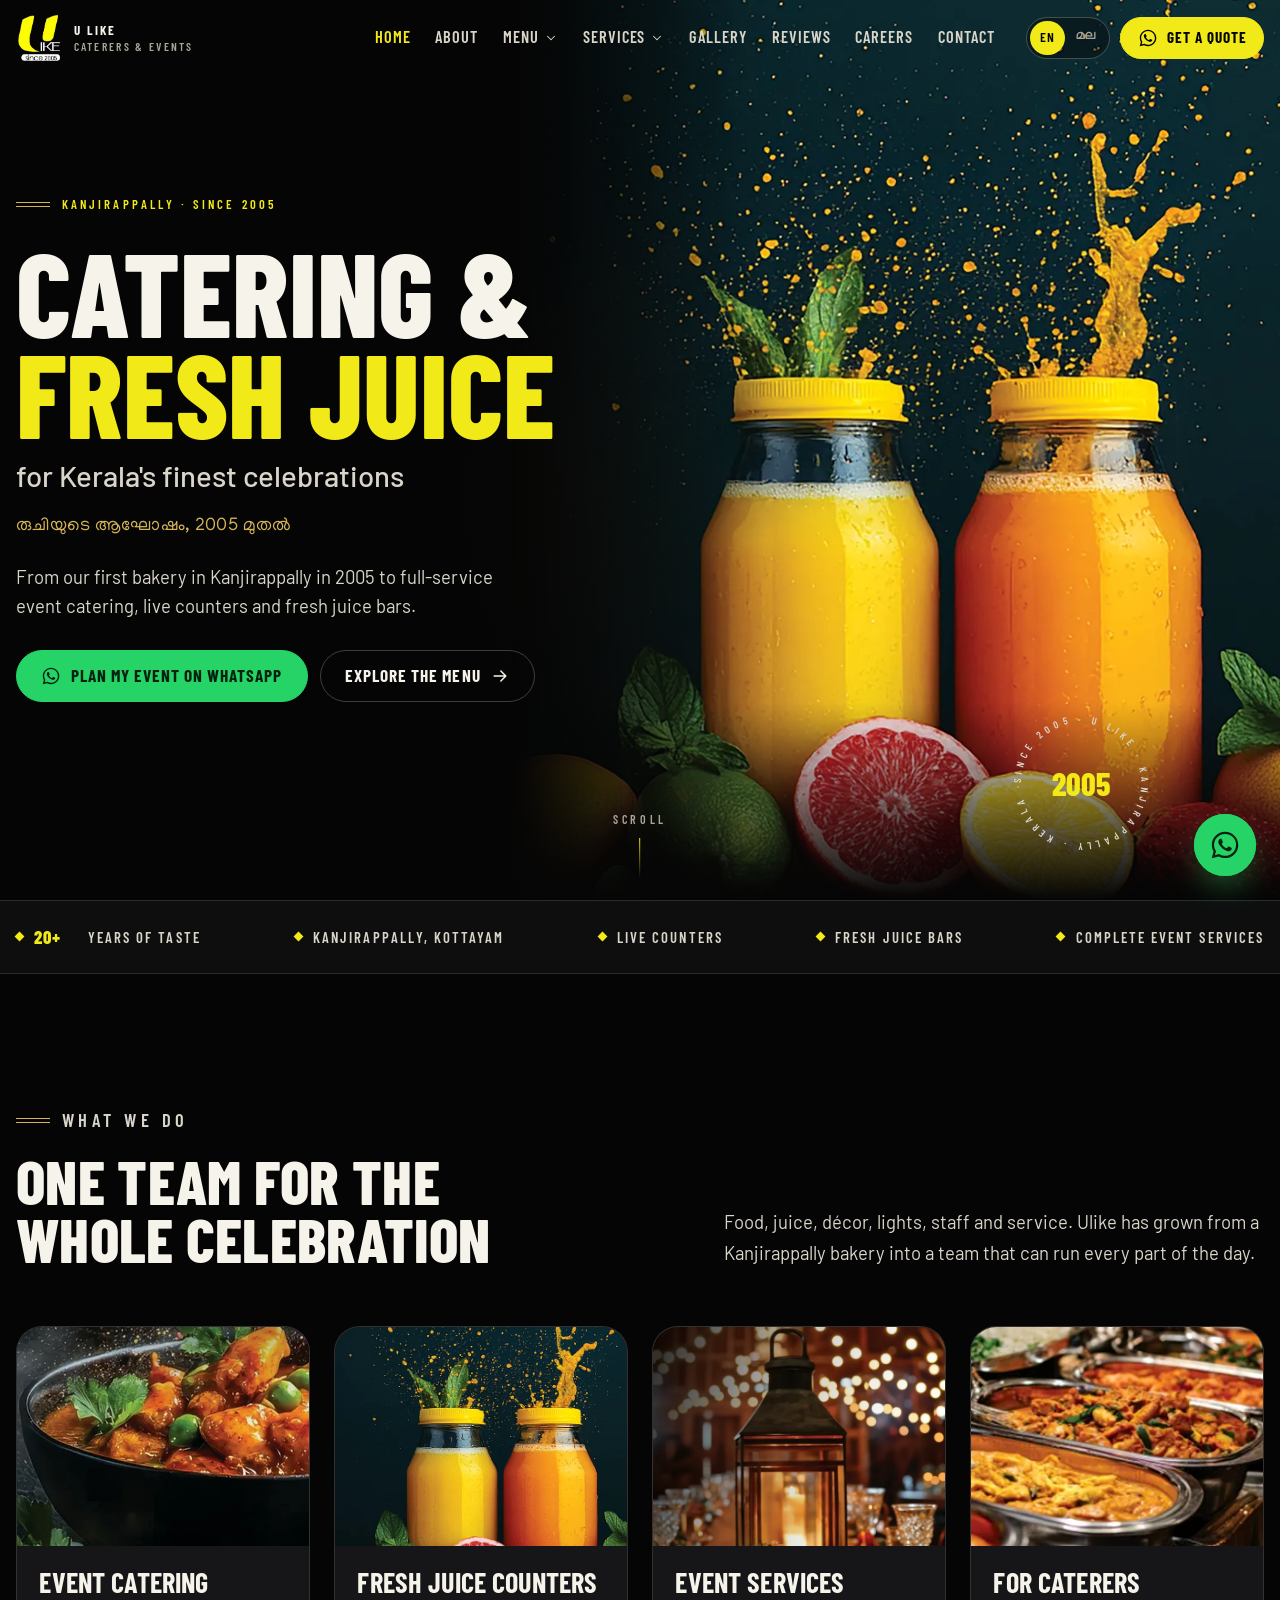
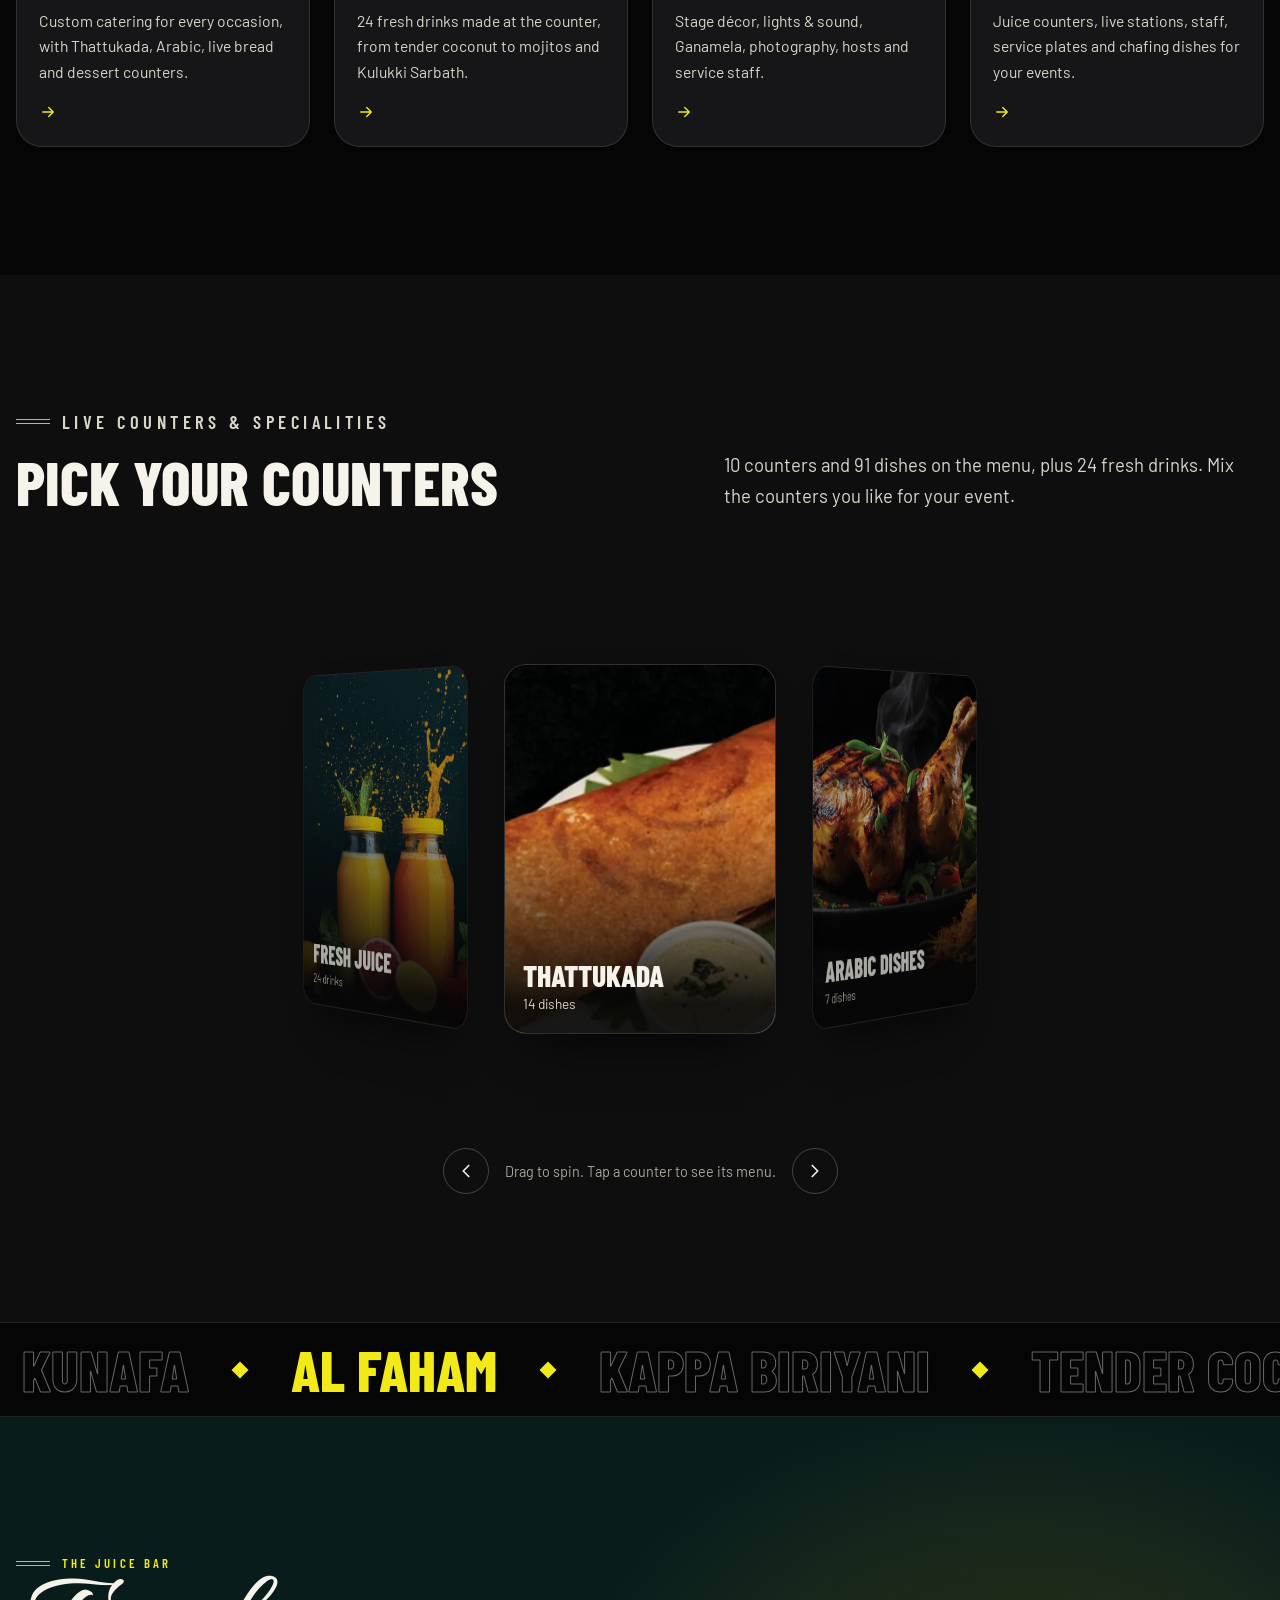
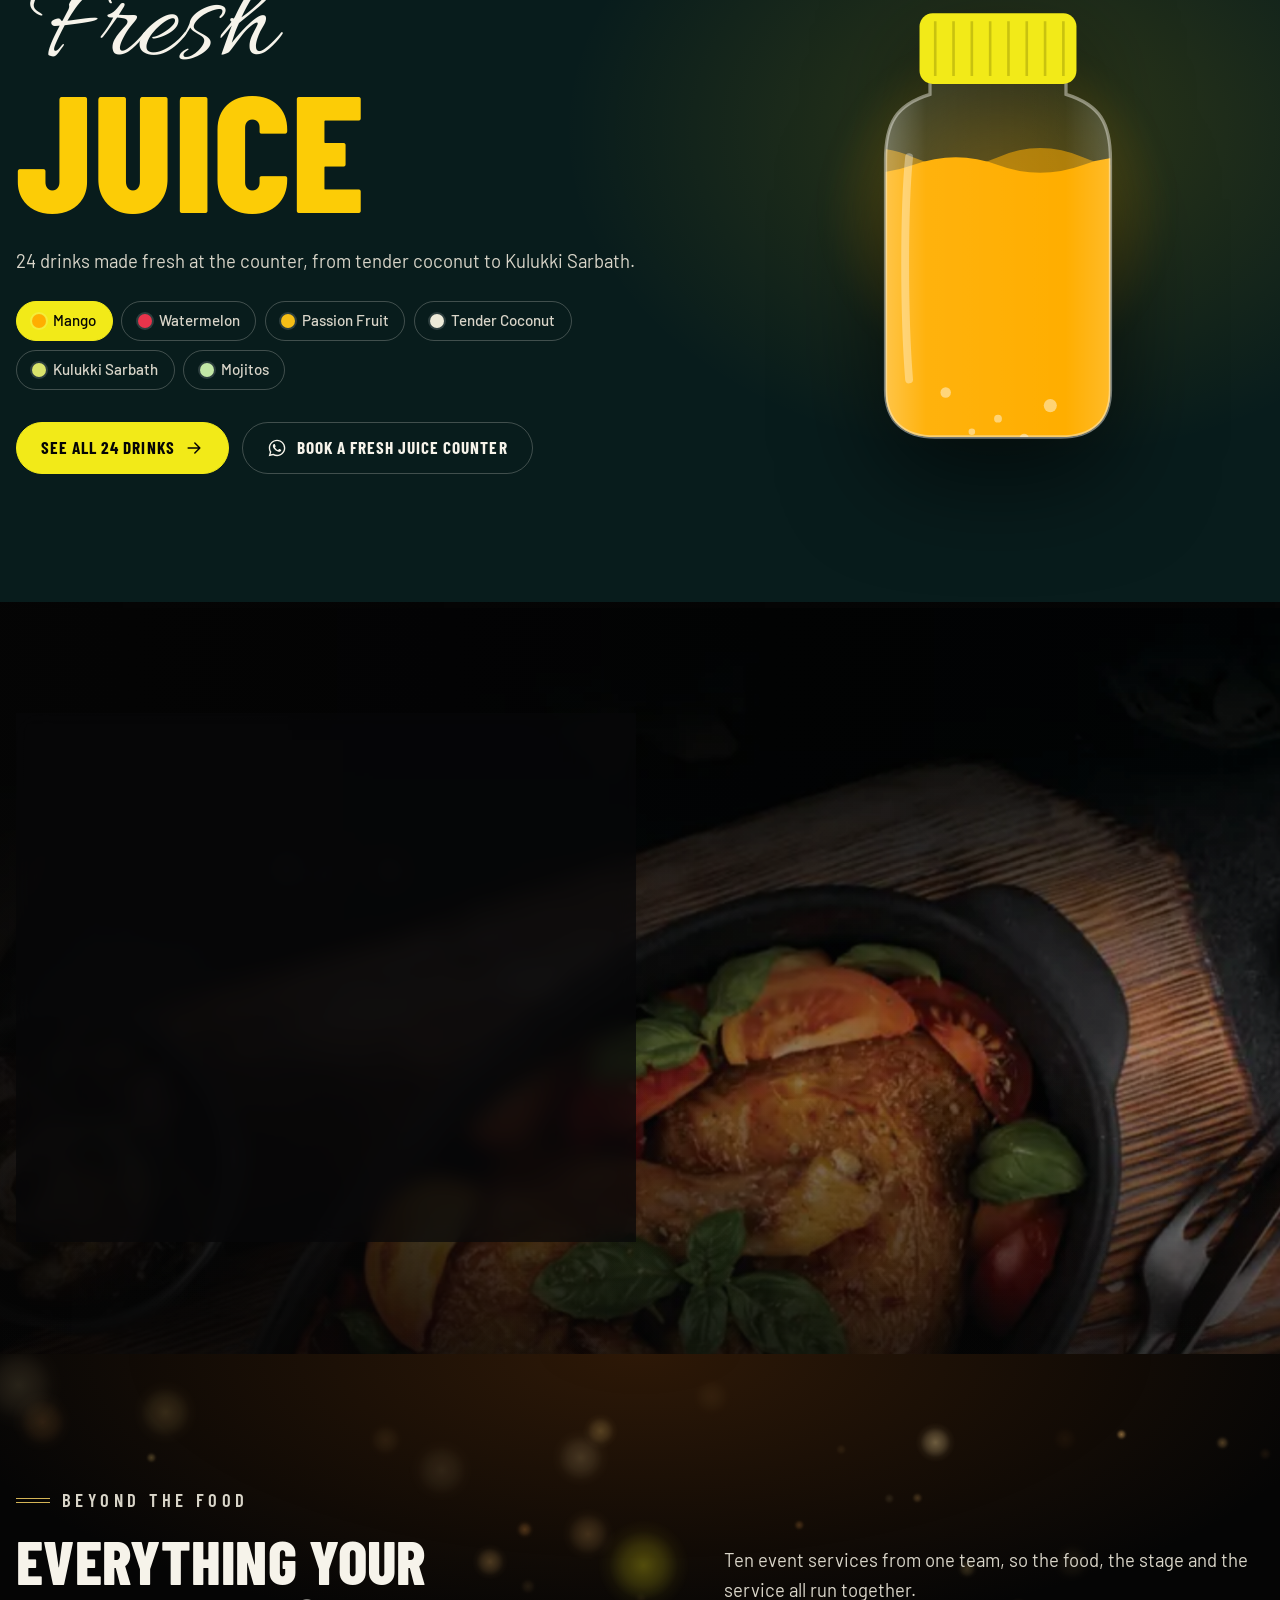
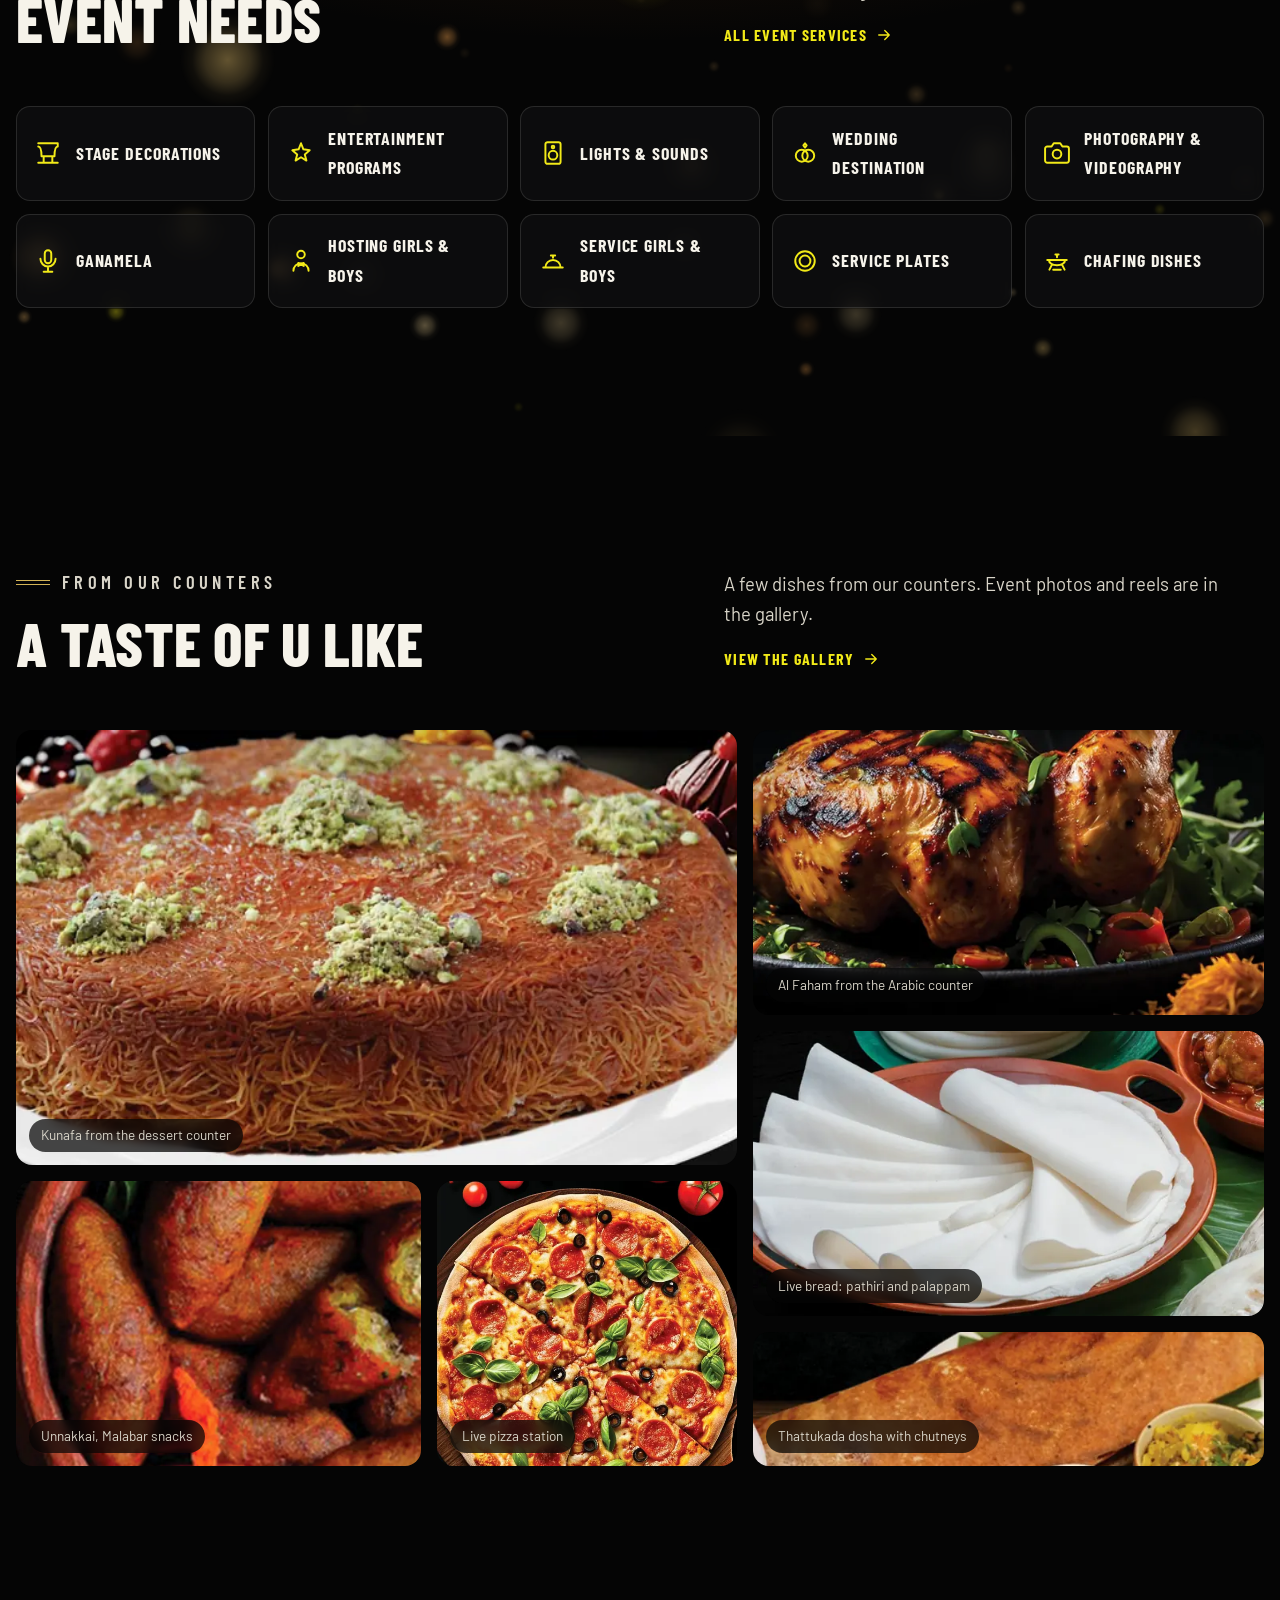
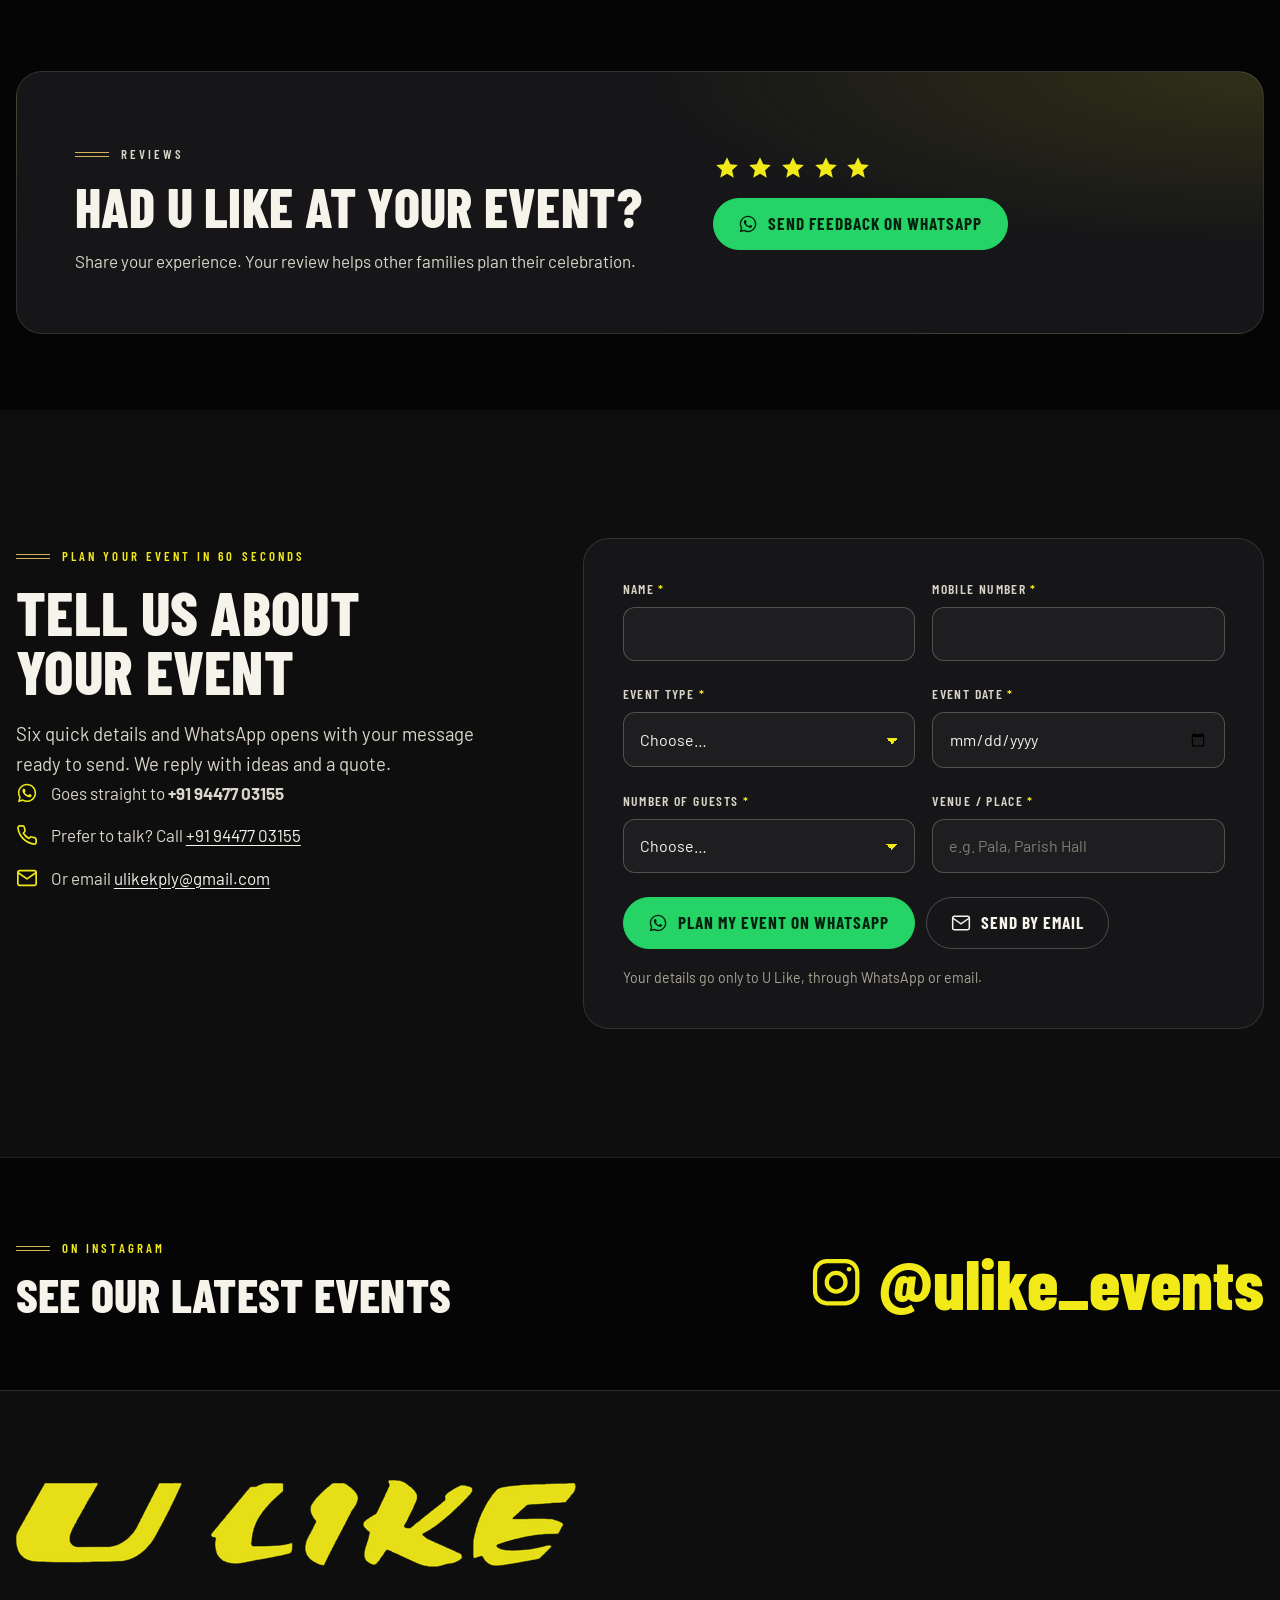
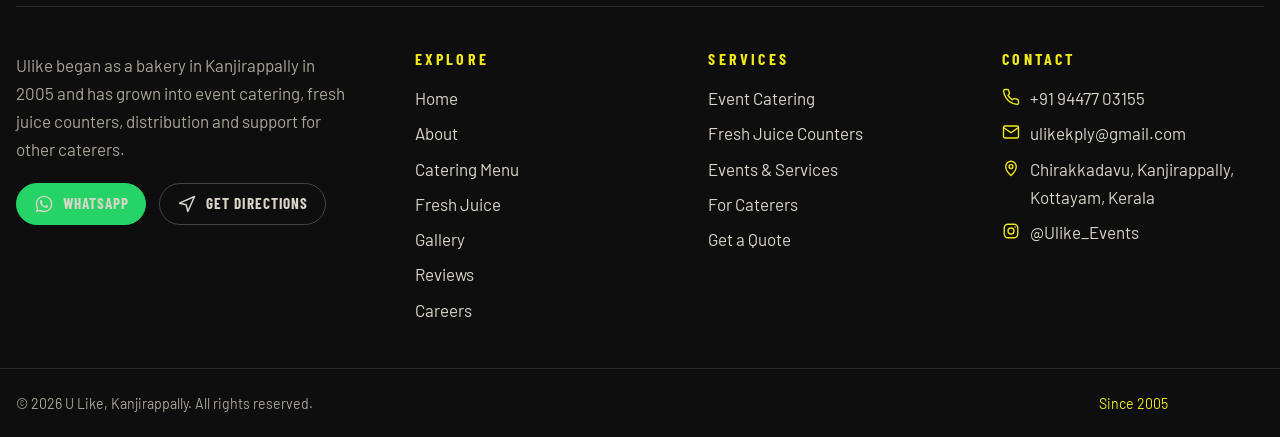
<file: index.html>
<!doctype html>
<html lang="en">
<head>
<meta charset="utf-8">
<meta name="viewport" content="width=device-width, initial-scale=1, viewport-fit=cover">
<title>U Like Caterers & Events | Catering & Fresh Juice in Kanjirappally, Kerala</title>
<meta name="claude:viewport-fit-sides" content="cover">
<meta name="description" content="Event catering, live food counters and fresh juice counters from Kanjirappally, Kerala, since 2005. Plan your wedding or function on WhatsApp.">
<meta name="theme-color" content="#050505">
<meta name="color-scheme" content="dark">

<meta property="og:type" content="website">
<meta property="og:site_name" content="U Like Caterers & Events">
<meta property="og:title" content="U Like Caterers & Events | Catering & Fresh Juice in Kanjirappally, Kerala">
<meta property="og:description" content="Event catering, live food counters and fresh juice counters from Kanjirappally, Kerala, since 2005. Plan your wedding or function on WhatsApp.">
<meta property="og:image" content="assets/img/og/ulike-og.jpg">
<meta property="og:image:width" content="1200"><meta property="og:image:height" content="630">
<meta property="og:locale" content="en_IN">
<meta name="twitter:card" content="summary_large_image">
<meta name="twitter:title" content="U Like Caterers & Events | Catering & Fresh Juice in Kanjirappally, Kerala">
<meta name="twitter:description" content="Event catering, live food counters and fresh juice counters from Kanjirappally, Kerala, since 2005. Plan your wedding or function on WhatsApp.">
<meta name="twitter:image" content="assets/img/og/ulike-og.jpg">
<link rel="icon" href="favicon.ico" sizes="any">
<link rel="icon" type="image/png" sizes="32x32" href="assets/img/icons/favicon-32.png">
<link rel="apple-touch-icon" href="assets/img/icons/apple-touch-icon.png">
<link rel="manifest" href="site.webmanifest">
<link rel="preconnect" href="https://fonts.googleapis.com">
<link rel="preconnect" href="https://fonts.gstatic.com" crossorigin>
<link rel="stylesheet" href="https://fonts.googleapis.com/css2?family=Allura&family=Barlow+Condensed:wght@500;600;700;800&family=Barlow:ital,wght@0,400;0,500;0,600;1,400&family=Kalam:wght@400;700&family=Manjari:wght@400;700&display=swap">
<link rel="stylesheet" href="assets/css/tokens.css">
<link rel="stylesheet" href="assets/css/base.css">
<link rel="stylesheet" href="assets/css/components.css">
<link rel="stylesheet" href="assets/css/pages.css">
<script>(function(){var d=document.documentElement;d.classList.add('js');try{if(localStorage.getItem('ulike-lang')==='ml'){d.lang='ml';}}catch(e){}var rm=window.matchMedia&&matchMedia('(prefers-reduced-motion: reduce)').matches;try{if(!rm&&!localStorage.getItem('ulike-visited')){d.classList.add('show-preloader');}}catch(e){}try{if(!rm&&sessionStorage.getItem('ulike-wipe')==='1'){d.classList.add('wipe-enter');sessionStorage.removeItem('ulike-wipe');}}catch(e){}})();</script>
<script type="importmap">{"imports":{"three":"https://cdn.jsdelivr.net/npm/three@0.160.0/build/three.module.js","three/addons/":"https://cdn.jsdelivr.net/npm/three@0.160.0/examples/jsm/"}}</script>
<script type="application/ld+json">{"@context": "https://schema.org", "@type": "FoodEstablishment", "name": "U Like Caterers & Events", "alternateName": ["U Like", "Ulike", "Ulike Caters and Events"], "description": "Event catering, live food counters and fresh juice counters in Kanjirappally, Kerala, since 2005.", "image": "assets/img/og/ulike-og.jpg", "logo": "assets/img/logo/ulike-logo.png", "telephone": "+919447703155", "email": "ulikekply@gmail.com", "foundingDate": "2005", "servesCuisine": ["Kerala", "Arabic", "Malabar", "Indian"], "address": {"@type": "PostalAddress", "streetAddress": "Chirakkadavu", "addressLocality": "Kanjirappally", "addressRegion": "Kerala", "addressCountry": "IN"}, "geo": {"@type": "GeoCoordinates", "latitude": 9.5262442, "longitude": 76.7750397}, "hasMap": "https://maps.app.goo.gl/ULbawqb2nt8uVe2U7", "sameAs": ["https://www.instagram.com/ulike_events/"]}</script>
</head>
<body class="has-hero" data-page="home">
<div class="preloader" aria-hidden="true"><div class="preloader-inner"><img src="assets/img/logo/ulike-logo.png" width="141" height="152" alt=""><div class="preloader-bar"></div></div></div>

<a class="skip-link" href="#main" data-i18n="nav.skip">Skip to content</a>
<header class="site-header" data-header>
  <div class="wrap wrap--wide header-inner">
    <a class="brand" href="index.html" aria-label="U Like home">
      <img src="assets/img/logo/ulike-logo.png" width="141" height="152" alt="U Like logo, since 2005">
      <span class="brand-text"><b>U Like</b>Caterers &amp; Events</span>
    </a>
    <nav class="main-nav" aria-label="Main"><ul class="nav-list"><li><a class="nav-link" href="index.html" aria-current="page" data-i18n="nav.home">Home</a></li><li><a class="nav-link" href="about.html" data-i18n="nav.about">About</a></li><li class="has-sub"><button class="nav-link" type="button" aria-expanded="false" aria-haspopup="true"><span data-i18n="nav.menu">Menu</span><svg viewBox="0 0 24 24" fill="none" stroke="currentColor" stroke-width="1.8" stroke-linecap="round" stroke-linejoin="round" aria-hidden="true" focusable="false"><path d="M6 9l6 6 6-6"/></svg></button><ul class="sub-menu"><li><a href="menu.html"><span data-i18n="nav.cateringMenu">Catering Menu</span><small data-i18n="nav.cateringMenuSub">All counters and dishes</small></a></li><li><a href="fresh-juice.html"><span data-i18n="nav.freshJuice">Fresh Juice</span><small data-i18n="nav.freshJuiceSub">24 drinks and juice counters</small></a></li></ul></li><li class="has-sub"><button class="nav-link" type="button" aria-expanded="false" aria-haspopup="true"><span data-i18n="nav.services">Services</span><svg viewBox="0 0 24 24" fill="none" stroke="currentColor" stroke-width="1.8" stroke-linecap="round" stroke-linejoin="round" aria-hidden="true" focusable="false"><path d="M6 9l6 6 6-6"/></svg></button><ul class="sub-menu"><li><a href="events.html"><span data-i18n="nav.events">Events & Services</span><small data-i18n="nav.eventsSub">Décor, lights, staff and more</small></a></li><li><a href="for-caterers.html"><span data-i18n="nav.caterers">For Caterers</span><small data-i18n="nav.caterersSub">Partner with Ulike</small></a></li></ul></li><li><a class="nav-link" href="gallery.html" data-i18n="nav.gallery">Gallery</a></li><li><a class="nav-link" href="reviews.html" data-i18n="nav.reviews">Reviews</a></li><li><a class="nav-link" href="careers.html" data-i18n="nav.careers">Careers</a></li><li><a class="nav-link" href="contact.html" data-i18n="nav.contact">Contact</a></li></ul></nav>
    <div class="header-actions">
      <div class="lang-toggle" role="group" aria-label="Language"><button type="button" data-lang="en" aria-pressed="true" lang="en">EN</button><button type="button" data-lang="ml" aria-pressed="false" lang="ml">മല</button></div>
      <a class="btn btn--sm btn-quote" href="https://wa.me/919447703155?text=Hello%20U%20Like%21%20I%27d%20like%20to%20know%20more%20about%20your%20catering%20services." target="_blank" rel="noopener" data-open-quote data-magnetic><svg viewBox="0 0 24 24" aria-hidden="true" focusable="false"><path fill="currentColor" stroke="none" d="M12.04 2C6.58 2 2.13 6.45 2.13 11.91c0 1.75.46 3.45 1.32 4.95L2.05 22l5.25-1.38a9.9 9.9 0 0 0 4.74 1.21h.01c5.46 0 9.91-4.45 9.91-9.91C21.96 6.45 17.5 2 12.04 2zm0 18.15h-.01a8.2 8.2 0 0 1-4.19-1.15l-.3-.18-3.12.82.83-3.04-.2-.31a8.2 8.2 0 0 1-1.26-4.38c0-4.54 3.7-8.24 8.25-8.24 2.2 0 4.27.86 5.83 2.42a8.18 8.18 0 0 1 2.41 5.83c0 4.54-3.7 8.23-8.24 8.23zm4.52-6.16c-.25-.12-1.47-.72-1.69-.81-.23-.08-.39-.12-.56.12-.16.25-.64.81-.78.97-.14.17-.29.19-.54.06-.25-.12-1.05-.39-1.99-1.23-.74-.66-1.23-1.47-1.38-1.72-.14-.25-.02-.38.11-.51.11-.11.25-.29.37-.43.13-.15.17-.25.25-.42.08-.17.04-.31-.02-.43-.06-.12-.56-1.34-.76-1.84-.2-.48-.41-.42-.56-.43h-.48c-.17 0-.43.06-.66.31-.23.25-.86.85-.86 2.07 0 1.22.89 2.4 1.01 2.56.12.17 1.75 2.67 4.23 3.74.59.26 1.05.41 1.41.52.59.19 1.13.16 1.56.1.48-.07 1.47-.6 1.67-1.18.21-.58.21-1.07.14-1.18-.06-.1-.22-.16-.47-.28z"/></svg><span data-i18n="cta.quote">Get a Quote</span></a>
      <button class="menu-toggle" type="button" aria-expanded="false" aria-controls="mobile-menu" data-menu-open><span></span><span class="visually-hidden" data-i18n="nav.open">Open menu</span></button>
    </div>
  </div>
</header>
<div class="mobile-menu" id="mobile-menu" aria-hidden="true" data-mobile-menu>
  <div class="mobile-menu-top">
    <img src="assets/img/logo/ulike-logo.png" width="141" height="152" alt="U Like">
    <button class="icon-btn" type="button" data-menu-close><svg viewBox="0 0 24 24" fill="none" stroke="currentColor" stroke-width="1.8" stroke-linecap="round" stroke-linejoin="round" aria-hidden="true" focusable="false"><path d="M6 6l12 12M18 6L6 18"/></svg><span class="visually-hidden" data-i18n="nav.close">Close menu</span></button>
  </div>
  <ul class="mobile-nav"><li><a href="index.html" aria-current="page"><span data-i18n="nav.home">Home</span></a></li><li><a href="about.html"><span data-i18n="nav.about">About</span></a></li><li><a href="menu.html"><span data-i18n="nav.cateringMenu">Catering Menu</span><small data-i18n="nav.cateringMenuSub">All counters and dishes</small></a></li><li><a href="fresh-juice.html"><span data-i18n="nav.freshJuice">Fresh Juice</span><small data-i18n="nav.freshJuiceSub">24 drinks and juice counters</small></a></li><li><a href="events.html"><span data-i18n="nav.events">Events & Services</span><small data-i18n="nav.eventsSub">Décor, lights, staff and more</small></a></li><li><a href="for-caterers.html"><span data-i18n="nav.caterers">For Caterers</span><small data-i18n="nav.caterersSub">Partner with Ulike</small></a></li><li><a href="gallery.html"><span data-i18n="nav.gallery">Gallery</span></a></li><li><a href="reviews.html"><span data-i18n="nav.reviews">Reviews</span></a></li><li><a href="careers.html"><span data-i18n="nav.careers">Careers</span></a></li><li><a href="contact.html"><span data-i18n="nav.contact">Contact</span></a></li></ul>
  <div class="mobile-menu-foot">
    <div class="lang-toggle" role="group" aria-label="Language"><button type="button" data-lang="en" aria-pressed="true" lang="en">EN</button><button type="button" data-lang="ml" aria-pressed="false" lang="ml">മല</button></div>
    <a class="btn btn--wa btn--block" href="https://wa.me/919447703155?text=Hello%20U%20Like%21%20I%27d%20like%20to%20know%20more%20about%20your%20catering%20services." target="_blank" rel="noopener" data-open-quote><svg viewBox="0 0 24 24" aria-hidden="true" focusable="false"><path fill="currentColor" stroke="none" d="M12.04 2C6.58 2 2.13 6.45 2.13 11.91c0 1.75.46 3.45 1.32 4.95L2.05 22l5.25-1.38a9.9 9.9 0 0 0 4.74 1.21h.01c5.46 0 9.91-4.45 9.91-9.91C21.96 6.45 17.5 2 12.04 2zm0 18.15h-.01a8.2 8.2 0 0 1-4.19-1.15l-.3-.18-3.12.82.83-3.04-.2-.31a8.2 8.2 0 0 1-1.26-4.38c0-4.54 3.7-8.24 8.25-8.24 2.2 0 4.27.86 5.83 2.42a8.18 8.18 0 0 1 2.41 5.83c0 4.54-3.7 8.23-8.24 8.23zm4.52-6.16c-.25-.12-1.47-.72-1.69-.81-.23-.08-.39-.12-.56.12-.16.25-.64.81-.78.97-.14.17-.29.19-.54.06-.25-.12-1.05-.39-1.99-1.23-.74-.66-1.23-1.47-1.38-1.72-.14-.25-.02-.38.11-.51.11-.11.25-.29.37-.43.13-.15.17-.25.25-.42.08-.17.04-.31-.02-.43-.06-.12-.56-1.34-.76-1.84-.2-.48-.41-.42-.56-.43h-.48c-.17 0-.43.06-.66.31-.23.25-.86.85-.86 2.07 0 1.22.89 2.4 1.01 2.56.12.17 1.75 2.67 4.23 3.74.59.26 1.05.41 1.41.52.59.19 1.13.16 1.56.1.48-.07 1.47-.6 1.67-1.18.21-.58.21-1.07.14-1.18-.06-.1-.22-.16-.47-.28z"/></svg><span data-i18n="cta.quote">Get a Quote</span></a>
    <p class="contact-lines"><a href="tel:+919447703155" data-cfg="phone1">+91 94477 03155</a><br><a href="mailto:ulikekply@gmail.com" data-cfg="email">ulikekply@gmail.com</a></p>
  </div>
</div>
<main id="main" tabindex="-1">

<section class="hero" data-hero>
  <div class="hero-poster"><img src="assets/img/juice/juice-bottles-1000.webp" srcset="assets/img/juice/juice-bottles-640.webp 640w, assets/img/juice/juice-bottles-1000.webp 1000w, assets/img/juice/juice-bottles-1320.webp 1320w" sizes="(max-width: 820px) 100vw, 55vw" width="1320" height="1660" alt="Two bottles of fresh mango and orange juice with citrus fruit" decoding="async" loading="eager" fetchpriority="high"></div>
  <div class="hero-gl"><canvas class="hero-canvas" data-hero-canvas aria-hidden="true"></canvas></div>
  <div class="hero-shade" aria-hidden="true"></div>
  <div class="wrap wrap--wide hero-inner">
    <div class="hero-copy">
      <p class="eyebrow" data-i18n="home.eyebrow">Kanjirappally · Since 2005</p>
      <h1 class="hero-title"><span class="l1" data-i18n="home.h1a">Catering &</span> <span class="l2" data-i18n="home.h1b">Fresh Juice</span> <span class="l3" data-i18n="home.h1c">for Kerala's finest celebrations</span></h1>
      <p class="hero-ml" lang="ml">രുചിയുടെ ആഘോഷം, 2005 മുതൽ</p>
      <p class="lead hero-lead" data-i18n="home.sub">From our first bakery in Kanjirappally in 2005 to full-service event catering, live counters and fresh juice bars.</p>
      <div class="btn-row">
        <a class="btn btn--wa" href="https://wa.me/919447703155?text=Hello%20U%20Like%21%20I%27d%20like%20to%20know%20more%20about%20your%20catering%20services." target="_blank" rel="noopener" data-open-quote data-magnetic ><svg viewBox="0 0 24 24" aria-hidden="true" focusable="false"><path fill="currentColor" stroke="none" d="M12.04 2C6.58 2 2.13 6.45 2.13 11.91c0 1.75.46 3.45 1.32 4.95L2.05 22l5.25-1.38a9.9 9.9 0 0 0 4.74 1.21h.01c5.46 0 9.91-4.45 9.91-9.91C21.96 6.45 17.5 2 12.04 2zm0 18.15h-.01a8.2 8.2 0 0 1-4.19-1.15l-.3-.18-3.12.82.83-3.04-.2-.31a8.2 8.2 0 0 1-1.26-4.38c0-4.54 3.7-8.24 8.25-8.24 2.2 0 4.27.86 5.83 2.42a8.18 8.18 0 0 1 2.41 5.83c0 4.54-3.7 8.23-8.24 8.23zm4.52-6.16c-.25-.12-1.47-.72-1.69-.81-.23-.08-.39-.12-.56.12-.16.25-.64.81-.78.97-.14.17-.29.19-.54.06-.25-.12-1.05-.39-1.99-1.23-.74-.66-1.23-1.47-1.38-1.72-.14-.25-.02-.38.11-.51.11-.11.25-.29.37-.43.13-.15.17-.25.25-.42.08-.17.04-.31-.02-.43-.06-.12-.56-1.34-.76-1.84-.2-.48-.41-.42-.56-.43h-.48c-.17 0-.43.06-.66.31-.23.25-.86.85-.86 2.07 0 1.22.89 2.4 1.01 2.56.12.17 1.75 2.67 4.23 3.74.59.26 1.05.41 1.41.52.59.19 1.13.16 1.56.1.48-.07 1.47-.6 1.67-1.18.21-.58.21-1.07.14-1.18-.06-.1-.22-.16-.47-.28z"/></svg><span data-i18n="cta.planWa">Plan My Event on WhatsApp</span></a>
        <a class="btn btn--ghost" href="menu.html" data-magnetic><span data-i18n="cta.exploreMenu">Explore the Menu</span><svg viewBox="0 0 24 24" fill="none" stroke="currentColor" stroke-width="1.8" stroke-linecap="round" stroke-linejoin="round" aria-hidden="true" focusable="false"><path d="M5 12h14M13 6l6 6-6 6"/></svg></a>
      </div>
    </div>
  </div>
  <div class="hero-badge" aria-hidden="true">
    <svg viewBox="0 0 200 200"><defs><path id="badge-circle" d="M100,100 m-80,0 a80,80 0 1,1 160,0 a80,80 0 1,1 -160,0"/></defs>
    <text><textPath href="#badge-circle" textLength="500">SINCE 2005 · U LIKE · KANJIRAPPALLY · KERALA ·</textPath></text></svg>
    <span>2005</span>
  </div>
  <a class="hero-scroll" href="#what"><span data-i18n="home.scroll">Scroll</span><i aria-hidden="true"></i></a>
</section>

<section class="trust" aria-label="At a glance">
  <ul class="wrap wrap--wide trust-list" data-trust>
    <li><b data-years>20+</b>&nbsp;<span data-i18n="trust.years">years of taste</span></li>
    <li data-i18n="trust.place">Kanjirappally, Kottayam</li>
    <li data-i18n="trust.live">Live Counters</li>
    <li data-i18n="trust.juice">Fresh Juice Bars</li>
    <li data-i18n="trust.events">Complete Event Services</li>
  </ul>
</section>

<section class="section" id="what">
  <div class="wrap wrap--wide">
    <div class="section-head section-head--split">
      <div><p class="eyebrow" data-i18n="home.what.eyebrow">What we do</p><h2 data-i18n="home.what.title" style="margin-top:1rem">One team for the whole celebration</h2></div>
      <p>Food, juice, décor, lights, staff and service. Ulike has grown from a Kanjirappally bakery into a team that can run every part of the day.</p>
    </div>
    <div class="grid grid-4">
      <a class="card rv" href="menu.html" data-tilt>
        <div class="card-media"><img src="assets/img/menu/curry-bowl-640.webp" srcset="assets/img/menu/curry-bowl-480.webp 480w, assets/img/menu/curry-bowl-640.webp 640w" sizes="(max-width: 600px) 100vw, (max-width: 1100px) 50vw, 25vw" width="640" height="748" alt="Chicken curry in a black bowl" decoding="async" loading="lazy"></div>
        <div class="card-body"><h3 data-i18n="card.catering">Event Catering</h3><p>Custom catering for every occasion, with Thattukada, Arabic, live bread and dessert counters.</p><span class="link-arrow" aria-hidden="true"><svg viewBox="0 0 24 24" fill="none" stroke="currentColor" stroke-width="1.8" stroke-linecap="round" stroke-linejoin="round" aria-hidden="true" focusable="false"><path d="M5 12h14M13 6l6 6-6 6"/></svg></span></div>
      </a>
      <a class="card rv" href="fresh-juice.html" data-tilt>
        <div class="card-media"><img src="assets/img/juice/juice-bottles-1000.webp" srcset="assets/img/juice/juice-bottles-640.webp 640w, assets/img/juice/juice-bottles-1000.webp 1000w, assets/img/juice/juice-bottles-1320.webp 1320w" sizes="(max-width: 600px) 100vw, (max-width: 1100px) 50vw, 25vw" width="1320" height="1660" alt="Fresh mango and orange juice bottles" decoding="async" loading="lazy"></div>
        <div class="card-body"><h3 data-i18n="card.juice">Fresh Juice Counters</h3><p>24 fresh drinks made at the counter, from tender coconut to mojitos and Kulukki Sarbath.</p><span class="link-arrow" aria-hidden="true"><svg viewBox="0 0 24 24" fill="none" stroke="currentColor" stroke-width="1.8" stroke-linecap="round" stroke-linejoin="round" aria-hidden="true" focusable="false"><path d="M5 12h14M13 6l6 6-6 6"/></svg></span></div>
      </a>
      <a class="card rv" href="events.html" data-tilt>
        <div class="card-media"><img src="assets/img/events/events-lantern-980.webp" srcset="assets/img/events/events-lantern-600.webp 600w, assets/img/events/events-lantern-980.webp 980w" sizes="(max-width: 600px) 100vw, (max-width: 1100px) 50vw, 25vw" width="980" height="1748" alt="Candle-lit event table under fairy lights" decoding="async" loading="lazy"></div>
        <div class="card-body"><h3 data-i18n="card.events">Event Services</h3><p>Stage décor, lights & sound, Ganamela, photography, hosts and service staff.</p><span class="link-arrow" aria-hidden="true"><svg viewBox="0 0 24 24" fill="none" stroke="currentColor" stroke-width="1.8" stroke-linecap="round" stroke-linejoin="round" aria-hidden="true" focusable="false"><path d="M5 12h14M13 6l6 6-6 6"/></svg></span></div>
      </a>
      <a class="card rv" href="for-caterers.html" data-tilt>
        <div class="card-media"><img src="assets/img/events/events-buffet-268.webp" srcset="assets/img/events/events-buffet-268.webp 268w" sizes="(max-width: 600px) 100vw, (max-width: 1100px) 50vw, 25vw" width="268" height="267" alt="Buffet chafing dishes filled with curries" decoding="async" loading="lazy"></div>
        <div class="card-body"><h3 data-i18n="card.caterers">For Caterers</h3><p>Juice counters, live stations, staff, service plates and chafing dishes for your events.</p><span class="link-arrow" aria-hidden="true"><svg viewBox="0 0 24 24" fill="none" stroke="currentColor" stroke-width="1.8" stroke-linecap="round" stroke-linejoin="round" aria-hidden="true" focusable="false"><path d="M5 12h14M13 6l6 6-6 6"/></svg></span></div>
      </a></div>
  </div>
</section>

<section class="section section--charcoal counters-section">
  <div class="wrap wrap--wide">
    <div class="section-head section-head--split">
      <div><p class="eyebrow" data-i18n="home.counters.eyebrow">Live counters & specialities</p><h2 data-i18n="home.counters.title" style="margin-top:1rem">Pick your counters</h2></div>
      <p>10 counters and 91 dishes on the menu, plus 24 fresh drinks. Mix the counters you like for your event.</p>
    </div>
  </div>
  <div class="ring-stage" data-ring aria-roledescription="carousel" aria-label="Live counters and specialities">
    <div class="ring"><a class="ring-card" href="menu.html#thattukada" draggable="false"><img src="assets/img/menu/thattukada-dosa-1240.webp" srcset="assets/img/menu/thattukada-dosa-640.webp 640w, assets/img/menu/thattukada-dosa-1240.webp 1240w" sizes="280px" width="1240" height="818" alt="Crispy dosha with chutneys" decoding="async" loading="lazy"><span class="ring-card-label"><strong>Thattukada</strong><span>14 dishes</span></span></a><a class="ring-card" href="menu.html#arabic" draggable="false"><img src="assets/img/menu/arabic-alfaham-1200.webp" srcset="assets/img/menu/arabic-alfaham-640.webp 640w, assets/img/menu/arabic-alfaham-1200.webp 1200w" sizes="280px" width="1200" height="1306" alt="Grilled Al Faham chicken" decoding="async" loading="lazy"><span class="ring-card-label"><strong>Arabic Dishes</strong><span>7 dishes</span></span></a><a class="ring-card" href="menu.html#live-bread" draggable="false"><img src="assets/img/menu/live-bread-1240.webp" srcset="assets/img/menu/live-bread-640.webp 640w, assets/img/menu/live-bread-1240.webp 1240w" sizes="280px" width="1240" height="1304" alt="Pathiri and palappam on a banana leaf" decoding="async" loading="lazy"><span class="ring-card-label"><strong>Live Bread</strong><span>18 dishes</span></span></a><a class="ring-card" href="menu.html#live-stations" draggable="false"><img src="assets/img/menu/pizza-1100.webp" srcset="assets/img/menu/pizza-560.webp 560w, assets/img/menu/pizza-1100.webp 1100w" sizes="280px" width="1100" height="1748" alt="Pizza from the live station" decoding="async" loading="lazy"><span class="ring-card-label"><strong>Live Food Stations</strong><span>9 dishes</span></span></a><a class="ring-card" href="menu.html#starters" draggable="false"><img src="assets/img/menu/starters-samosa-1340.webp" srcset="assets/img/menu/starters-samosa-640.webp 640w, assets/img/menu/starters-samosa-1340.webp 1340w" sizes="280px" width="1340" height="798" alt="Samosas on a plate" decoding="async" loading="lazy"><span class="ring-card-label"><strong>Starters</strong><span>10+ dishes</span></span></a><a class="ring-card" href="menu.html#malabar" draggable="false"><img src="assets/img/menu/malabar-unnakkai-860.webp" srcset="assets/img/menu/malabar-unnakkai-480.webp 480w, assets/img/menu/malabar-unnakkai-860.webp 860w" sizes="280px" width="860" height="1370" alt="Unnakkai in a clay bowl" decoding="async" loading="lazy"><span class="ring-card-label"><strong>Malabar Snacks</strong><span>8 dishes</span></span></a><a class="ring-card" href="menu.html#desserts" draggable="false"><img src="assets/img/menu/desserts-kunafa-1400.webp" srcset="assets/img/menu/desserts-kunafa-800.webp 800w, assets/img/menu/desserts-kunafa-1400.webp 1400w, assets/img/menu/desserts-kunafa-2000.webp 2000w" sizes="280px" width="2000" height="868" alt="Kunafa topped with pistachio" decoding="async" loading="lazy"><span class="ring-card-label"><strong>Desserts</strong><span>9 desserts + 5 cakes</span></span></a><a class="ring-card" href="menu.html#tea" draggable="false"><img src="assets/img/menu/tea-cup-920.webp" srcset="assets/img/menu/tea-cup-480.webp 480w, assets/img/menu/tea-cup-920.webp 920w" sizes="280px" width="920" height="1568" alt="A steaming cup of tea" decoding="async" loading="lazy"><span class="ring-card-label"><strong>Tea Counters</strong><span>3 teas</span></span></a><a class="ring-card" href="fresh-juice.html" draggable="false"><img src="assets/img/juice/juice-bottles-1000.webp" srcset="assets/img/juice/juice-bottles-640.webp 640w, assets/img/juice/juice-bottles-1000.webp 1000w, assets/img/juice/juice-bottles-1320.webp 1320w" sizes="280px" width="1320" height="1660" alt="Bottles of fresh juice" decoding="async" loading="lazy"><span class="ring-card-label"><strong>Fresh Juice</strong><span>24 drinks</span></span></a></div>
  </div>
  <div class="wrap ring-hint">
    <button class="icon-btn" type="button" data-ring-prev><svg viewBox="0 0 24 24" fill="none" stroke="currentColor" stroke-width="1.8" stroke-linecap="round" stroke-linejoin="round" aria-hidden="true" focusable="false"><path d="M15 18l-6-6 6-6"/></svg><span class="visually-hidden" data-i18n="home.counters.prev">Previous counter</span></button>
    <span data-i18n="home.counters.hint">Drag to spin. Tap a counter to see its menu.</span>
    <button class="icon-btn" type="button" data-ring-next><svg viewBox="0 0 24 24" fill="none" stroke="currentColor" stroke-width="1.8" stroke-linecap="round" stroke-linejoin="round" aria-hidden="true" focusable="false"><path d="M9 18l6-6-6-6"/></svg><span class="visually-hidden" data-i18n="home.counters.next">Next counter</span></button>
  </div>
</section>

<div class="marquee" aria-hidden="true"><div class="marquee-track"><span>Kunafa</span><span>Al Faham</span><span>Kappa Biriyani</span><span>Tender Coconut</span><span>Ghee Roast</span><span>Unnakkai</span><span>Kulukki Sarbath</span><span>Palappam</span><span>Shawarma</span><span>Falooda</span><span>Momos</span><span>Samavar Tea</span><span>Kunafa</span><span>Al Faham</span><span>Kappa Biriyani</span><span>Tender Coconut</span><span>Ghee Roast</span><span>Unnakkai</span><span>Kulukki Sarbath</span><span>Palappam</span><span>Shawarma</span><span>Falooda</span><span>Momos</span><span>Samavar Tea</span></div></div>

<section class="section juice-band">
  <div class="wrap wrap--wide juice-band-grid">
    <div class="juice-band-copy">
      <p class="eyebrow" data-i18n="home.juice.eyebrow">The juice bar</p>
      <h2 class="juice-word"><span class="script">Fresh</span><span class="display">Juice</span></h2>
      <p class="lead" data-i18n="home.juice.lead">24 drinks made fresh at the counter, from tender coconut to Kulukki Sarbath.</p>
      <div class="chip-row juice-picks" role="group" aria-label="Featured drinks" data-juice-picks><button class="chip" type="button" data-liquid="#FFAE00" aria-pressed="true"><i class="swatch" style="--c:#FFAE00"></i>Mango</button><button class="chip" type="button" data-liquid="#E8344B" aria-pressed="false"><i class="swatch" style="--c:#E8344B"></i>Watermelon</button><button class="chip" type="button" data-liquid="#F5BE16" aria-pressed="false"><i class="swatch" style="--c:#F5BE16"></i>Passion Fruit</button><button class="chip" type="button" data-liquid="#EDEAD8" aria-pressed="false"><i class="swatch" style="--c:#EDEAD8"></i>Tender Coconut</button><button class="chip" type="button" data-liquid="#D9E36B" aria-pressed="false"><i class="swatch" style="--c:#D9E36B"></i>Kulukki Sarbath</button><button class="chip" type="button" data-liquid="#C3E8A6" aria-pressed="false"><i class="swatch" style="--c:#C3E8A6"></i>Mojitos</button></div>
      <div class="btn-row">
        <a class="btn" href="fresh-juice.html" data-magnetic><span data-i18n="cta.seeAllJuice">See all 24 drinks</span><svg viewBox="0 0 24 24" fill="none" stroke="currentColor" stroke-width="1.8" stroke-linecap="round" stroke-linejoin="round" aria-hidden="true" focusable="false"><path d="M5 12h14M13 6l6 6-6 6"/></svg></a>
        <a class="btn btn--ghost" href="https://wa.me/919447703155?text=Hello%20U%20Like%21%20I%27d%20like%20to%20know%20more%20about%20your%20catering%20services." target="_blank" rel="noopener" data-open-quote data-services="Fresh juice counter" data-magnetic ><svg viewBox="0 0 24 24" aria-hidden="true" focusable="false"><path fill="currentColor" stroke="none" d="M12.04 2C6.58 2 2.13 6.45 2.13 11.91c0 1.75.46 3.45 1.32 4.95L2.05 22l5.25-1.38a9.9 9.9 0 0 0 4.74 1.21h.01c5.46 0 9.91-4.45 9.91-9.91C21.96 6.45 17.5 2 12.04 2zm0 18.15h-.01a8.2 8.2 0 0 1-4.19-1.15l-.3-.18-3.12.82.83-3.04-.2-.31a8.2 8.2 0 0 1-1.26-4.38c0-4.54 3.7-8.24 8.25-8.24 2.2 0 4.27.86 5.83 2.42a8.18 8.18 0 0 1 2.41 5.83c0 4.54-3.7 8.23-8.24 8.23zm4.52-6.16c-.25-.12-1.47-.72-1.69-.81-.23-.08-.39-.12-.56.12-.16.25-.64.81-.78.97-.14.17-.29.19-.54.06-.25-.12-1.05-.39-1.99-1.23-.74-.66-1.23-1.47-1.38-1.72-.14-.25-.02-.38.11-.51.11-.11.25-.29.37-.43.13-.15.17-.25.25-.42.08-.17.04-.31-.02-.43-.06-.12-.56-1.34-.76-1.84-.2-.48-.41-.42-.56-.43h-.48c-.17 0-.43.06-.66.31-.23.25-.86.85-.86 2.07 0 1.22.89 2.4 1.01 2.56.12.17 1.75 2.67 4.23 3.74.59.26 1.05.41 1.41.52.59.19 1.13.16 1.56.1.48-.07 1.47-.6 1.67-1.18.21-.58.21-1.07.14-1.18-.06-.1-.22-.16-.47-.28z"/></svg><span data-i18n="cta.bookJuice">Book a Fresh Juice Counter</span></a>
      </div>
    </div>
    <div class="juice-band-visual" data-juice-bottle style="--liquid:#FFAE00">
      <svg class="bottle-svg" viewBox="0 0 260 380" role="img" aria-label="Animated juice bottle">
  <defs>
    <clipPath id="bottle-clip"><path d="M78 92h104v10c26 8 34 22 34 50v176c0 24-14 36-38 36H82c-24 0-38-12-38-36V152c0-28 8-42 34-50z"/></clipPath>
    <linearGradient id="glass-shine" x1="0" x2="1"><stop offset="0" stop-color="#fff" stop-opacity=".28"/><stop offset=".18" stop-color="#fff" stop-opacity=".05"/><stop offset=".8" stop-color="#fff" stop-opacity="0"/><stop offset="1" stop-color="#fff" stop-opacity=".16"/></linearGradient>
  </defs>
  <g clip-path="url(#bottle-clip)">
    <rect x="30" y="80" width="200" height="300" fill="rgba(255,255,255,.04)"/>
    <g class="liquid">
      <path class="wave wave-back" d="M0 150 q32 -14 65 0 t65 0 t65 0 t65 0 t65 0 t65 0 t65 0 t65 0 V380 H0z"/>
      <path class="wave wave-front" d="M0 156 q32 12 65 0 t65 0 t65 0 t65 0 t65 0 t65 0 t65 0 t65 0 V380 H0z"/>
    </g>
    <g class="bubbles"><circle cx="90" cy="330" r="4"/><circle cx="130" cy="350" r="3"/><circle cx="170" cy="340" r="5"/><circle cx="110" cy="360" r="2.5"/><circle cx="150" cy="365" r="3.5"/></g>
  </g>
  <path d="M78 92h104v10c26 8 34 22 34 50v176c0 24-14 36-38 36H82c-24 0-38-12-38-36V152c0-28 8-42 34-50z" fill="url(#glass-shine)" stroke="rgba(246,243,234,.45)" stroke-width="2.5"/>
  <rect x="70" y="40" width="120" height="54" rx="10" fill="#F2EA18"/>
  <path d="M82 46v42M96 46v42M110 46v42M124 46v42M138 46v42M152 46v42M166 46v42M180 46v42" stroke="#C9C210" stroke-width="2"/>
  <path d="M62 150c-4 40-4 120 0 170" stroke="#fff" stroke-opacity=".35" stroke-width="6" stroke-linecap="round" fill="none"/>
</svg>
    </div>
  </div>
</section>

<section class="quality">
  <div class="quality-media" data-parallax><img src="assets/img/menu/chicken-platter-1400.webp" srcset="assets/img/menu/chicken-platter-800.webp 800w, assets/img/menu/chicken-platter-1400.webp 1400w, assets/img/menu/chicken-platter-2000.webp 2000w" sizes="100vw" width="2000" height="684" alt="Roast chicken, salad and sides on a dark table" decoding="async" loading="lazy"></div>
  <div class="wrap wrap--wide quality-inner">
    <div class="quality-card rv">
      <p class="eyebrow" data-i18n="home.quality.eyebrow">Our promise</p>
      <h2 data-i18n="home.quality.title">Quality is never an accident</h2>
      <p>At Ulike, we believe that true quality is the result of careful planning, dedicated effort, and unwavering commitment. It’s not something we leave to chance; rather, it’s a deliberate choice we make every day. Our extensive experience in the bakery and catering industry allows us to refine our processes and ensure that every product and service we offer meets the highest standards. From selecting the finest ingredients to meticulous attention to detail in our catering services, our commitment to quality is the cornerstone of everything we do.</p>
      <a class="link-arrow" href="about.html"><span data-i18n="cta.ourStory">Our story</span><svg viewBox="0 0 24 24" fill="none" stroke="currentColor" stroke-width="1.8" stroke-linecap="round" stroke-linejoin="round" aria-hidden="true" focusable="false"><path d="M5 12h14M13 6l6 6-6 6"/></svg></a>
    </div>
  </div>
</section>

<section class="section events-teaser">
  <canvas class="bokeh" data-bokeh aria-hidden="true"></canvas>
  <div class="wrap wrap--wide">
    <div class="section-head section-head--split">
      <div><p class="eyebrow" data-i18n="home.events.eyebrow">Beyond the food</p><h2 data-i18n="home.events.title" style="margin-top:1rem">Everything your event needs</h2></div>
      <div style="display:grid;gap:1rem;justify-items:start"><p>Ten event services from one team, so the food, the stage and the service all run together.</p>
      <a class="link-arrow" href="events.html"><span data-i18n="cta.allServices">All event services</span><svg viewBox="0 0 24 24" fill="none" stroke="currentColor" stroke-width="1.8" stroke-linecap="round" stroke-linejoin="round" aria-hidden="true" focusable="false"><path d="M5 12h14M13 6l6 6-6 6"/></svg></a></div>
    </div>
    <ul class="svc-mini" role="list"><li class="rv"><svg viewBox="0 0 24 24" fill="none" stroke="currentColor" stroke-width="1.8" stroke-linecap="round" stroke-linejoin="round" aria-hidden="true" focusable="false"><path d="M3 21h18M3 3h18v3M3 6c2.5 0 3 5 3 9M21 6c-2.5 0-3 5-3 9M6 15h12M8 21v-6M16 21v-6"/></svg><span>Stage Decorations</span></li><li class="rv"><svg viewBox="0 0 24 24" fill="none" stroke="currentColor" stroke-width="1.8" stroke-linecap="round" stroke-linejoin="round" aria-hidden="true" focusable="false"><path d="M12 3l2.2 5.6 5.8.9-4.5 3.8L17 19l-5-3.1L7 19l1.5-5.7L4 9.5l5.8-.9z"/></svg><span>Entertainment Programs</span></li><li class="rv"><svg viewBox="0 0 24 24" fill="none" stroke="currentColor" stroke-width="1.8" stroke-linecap="round" stroke-linejoin="round" aria-hidden="true" focusable="false"><rect x="5" y="2" width="14" height="20" rx="2"/><circle cx="12" cy="14" r="4"/><circle cx="12" cy="6.5" r="1.2"/></svg><span>Lights & Sounds</span></li><li class="rv"><svg viewBox="0 0 24 24" fill="none" stroke="currentColor" stroke-width="1.8" stroke-linecap="round" stroke-linejoin="round" aria-hidden="true" focusable="false"><circle cx="9" cy="14.5" r="5.5"/><circle cx="15" cy="14.5" r="5.5"/><path d="M10.5 5L12 3l1.5 2L12 7z"/></svg><span>Wedding Destination</span></li><li class="rv"><svg viewBox="0 0 24 24" fill="none" stroke="currentColor" stroke-width="1.8" stroke-linecap="round" stroke-linejoin="round" aria-hidden="true" focusable="false"><path d="M23 19a2 2 0 0 1-2 2H3a2 2 0 0 1-2-2V8a2 2 0 0 1 2-2h4l2-3h6l2 3h4a2 2 0 0 1 2 2z"/><circle cx="12" cy="13" r="4"/></svg><span>Photography & Videography</span></li><li class="rv"><svg viewBox="0 0 24 24" fill="none" stroke="currentColor" stroke-width="1.8" stroke-linecap="round" stroke-linejoin="round" aria-hidden="true" focusable="false"><rect x="9" y="2" width="6" height="12" rx="3"/><path d="M5 10a7 7 0 0 0 14 0M12 17v5M8 22h8"/></svg><span>Ganamela</span></li><li class="rv"><svg viewBox="0 0 24 24" fill="none" stroke="currentColor" stroke-width="1.8" stroke-linecap="round" stroke-linejoin="round" aria-hidden="true" focusable="false"><circle cx="12" cy="6" r="3.5"/><path d="M5 21a7 7 0 0 1 14 0"/><path d="M9.5 13.8l2.5 1.4 2.5-1.4v2.8l-2.5-1.4-2.5 1.4z"/></svg><span>Hosting Girls & Boys</span></li><li class="rv"><svg viewBox="0 0 24 24" fill="none" stroke="currentColor" stroke-width="1.8" stroke-linecap="round" stroke-linejoin="round" aria-hidden="true" focusable="false"><path d="M3 18h18M5 18a7 7 0 0 1 14 0M12 9V7M10 7h4"/></svg><span>Service Girls & Boys</span></li><li class="rv"><svg viewBox="0 0 24 24" fill="none" stroke="currentColor" stroke-width="1.8" stroke-linecap="round" stroke-linejoin="round" aria-hidden="true" focusable="false"><circle cx="12" cy="12" r="9"/><circle cx="12" cy="12" r="5"/></svg><span>Service Plates</span></li><li class="rv"><svg viewBox="0 0 24 24" fill="none" stroke="currentColor" stroke-width="1.8" stroke-linecap="round" stroke-linejoin="round" aria-hidden="true" focusable="false"><path d="M3 11h18M4.5 11a7.5 5 0 0 0 15 0M12 6v2.5M10.5 6h3M7 16l-2 4M17 16l2 4M8.5 20h7"/></svg><span>Chafing Dishes</span></li></ul>
  </div>
</section>

<section class="section">
  <div class="wrap wrap--wide">
    <div class="section-head section-head--split">
      <div><p class="eyebrow" data-i18n="home.gallery.eyebrow">From our counters</p><h2 data-i18n="home.gallery.title" style="margin-top:1rem">A taste of U Like</h2></div>
      <div style="display:grid;gap:1rem;justify-items:start"><p>A few dishes from our counters. Event photos and reels are in the gallery.</p>
      <a class="link-arrow" href="gallery.html"><span data-i18n="cta.viewGallery">View the gallery</span><svg viewBox="0 0 24 24" fill="none" stroke="currentColor" stroke-width="1.8" stroke-linecap="round" stroke-linejoin="round" aria-hidden="true" focusable="false"><path d="M5 12h14M13 6l6 6-6 6"/></svg></a></div>
    </div>
    <div class="mosaic"><figure class="mosaic-item m-a rv"><img src="assets/img/menu/desserts-kunafa-1400.webp" srcset="assets/img/menu/desserts-kunafa-800.webp 800w, assets/img/menu/desserts-kunafa-1400.webp 1400w, assets/img/menu/desserts-kunafa-2000.webp 2000w" sizes="(max-width: 700px) 100vw, 40vw" width="2000" height="868" alt="Kunafa from the dessert counter" decoding="async" loading="lazy"><figcaption>Kunafa from the dessert counter</figcaption></figure><figure class="mosaic-item m-b rv"><img src="assets/img/menu/arabic-alfaham-1200.webp" srcset="assets/img/menu/arabic-alfaham-640.webp 640w, assets/img/menu/arabic-alfaham-1200.webp 1200w" sizes="(max-width: 700px) 100vw, 40vw" width="1200" height="1306" alt="Al Faham from the Arabic counter" decoding="async" loading="lazy"><figcaption>Al Faham from the Arabic counter</figcaption></figure><figure class="mosaic-item m-c rv"><img src="assets/img/menu/live-bread-1240.webp" srcset="assets/img/menu/live-bread-640.webp 640w, assets/img/menu/live-bread-1240.webp 1240w" sizes="(max-width: 700px) 100vw, 40vw" width="1240" height="1304" alt="Live bread: pathiri and palappam" decoding="async" loading="lazy"><figcaption>Live bread: pathiri and palappam</figcaption></figure><figure class="mosaic-item m-d rv"><img src="assets/img/menu/malabar-unnakkai-860.webp" srcset="assets/img/menu/malabar-unnakkai-480.webp 480w, assets/img/menu/malabar-unnakkai-860.webp 860w" sizes="(max-width: 700px) 100vw, 40vw" width="860" height="1370" alt="Unnakkai, Malabar snacks" decoding="async" loading="lazy"><figcaption>Unnakkai, Malabar snacks</figcaption></figure><figure class="mosaic-item m-e rv"><img src="assets/img/menu/pizza-1100.webp" srcset="assets/img/menu/pizza-560.webp 560w, assets/img/menu/pizza-1100.webp 1100w" sizes="(max-width: 700px) 100vw, 40vw" width="1100" height="1748" alt="Live pizza station" decoding="async" loading="lazy"><figcaption>Live pizza station</figcaption></figure><figure class="mosaic-item m-f rv"><img src="assets/img/menu/thattukada-dosa-1240.webp" srcset="assets/img/menu/thattukada-dosa-640.webp 640w, assets/img/menu/thattukada-dosa-1240.webp 1240w" sizes="(max-width: 700px) 100vw, 40vw" width="1240" height="818" alt="Thattukada dosha with chutneys" decoding="async" loading="lazy"><figcaption>Thattukada dosha with chutneys</figcaption></figure></div>
  </div>
</section>

<section class="section section--tight" data-reviews-preview>
  <div class="wrap wrap--wide"><div class="share-block rv">
  <div>
    <p class="eyebrow" data-i18n="share.eyebrow">Reviews</p>
    <h2 data-i18n="share.title" style="margin-top:1rem">Had U Like at your event?</h2>
    <p data-i18n="share.text">Share your experience. Your review helps other families plan their celebration.</p>
  </div>
  <div style="display:grid;gap:1rem;justify-items:start">
    <div class="stars" aria-hidden="true"><svg viewBox="0 0 24 24" fill="none" stroke="currentColor" stroke-width="1.8" stroke-linecap="round" stroke-linejoin="round" aria-hidden="true" focusable="false"><path d="M12 2.8l2.8 6 6.5.7-4.9 4.4 1.4 6.4L12 17l-5.8 3.3 1.4-6.4-4.9-4.4 6.5-.7z" fill="currentColor" stroke="none"/></svg><svg viewBox="0 0 24 24" fill="none" stroke="currentColor" stroke-width="1.8" stroke-linecap="round" stroke-linejoin="round" aria-hidden="true" focusable="false"><path d="M12 2.8l2.8 6 6.5.7-4.9 4.4 1.4 6.4L12 17l-5.8 3.3 1.4-6.4-4.9-4.4 6.5-.7z" fill="currentColor" stroke="none"/></svg><svg viewBox="0 0 24 24" fill="none" stroke="currentColor" stroke-width="1.8" stroke-linecap="round" stroke-linejoin="round" aria-hidden="true" focusable="false"><path d="M12 2.8l2.8 6 6.5.7-4.9 4.4 1.4 6.4L12 17l-5.8 3.3 1.4-6.4-4.9-4.4 6.5-.7z" fill="currentColor" stroke="none"/></svg><svg viewBox="0 0 24 24" fill="none" stroke="currentColor" stroke-width="1.8" stroke-linecap="round" stroke-linejoin="round" aria-hidden="true" focusable="false"><path d="M12 2.8l2.8 6 6.5.7-4.9 4.4 1.4 6.4L12 17l-5.8 3.3 1.4-6.4-4.9-4.4 6.5-.7z" fill="currentColor" stroke="none"/></svg><svg viewBox="0 0 24 24" fill="none" stroke="currentColor" stroke-width="1.8" stroke-linecap="round" stroke-linejoin="round" aria-hidden="true" focusable="false"><path d="M12 2.8l2.8 6 6.5.7-4.9 4.4 1.4 6.4L12 17l-5.8 3.3 1.4-6.4-4.9-4.4 6.5-.7z" fill="currentColor" stroke="none"/></svg></div>
    <div class="btn-row"><a class="btn" href="#" target="_blank" rel="noopener" data-cfg-href="review" hidden><svg viewBox="0 0 24 24" fill="none" stroke="currentColor" stroke-width="1.8" stroke-linecap="round" stroke-linejoin="round" aria-hidden="true" focusable="false"><path d="M12 2.8l2.8 6 6.5.7-4.9 4.4 1.4 6.4L12 17l-5.8 3.3 1.4-6.4-4.9-4.4 6.5-.7z" fill="currentColor" stroke="none"/></svg><span data-i18n="cta.reviewGoogle">Review us on Google</span></a>
      <a class="btn btn--wa" href="https://wa.me/919447703155?text=Hello%20U%20Like%21%20Here%20is%20my%20feedback%20about%20your%20service%20at%20our%20event%3A%0A" target="_blank" rel="noopener" data-track="feedback"><svg viewBox="0 0 24 24" aria-hidden="true" focusable="false"><path fill="currentColor" stroke="none" d="M12.04 2C6.58 2 2.13 6.45 2.13 11.91c0 1.75.46 3.45 1.32 4.95L2.05 22l5.25-1.38a9.9 9.9 0 0 0 4.74 1.21h.01c5.46 0 9.91-4.45 9.91-9.91C21.96 6.45 17.5 2 12.04 2zm0 18.15h-.01a8.2 8.2 0 0 1-4.19-1.15l-.3-.18-3.12.82.83-3.04-.2-.31a8.2 8.2 0 0 1-1.26-4.38c0-4.54 3.7-8.24 8.25-8.24 2.2 0 4.27.86 5.83 2.42a8.18 8.18 0 0 1 2.41 5.83c0 4.54-3.7 8.23-8.24 8.23zm4.52-6.16c-.25-.12-1.47-.72-1.69-.81-.23-.08-.39-.12-.56.12-.16.25-.64.81-.78.97-.14.17-.29.19-.54.06-.25-.12-1.05-.39-1.99-1.23-.74-.66-1.23-1.47-1.38-1.72-.14-.25-.02-.38.11-.51.11-.11.25-.29.37-.43.13-.15.17-.25.25-.42.08-.17.04-.31-.02-.43-.06-.12-.56-1.34-.76-1.84-.2-.48-.41-.42-.56-.43h-.48c-.17 0-.43.06-.66.31-.23.25-.86.85-.86 2.07 0 1.22.89 2.4 1.01 2.56.12.17 1.75 2.67 4.23 3.74.59.26 1.05.41 1.41.52.59.19 1.13.16 1.56.1.48-.07 1.47-.6 1.67-1.18.21-.58.21-1.07.14-1.18-.06-.1-.22-.16-.47-.28z"/></svg><span data-i18n="cta.feedbackWa">Send feedback on WhatsApp</span></a>
    </div>
  </div>
</div></div>
</section>

<section class="section section--charcoal" id="plan">
  <div class="wrap wrap--wide quick-grid">
    <div class="quick-copy">
      <p class="eyebrow" data-i18n="home.quick.eyebrow">Plan your event in 60 seconds</p>
      <h2 data-i18n="home.quick.title" style="margin-top:1rem">Tell us about your event</h2>
      <p class="lead" style="margin-top:1.2rem">Six quick details and WhatsApp opens with your message ready to send. We reply with ideas and a quote.</p>
      <ul class="quick-points" role="list">
        <li><svg viewBox="0 0 24 24" aria-hidden="true" focusable="false"><path fill="currentColor" stroke="none" d="M12.04 2C6.58 2 2.13 6.45 2.13 11.91c0 1.75.46 3.45 1.32 4.95L2.05 22l5.25-1.38a9.9 9.9 0 0 0 4.74 1.21h.01c5.46 0 9.91-4.45 9.91-9.91C21.96 6.45 17.5 2 12.04 2zm0 18.15h-.01a8.2 8.2 0 0 1-4.19-1.15l-.3-.18-3.12.82.83-3.04-.2-.31a8.2 8.2 0 0 1-1.26-4.38c0-4.54 3.7-8.24 8.25-8.24 2.2 0 4.27.86 5.83 2.42a8.18 8.18 0 0 1 2.41 5.83c0 4.54-3.7 8.23-8.24 8.23zm4.52-6.16c-.25-.12-1.47-.72-1.69-.81-.23-.08-.39-.12-.56.12-.16.25-.64.81-.78.97-.14.17-.29.19-.54.06-.25-.12-1.05-.39-1.99-1.23-.74-.66-1.23-1.47-1.38-1.72-.14-.25-.02-.38.11-.51.11-.11.25-.29.37-.43.13-.15.17-.25.25-.42.08-.17.04-.31-.02-.43-.06-.12-.56-1.34-.76-1.84-.2-.48-.41-.42-.56-.43h-.48c-.17 0-.43.06-.66.31-.23.25-.86.85-.86 2.07 0 1.22.89 2.4 1.01 2.56.12.17 1.75 2.67 4.23 3.74.59.26 1.05.41 1.41.52.59.19 1.13.16 1.56.1.48-.07 1.47-.6 1.67-1.18.21-.58.21-1.07.14-1.18-.06-.1-.22-.16-.47-.28z"/></svg><span>Goes straight to <b data-cfg="whatsappDisplay">+91 94477 03155</b></span></li>
        <li><svg viewBox="0 0 24 24" fill="none" stroke="currentColor" stroke-width="1.8" stroke-linecap="round" stroke-linejoin="round" aria-hidden="true" focusable="false"><path d="M22 16.9v3a2 2 0 0 1-2.2 2 19.8 19.8 0 0 1-8.6-3.1 19.5 19.5 0 0 1-6-6A19.8 19.8 0 0 1 2.1 4.2 2 2 0 0 1 4.1 2h3a2 2 0 0 1 2 1.7c.1.9.4 1.8.7 2.7a2 2 0 0 1-.5 2.1L8 9.8a16 16 0 0 0 6 6l1.3-1.3a2 2 0 0 1 2.1-.4c.9.3 1.8.6 2.7.7a2 2 0 0 1 1.7 2z"/></svg><span>Prefer to talk? Call <a href="tel:+919447703155" data-cfg="phone1" data-cfg-href="tel1">+91 94477 03155</a></span></li>
        <li><svg viewBox="0 0 24 24" fill="none" stroke="currentColor" stroke-width="1.8" stroke-linecap="round" stroke-linejoin="round" aria-hidden="true" focusable="false"><rect x="2" y="4" width="20" height="16" rx="2"/><path d="M22 6l-10 7L2 6"/></svg><span>Or email <a href="mailto:ulikekply@gmail.com" data-cfg="email" data-cfg-href="mailto">ulikekply@gmail.com</a></span></li>
      </ul>
    </div>
    <div class="form-panel" data-form="quick" data-form-id="home"></div>
  </div>
</section>

<section class="ig-band">
  <div class="wrap wrap--wide ig-inner">
    <div><p class="eyebrow" data-i18n="home.ig.eyebrow">On Instagram</p><h2 data-i18n="home.ig.title" style="margin-top:.8rem">See our latest events</h2></div>
    <a class="ig-handle" href="https://www.instagram.com/ulike_events/" target="_blank" rel="noopener"><svg viewBox="0 0 24 24" fill="none" stroke="currentColor" stroke-width="1.8" stroke-linecap="round" stroke-linejoin="round" aria-hidden="true" focusable="false"><rect x="3" y="3" width="18" height="18" rx="5"/><circle cx="12" cy="12" r="4"/><circle cx="17.5" cy="6.5" r="1" fill="currentColor" stroke="none"/></svg><span>@ulike_events</span></a>
  </div>
</section>
</main>

<footer class="site-footer">
  <div class="wrap wrap--wide">
    <img class="footer-mark" src="assets/img/logo/ulike-wordmark-560.png" width="560" height="87" alt="U Like" loading="lazy">
    <div class="footer-grid">
      <div class="footer-about">
        <p data-i18n="footer.about">Ulike began as a bakery in Kanjirappally in 2005 and has grown into event catering, fresh juice counters, distribution and support for other caterers.</p>
        <div class="btn-row" style="margin-top:1.2rem">
          <a class="btn btn--wa btn--sm" href="https://wa.me/919447703155?text=Hello%20U%20Like%21%20I%27d%20like%20to%20know%20more%20about%20your%20catering%20services." target="_blank" rel="noopener" data-cfg-href="wa"><svg viewBox="0 0 24 24" aria-hidden="true" focusable="false"><path fill="currentColor" stroke="none" d="M12.04 2C6.58 2 2.13 6.45 2.13 11.91c0 1.75.46 3.45 1.32 4.95L2.05 22l5.25-1.38a9.9 9.9 0 0 0 4.74 1.21h.01c5.46 0 9.91-4.45 9.91-9.91C21.96 6.45 17.5 2 12.04 2zm0 18.15h-.01a8.2 8.2 0 0 1-4.19-1.15l-.3-.18-3.12.82.83-3.04-.2-.31a8.2 8.2 0 0 1-1.26-4.38c0-4.54 3.7-8.24 8.25-8.24 2.2 0 4.27.86 5.83 2.42a8.18 8.18 0 0 1 2.41 5.83c0 4.54-3.7 8.23-8.24 8.23zm4.52-6.16c-.25-.12-1.47-.72-1.69-.81-.23-.08-.39-.12-.56.12-.16.25-.64.81-.78.97-.14.17-.29.19-.54.06-.25-.12-1.05-.39-1.99-1.23-.74-.66-1.23-1.47-1.38-1.72-.14-.25-.02-.38.11-.51.11-.11.25-.29.37-.43.13-.15.17-.25.25-.42.08-.17.04-.31-.02-.43-.06-.12-.56-1.34-.76-1.84-.2-.48-.41-.42-.56-.43h-.48c-.17 0-.43.06-.66.31-.23.25-.86.85-.86 2.07 0 1.22.89 2.4 1.01 2.56.12.17 1.75 2.67 4.23 3.74.59.26 1.05.41 1.41.52.59.19 1.13.16 1.56.1.48-.07 1.47-.6 1.67-1.18.21-.58.21-1.07.14-1.18-.06-.1-.22-.16-.47-.28z"/></svg><span data-i18n="cta.whatsapp">WhatsApp</span></a>
          <a class="btn btn--ghost btn--sm" href="https://www.google.com/maps/dir/?api=1&destination=9.5262442%2C76.7750397" target="_blank" rel="noopener" data-cfg-href="directions"><svg viewBox="0 0 24 24" fill="none" stroke="currentColor" stroke-width="1.8" stroke-linecap="round" stroke-linejoin="round" aria-hidden="true" focusable="false"><path d="M3 11l18-8-8 18-2-8z"/></svg><span data-i18n="cta.directionsLong">Get Directions</span></a>
        </div>
      </div>
      <div>
        <h3 data-i18n="footer.explore">Explore</h3>
        <ul>
          <li><a href="index.html" data-i18n="nav.home">Home</a></li>
          <li><a href="about.html" data-i18n="nav.about">About</a></li>
          <li><a href="menu.html" data-i18n="nav.cateringMenu">Catering Menu</a></li>
          <li><a href="fresh-juice.html" data-i18n="nav.freshJuice">Fresh Juice</a></li>
          <li><a href="gallery.html" data-i18n="nav.gallery">Gallery</a></li>
          <li><a href="reviews.html" data-i18n="nav.reviews">Reviews</a></li>
          <li><a href="careers.html" data-i18n="nav.careers">Careers</a></li>
        </ul>
      </div>
      <div>
        <h3 data-i18n="footer.services">Services</h3>
        <ul>
          <li><a href="menu.html" data-i18n="card.catering">Event Catering</a></li>
          <li><a href="fresh-juice.html" data-i18n="card.juice">Fresh Juice Counters</a></li>
          <li><a href="events.html" data-i18n="nav.events">Events & Services</a></li>
          <li><a href="for-caterers.html" data-i18n="nav.caterers">For Caterers</a></li>
          <li><a href="contact.html" data-i18n="cta.quote">Get a Quote</a></li>
        </ul>
      </div>
      <div>
        <h3 data-i18n="footer.contact">Contact</h3>
        <ul class="footer-contact">
          <li><svg viewBox="0 0 24 24" fill="none" stroke="currentColor" stroke-width="1.8" stroke-linecap="round" stroke-linejoin="round" aria-hidden="true" focusable="false"><path d="M22 16.9v3a2 2 0 0 1-2.2 2 19.8 19.8 0 0 1-8.6-3.1 19.5 19.5 0 0 1-6-6A19.8 19.8 0 0 1 2.1 4.2 2 2 0 0 1 4.1 2h3a2 2 0 0 1 2 1.7c.1.9.4 1.8.7 2.7a2 2 0 0 1-.5 2.1L8 9.8a16 16 0 0 0 6 6l1.3-1.3a2 2 0 0 1 2.1-.4c.9.3 1.8.6 2.7.7a2 2 0 0 1 1.7 2z"/></svg><span><a href="tel:+919447703155" data-cfg="phone1" data-cfg-href="tel1">+91 94477 03155</a></span></li>
          <li><svg viewBox="0 0 24 24" fill="none" stroke="currentColor" stroke-width="1.8" stroke-linecap="round" stroke-linejoin="round" aria-hidden="true" focusable="false"><rect x="2" y="4" width="20" height="16" rx="2"/><path d="M22 6l-10 7L2 6"/></svg><a href="mailto:ulikekply@gmail.com" data-cfg="email" data-cfg-href="mailto">ulikekply@gmail.com</a></li>
          <li><svg viewBox="0 0 24 24" fill="none" stroke="currentColor" stroke-width="1.8" stroke-linecap="round" stroke-linejoin="round" aria-hidden="true" focusable="false"><path d="M12 22s-7-6.2-7-12a7 7 0 0 1 14 0c0 5.8-7 12-7 12z"/><circle cx="12" cy="10" r="2.6"/></svg><a href="https://maps.app.goo.gl/ULbawqb2nt8uVe2U7" target="_blank" rel="noopener" data-cfg="address" data-cfg-href="maps">Chirakkadavu, Kanjirappally, Kottayam, Kerala</a></li>
          <li data-cfg-wrap="hours" hidden><svg viewBox="0 0 24 24" fill="none" stroke="currentColor" stroke-width="1.8" stroke-linecap="round" stroke-linejoin="round" aria-hidden="true" focusable="false"><circle cx="12" cy="12" r="9"/><path d="M12 7v5l3 2"/></svg><span data-cfg="hours"></span></li>
          <li><svg viewBox="0 0 24 24" fill="none" stroke="currentColor" stroke-width="1.8" stroke-linecap="round" stroke-linejoin="round" aria-hidden="true" focusable="false"><rect x="3" y="3" width="18" height="18" rx="5"/><circle cx="12" cy="12" r="4"/><circle cx="17.5" cy="6.5" r="1" fill="currentColor" stroke="none"/></svg><ul style="gap:.2rem"><li data-ig="0"><a href="https://www.instagram.com/ulike_events/" target="_blank" rel="noopener">@Ulike_Events</a></li><li hidden data-ig="1"><a href="#" target="_blank" rel="noopener">U Like Catering Solutions</a></li></ul></li>
        </ul>
      </div>
    </div>
  </div>
  <div class="wrap wrap--wide footer-bottom">
    <span>© <span data-year>2026</span> U Like, Kanjirappally. <span data-i18n="footer.rights">All rights reserved.</span></span>
    <span data-cfg="footerCredit" hidden></span>
    <span class="yellow" data-i18n="trust.since">Since 2005</span>
  </div>
</footer>

<nav class="action-bar" aria-label="Quick contact">
  <a href="tel:+919447703155" data-cfg-href="tel1" data-track="call"><svg viewBox="0 0 24 24" fill="none" stroke="currentColor" stroke-width="1.8" stroke-linecap="round" stroke-linejoin="round" aria-hidden="true" focusable="false"><path d="M22 16.9v3a2 2 0 0 1-2.2 2 19.8 19.8 0 0 1-8.6-3.1 19.5 19.5 0 0 1-6-6A19.8 19.8 0 0 1 2.1 4.2 2 2 0 0 1 4.1 2h3a2 2 0 0 1 2 1.7c.1.9.4 1.8.7 2.7a2 2 0 0 1-.5 2.1L8 9.8a16 16 0 0 0 6 6l1.3-1.3a2 2 0 0 1 2.1-.4c.9.3 1.8.6 2.7.7a2 2 0 0 1 1.7 2z"/></svg><span data-i18n="cta.call">Call</span></a>
  <a class="is-wa" href="https://wa.me/919447703155?text=Hello%20U%20Like%21%20I%27d%20like%20to%20know%20more%20about%20your%20catering%20services." target="_blank" rel="noopener" data-cfg-href="wa" data-track="whatsapp"><svg viewBox="0 0 24 24" aria-hidden="true" focusable="false"><path fill="currentColor" stroke="none" d="M12.04 2C6.58 2 2.13 6.45 2.13 11.91c0 1.75.46 3.45 1.32 4.95L2.05 22l5.25-1.38a9.9 9.9 0 0 0 4.74 1.21h.01c5.46 0 9.91-4.45 9.91-9.91C21.96 6.45 17.5 2 12.04 2zm0 18.15h-.01a8.2 8.2 0 0 1-4.19-1.15l-.3-.18-3.12.82.83-3.04-.2-.31a8.2 8.2 0 0 1-1.26-4.38c0-4.54 3.7-8.24 8.25-8.24 2.2 0 4.27.86 5.83 2.42a8.18 8.18 0 0 1 2.41 5.83c0 4.54-3.7 8.23-8.24 8.23zm4.52-6.16c-.25-.12-1.47-.72-1.69-.81-.23-.08-.39-.12-.56.12-.16.25-.64.81-.78.97-.14.17-.29.19-.54.06-.25-.12-1.05-.39-1.99-1.23-.74-.66-1.23-1.47-1.38-1.72-.14-.25-.02-.38.11-.51.11-.11.25-.29.37-.43.13-.15.17-.25.25-.42.08-.17.04-.31-.02-.43-.06-.12-.56-1.34-.76-1.84-.2-.48-.41-.42-.56-.43h-.48c-.17 0-.43.06-.66.31-.23.25-.86.85-.86 2.07 0 1.22.89 2.4 1.01 2.56.12.17 1.75 2.67 4.23 3.74.59.26 1.05.41 1.41.52.59.19 1.13.16 1.56.1.48-.07 1.47-.6 1.67-1.18.21-.58.21-1.07.14-1.18-.06-.1-.22-.16-.47-.28z"/></svg><span data-i18n="cta.whatsapp">WhatsApp</span></a>
  <a href="https://www.google.com/maps/dir/?api=1&destination=9.5262442%2C76.7750397" target="_blank" rel="noopener" data-cfg-href="directions" data-track="directions"><svg viewBox="0 0 24 24" fill="none" stroke="currentColor" stroke-width="1.8" stroke-linecap="round" stroke-linejoin="round" aria-hidden="true" focusable="false"><path d="M3 11l18-8-8 18-2-8z"/></svg><span data-i18n="cta.directions">Directions</span></a>
</nav>
<a class="wa-float" href="https://wa.me/919447703155?text=Hello%20U%20Like%21%20I%27d%20like%20to%20know%20more%20about%20your%20catering%20services." target="_blank" rel="noopener" data-cfg-href="wa" data-track="whatsapp" aria-label="Chat with U Like on WhatsApp"><svg viewBox="0 0 24 24" aria-hidden="true" focusable="false"><path fill="currentColor" stroke="none" d="M12.04 2C6.58 2 2.13 6.45 2.13 11.91c0 1.75.46 3.45 1.32 4.95L2.05 22l5.25-1.38a9.9 9.9 0 0 0 4.74 1.21h.01c5.46 0 9.91-4.45 9.91-9.91C21.96 6.45 17.5 2 12.04 2zm0 18.15h-.01a8.2 8.2 0 0 1-4.19-1.15l-.3-.18-3.12.82.83-3.04-.2-.31a8.2 8.2 0 0 1-1.26-4.38c0-4.54 3.7-8.24 8.25-8.24 2.2 0 4.27.86 5.83 2.42a8.18 8.18 0 0 1 2.41 5.83c0 4.54-3.7 8.23-8.24 8.23zm4.52-6.16c-.25-.12-1.47-.72-1.69-.81-.23-.08-.39-.12-.56.12-.16.25-.64.81-.78.97-.14.17-.29.19-.54.06-.25-.12-1.05-.39-1.99-1.23-.74-.66-1.23-1.47-1.38-1.72-.14-.25-.02-.38.11-.51.11-.11.25-.29.37-.43.13-.15.17-.25.25-.42.08-.17.04-.31-.02-.43-.06-.12-.56-1.34-.76-1.84-.2-.48-.41-.42-.56-.43h-.48c-.17 0-.43.06-.66.31-.23.25-.86.85-.86 2.07 0 1.22.89 2.4 1.01 2.56.12.17 1.75 2.67 4.23 3.74.59.26 1.05.41 1.41.52.59.19 1.13.16 1.56.1.48-.07 1.47-.6 1.67-1.18.21-.58.21-1.07.14-1.18-.06-.1-.22-.16-.47-.28z"/></svg><span class="wa-tip" data-i18n="cta.chat">Chat with U Like</span></a>
<dialog class="dialog" id="quote-dialog" aria-labelledby="quote-dialog-title">
  <div class="dialog-head">
    <h2 id="quote-dialog-title" data-i18n="quote.title">Get a Quote</h2>
    <button class="icon-btn" type="button" data-dialog-close><svg viewBox="0 0 24 24" fill="none" stroke="currentColor" stroke-width="1.8" stroke-linecap="round" stroke-linejoin="round" aria-hidden="true" focusable="false"><path d="M6 6l12 12M18 6L6 18"/></svg><span class="visually-hidden" data-i18n="quote.close">Close</span></button>
  </div>
  <div class="dialog-body">
    <p class="muted" style="margin-bottom:1.2rem" data-i18n="quote.intro">Share your event details and we'll reply on WhatsApp.</p>
    <div data-form="quote" data-form-id="dlg"></div>
  </div>
</dialog>
<div class="page-wipe" aria-hidden="true"><div class="wipe-badge"><img src="assets/img/logo/ulike-logo.png" width="141" height="152" alt=""></div></div>
<script src="assets/js/site-config.js" defer></script>
<script src="assets/js/i18n.js" defer></script>
<script src="assets/js/menu-data.js" defer></script>
<script src="assets/js/reviews-data.js" defer></script>
<script src="assets/js/main.js" defer></script>
<script src="assets/js/whatsapp.js" defer></script>
<script src="assets/js/carousel3d.js" defer></script>
<script src="assets/js/bokeh.js" defer></script>
<script src="assets/js/three-kit.js" defer></script>
<script src="assets/js/three-hero.js" defer></script>
<script src="assets/js/pages.js" defer></script>
</body>
</html>
</file>
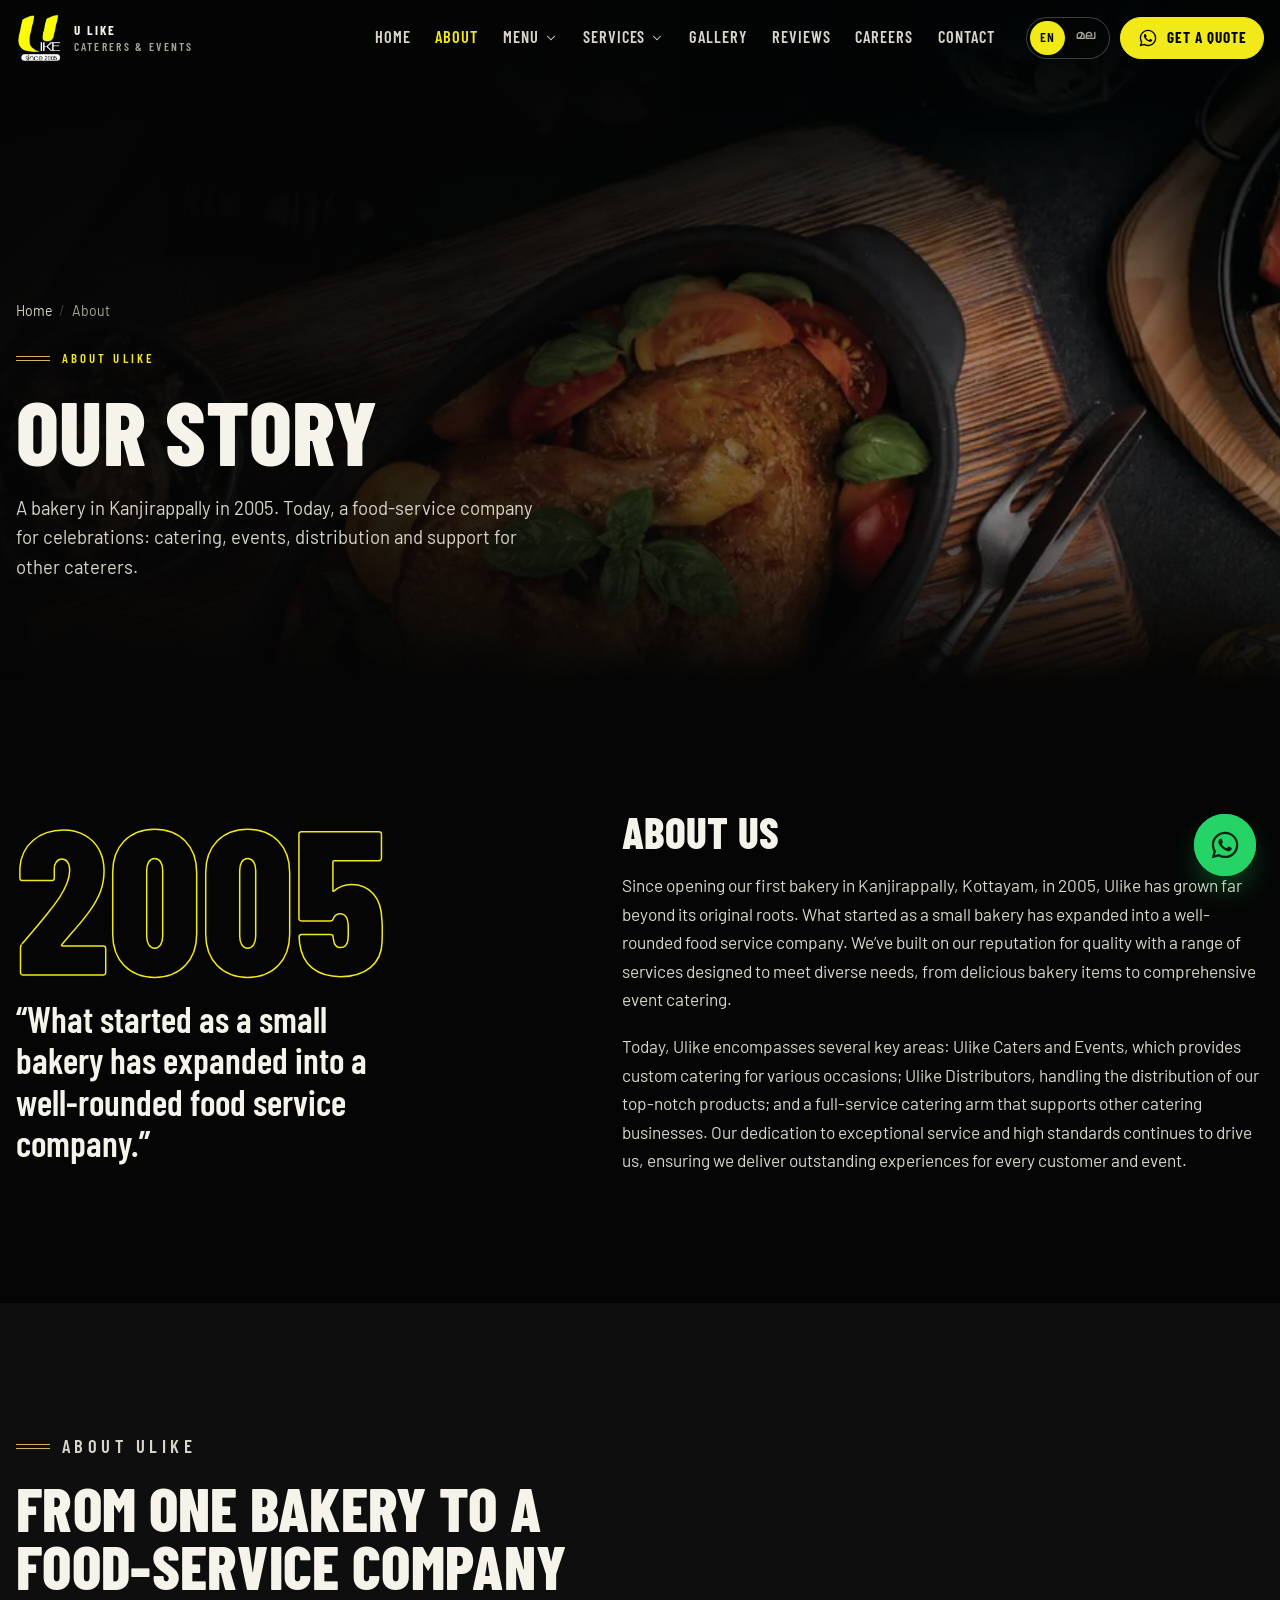
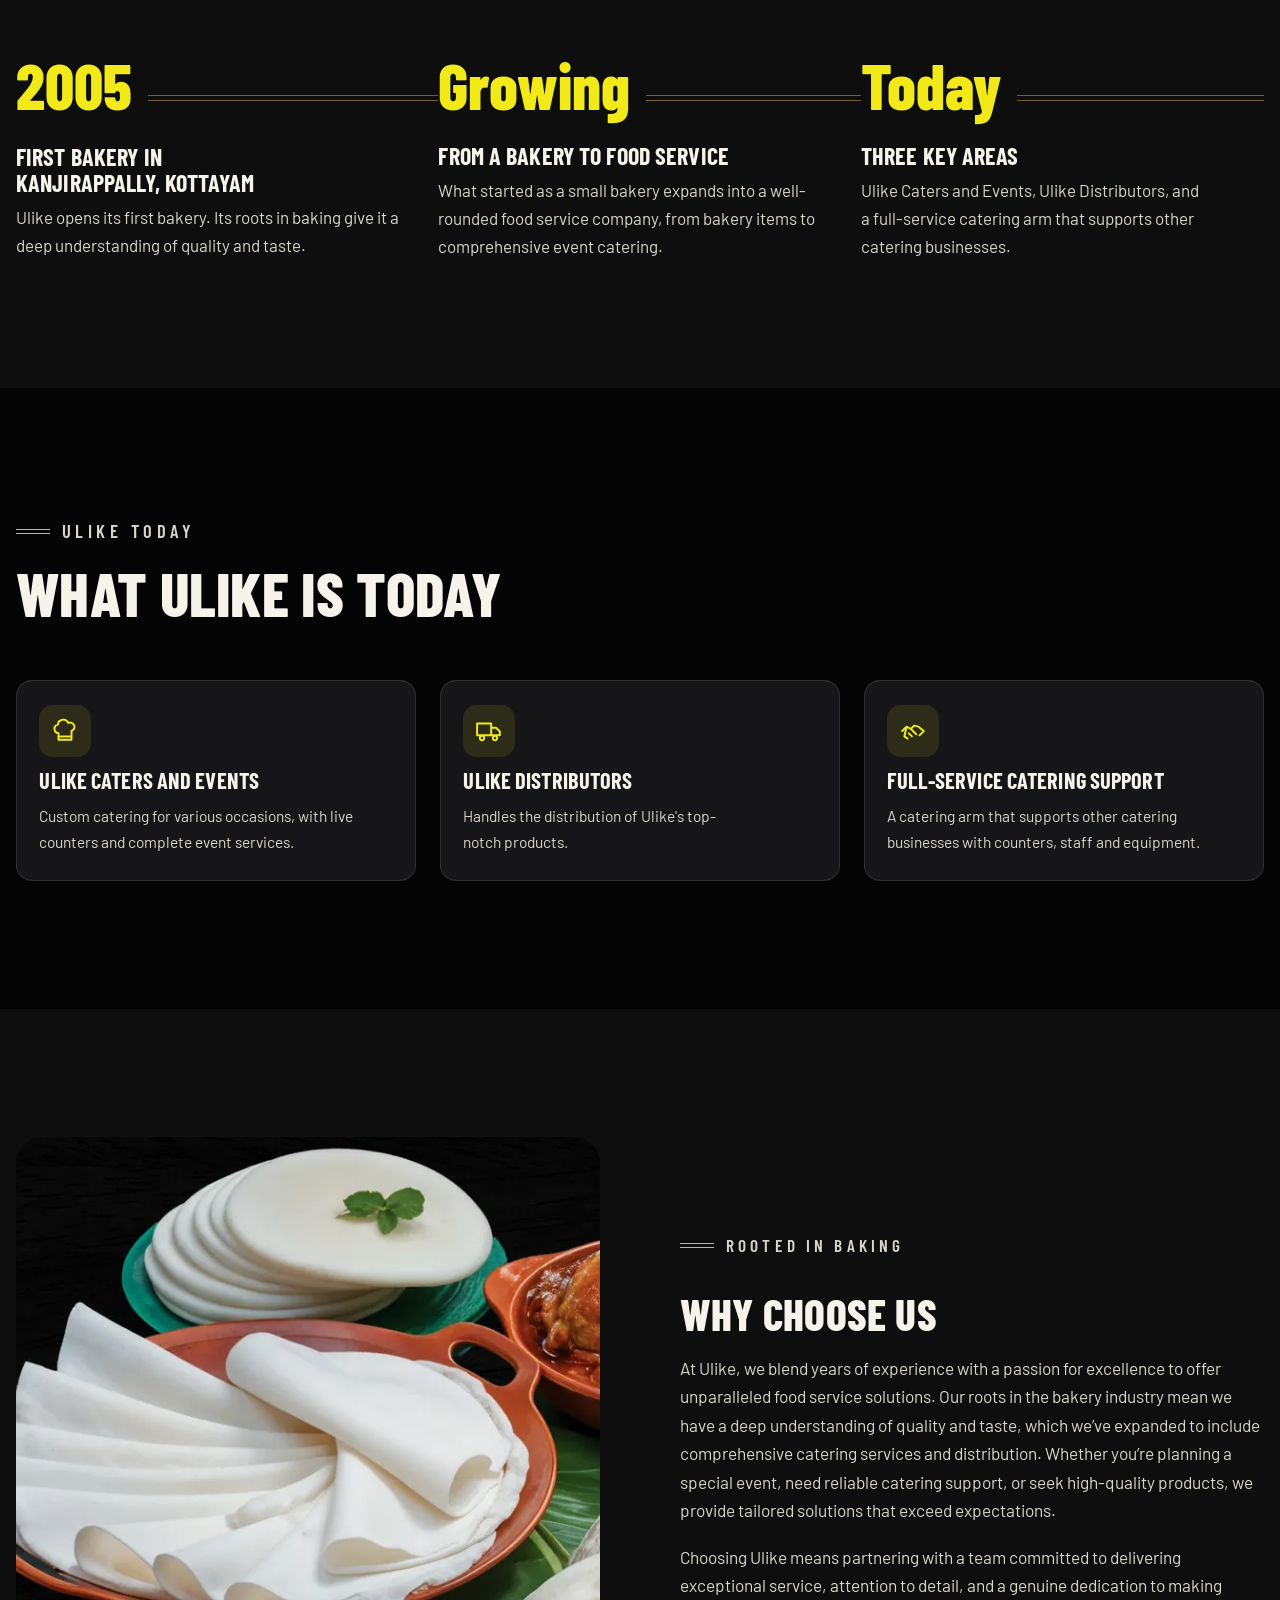
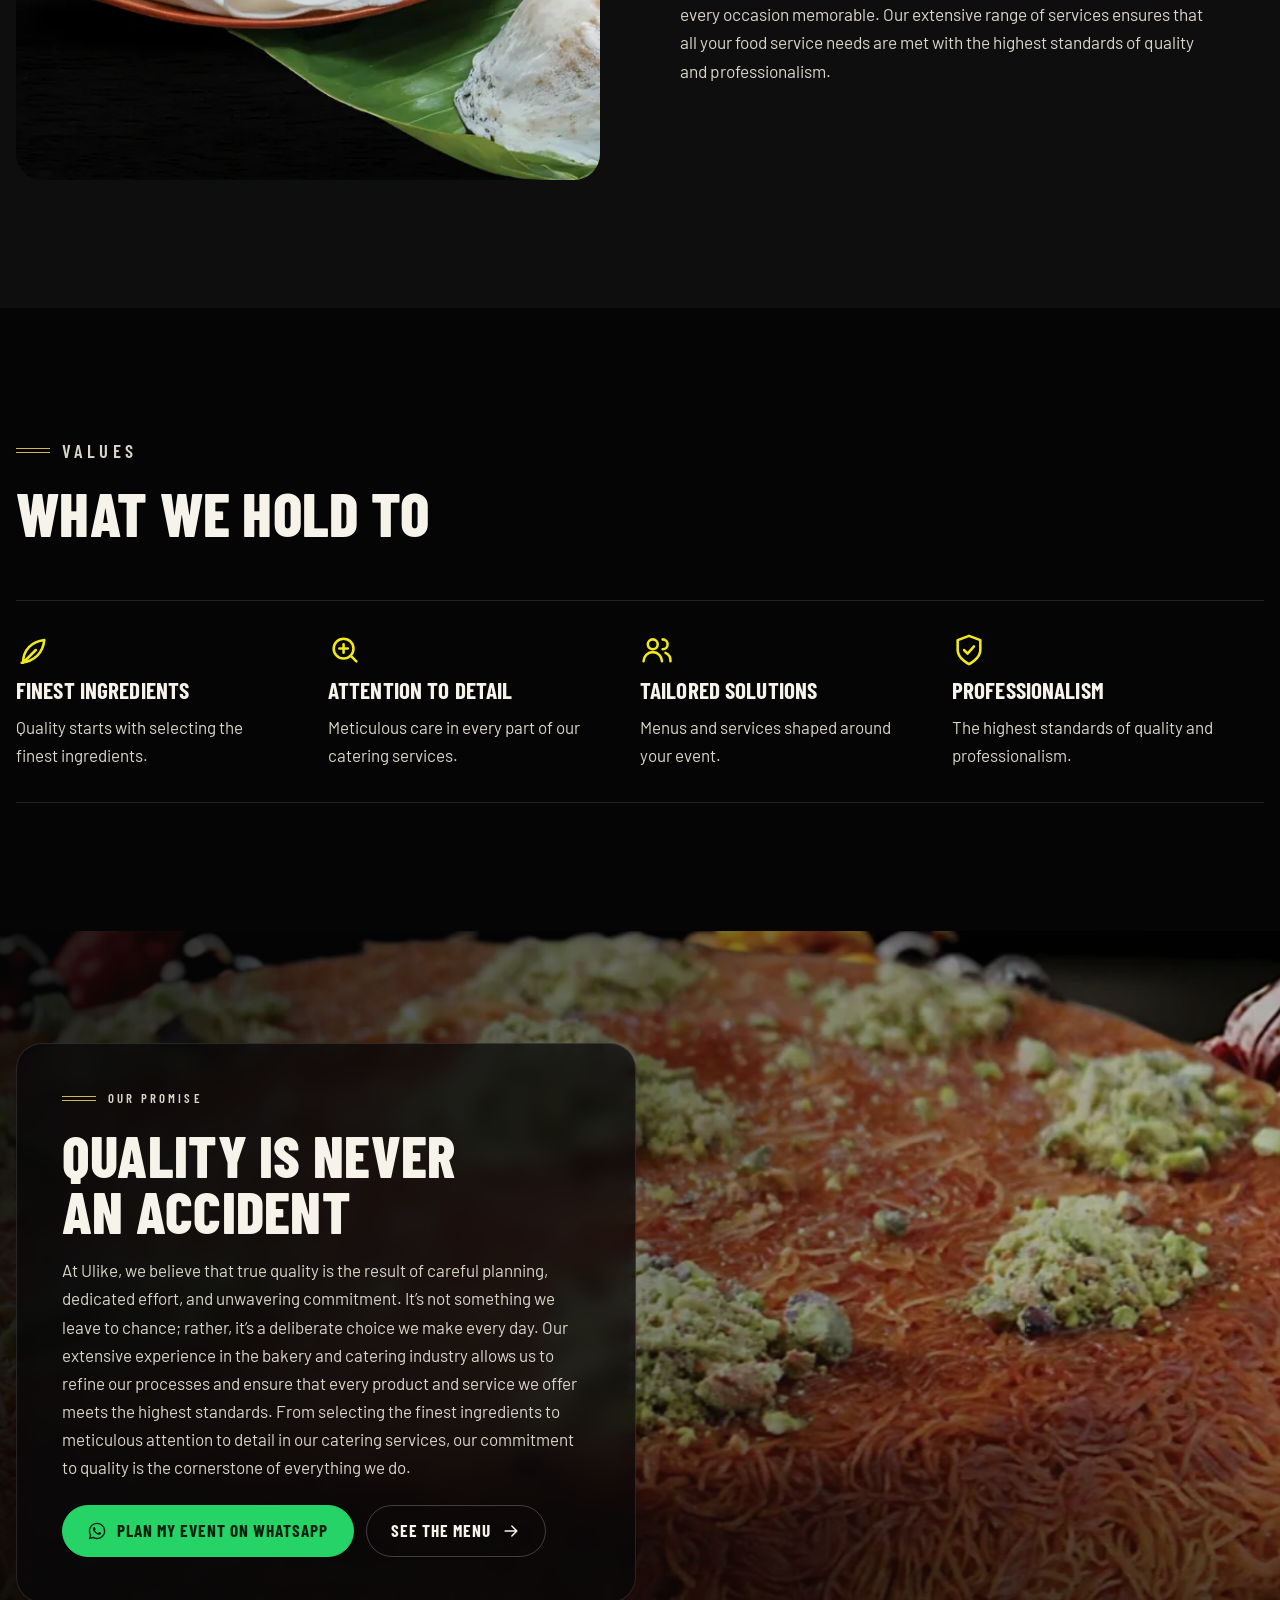
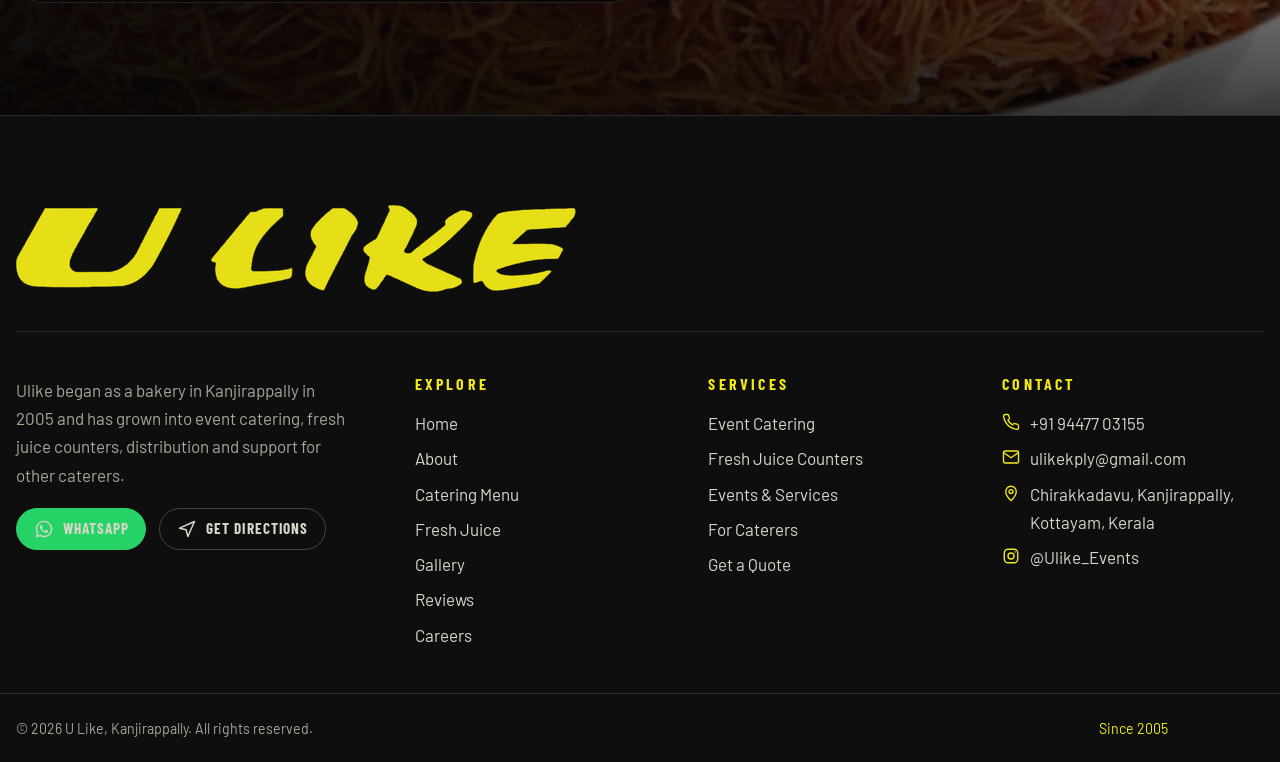
<file: about.html>
<!doctype html>
<html lang="en">
<head>
<meta charset="utf-8">
<meta name="viewport" content="width=device-width, initial-scale=1, viewport-fit=cover">
<title>About Ulike | Bakery to Catering Since 2005, Kanjirappally</title>
<meta name="claude:viewport-fit-sides" content="cover">
<meta name="description" content="Ulike began as a bakery in Kanjirappally, Kottayam in 2005 and grew into Ulike Caters and Events, Ulike Distributors and catering support for other caterers.">
<meta name="theme-color" content="#050505">
<meta name="color-scheme" content="dark">

<meta property="og:type" content="website">
<meta property="og:site_name" content="U Like Caterers & Events">
<meta property="og:title" content="About Ulike | Bakery to Catering Since 2005, Kanjirappally">
<meta property="og:description" content="Ulike began as a bakery in Kanjirappally, Kottayam in 2005 and grew into Ulike Caters and Events, Ulike Distributors and catering support for other caterers.">
<meta property="og:image" content="assets/img/og/ulike-og.jpg">
<meta property="og:image:width" content="1200"><meta property="og:image:height" content="630">
<meta property="og:locale" content="en_IN">
<meta name="twitter:card" content="summary_large_image">
<meta name="twitter:title" content="About Ulike | Bakery to Catering Since 2005, Kanjirappally">
<meta name="twitter:description" content="Ulike began as a bakery in Kanjirappally, Kottayam in 2005 and grew into Ulike Caters and Events, Ulike Distributors and catering support for other caterers.">
<meta name="twitter:image" content="assets/img/og/ulike-og.jpg">
<link rel="icon" href="favicon.ico" sizes="any">
<link rel="icon" type="image/png" sizes="32x32" href="assets/img/icons/favicon-32.png">
<link rel="apple-touch-icon" href="assets/img/icons/apple-touch-icon.png">
<link rel="manifest" href="site.webmanifest">
<link rel="preconnect" href="https://fonts.googleapis.com">
<link rel="preconnect" href="https://fonts.gstatic.com" crossorigin>
<link rel="stylesheet" href="https://fonts.googleapis.com/css2?family=Allura&family=Barlow+Condensed:wght@500;600;700;800&family=Barlow:ital,wght@0,400;0,500;0,600;1,400&family=Kalam:wght@400;700&family=Manjari:wght@400;700&display=swap">
<link rel="stylesheet" href="assets/css/tokens.css">
<link rel="stylesheet" href="assets/css/base.css">
<link rel="stylesheet" href="assets/css/components.css">
<link rel="stylesheet" href="assets/css/pages.css">
<script>(function(){var d=document.documentElement;d.classList.add('js');try{if(localStorage.getItem('ulike-lang')==='ml'){d.lang='ml';}}catch(e){}var rm=window.matchMedia&&matchMedia('(prefers-reduced-motion: reduce)').matches;try{if(!rm&&!localStorage.getItem('ulike-visited')){d.classList.add('show-preloader');}}catch(e){}try{if(!rm&&sessionStorage.getItem('ulike-wipe')==='1'){d.classList.add('wipe-enter');sessionStorage.removeItem('ulike-wipe');}}catch(e){}})();</script>

<script type="application/ld+json">{"@context": "https://schema.org", "@type": "FoodEstablishment", "name": "U Like Caterers & Events", "alternateName": ["U Like", "Ulike", "Ulike Caters and Events"], "description": "Event catering, live food counters and fresh juice counters in Kanjirappally, Kerala, since 2005.", "image": "assets/img/og/ulike-og.jpg", "logo": "assets/img/logo/ulike-logo.png", "telephone": "+919447703155", "email": "ulikekply@gmail.com", "foundingDate": "2005", "servesCuisine": ["Kerala", "Arabic", "Malabar", "Indian"], "address": {"@type": "PostalAddress", "streetAddress": "Chirakkadavu", "addressLocality": "Kanjirappally", "addressRegion": "Kerala", "addressCountry": "IN"}, "geo": {"@type": "GeoCoordinates", "latitude": 9.5262442, "longitude": 76.7750397}, "hasMap": "https://maps.app.goo.gl/ULbawqb2nt8uVe2U7", "sameAs": ["https://www.instagram.com/ulike_events/"]}</script><script type="application/ld+json">{"@context": "https://schema.org", "@type": "BreadcrumbList", "itemListElement": [{"@type": "ListItem", "position": 1, "name": "Home", "item": "/"}, {"@type": "ListItem", "position": 2, "name": "About"}]}</script>
</head>
<body class="has-hero" data-page="about">
<div class="preloader" aria-hidden="true"><div class="preloader-inner"><img src="assets/img/logo/ulike-logo.png" width="141" height="152" alt=""><div class="preloader-bar"></div></div></div>

<a class="skip-link" href="#main" data-i18n="nav.skip">Skip to content</a>
<header class="site-header" data-header>
  <div class="wrap wrap--wide header-inner">
    <a class="brand" href="index.html" aria-label="U Like home">
      <img src="assets/img/logo/ulike-logo.png" width="141" height="152" alt="U Like logo, since 2005">
      <span class="brand-text"><b>U Like</b>Caterers &amp; Events</span>
    </a>
    <nav class="main-nav" aria-label="Main"><ul class="nav-list"><li><a class="nav-link" href="index.html" data-i18n="nav.home">Home</a></li><li><a class="nav-link" href="about.html" aria-current="page" data-i18n="nav.about">About</a></li><li class="has-sub"><button class="nav-link" type="button" aria-expanded="false" aria-haspopup="true"><span data-i18n="nav.menu">Menu</span><svg viewBox="0 0 24 24" fill="none" stroke="currentColor" stroke-width="1.8" stroke-linecap="round" stroke-linejoin="round" aria-hidden="true" focusable="false"><path d="M6 9l6 6 6-6"/></svg></button><ul class="sub-menu"><li><a href="menu.html"><span data-i18n="nav.cateringMenu">Catering Menu</span><small data-i18n="nav.cateringMenuSub">All counters and dishes</small></a></li><li><a href="fresh-juice.html"><span data-i18n="nav.freshJuice">Fresh Juice</span><small data-i18n="nav.freshJuiceSub">24 drinks and juice counters</small></a></li></ul></li><li class="has-sub"><button class="nav-link" type="button" aria-expanded="false" aria-haspopup="true"><span data-i18n="nav.services">Services</span><svg viewBox="0 0 24 24" fill="none" stroke="currentColor" stroke-width="1.8" stroke-linecap="round" stroke-linejoin="round" aria-hidden="true" focusable="false"><path d="M6 9l6 6 6-6"/></svg></button><ul class="sub-menu"><li><a href="events.html"><span data-i18n="nav.events">Events & Services</span><small data-i18n="nav.eventsSub">Décor, lights, staff and more</small></a></li><li><a href="for-caterers.html"><span data-i18n="nav.caterers">For Caterers</span><small data-i18n="nav.caterersSub">Partner with Ulike</small></a></li></ul></li><li><a class="nav-link" href="gallery.html" data-i18n="nav.gallery">Gallery</a></li><li><a class="nav-link" href="reviews.html" data-i18n="nav.reviews">Reviews</a></li><li><a class="nav-link" href="careers.html" data-i18n="nav.careers">Careers</a></li><li><a class="nav-link" href="contact.html" data-i18n="nav.contact">Contact</a></li></ul></nav>
    <div class="header-actions">
      <div class="lang-toggle" role="group" aria-label="Language"><button type="button" data-lang="en" aria-pressed="true" lang="en">EN</button><button type="button" data-lang="ml" aria-pressed="false" lang="ml">മല</button></div>
      <a class="btn btn--sm btn-quote" href="https://wa.me/919447703155?text=Hello%20U%20Like%21%20I%27d%20like%20to%20know%20more%20about%20your%20catering%20services." target="_blank" rel="noopener" data-open-quote data-magnetic><svg viewBox="0 0 24 24" aria-hidden="true" focusable="false"><path fill="currentColor" stroke="none" d="M12.04 2C6.58 2 2.13 6.45 2.13 11.91c0 1.75.46 3.45 1.32 4.95L2.05 22l5.25-1.38a9.9 9.9 0 0 0 4.74 1.21h.01c5.46 0 9.91-4.45 9.91-9.91C21.96 6.45 17.5 2 12.04 2zm0 18.15h-.01a8.2 8.2 0 0 1-4.19-1.15l-.3-.18-3.12.82.83-3.04-.2-.31a8.2 8.2 0 0 1-1.26-4.38c0-4.54 3.7-8.24 8.25-8.24 2.2 0 4.27.86 5.83 2.42a8.18 8.18 0 0 1 2.41 5.83c0 4.54-3.7 8.23-8.24 8.23zm4.52-6.16c-.25-.12-1.47-.72-1.69-.81-.23-.08-.39-.12-.56.12-.16.25-.64.81-.78.97-.14.17-.29.19-.54.06-.25-.12-1.05-.39-1.99-1.23-.74-.66-1.23-1.47-1.38-1.72-.14-.25-.02-.38.11-.51.11-.11.25-.29.37-.43.13-.15.17-.25.25-.42.08-.17.04-.31-.02-.43-.06-.12-.56-1.34-.76-1.84-.2-.48-.41-.42-.56-.43h-.48c-.17 0-.43.06-.66.31-.23.25-.86.85-.86 2.07 0 1.22.89 2.4 1.01 2.56.12.17 1.75 2.67 4.23 3.74.59.26 1.05.41 1.41.52.59.19 1.13.16 1.56.1.48-.07 1.47-.6 1.67-1.18.21-.58.21-1.07.14-1.18-.06-.1-.22-.16-.47-.28z"/></svg><span data-i18n="cta.quote">Get a Quote</span></a>
      <button class="menu-toggle" type="button" aria-expanded="false" aria-controls="mobile-menu" data-menu-open><span></span><span class="visually-hidden" data-i18n="nav.open">Open menu</span></button>
    </div>
  </div>
</header>
<div class="mobile-menu" id="mobile-menu" aria-hidden="true" data-mobile-menu>
  <div class="mobile-menu-top">
    <img src="assets/img/logo/ulike-logo.png" width="141" height="152" alt="U Like">
    <button class="icon-btn" type="button" data-menu-close><svg viewBox="0 0 24 24" fill="none" stroke="currentColor" stroke-width="1.8" stroke-linecap="round" stroke-linejoin="round" aria-hidden="true" focusable="false"><path d="M6 6l12 12M18 6L6 18"/></svg><span class="visually-hidden" data-i18n="nav.close">Close menu</span></button>
  </div>
  <ul class="mobile-nav"><li><a href="index.html"><span data-i18n="nav.home">Home</span></a></li><li><a href="about.html" aria-current="page"><span data-i18n="nav.about">About</span></a></li><li><a href="menu.html"><span data-i18n="nav.cateringMenu">Catering Menu</span><small data-i18n="nav.cateringMenuSub">All counters and dishes</small></a></li><li><a href="fresh-juice.html"><span data-i18n="nav.freshJuice">Fresh Juice</span><small data-i18n="nav.freshJuiceSub">24 drinks and juice counters</small></a></li><li><a href="events.html"><span data-i18n="nav.events">Events & Services</span><small data-i18n="nav.eventsSub">Décor, lights, staff and more</small></a></li><li><a href="for-caterers.html"><span data-i18n="nav.caterers">For Caterers</span><small data-i18n="nav.caterersSub">Partner with Ulike</small></a></li><li><a href="gallery.html"><span data-i18n="nav.gallery">Gallery</span></a></li><li><a href="reviews.html"><span data-i18n="nav.reviews">Reviews</span></a></li><li><a href="careers.html"><span data-i18n="nav.careers">Careers</span></a></li><li><a href="contact.html"><span data-i18n="nav.contact">Contact</span></a></li></ul>
  <div class="mobile-menu-foot">
    <div class="lang-toggle" role="group" aria-label="Language"><button type="button" data-lang="en" aria-pressed="true" lang="en">EN</button><button type="button" data-lang="ml" aria-pressed="false" lang="ml">മല</button></div>
    <a class="btn btn--wa btn--block" href="https://wa.me/919447703155?text=Hello%20U%20Like%21%20I%27d%20like%20to%20know%20more%20about%20your%20catering%20services." target="_blank" rel="noopener" data-open-quote><svg viewBox="0 0 24 24" aria-hidden="true" focusable="false"><path fill="currentColor" stroke="none" d="M12.04 2C6.58 2 2.13 6.45 2.13 11.91c0 1.75.46 3.45 1.32 4.95L2.05 22l5.25-1.38a9.9 9.9 0 0 0 4.74 1.21h.01c5.46 0 9.91-4.45 9.91-9.91C21.96 6.45 17.5 2 12.04 2zm0 18.15h-.01a8.2 8.2 0 0 1-4.19-1.15l-.3-.18-3.12.82.83-3.04-.2-.31a8.2 8.2 0 0 1-1.26-4.38c0-4.54 3.7-8.24 8.25-8.24 2.2 0 4.27.86 5.83 2.42a8.18 8.18 0 0 1 2.41 5.83c0 4.54-3.7 8.23-8.24 8.23zm4.52-6.16c-.25-.12-1.47-.72-1.69-.81-.23-.08-.39-.12-.56.12-.16.25-.64.81-.78.97-.14.17-.29.19-.54.06-.25-.12-1.05-.39-1.99-1.23-.74-.66-1.23-1.47-1.38-1.72-.14-.25-.02-.38.11-.51.11-.11.25-.29.37-.43.13-.15.17-.25.25-.42.08-.17.04-.31-.02-.43-.06-.12-.56-1.34-.76-1.84-.2-.48-.41-.42-.56-.43h-.48c-.17 0-.43.06-.66.31-.23.25-.86.85-.86 2.07 0 1.22.89 2.4 1.01 2.56.12.17 1.75 2.67 4.23 3.74.59.26 1.05.41 1.41.52.59.19 1.13.16 1.56.1.48-.07 1.47-.6 1.67-1.18.21-.58.21-1.07.14-1.18-.06-.1-.22-.16-.47-.28z"/></svg><span data-i18n="cta.quote">Get a Quote</span></a>
    <p class="contact-lines"><a href="tel:+919447703155" data-cfg="phone1">+91 94477 03155</a><br><a href="mailto:ulikekply@gmail.com" data-cfg="email">ulikekply@gmail.com</a></p>
  </div>
</div>
<main id="main" tabindex="-1">

<section class="page-hero">
  <div class="page-hero-media" style="--pos:60% 70%"><img src="assets/img/menu/chicken-platter-1400.webp" srcset="assets/img/menu/chicken-platter-800.webp 800w, assets/img/menu/chicken-platter-1400.webp 1400w, assets/img/menu/chicken-platter-2000.webp 2000w" sizes="100vw" width="2000" height="684" alt="A table of roast chicken, salads and sides" decoding="async" loading="eager" fetchpriority="high"></div>
  <div class="wrap wrap--wide">
    <ol class="breadcrumb" aria-label="Breadcrumb"><li><a href="index.html" data-i18n="nav.home">Home</a></li><li aria-current="page">About</li></ol>
    <p class="eyebrow" data-i18n="about.eyebrow">About Ulike</p>
    <h1 data-i18n="about.h1">Our story</h1>
    <p class="lead">A bakery in Kanjirappally in 2005. Today, a food-service company for celebrations: catering, events, distribution and support for other caterers.</p>
    
  </div>
</section>

<section class="section">
  <div class="wrap wrap--wide about-intro">
    <div class="about-pull rv">
      <span class="since-big" aria-hidden="true">2005</span>
      <p class="pull">“What started as a small bakery has expanded into a well-rounded food service company.”</p>
    </div>
    <div class="prose rv">
      <h2 class="h-sm">About us</h2>
      <p>Since opening our first bakery in Kanjirappally, Kottayam, in 2005, Ulike has grown far beyond its original roots. What started as a small bakery has expanded into a well-rounded food service company. We’ve built on our reputation for quality with a range of services designed to meet diverse needs, from delicious bakery items to comprehensive event catering.</p><p>Today, Ulike encompasses several key areas: Ulike Caters and Events, which provides custom catering for various occasions; Ulike Distributors, handling the distribution of our top-notch products; and a full-service catering arm that supports other catering businesses. Our dedication to exceptional service and high standards continues to drive us, ensuring we deliver outstanding experiences for every customer and event.</p>
    </div>
  </div>
</section>

<section class="section section--charcoal">
  <div class="wrap wrap--wide">
    <div class="section-head"><p class="eyebrow" data-i18n="about.eyebrow">About Ulike</p><h2 data-i18n="about.timeline">From one bakery to a food-service company</h2></div>
    <ol class="timeline" role="list"><li class="rv"><span class="tl-year">2005</span><div><h3>First bakery in Kanjirappally, Kottayam</h3><p>Ulike opens its first bakery. Its roots in baking give it a deep understanding of quality and taste.</p></div></li><li class="rv"><span class="tl-year">Growing</span><div><h3>From a bakery to food service</h3><p>What started as a small bakery expands into a well-rounded food service company, from bakery items to comprehensive event catering.</p></div></li><li class="rv"><span class="tl-year">Today</span><div><h3>Three key areas</h3><p>Ulike Caters and Events, Ulike Distributors, and a full-service catering arm that supports other catering businesses.</p></div></li></ol>
  </div>
</section>

<section class="section">
  <div class="wrap wrap--wide">
    <div class="section-head"><p class="eyebrow">Ulike today</p><h2 data-i18n="about.divisions">What Ulike is today</h2></div>
    <div class="grid grid-3"><div class="icon-card rv"><span class="ic"><svg viewBox="0 0 24 24" fill="none" stroke="currentColor" stroke-width="1.8" stroke-linecap="round" stroke-linejoin="round" aria-hidden="true" focusable="false"><path d="M6 14a4 4 0 0 1-.6-7.9A5 5 0 0 1 15 4.6 4 4 0 1 1 18 12v8H6zM6 17h12"/></svg></span><h3>Ulike Caters and Events</h3><p>Custom catering for various occasions, with live counters and complete event services.</p></div><div class="icon-card rv"><span class="ic"><svg viewBox="0 0 24 24" fill="none" stroke="currentColor" stroke-width="1.8" stroke-linecap="round" stroke-linejoin="round" aria-hidden="true" focusable="false"><path d="M1 5h13v11H1zM14 9h4.5l3.5 3.5V16h-8z"/><circle cx="5.5" cy="18.5" r="2"/><circle cx="17.5" cy="18.5" r="2"/></svg></span><h3>Ulike Distributors</h3><p>Handles the distribution of Ulike's top-notch products.</p></div><div class="icon-card rv"><span class="ic"><svg viewBox="0 0 24 24" fill="none" stroke="currentColor" stroke-width="1.8" stroke-linecap="round" stroke-linejoin="round" aria-hidden="true" focusable="false"><path d="M2 12l4-4 4 2 3-3 4 1 5 4-4 4M6 8l-2 9 3 2M10 10l5 5M8 14l3 3M12 12l3 3"/></svg></span><h3>Full-service catering support</h3><p>A catering arm that supports other catering businesses with counters, staff and equipment.</p></div></div>
  </div>
</section>

<section class="section section--charcoal">
  <div class="wrap wrap--wide why-grid">
    <figure class="why-media rv"><img src="assets/img/menu/live-bread-1240.webp" srcset="assets/img/menu/live-bread-640.webp 640w, assets/img/menu/live-bread-1240.webp 1240w" sizes="(max-width: 900px) 100vw, 45vw" width="1240" height="1304" alt="Fresh pathiri and palappam on a banana leaf" decoding="async" loading="lazy"></figure>
    <div class="prose rv">
      <p class="eyebrow">Rooted in baking</p>
      <h2 class="h-sm" style="margin-top:1rem" data-i18n="about.why">Why choose us</h2>
      <p>At Ulike, we blend years of experience with a passion for excellence to offer unparalleled food service solutions. Our roots in the bakery industry mean we have a deep understanding of quality and taste, which we’ve expanded to include comprehensive catering services and distribution. Whether you’re planning a special event, need reliable catering support, or seek high-quality products, we provide tailored solutions that exceed expectations.</p><p>Choosing Ulike means partnering with a team committed to delivering exceptional service, attention to detail, and a genuine dedication to making every occasion memorable. Our extensive range of services ensures that all your food service needs are met with the highest standards of quality and professionalism.</p>
    </div>
  </div>
</section>

<section class="section">
  <div class="wrap wrap--wide">
    <div class="section-head"><p class="eyebrow">Values</p><h2 data-i18n="about.values">What we hold to</h2></div>
    <ul class="values" role="list"><li class="rv"><svg viewBox="0 0 24 24" fill="none" stroke="currentColor" stroke-width="1.8" stroke-linecap="round" stroke-linejoin="round" aria-hidden="true" focusable="false"><path d="M5 21c0-9 6-15 15-16-1 9-7 15-16 16zM5 21l9-9"/></svg><h3>Finest ingredients</h3><p>Quality starts with selecting the finest ingredients.</p></li><li class="rv"><svg viewBox="0 0 24 24" fill="none" stroke="currentColor" stroke-width="1.8" stroke-linecap="round" stroke-linejoin="round" aria-hidden="true" focusable="false"><circle cx="11" cy="11" r="7"/><path d="M20 20l-3.5-3.5M8 11h6M11 8v6"/></svg><h3>Attention to detail</h3><p>Meticulous care in every part of our catering services.</p></li><li class="rv"><svg viewBox="0 0 24 24" fill="none" stroke="currentColor" stroke-width="1.8" stroke-linecap="round" stroke-linejoin="round" aria-hidden="true" focusable="false"><circle cx="9" cy="8" r="3.5"/><path d="M2.5 20a6.5 6.5 0 0 1 13 0M16 4.5a3.5 3.5 0 0 1 0 7M18 14a6 6 0 0 1 3.5 6"/></svg><h3>Tailored solutions</h3><p>Menus and services shaped around your event.</p></li><li class="rv"><svg viewBox="0 0 24 24" fill="none" stroke="currentColor" stroke-width="1.8" stroke-linecap="round" stroke-linejoin="round" aria-hidden="true" focusable="false"><path d="M12 22s8-4 8-10V5l-8-3-8 3v7c0 6 8 10 8 10z"/><path d="M8.5 12l2.5 2.5 4.5-5"/></svg><h3>Professionalism</h3><p>The highest standards of quality and professionalism.</p></li></ul>
  </div>
</section>

<section class="quality quality--about">
  <div class="quality-media" data-parallax><img src="assets/img/menu/desserts-kunafa-1400.webp" srcset="assets/img/menu/desserts-kunafa-800.webp 800w, assets/img/menu/desserts-kunafa-1400.webp 1400w, assets/img/menu/desserts-kunafa-2000.webp 2000w" sizes="100vw" width="2000" height="868" alt="Kunafa topped with crushed pistachio" decoding="async" loading="lazy"></div>
  <div class="wrap wrap--wide quality-inner">
    <div class="quality-card rv">
      <p class="eyebrow" data-i18n="home.quality.eyebrow">Our promise</p>
      <h2 data-i18n="home.quality.title">Quality is never an accident</h2>
      <p>At Ulike, we believe that true quality is the result of careful planning, dedicated effort, and unwavering commitment. It’s not something we leave to chance; rather, it’s a deliberate choice we make every day. Our extensive experience in the bakery and catering industry allows us to refine our processes and ensure that every product and service we offer meets the highest standards. From selecting the finest ingredients to meticulous attention to detail in our catering services, our commitment to quality is the cornerstone of everything we do.</p>
      <div class="btn-row"><a class="btn btn--wa" href="https://wa.me/919447703155?text=Hello%20U%20Like%21%20I%27d%20like%20to%20know%20more%20about%20your%20catering%20services." target="_blank" rel="noopener" data-open-quote data-magnetic ><svg viewBox="0 0 24 24" aria-hidden="true" focusable="false"><path fill="currentColor" stroke="none" d="M12.04 2C6.58 2 2.13 6.45 2.13 11.91c0 1.75.46 3.45 1.32 4.95L2.05 22l5.25-1.38a9.9 9.9 0 0 0 4.74 1.21h.01c5.46 0 9.91-4.45 9.91-9.91C21.96 6.45 17.5 2 12.04 2zm0 18.15h-.01a8.2 8.2 0 0 1-4.19-1.15l-.3-.18-3.12.82.83-3.04-.2-.31a8.2 8.2 0 0 1-1.26-4.38c0-4.54 3.7-8.24 8.25-8.24 2.2 0 4.27.86 5.83 2.42a8.18 8.18 0 0 1 2.41 5.83c0 4.54-3.7 8.23-8.24 8.23zm4.52-6.16c-.25-.12-1.47-.72-1.69-.81-.23-.08-.39-.12-.56.12-.16.25-.64.81-.78.97-.14.17-.29.19-.54.06-.25-.12-1.05-.39-1.99-1.23-.74-.66-1.23-1.47-1.38-1.72-.14-.25-.02-.38.11-.51.11-.11.25-.29.37-.43.13-.15.17-.25.25-.42.08-.17.04-.31-.02-.43-.06-.12-.56-1.34-.76-1.84-.2-.48-.41-.42-.56-.43h-.48c-.17 0-.43.06-.66.31-.23.25-.86.85-.86 2.07 0 1.22.89 2.4 1.01 2.56.12.17 1.75 2.67 4.23 3.74.59.26 1.05.41 1.41.52.59.19 1.13.16 1.56.1.48-.07 1.47-.6 1.67-1.18.21-.58.21-1.07.14-1.18-.06-.1-.22-.16-.47-.28z"/></svg><span data-i18n="cta.planWa">Plan My Event on WhatsApp</span></a><a class="btn btn--ghost" href="menu.html"><span data-i18n="cta.seeMenu">See the menu</span><svg viewBox="0 0 24 24" fill="none" stroke="currentColor" stroke-width="1.8" stroke-linecap="round" stroke-linejoin="round" aria-hidden="true" focusable="false"><path d="M5 12h14M13 6l6 6-6 6"/></svg></a></div>
    </div>
  </div>
</section>
</main>

<footer class="site-footer">
  <div class="wrap wrap--wide">
    <img class="footer-mark" src="assets/img/logo/ulike-wordmark-560.png" width="560" height="87" alt="U Like" loading="lazy">
    <div class="footer-grid">
      <div class="footer-about">
        <p data-i18n="footer.about">Ulike began as a bakery in Kanjirappally in 2005 and has grown into event catering, fresh juice counters, distribution and support for other caterers.</p>
        <div class="btn-row" style="margin-top:1.2rem">
          <a class="btn btn--wa btn--sm" href="https://wa.me/919447703155?text=Hello%20U%20Like%21%20I%27d%20like%20to%20know%20more%20about%20your%20catering%20services." target="_blank" rel="noopener" data-cfg-href="wa"><svg viewBox="0 0 24 24" aria-hidden="true" focusable="false"><path fill="currentColor" stroke="none" d="M12.04 2C6.58 2 2.13 6.45 2.13 11.91c0 1.75.46 3.45 1.32 4.95L2.05 22l5.25-1.38a9.9 9.9 0 0 0 4.74 1.21h.01c5.46 0 9.91-4.45 9.91-9.91C21.96 6.45 17.5 2 12.04 2zm0 18.15h-.01a8.2 8.2 0 0 1-4.19-1.15l-.3-.18-3.12.82.83-3.04-.2-.31a8.2 8.2 0 0 1-1.26-4.38c0-4.54 3.7-8.24 8.25-8.24 2.2 0 4.27.86 5.83 2.42a8.18 8.18 0 0 1 2.41 5.83c0 4.54-3.7 8.23-8.24 8.23zm4.52-6.16c-.25-.12-1.47-.72-1.69-.81-.23-.08-.39-.12-.56.12-.16.25-.64.81-.78.97-.14.17-.29.19-.54.06-.25-.12-1.05-.39-1.99-1.23-.74-.66-1.23-1.47-1.38-1.72-.14-.25-.02-.38.11-.51.11-.11.25-.29.37-.43.13-.15.17-.25.25-.42.08-.17.04-.31-.02-.43-.06-.12-.56-1.34-.76-1.84-.2-.48-.41-.42-.56-.43h-.48c-.17 0-.43.06-.66.31-.23.25-.86.85-.86 2.07 0 1.22.89 2.4 1.01 2.56.12.17 1.75 2.67 4.23 3.74.59.26 1.05.41 1.41.52.59.19 1.13.16 1.56.1.48-.07 1.47-.6 1.67-1.18.21-.58.21-1.07.14-1.18-.06-.1-.22-.16-.47-.28z"/></svg><span data-i18n="cta.whatsapp">WhatsApp</span></a>
          <a class="btn btn--ghost btn--sm" href="https://www.google.com/maps/dir/?api=1&destination=9.5262442%2C76.7750397" target="_blank" rel="noopener" data-cfg-href="directions"><svg viewBox="0 0 24 24" fill="none" stroke="currentColor" stroke-width="1.8" stroke-linecap="round" stroke-linejoin="round" aria-hidden="true" focusable="false"><path d="M3 11l18-8-8 18-2-8z"/></svg><span data-i18n="cta.directionsLong">Get Directions</span></a>
        </div>
      </div>
      <div>
        <h3 data-i18n="footer.explore">Explore</h3>
        <ul>
          <li><a href="index.html" data-i18n="nav.home">Home</a></li>
          <li><a href="about.html" data-i18n="nav.about">About</a></li>
          <li><a href="menu.html" data-i18n="nav.cateringMenu">Catering Menu</a></li>
          <li><a href="fresh-juice.html" data-i18n="nav.freshJuice">Fresh Juice</a></li>
          <li><a href="gallery.html" data-i18n="nav.gallery">Gallery</a></li>
          <li><a href="reviews.html" data-i18n="nav.reviews">Reviews</a></li>
          <li><a href="careers.html" data-i18n="nav.careers">Careers</a></li>
        </ul>
      </div>
      <div>
        <h3 data-i18n="footer.services">Services</h3>
        <ul>
          <li><a href="menu.html" data-i18n="card.catering">Event Catering</a></li>
          <li><a href="fresh-juice.html" data-i18n="card.juice">Fresh Juice Counters</a></li>
          <li><a href="events.html" data-i18n="nav.events">Events & Services</a></li>
          <li><a href="for-caterers.html" data-i18n="nav.caterers">For Caterers</a></li>
          <li><a href="contact.html" data-i18n="cta.quote">Get a Quote</a></li>
        </ul>
      </div>
      <div>
        <h3 data-i18n="footer.contact">Contact</h3>
        <ul class="footer-contact">
          <li><svg viewBox="0 0 24 24" fill="none" stroke="currentColor" stroke-width="1.8" stroke-linecap="round" stroke-linejoin="round" aria-hidden="true" focusable="false"><path d="M22 16.9v3a2 2 0 0 1-2.2 2 19.8 19.8 0 0 1-8.6-3.1 19.5 19.5 0 0 1-6-6A19.8 19.8 0 0 1 2.1 4.2 2 2 0 0 1 4.1 2h3a2 2 0 0 1 2 1.7c.1.9.4 1.8.7 2.7a2 2 0 0 1-.5 2.1L8 9.8a16 16 0 0 0 6 6l1.3-1.3a2 2 0 0 1 2.1-.4c.9.3 1.8.6 2.7.7a2 2 0 0 1 1.7 2z"/></svg><span><a href="tel:+919447703155" data-cfg="phone1" data-cfg-href="tel1">+91 94477 03155</a></span></li>
          <li><svg viewBox="0 0 24 24" fill="none" stroke="currentColor" stroke-width="1.8" stroke-linecap="round" stroke-linejoin="round" aria-hidden="true" focusable="false"><rect x="2" y="4" width="20" height="16" rx="2"/><path d="M22 6l-10 7L2 6"/></svg><a href="mailto:ulikekply@gmail.com" data-cfg="email" data-cfg-href="mailto">ulikekply@gmail.com</a></li>
          <li><svg viewBox="0 0 24 24" fill="none" stroke="currentColor" stroke-width="1.8" stroke-linecap="round" stroke-linejoin="round" aria-hidden="true" focusable="false"><path d="M12 22s-7-6.2-7-12a7 7 0 0 1 14 0c0 5.8-7 12-7 12z"/><circle cx="12" cy="10" r="2.6"/></svg><a href="https://maps.app.goo.gl/ULbawqb2nt8uVe2U7" target="_blank" rel="noopener" data-cfg="address" data-cfg-href="maps">Chirakkadavu, Kanjirappally, Kottayam, Kerala</a></li>
          <li data-cfg-wrap="hours" hidden><svg viewBox="0 0 24 24" fill="none" stroke="currentColor" stroke-width="1.8" stroke-linecap="round" stroke-linejoin="round" aria-hidden="true" focusable="false"><circle cx="12" cy="12" r="9"/><path d="M12 7v5l3 2"/></svg><span data-cfg="hours"></span></li>
          <li><svg viewBox="0 0 24 24" fill="none" stroke="currentColor" stroke-width="1.8" stroke-linecap="round" stroke-linejoin="round" aria-hidden="true" focusable="false"><rect x="3" y="3" width="18" height="18" rx="5"/><circle cx="12" cy="12" r="4"/><circle cx="17.5" cy="6.5" r="1" fill="currentColor" stroke="none"/></svg><ul style="gap:.2rem"><li data-ig="0"><a href="https://www.instagram.com/ulike_events/" target="_blank" rel="noopener">@Ulike_Events</a></li><li hidden data-ig="1"><a href="#" target="_blank" rel="noopener">U Like Catering Solutions</a></li></ul></li>
        </ul>
      </div>
    </div>
  </div>
  <div class="wrap wrap--wide footer-bottom">
    <span>© <span data-year>2026</span> U Like, Kanjirappally. <span data-i18n="footer.rights">All rights reserved.</span></span>
    <span data-cfg="footerCredit" hidden></span>
    <span class="yellow" data-i18n="trust.since">Since 2005</span>
  </div>
</footer>

<nav class="action-bar" aria-label="Quick contact">
  <a href="tel:+919447703155" data-cfg-href="tel1" data-track="call"><svg viewBox="0 0 24 24" fill="none" stroke="currentColor" stroke-width="1.8" stroke-linecap="round" stroke-linejoin="round" aria-hidden="true" focusable="false"><path d="M22 16.9v3a2 2 0 0 1-2.2 2 19.8 19.8 0 0 1-8.6-3.1 19.5 19.5 0 0 1-6-6A19.8 19.8 0 0 1 2.1 4.2 2 2 0 0 1 4.1 2h3a2 2 0 0 1 2 1.7c.1.9.4 1.8.7 2.7a2 2 0 0 1-.5 2.1L8 9.8a16 16 0 0 0 6 6l1.3-1.3a2 2 0 0 1 2.1-.4c.9.3 1.8.6 2.7.7a2 2 0 0 1 1.7 2z"/></svg><span data-i18n="cta.call">Call</span></a>
  <a class="is-wa" href="https://wa.me/919447703155?text=Hello%20U%20Like%21%20I%27d%20like%20to%20know%20more%20about%20your%20catering%20services." target="_blank" rel="noopener" data-cfg-href="wa" data-track="whatsapp"><svg viewBox="0 0 24 24" aria-hidden="true" focusable="false"><path fill="currentColor" stroke="none" d="M12.04 2C6.58 2 2.13 6.45 2.13 11.91c0 1.75.46 3.45 1.32 4.95L2.05 22l5.25-1.38a9.9 9.9 0 0 0 4.74 1.21h.01c5.46 0 9.91-4.45 9.91-9.91C21.96 6.45 17.5 2 12.04 2zm0 18.15h-.01a8.2 8.2 0 0 1-4.19-1.15l-.3-.18-3.12.82.83-3.04-.2-.31a8.2 8.2 0 0 1-1.26-4.38c0-4.54 3.7-8.24 8.25-8.24 2.2 0 4.27.86 5.83 2.42a8.18 8.18 0 0 1 2.41 5.83c0 4.54-3.7 8.23-8.24 8.23zm4.52-6.16c-.25-.12-1.47-.72-1.69-.81-.23-.08-.39-.12-.56.12-.16.25-.64.81-.78.97-.14.17-.29.19-.54.06-.25-.12-1.05-.39-1.99-1.23-.74-.66-1.23-1.47-1.38-1.72-.14-.25-.02-.38.11-.51.11-.11.25-.29.37-.43.13-.15.17-.25.25-.42.08-.17.04-.31-.02-.43-.06-.12-.56-1.34-.76-1.84-.2-.48-.41-.42-.56-.43h-.48c-.17 0-.43.06-.66.31-.23.25-.86.85-.86 2.07 0 1.22.89 2.4 1.01 2.56.12.17 1.75 2.67 4.23 3.74.59.26 1.05.41 1.41.52.59.19 1.13.16 1.56.1.48-.07 1.47-.6 1.67-1.18.21-.58.21-1.07.14-1.18-.06-.1-.22-.16-.47-.28z"/></svg><span data-i18n="cta.whatsapp">WhatsApp</span></a>
  <a href="https://www.google.com/maps/dir/?api=1&destination=9.5262442%2C76.7750397" target="_blank" rel="noopener" data-cfg-href="directions" data-track="directions"><svg viewBox="0 0 24 24" fill="none" stroke="currentColor" stroke-width="1.8" stroke-linecap="round" stroke-linejoin="round" aria-hidden="true" focusable="false"><path d="M3 11l18-8-8 18-2-8z"/></svg><span data-i18n="cta.directions">Directions</span></a>
</nav>
<a class="wa-float" href="https://wa.me/919447703155?text=Hello%20U%20Like%21%20I%27d%20like%20to%20know%20more%20about%20your%20catering%20services." target="_blank" rel="noopener" data-cfg-href="wa" data-track="whatsapp" aria-label="Chat with U Like on WhatsApp"><svg viewBox="0 0 24 24" aria-hidden="true" focusable="false"><path fill="currentColor" stroke="none" d="M12.04 2C6.58 2 2.13 6.45 2.13 11.91c0 1.75.46 3.45 1.32 4.95L2.05 22l5.25-1.38a9.9 9.9 0 0 0 4.74 1.21h.01c5.46 0 9.91-4.45 9.91-9.91C21.96 6.45 17.5 2 12.04 2zm0 18.15h-.01a8.2 8.2 0 0 1-4.19-1.15l-.3-.18-3.12.82.83-3.04-.2-.31a8.2 8.2 0 0 1-1.26-4.38c0-4.54 3.7-8.24 8.25-8.24 2.2 0 4.27.86 5.83 2.42a8.18 8.18 0 0 1 2.41 5.83c0 4.54-3.7 8.23-8.24 8.23zm4.52-6.16c-.25-.12-1.47-.72-1.69-.81-.23-.08-.39-.12-.56.12-.16.25-.64.81-.78.97-.14.17-.29.19-.54.06-.25-.12-1.05-.39-1.99-1.23-.74-.66-1.23-1.47-1.38-1.72-.14-.25-.02-.38.11-.51.11-.11.25-.29.37-.43.13-.15.17-.25.25-.42.08-.17.04-.31-.02-.43-.06-.12-.56-1.34-.76-1.84-.2-.48-.41-.42-.56-.43h-.48c-.17 0-.43.06-.66.31-.23.25-.86.85-.86 2.07 0 1.22.89 2.4 1.01 2.56.12.17 1.75 2.67 4.23 3.74.59.26 1.05.41 1.41.52.59.19 1.13.16 1.56.1.48-.07 1.47-.6 1.67-1.18.21-.58.21-1.07.14-1.18-.06-.1-.22-.16-.47-.28z"/></svg><span class="wa-tip" data-i18n="cta.chat">Chat with U Like</span></a>
<dialog class="dialog" id="quote-dialog" aria-labelledby="quote-dialog-title">
  <div class="dialog-head">
    <h2 id="quote-dialog-title" data-i18n="quote.title">Get a Quote</h2>
    <button class="icon-btn" type="button" data-dialog-close><svg viewBox="0 0 24 24" fill="none" stroke="currentColor" stroke-width="1.8" stroke-linecap="round" stroke-linejoin="round" aria-hidden="true" focusable="false"><path d="M6 6l12 12M18 6L6 18"/></svg><span class="visually-hidden" data-i18n="quote.close">Close</span></button>
  </div>
  <div class="dialog-body">
    <p class="muted" style="margin-bottom:1.2rem" data-i18n="quote.intro">Share your event details and we'll reply on WhatsApp.</p>
    <div data-form="quote" data-form-id="dlg"></div>
  </div>
</dialog>
<div class="page-wipe" aria-hidden="true"><div class="wipe-badge"><img src="assets/img/logo/ulike-logo.png" width="141" height="152" alt=""></div></div>
<script src="assets/js/site-config.js" defer></script>
<script src="assets/js/i18n.js" defer></script>
<script src="assets/js/main.js" defer></script>
<script src="assets/js/whatsapp.js" defer></script>
</body>
</html>
</file>
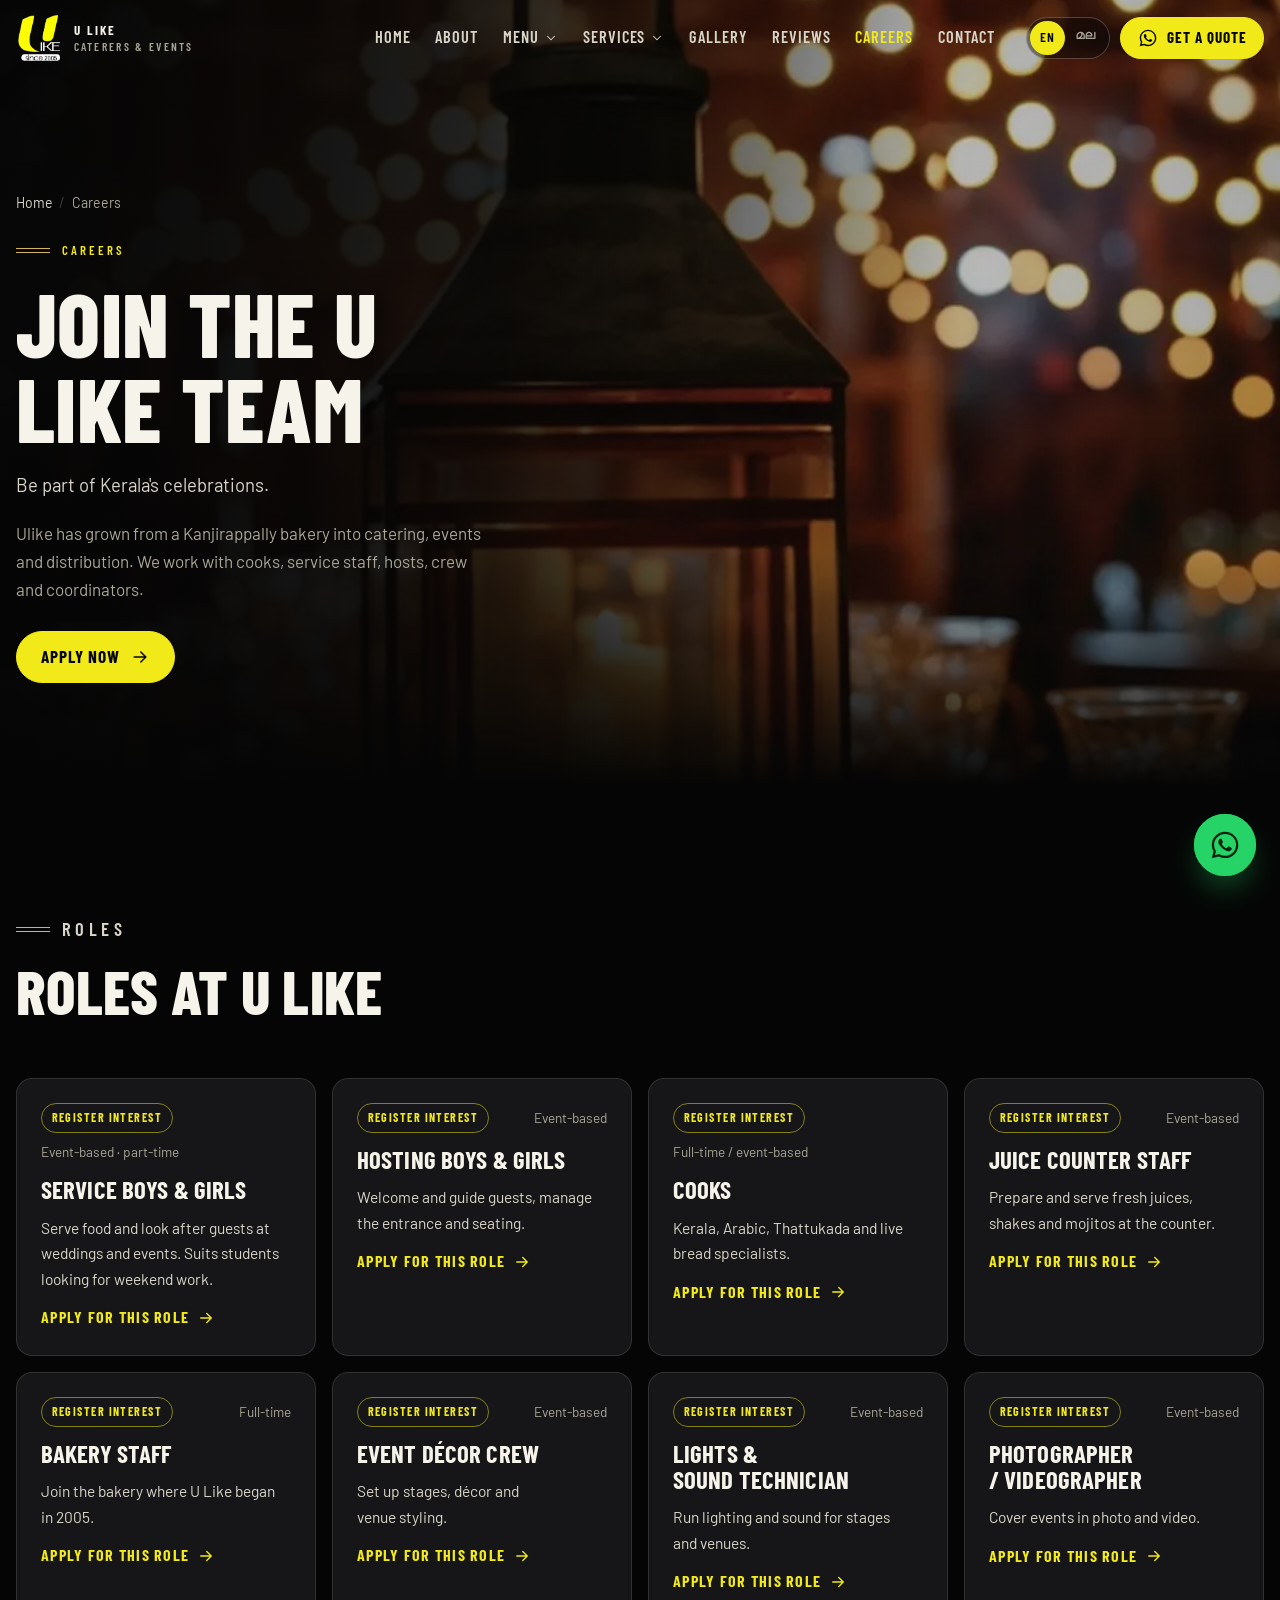
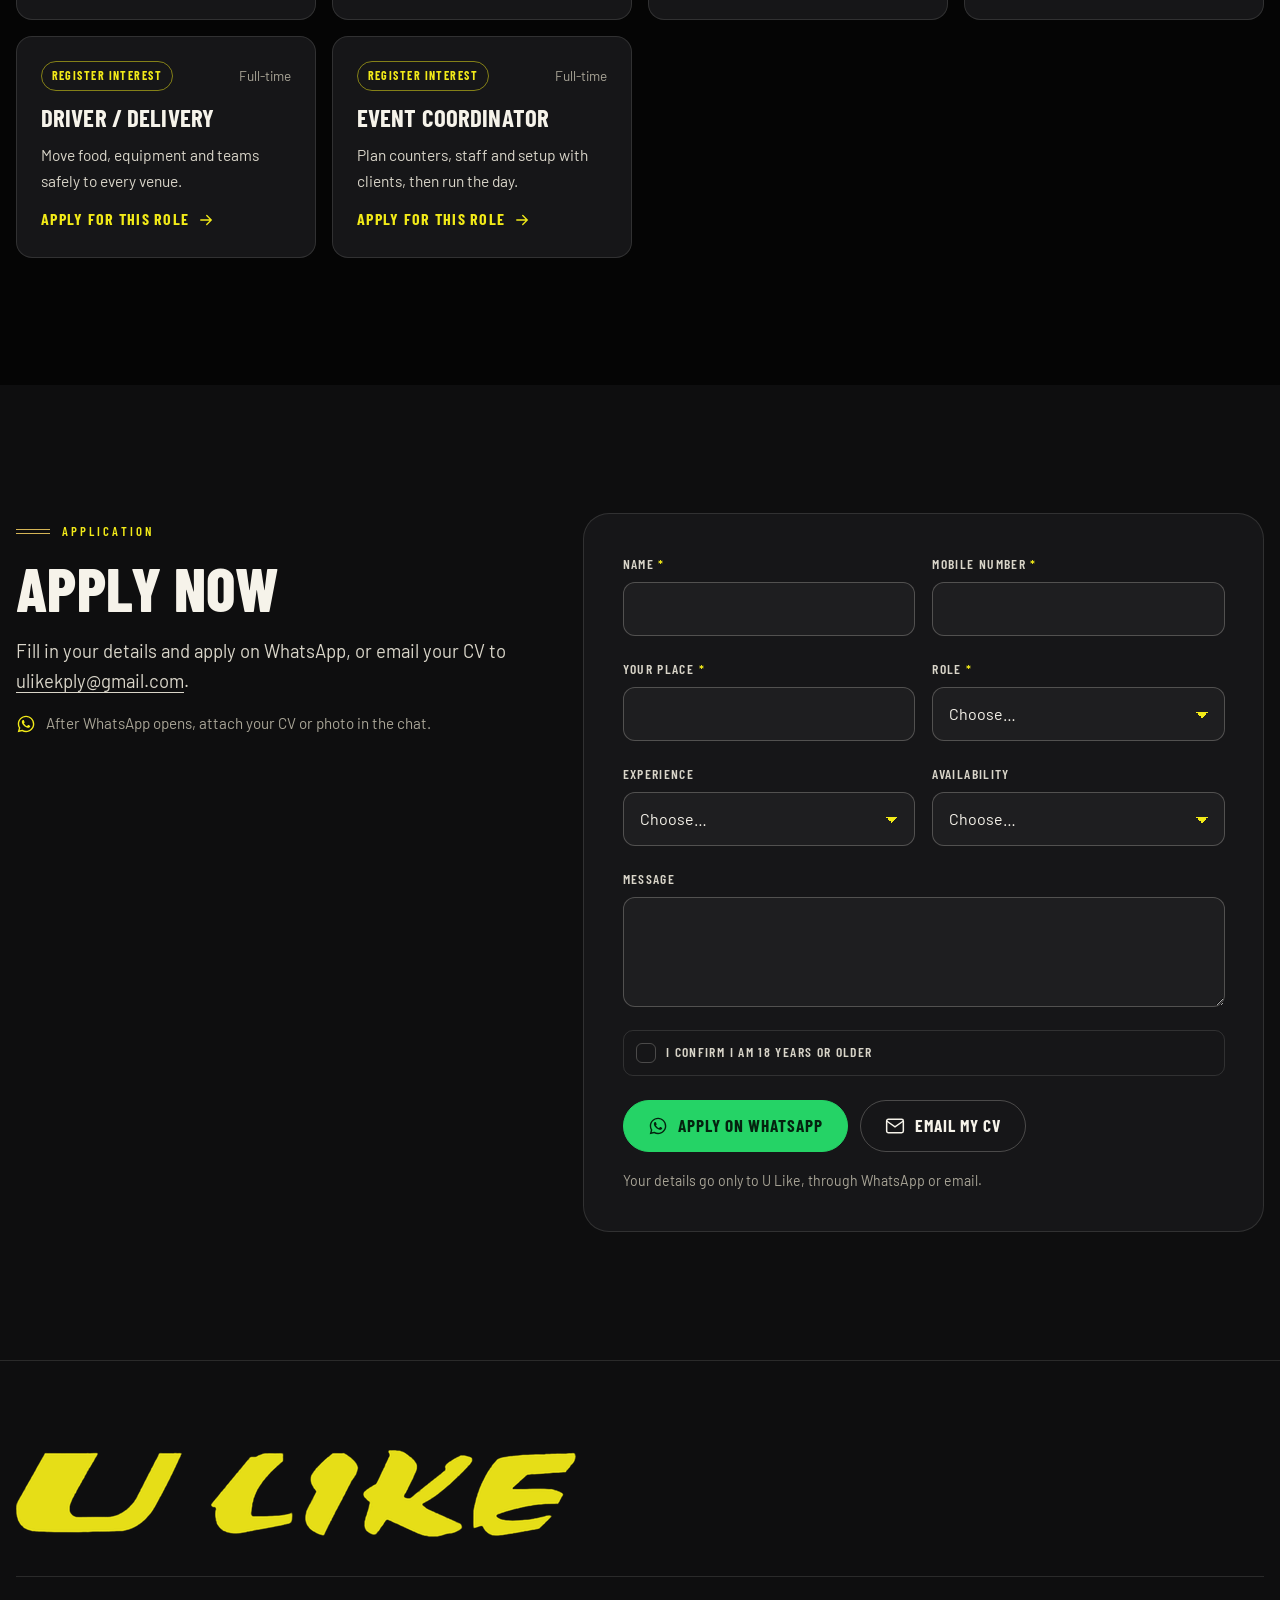
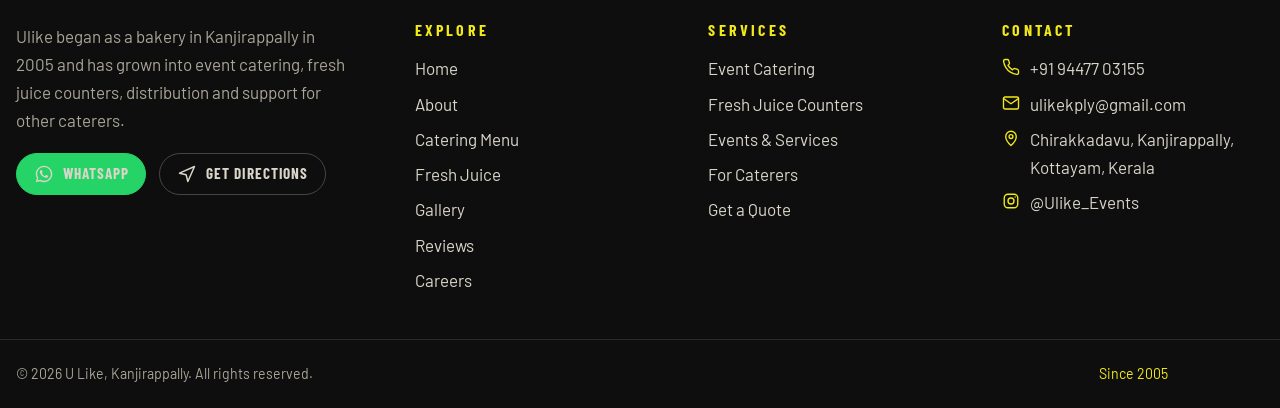
<file: careers.html>
<!doctype html>
<html lang="en">
<head>
<meta charset="utf-8">
<meta name="viewport" content="width=device-width, initial-scale=1, viewport-fit=cover">
<title>Careers: Catering & Event Jobs in Kanjirappally | U Like</title>
<meta name="claude:viewport-fit-sides" content="cover">
<meta name="description" content="Work with U Like: service and hosting staff, cooks, juice counter staff, décor crew, technicians, drivers and event coordinators. Apply on WhatsApp.">
<meta name="theme-color" content="#050505">
<meta name="color-scheme" content="dark">

<meta property="og:type" content="website">
<meta property="og:site_name" content="U Like Caterers & Events">
<meta property="og:title" content="Careers: Catering & Event Jobs in Kanjirappally | U Like">
<meta property="og:description" content="Work with U Like: service and hosting staff, cooks, juice counter staff, décor crew, technicians, drivers and event coordinators. Apply on WhatsApp.">
<meta property="og:image" content="assets/img/og/ulike-og.jpg">
<meta property="og:image:width" content="1200"><meta property="og:image:height" content="630">
<meta property="og:locale" content="en_IN">
<meta name="twitter:card" content="summary_large_image">
<meta name="twitter:title" content="Careers: Catering & Event Jobs in Kanjirappally | U Like">
<meta name="twitter:description" content="Work with U Like: service and hosting staff, cooks, juice counter staff, décor crew, technicians, drivers and event coordinators. Apply on WhatsApp.">
<meta name="twitter:image" content="assets/img/og/ulike-og.jpg">
<link rel="icon" href="favicon.ico" sizes="any">
<link rel="icon" type="image/png" sizes="32x32" href="assets/img/icons/favicon-32.png">
<link rel="apple-touch-icon" href="assets/img/icons/apple-touch-icon.png">
<link rel="manifest" href="site.webmanifest">
<link rel="preconnect" href="https://fonts.googleapis.com">
<link rel="preconnect" href="https://fonts.gstatic.com" crossorigin>
<link rel="stylesheet" href="https://fonts.googleapis.com/css2?family=Allura&family=Barlow+Condensed:wght@500;600;700;800&family=Barlow:ital,wght@0,400;0,500;0,600;1,400&family=Kalam:wght@400;700&family=Manjari:wght@400;700&display=swap">
<link rel="stylesheet" href="assets/css/tokens.css">
<link rel="stylesheet" href="assets/css/base.css">
<link rel="stylesheet" href="assets/css/components.css">
<link rel="stylesheet" href="assets/css/pages.css">
<script>(function(){var d=document.documentElement;d.classList.add('js');try{if(localStorage.getItem('ulike-lang')==='ml'){d.lang='ml';}}catch(e){}var rm=window.matchMedia&&matchMedia('(prefers-reduced-motion: reduce)').matches;try{if(!rm&&!localStorage.getItem('ulike-visited')){d.classList.add('show-preloader');}}catch(e){}try{if(!rm&&sessionStorage.getItem('ulike-wipe')==='1'){d.classList.add('wipe-enter');sessionStorage.removeItem('ulike-wipe');}}catch(e){}})();</script>

<script type="application/ld+json">{"@context": "https://schema.org", "@type": "FoodEstablishment", "name": "U Like Caterers & Events", "alternateName": ["U Like", "Ulike", "Ulike Caters and Events"], "description": "Event catering, live food counters and fresh juice counters in Kanjirappally, Kerala, since 2005.", "image": "assets/img/og/ulike-og.jpg", "logo": "assets/img/logo/ulike-logo.png", "telephone": "+919447703155", "email": "ulikekply@gmail.com", "foundingDate": "2005", "servesCuisine": ["Kerala", "Arabic", "Malabar", "Indian"], "address": {"@type": "PostalAddress", "streetAddress": "Chirakkadavu", "addressLocality": "Kanjirappally", "addressRegion": "Kerala", "addressCountry": "IN"}, "geo": {"@type": "GeoCoordinates", "latitude": 9.5262442, "longitude": 76.7750397}, "hasMap": "https://maps.app.goo.gl/ULbawqb2nt8uVe2U7", "sameAs": ["https://www.instagram.com/ulike_events/"]}</script><script type="application/ld+json">{"@context": "https://schema.org", "@type": "BreadcrumbList", "itemListElement": [{"@type": "ListItem", "position": 1, "name": "Home", "item": "/"}, {"@type": "ListItem", "position": 2, "name": "Careers"}]}</script>
</head>
<body class="has-hero" data-page="careers">
<div class="preloader" aria-hidden="true"><div class="preloader-inner"><img src="assets/img/logo/ulike-logo.png" width="141" height="152" alt=""><div class="preloader-bar"></div></div></div>

<a class="skip-link" href="#main" data-i18n="nav.skip">Skip to content</a>
<header class="site-header" data-header>
  <div class="wrap wrap--wide header-inner">
    <a class="brand" href="index.html" aria-label="U Like home">
      <img src="assets/img/logo/ulike-logo.png" width="141" height="152" alt="U Like logo, since 2005">
      <span class="brand-text"><b>U Like</b>Caterers &amp; Events</span>
    </a>
    <nav class="main-nav" aria-label="Main"><ul class="nav-list"><li><a class="nav-link" href="index.html" data-i18n="nav.home">Home</a></li><li><a class="nav-link" href="about.html" data-i18n="nav.about">About</a></li><li class="has-sub"><button class="nav-link" type="button" aria-expanded="false" aria-haspopup="true"><span data-i18n="nav.menu">Menu</span><svg viewBox="0 0 24 24" fill="none" stroke="currentColor" stroke-width="1.8" stroke-linecap="round" stroke-linejoin="round" aria-hidden="true" focusable="false"><path d="M6 9l6 6 6-6"/></svg></button><ul class="sub-menu"><li><a href="menu.html"><span data-i18n="nav.cateringMenu">Catering Menu</span><small data-i18n="nav.cateringMenuSub">All counters and dishes</small></a></li><li><a href="fresh-juice.html"><span data-i18n="nav.freshJuice">Fresh Juice</span><small data-i18n="nav.freshJuiceSub">24 drinks and juice counters</small></a></li></ul></li><li class="has-sub"><button class="nav-link" type="button" aria-expanded="false" aria-haspopup="true"><span data-i18n="nav.services">Services</span><svg viewBox="0 0 24 24" fill="none" stroke="currentColor" stroke-width="1.8" stroke-linecap="round" stroke-linejoin="round" aria-hidden="true" focusable="false"><path d="M6 9l6 6 6-6"/></svg></button><ul class="sub-menu"><li><a href="events.html"><span data-i18n="nav.events">Events & Services</span><small data-i18n="nav.eventsSub">Décor, lights, staff and more</small></a></li><li><a href="for-caterers.html"><span data-i18n="nav.caterers">For Caterers</span><small data-i18n="nav.caterersSub">Partner with Ulike</small></a></li></ul></li><li><a class="nav-link" href="gallery.html" data-i18n="nav.gallery">Gallery</a></li><li><a class="nav-link" href="reviews.html" data-i18n="nav.reviews">Reviews</a></li><li><a class="nav-link" href="careers.html" aria-current="page" data-i18n="nav.careers">Careers</a></li><li><a class="nav-link" href="contact.html" data-i18n="nav.contact">Contact</a></li></ul></nav>
    <div class="header-actions">
      <div class="lang-toggle" role="group" aria-label="Language"><button type="button" data-lang="en" aria-pressed="true" lang="en">EN</button><button type="button" data-lang="ml" aria-pressed="false" lang="ml">മല</button></div>
      <a class="btn btn--sm btn-quote" href="https://wa.me/919447703155?text=Hello%20U%20Like%21%20I%27d%20like%20to%20know%20more%20about%20your%20catering%20services." target="_blank" rel="noopener" data-open-quote data-magnetic><svg viewBox="0 0 24 24" aria-hidden="true" focusable="false"><path fill="currentColor" stroke="none" d="M12.04 2C6.58 2 2.13 6.45 2.13 11.91c0 1.75.46 3.45 1.32 4.95L2.05 22l5.25-1.38a9.9 9.9 0 0 0 4.74 1.21h.01c5.46 0 9.91-4.45 9.91-9.91C21.96 6.45 17.5 2 12.04 2zm0 18.15h-.01a8.2 8.2 0 0 1-4.19-1.15l-.3-.18-3.12.82.83-3.04-.2-.31a8.2 8.2 0 0 1-1.26-4.38c0-4.54 3.7-8.24 8.25-8.24 2.2 0 4.27.86 5.83 2.42a8.18 8.18 0 0 1 2.41 5.83c0 4.54-3.7 8.23-8.24 8.23zm4.52-6.16c-.25-.12-1.47-.72-1.69-.81-.23-.08-.39-.12-.56.12-.16.25-.64.81-.78.97-.14.17-.29.19-.54.06-.25-.12-1.05-.39-1.99-1.23-.74-.66-1.23-1.47-1.38-1.72-.14-.25-.02-.38.11-.51.11-.11.25-.29.37-.43.13-.15.17-.25.25-.42.08-.17.04-.31-.02-.43-.06-.12-.56-1.34-.76-1.84-.2-.48-.41-.42-.56-.43h-.48c-.17 0-.43.06-.66.31-.23.25-.86.85-.86 2.07 0 1.22.89 2.4 1.01 2.56.12.17 1.75 2.67 4.23 3.74.59.26 1.05.41 1.41.52.59.19 1.13.16 1.56.1.48-.07 1.47-.6 1.67-1.18.21-.58.21-1.07.14-1.18-.06-.1-.22-.16-.47-.28z"/></svg><span data-i18n="cta.quote">Get a Quote</span></a>
      <button class="menu-toggle" type="button" aria-expanded="false" aria-controls="mobile-menu" data-menu-open><span></span><span class="visually-hidden" data-i18n="nav.open">Open menu</span></button>
    </div>
  </div>
</header>
<div class="mobile-menu" id="mobile-menu" aria-hidden="true" data-mobile-menu>
  <div class="mobile-menu-top">
    <img src="assets/img/logo/ulike-logo.png" width="141" height="152" alt="U Like">
    <button class="icon-btn" type="button" data-menu-close><svg viewBox="0 0 24 24" fill="none" stroke="currentColor" stroke-width="1.8" stroke-linecap="round" stroke-linejoin="round" aria-hidden="true" focusable="false"><path d="M6 6l12 12M18 6L6 18"/></svg><span class="visually-hidden" data-i18n="nav.close">Close menu</span></button>
  </div>
  <ul class="mobile-nav"><li><a href="index.html"><span data-i18n="nav.home">Home</span></a></li><li><a href="about.html"><span data-i18n="nav.about">About</span></a></li><li><a href="menu.html"><span data-i18n="nav.cateringMenu">Catering Menu</span><small data-i18n="nav.cateringMenuSub">All counters and dishes</small></a></li><li><a href="fresh-juice.html"><span data-i18n="nav.freshJuice">Fresh Juice</span><small data-i18n="nav.freshJuiceSub">24 drinks and juice counters</small></a></li><li><a href="events.html"><span data-i18n="nav.events">Events & Services</span><small data-i18n="nav.eventsSub">Décor, lights, staff and more</small></a></li><li><a href="for-caterers.html"><span data-i18n="nav.caterers">For Caterers</span><small data-i18n="nav.caterersSub">Partner with Ulike</small></a></li><li><a href="gallery.html"><span data-i18n="nav.gallery">Gallery</span></a></li><li><a href="reviews.html"><span data-i18n="nav.reviews">Reviews</span></a></li><li><a href="careers.html" aria-current="page"><span data-i18n="nav.careers">Careers</span></a></li><li><a href="contact.html"><span data-i18n="nav.contact">Contact</span></a></li></ul>
  <div class="mobile-menu-foot">
    <div class="lang-toggle" role="group" aria-label="Language"><button type="button" data-lang="en" aria-pressed="true" lang="en">EN</button><button type="button" data-lang="ml" aria-pressed="false" lang="ml">മല</button></div>
    <a class="btn btn--wa btn--block" href="https://wa.me/919447703155?text=Hello%20U%20Like%21%20I%27d%20like%20to%20know%20more%20about%20your%20catering%20services." target="_blank" rel="noopener" data-open-quote><svg viewBox="0 0 24 24" aria-hidden="true" focusable="false"><path fill="currentColor" stroke="none" d="M12.04 2C6.58 2 2.13 6.45 2.13 11.91c0 1.75.46 3.45 1.32 4.95L2.05 22l5.25-1.38a9.9 9.9 0 0 0 4.74 1.21h.01c5.46 0 9.91-4.45 9.91-9.91C21.96 6.45 17.5 2 12.04 2zm0 18.15h-.01a8.2 8.2 0 0 1-4.19-1.15l-.3-.18-3.12.82.83-3.04-.2-.31a8.2 8.2 0 0 1-1.26-4.38c0-4.54 3.7-8.24 8.25-8.24 2.2 0 4.27.86 5.83 2.42a8.18 8.18 0 0 1 2.41 5.83c0 4.54-3.7 8.23-8.24 8.23zm4.52-6.16c-.25-.12-1.47-.72-1.69-.81-.23-.08-.39-.12-.56.12-.16.25-.64.81-.78.97-.14.17-.29.19-.54.06-.25-.12-1.05-.39-1.99-1.23-.74-.66-1.23-1.47-1.38-1.72-.14-.25-.02-.38.11-.51.11-.11.25-.29.37-.43.13-.15.17-.25.25-.42.08-.17.04-.31-.02-.43-.06-.12-.56-1.34-.76-1.84-.2-.48-.41-.42-.56-.43h-.48c-.17 0-.43.06-.66.31-.23.25-.86.85-.86 2.07 0 1.22.89 2.4 1.01 2.56.12.17 1.75 2.67 4.23 3.74.59.26 1.05.41 1.41.52.59.19 1.13.16 1.56.1.48-.07 1.47-.6 1.67-1.18.21-.58.21-1.07.14-1.18-.06-.1-.22-.16-.47-.28z"/></svg><span data-i18n="cta.quote">Get a Quote</span></a>
    <p class="contact-lines"><a href="tel:+919447703155" data-cfg="phone1">+91 94477 03155</a><br><a href="mailto:ulikekply@gmail.com" data-cfg="email">ulikekply@gmail.com</a></p>
  </div>
</div>
<main id="main" tabindex="-1">

<section class="page-hero">
  <div class="page-hero-media" style="--pos:50% 50%"><img src="assets/img/events/events-lantern-980.webp" srcset="assets/img/events/events-lantern-600.webp 600w, assets/img/events/events-lantern-980.webp 980w" sizes="100vw" width="980" height="1748" alt="Candle-lit event table" decoding="async" loading="eager" fetchpriority="high"></div>
  <div class="wrap wrap--wide">
    <ol class="breadcrumb" aria-label="Breadcrumb"><li><a href="index.html" data-i18n="nav.home">Home</a></li><li aria-current="page">Careers</li></ol>
    <p class="eyebrow" data-i18n="careers.eyebrow">Careers</p>
    <h1 data-i18n="careers.h1">Join the U Like team</h1>
    <p class="lead" data-i18n="careers.lead">Be part of Kerala's celebrations.</p><p class="muted" style="max-width:52ch">Ulike has grown from a Kanjirappally bakery into catering, events and distribution. We work with cooks, service staff, hosts, crew and coordinators.</p>
    <div class="btn-row"><a class="btn" href="#apply"><span data-i18n="careers.apply">Apply now</span><svg viewBox="0 0 24 24" fill="none" stroke="currentColor" stroke-width="1.8" stroke-linecap="round" stroke-linejoin="round" aria-hidden="true" focusable="false"><path d="M5 12h14M13 6l6 6-6 6"/></svg></a></div>
  </div>
</section>

<section class="section">
  <div class="wrap wrap--wide">
    <div class="section-head"><p class="eyebrow">Roles</p><h2 data-i18n="careers.roles">Roles at U Like</h2></div>
    <div class="roles" data-careers></div>
  </div>
</section>

<section class="section section--tight" data-perks-wrap hidden>
  <div class="wrap wrap--wide"><div class="section-head"><h2 data-i18n="careers.perks">Why work with us</h2></div><ul class="chip-row" data-perks role="list"></ul></div>
</section>

<section class="section section--charcoal" id="apply">
  <div class="wrap wrap--wide quick-grid">
    <div class="quick-copy">
      <p class="eyebrow">Application</p>
      <h2 data-i18n="careers.apply" style="margin-top:1rem">Apply now</h2>
      <p class="lead" style="margin-top:1.2rem">Fill in your details and apply on WhatsApp, or email your CV to <a href="mailto:ulikekply@gmail.com?subject=Job%20Application" data-cfg="email">ulikekply@gmail.com</a>.</p>
      <p class="note" style="margin-top:1rem"><svg viewBox="0 0 24 24" aria-hidden="true" focusable="false"><path fill="currentColor" stroke="none" d="M12.04 2C6.58 2 2.13 6.45 2.13 11.91c0 1.75.46 3.45 1.32 4.95L2.05 22l5.25-1.38a9.9 9.9 0 0 0 4.74 1.21h.01c5.46 0 9.91-4.45 9.91-9.91C21.96 6.45 17.5 2 12.04 2zm0 18.15h-.01a8.2 8.2 0 0 1-4.19-1.15l-.3-.18-3.12.82.83-3.04-.2-.31a8.2 8.2 0 0 1-1.26-4.38c0-4.54 3.7-8.24 8.25-8.24 2.2 0 4.27.86 5.83 2.42a8.18 8.18 0 0 1 2.41 5.83c0 4.54-3.7 8.23-8.24 8.23zm4.52-6.16c-.25-.12-1.47-.72-1.69-.81-.23-.08-.39-.12-.56.12-.16.25-.64.81-.78.97-.14.17-.29.19-.54.06-.25-.12-1.05-.39-1.99-1.23-.74-.66-1.23-1.47-1.38-1.72-.14-.25-.02-.38.11-.51.11-.11.25-.29.37-.43.13-.15.17-.25.25-.42.08-.17.04-.31-.02-.43-.06-.12-.56-1.34-.76-1.84-.2-.48-.41-.42-.56-.43h-.48c-.17 0-.43.06-.66.31-.23.25-.86.85-.86 2.07 0 1.22.89 2.4 1.01 2.56.12.17 1.75 2.67 4.23 3.74.59.26 1.05.41 1.41.52.59.19 1.13.16 1.56.1.48-.07 1.47-.6 1.67-1.18.21-.58.21-1.07.14-1.18-.06-.1-.22-.16-.47-.28z"/></svg><span data-i18n="f.cvNote">After WhatsApp opens, attach your CV or photo in the chat.</span></p>
    </div>
    <div class="form-panel" data-form="career" data-form-id="career"></div>
  </div>
</section>
</main>

<footer class="site-footer">
  <div class="wrap wrap--wide">
    <img class="footer-mark" src="assets/img/logo/ulike-wordmark-560.png" width="560" height="87" alt="U Like" loading="lazy">
    <div class="footer-grid">
      <div class="footer-about">
        <p data-i18n="footer.about">Ulike began as a bakery in Kanjirappally in 2005 and has grown into event catering, fresh juice counters, distribution and support for other caterers.</p>
        <div class="btn-row" style="margin-top:1.2rem">
          <a class="btn btn--wa btn--sm" href="https://wa.me/919447703155?text=Hello%20U%20Like%21%20I%27d%20like%20to%20know%20more%20about%20your%20catering%20services." target="_blank" rel="noopener" data-cfg-href="wa"><svg viewBox="0 0 24 24" aria-hidden="true" focusable="false"><path fill="currentColor" stroke="none" d="M12.04 2C6.58 2 2.13 6.45 2.13 11.91c0 1.75.46 3.45 1.32 4.95L2.05 22l5.25-1.38a9.9 9.9 0 0 0 4.74 1.21h.01c5.46 0 9.91-4.45 9.91-9.91C21.96 6.45 17.5 2 12.04 2zm0 18.15h-.01a8.2 8.2 0 0 1-4.19-1.15l-.3-.18-3.12.82.83-3.04-.2-.31a8.2 8.2 0 0 1-1.26-4.38c0-4.54 3.7-8.24 8.25-8.24 2.2 0 4.27.86 5.83 2.42a8.18 8.18 0 0 1 2.41 5.83c0 4.54-3.7 8.23-8.24 8.23zm4.52-6.16c-.25-.12-1.47-.72-1.69-.81-.23-.08-.39-.12-.56.12-.16.25-.64.81-.78.97-.14.17-.29.19-.54.06-.25-.12-1.05-.39-1.99-1.23-.74-.66-1.23-1.47-1.38-1.72-.14-.25-.02-.38.11-.51.11-.11.25-.29.37-.43.13-.15.17-.25.25-.42.08-.17.04-.31-.02-.43-.06-.12-.56-1.34-.76-1.84-.2-.48-.41-.42-.56-.43h-.48c-.17 0-.43.06-.66.31-.23.25-.86.85-.86 2.07 0 1.22.89 2.4 1.01 2.56.12.17 1.75 2.67 4.23 3.74.59.26 1.05.41 1.41.52.59.19 1.13.16 1.56.1.48-.07 1.47-.6 1.67-1.18.21-.58.21-1.07.14-1.18-.06-.1-.22-.16-.47-.28z"/></svg><span data-i18n="cta.whatsapp">WhatsApp</span></a>
          <a class="btn btn--ghost btn--sm" href="https://www.google.com/maps/dir/?api=1&destination=9.5262442%2C76.7750397" target="_blank" rel="noopener" data-cfg-href="directions"><svg viewBox="0 0 24 24" fill="none" stroke="currentColor" stroke-width="1.8" stroke-linecap="round" stroke-linejoin="round" aria-hidden="true" focusable="false"><path d="M3 11l18-8-8 18-2-8z"/></svg><span data-i18n="cta.directionsLong">Get Directions</span></a>
        </div>
      </div>
      <div>
        <h3 data-i18n="footer.explore">Explore</h3>
        <ul>
          <li><a href="index.html" data-i18n="nav.home">Home</a></li>
          <li><a href="about.html" data-i18n="nav.about">About</a></li>
          <li><a href="menu.html" data-i18n="nav.cateringMenu">Catering Menu</a></li>
          <li><a href="fresh-juice.html" data-i18n="nav.freshJuice">Fresh Juice</a></li>
          <li><a href="gallery.html" data-i18n="nav.gallery">Gallery</a></li>
          <li><a href="reviews.html" data-i18n="nav.reviews">Reviews</a></li>
          <li><a href="careers.html" data-i18n="nav.careers">Careers</a></li>
        </ul>
      </div>
      <div>
        <h3 data-i18n="footer.services">Services</h3>
        <ul>
          <li><a href="menu.html" data-i18n="card.catering">Event Catering</a></li>
          <li><a href="fresh-juice.html" data-i18n="card.juice">Fresh Juice Counters</a></li>
          <li><a href="events.html" data-i18n="nav.events">Events & Services</a></li>
          <li><a href="for-caterers.html" data-i18n="nav.caterers">For Caterers</a></li>
          <li><a href="contact.html" data-i18n="cta.quote">Get a Quote</a></li>
        </ul>
      </div>
      <div>
        <h3 data-i18n="footer.contact">Contact</h3>
        <ul class="footer-contact">
          <li><svg viewBox="0 0 24 24" fill="none" stroke="currentColor" stroke-width="1.8" stroke-linecap="round" stroke-linejoin="round" aria-hidden="true" focusable="false"><path d="M22 16.9v3a2 2 0 0 1-2.2 2 19.8 19.8 0 0 1-8.6-3.1 19.5 19.5 0 0 1-6-6A19.8 19.8 0 0 1 2.1 4.2 2 2 0 0 1 4.1 2h3a2 2 0 0 1 2 1.7c.1.9.4 1.8.7 2.7a2 2 0 0 1-.5 2.1L8 9.8a16 16 0 0 0 6 6l1.3-1.3a2 2 0 0 1 2.1-.4c.9.3 1.8.6 2.7.7a2 2 0 0 1 1.7 2z"/></svg><span><a href="tel:+919447703155" data-cfg="phone1" data-cfg-href="tel1">+91 94477 03155</a></span></li>
          <li><svg viewBox="0 0 24 24" fill="none" stroke="currentColor" stroke-width="1.8" stroke-linecap="round" stroke-linejoin="round" aria-hidden="true" focusable="false"><rect x="2" y="4" width="20" height="16" rx="2"/><path d="M22 6l-10 7L2 6"/></svg><a href="mailto:ulikekply@gmail.com" data-cfg="email" data-cfg-href="mailto">ulikekply@gmail.com</a></li>
          <li><svg viewBox="0 0 24 24" fill="none" stroke="currentColor" stroke-width="1.8" stroke-linecap="round" stroke-linejoin="round" aria-hidden="true" focusable="false"><path d="M12 22s-7-6.2-7-12a7 7 0 0 1 14 0c0 5.8-7 12-7 12z"/><circle cx="12" cy="10" r="2.6"/></svg><a href="https://maps.app.goo.gl/ULbawqb2nt8uVe2U7" target="_blank" rel="noopener" data-cfg="address" data-cfg-href="maps">Chirakkadavu, Kanjirappally, Kottayam, Kerala</a></li>
          <li data-cfg-wrap="hours" hidden><svg viewBox="0 0 24 24" fill="none" stroke="currentColor" stroke-width="1.8" stroke-linecap="round" stroke-linejoin="round" aria-hidden="true" focusable="false"><circle cx="12" cy="12" r="9"/><path d="M12 7v5l3 2"/></svg><span data-cfg="hours"></span></li>
          <li><svg viewBox="0 0 24 24" fill="none" stroke="currentColor" stroke-width="1.8" stroke-linecap="round" stroke-linejoin="round" aria-hidden="true" focusable="false"><rect x="3" y="3" width="18" height="18" rx="5"/><circle cx="12" cy="12" r="4"/><circle cx="17.5" cy="6.5" r="1" fill="currentColor" stroke="none"/></svg><ul style="gap:.2rem"><li data-ig="0"><a href="https://www.instagram.com/ulike_events/" target="_blank" rel="noopener">@Ulike_Events</a></li><li hidden data-ig="1"><a href="#" target="_blank" rel="noopener">U Like Catering Solutions</a></li></ul></li>
        </ul>
      </div>
    </div>
  </div>
  <div class="wrap wrap--wide footer-bottom">
    <span>© <span data-year>2026</span> U Like, Kanjirappally. <span data-i18n="footer.rights">All rights reserved.</span></span>
    <span data-cfg="footerCredit" hidden></span>
    <span class="yellow" data-i18n="trust.since">Since 2005</span>
  </div>
</footer>

<nav class="action-bar" aria-label="Quick contact">
  <a href="tel:+919447703155" data-cfg-href="tel1" data-track="call"><svg viewBox="0 0 24 24" fill="none" stroke="currentColor" stroke-width="1.8" stroke-linecap="round" stroke-linejoin="round" aria-hidden="true" focusable="false"><path d="M22 16.9v3a2 2 0 0 1-2.2 2 19.8 19.8 0 0 1-8.6-3.1 19.5 19.5 0 0 1-6-6A19.8 19.8 0 0 1 2.1 4.2 2 2 0 0 1 4.1 2h3a2 2 0 0 1 2 1.7c.1.9.4 1.8.7 2.7a2 2 0 0 1-.5 2.1L8 9.8a16 16 0 0 0 6 6l1.3-1.3a2 2 0 0 1 2.1-.4c.9.3 1.8.6 2.7.7a2 2 0 0 1 1.7 2z"/></svg><span data-i18n="cta.call">Call</span></a>
  <a class="is-wa" href="https://wa.me/919447703155?text=Hello%20U%20Like%21%20I%27d%20like%20to%20know%20more%20about%20your%20catering%20services." target="_blank" rel="noopener" data-cfg-href="wa" data-track="whatsapp"><svg viewBox="0 0 24 24" aria-hidden="true" focusable="false"><path fill="currentColor" stroke="none" d="M12.04 2C6.58 2 2.13 6.45 2.13 11.91c0 1.75.46 3.45 1.32 4.95L2.05 22l5.25-1.38a9.9 9.9 0 0 0 4.74 1.21h.01c5.46 0 9.91-4.45 9.91-9.91C21.96 6.45 17.5 2 12.04 2zm0 18.15h-.01a8.2 8.2 0 0 1-4.19-1.15l-.3-.18-3.12.82.83-3.04-.2-.31a8.2 8.2 0 0 1-1.26-4.38c0-4.54 3.7-8.24 8.25-8.24 2.2 0 4.27.86 5.83 2.42a8.18 8.18 0 0 1 2.41 5.83c0 4.54-3.7 8.23-8.24 8.23zm4.52-6.16c-.25-.12-1.47-.72-1.69-.81-.23-.08-.39-.12-.56.12-.16.25-.64.81-.78.97-.14.17-.29.19-.54.06-.25-.12-1.05-.39-1.99-1.23-.74-.66-1.23-1.47-1.38-1.72-.14-.25-.02-.38.11-.51.11-.11.25-.29.37-.43.13-.15.17-.25.25-.42.08-.17.04-.31-.02-.43-.06-.12-.56-1.34-.76-1.84-.2-.48-.41-.42-.56-.43h-.48c-.17 0-.43.06-.66.31-.23.25-.86.85-.86 2.07 0 1.22.89 2.4 1.01 2.56.12.17 1.75 2.67 4.23 3.74.59.26 1.05.41 1.41.52.59.19 1.13.16 1.56.1.48-.07 1.47-.6 1.67-1.18.21-.58.21-1.07.14-1.18-.06-.1-.22-.16-.47-.28z"/></svg><span data-i18n="cta.whatsapp">WhatsApp</span></a>
  <a href="https://www.google.com/maps/dir/?api=1&destination=9.5262442%2C76.7750397" target="_blank" rel="noopener" data-cfg-href="directions" data-track="directions"><svg viewBox="0 0 24 24" fill="none" stroke="currentColor" stroke-width="1.8" stroke-linecap="round" stroke-linejoin="round" aria-hidden="true" focusable="false"><path d="M3 11l18-8-8 18-2-8z"/></svg><span data-i18n="cta.directions">Directions</span></a>
</nav>
<a class="wa-float" href="https://wa.me/919447703155?text=Hello%20U%20Like%21%20I%27d%20like%20to%20know%20more%20about%20your%20catering%20services." target="_blank" rel="noopener" data-cfg-href="wa" data-track="whatsapp" aria-label="Chat with U Like on WhatsApp"><svg viewBox="0 0 24 24" aria-hidden="true" focusable="false"><path fill="currentColor" stroke="none" d="M12.04 2C6.58 2 2.13 6.45 2.13 11.91c0 1.75.46 3.45 1.32 4.95L2.05 22l5.25-1.38a9.9 9.9 0 0 0 4.74 1.21h.01c5.46 0 9.91-4.45 9.91-9.91C21.96 6.45 17.5 2 12.04 2zm0 18.15h-.01a8.2 8.2 0 0 1-4.19-1.15l-.3-.18-3.12.82.83-3.04-.2-.31a8.2 8.2 0 0 1-1.26-4.38c0-4.54 3.7-8.24 8.25-8.24 2.2 0 4.27.86 5.83 2.42a8.18 8.18 0 0 1 2.41 5.83c0 4.54-3.7 8.23-8.24 8.23zm4.52-6.16c-.25-.12-1.47-.72-1.69-.81-.23-.08-.39-.12-.56.12-.16.25-.64.81-.78.97-.14.17-.29.19-.54.06-.25-.12-1.05-.39-1.99-1.23-.74-.66-1.23-1.47-1.38-1.72-.14-.25-.02-.38.11-.51.11-.11.25-.29.37-.43.13-.15.17-.25.25-.42.08-.17.04-.31-.02-.43-.06-.12-.56-1.34-.76-1.84-.2-.48-.41-.42-.56-.43h-.48c-.17 0-.43.06-.66.31-.23.25-.86.85-.86 2.07 0 1.22.89 2.4 1.01 2.56.12.17 1.75 2.67 4.23 3.74.59.26 1.05.41 1.41.52.59.19 1.13.16 1.56.1.48-.07 1.47-.6 1.67-1.18.21-.58.21-1.07.14-1.18-.06-.1-.22-.16-.47-.28z"/></svg><span class="wa-tip" data-i18n="cta.chat">Chat with U Like</span></a>
<dialog class="dialog" id="quote-dialog" aria-labelledby="quote-dialog-title">
  <div class="dialog-head">
    <h2 id="quote-dialog-title" data-i18n="quote.title">Get a Quote</h2>
    <button class="icon-btn" type="button" data-dialog-close><svg viewBox="0 0 24 24" fill="none" stroke="currentColor" stroke-width="1.8" stroke-linecap="round" stroke-linejoin="round" aria-hidden="true" focusable="false"><path d="M6 6l12 12M18 6L6 18"/></svg><span class="visually-hidden" data-i18n="quote.close">Close</span></button>
  </div>
  <div class="dialog-body">
    <p class="muted" style="margin-bottom:1.2rem" data-i18n="quote.intro">Share your event details and we'll reply on WhatsApp.</p>
    <div data-form="quote" data-form-id="dlg"></div>
  </div>
</dialog>
<div class="page-wipe" aria-hidden="true"><div class="wipe-badge"><img src="assets/img/logo/ulike-logo.png" width="141" height="152" alt=""></div></div>
<script src="assets/js/site-config.js" defer></script>
<script src="assets/js/i18n.js" defer></script>
<script src="assets/js/careers-data.js" defer></script>
<script src="assets/js/main.js" defer></script>
<script src="assets/js/whatsapp.js" defer></script>
<script src="assets/js/pages.js" defer></script>
</body>
</html>
</file>
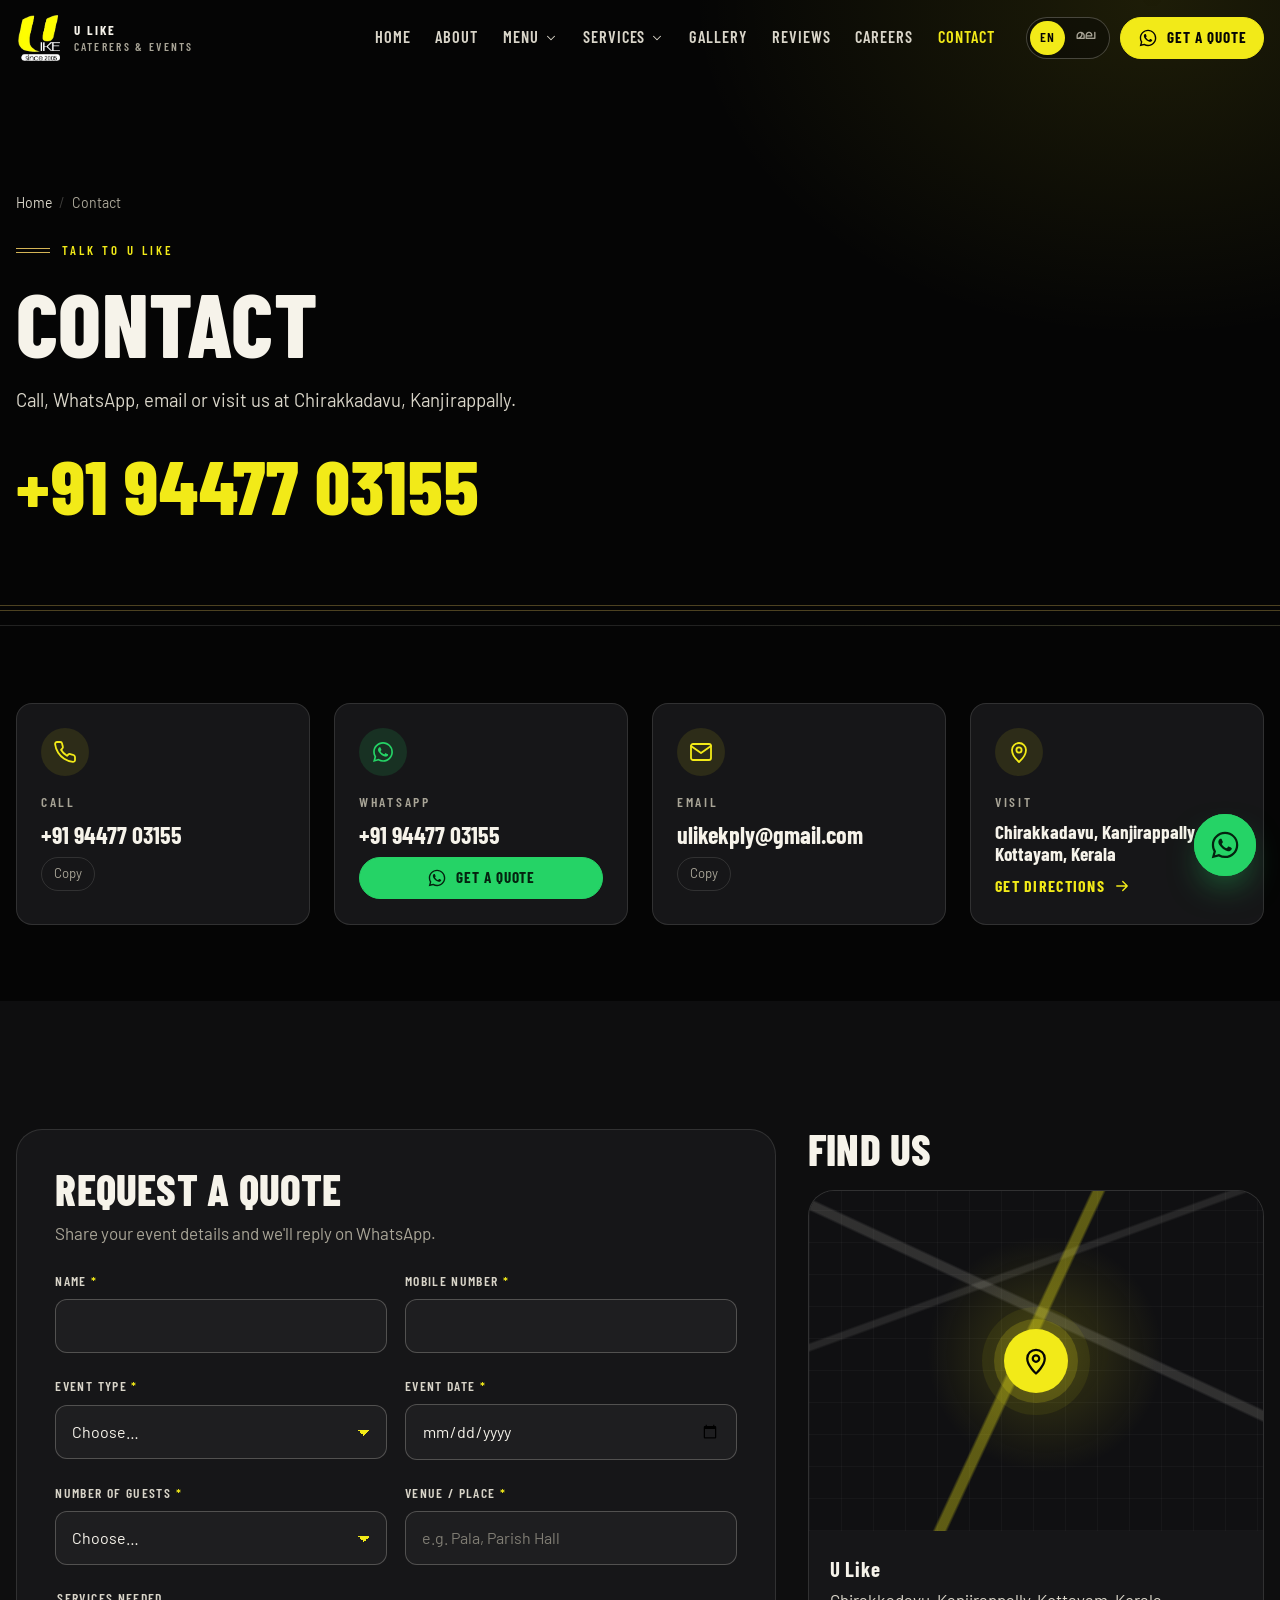
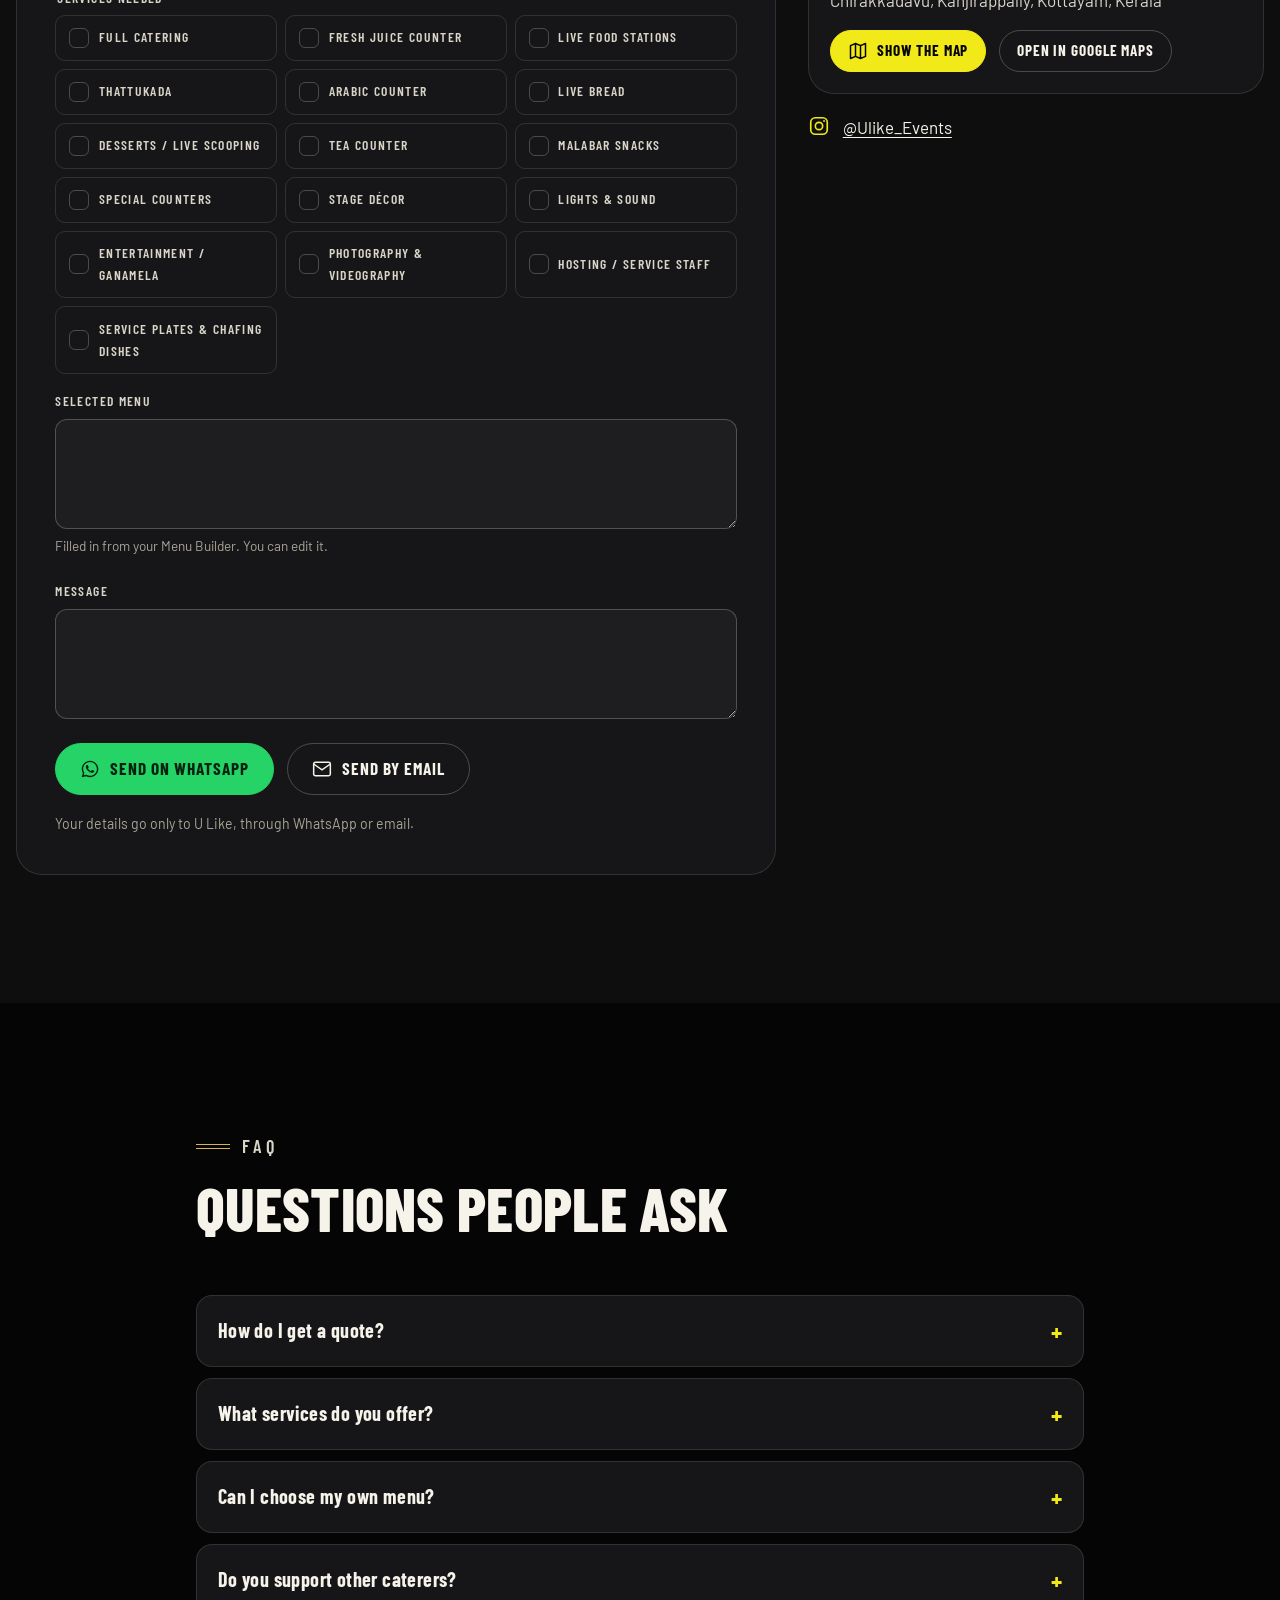
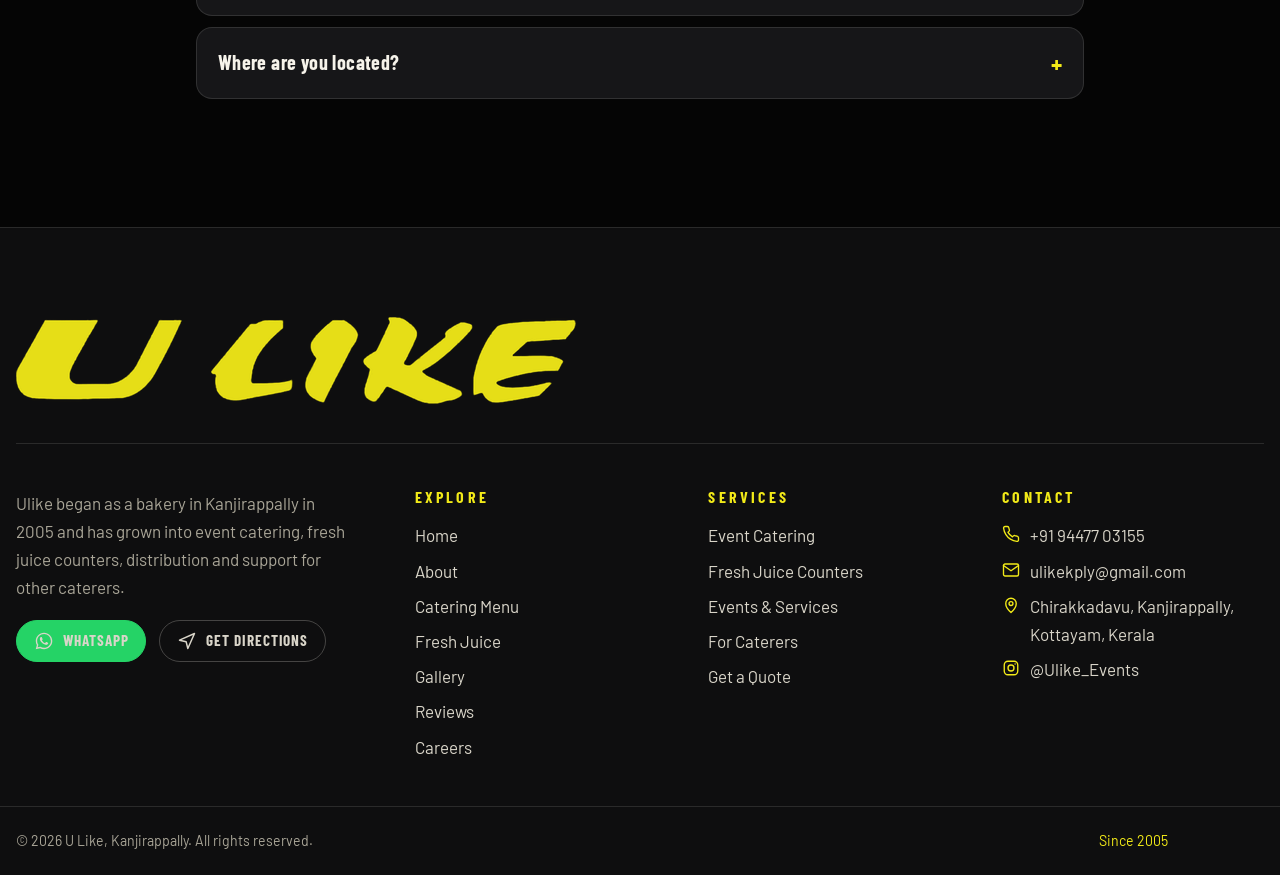
<file: contact.html>
<!doctype html>
<html lang="en">
<head>
<meta charset="utf-8">
<meta name="viewport" content="width=device-width, initial-scale=1, viewport-fit=cover">
<title>Contact U Like | Catering Services in Kanjirappally, Kottayam</title>
<meta name="claude:viewport-fit-sides" content="cover">
<meta name="description" content="Call or WhatsApp +91 94477 03155, email ulikekply@gmail.com, or visit us at Chirakkadavu, Kanjirappally, Kottayam, Kerala.">
<meta name="theme-color" content="#050505">
<meta name="color-scheme" content="dark">

<meta property="og:type" content="website">
<meta property="og:site_name" content="U Like Caterers & Events">
<meta property="og:title" content="Contact U Like | Catering Services in Kanjirappally, Kottayam">
<meta property="og:description" content="Call or WhatsApp +91 94477 03155, email ulikekply@gmail.com, or visit us at Chirakkadavu, Kanjirappally, Kottayam, Kerala.">
<meta property="og:image" content="assets/img/og/ulike-og.jpg">
<meta property="og:image:width" content="1200"><meta property="og:image:height" content="630">
<meta property="og:locale" content="en_IN">
<meta name="twitter:card" content="summary_large_image">
<meta name="twitter:title" content="Contact U Like | Catering Services in Kanjirappally, Kottayam">
<meta name="twitter:description" content="Call or WhatsApp +91 94477 03155, email ulikekply@gmail.com, or visit us at Chirakkadavu, Kanjirappally, Kottayam, Kerala.">
<meta name="twitter:image" content="assets/img/og/ulike-og.jpg">
<link rel="icon" href="favicon.ico" sizes="any">
<link rel="icon" type="image/png" sizes="32x32" href="assets/img/icons/favicon-32.png">
<link rel="apple-touch-icon" href="assets/img/icons/apple-touch-icon.png">
<link rel="manifest" href="site.webmanifest">
<link rel="preconnect" href="https://fonts.googleapis.com">
<link rel="preconnect" href="https://fonts.gstatic.com" crossorigin>
<link rel="stylesheet" href="https://fonts.googleapis.com/css2?family=Allura&family=Barlow+Condensed:wght@500;600;700;800&family=Barlow:ital,wght@0,400;0,500;0,600;1,400&family=Kalam:wght@400;700&family=Manjari:wght@400;700&display=swap">
<link rel="stylesheet" href="assets/css/tokens.css">
<link rel="stylesheet" href="assets/css/base.css">
<link rel="stylesheet" href="assets/css/components.css">
<link rel="stylesheet" href="assets/css/pages.css">
<script>(function(){var d=document.documentElement;d.classList.add('js');try{if(localStorage.getItem('ulike-lang')==='ml'){d.lang='ml';}}catch(e){}var rm=window.matchMedia&&matchMedia('(prefers-reduced-motion: reduce)').matches;try{if(!rm&&!localStorage.getItem('ulike-visited')){d.classList.add('show-preloader');}}catch(e){}try{if(!rm&&sessionStorage.getItem('ulike-wipe')==='1'){d.classList.add('wipe-enter');sessionStorage.removeItem('ulike-wipe');}}catch(e){}})();</script>

<script type="application/ld+json">{"@context": "https://schema.org", "@type": "FoodEstablishment", "name": "U Like Caterers & Events", "alternateName": ["U Like", "Ulike", "Ulike Caters and Events"], "description": "Event catering, live food counters and fresh juice counters in Kanjirappally, Kerala, since 2005.", "image": "assets/img/og/ulike-og.jpg", "logo": "assets/img/logo/ulike-logo.png", "telephone": "+919447703155", "email": "ulikekply@gmail.com", "foundingDate": "2005", "servesCuisine": ["Kerala", "Arabic", "Malabar", "Indian"], "address": {"@type": "PostalAddress", "streetAddress": "Chirakkadavu", "addressLocality": "Kanjirappally", "addressRegion": "Kerala", "addressCountry": "IN"}, "geo": {"@type": "GeoCoordinates", "latitude": 9.5262442, "longitude": 76.7750397}, "hasMap": "https://maps.app.goo.gl/ULbawqb2nt8uVe2U7", "sameAs": ["https://www.instagram.com/ulike_events/"]}</script><script type="application/ld+json">{"@context": "https://schema.org", "@type": "BreadcrumbList", "itemListElement": [{"@type": "ListItem", "position": 1, "name": "Home", "item": "/"}, {"@type": "ListItem", "position": 2, "name": "Contact"}]}</script><script type="application/ld+json">{"@context": "https://schema.org", "@type": "FAQPage", "mainEntity": [{"@type": "Question", "name": "How do I get a quote?", "acceptedAnswer": {"@type": "Answer", "text": "Send your event details on WhatsApp using the quote form, or call +91 94477 03155. Tell us the date, place, number of guests and the counters you like, and we will plan it with you."}}, {"@type": "Question", "name": "What services do you offer?", "acceptedAnswer": {"@type": "Answer", "text": "Event catering with live counters (Thattukada, Arabic dishes, live bread, live food stations, desserts with live scooping, tea and special counters), fresh juice counters, and event services: stage decorations, entertainment programs, lights & sounds, wedding destination, photography & videography, Ganamela, hosting and service staff, service plates and chafing dishes."}}, {"@type": "Question", "name": "Can I choose my own menu?", "acceptedAnswer": {"@type": "Answer", "text": "Yes. Ulike Caters and Events provides custom catering for every occasion. Pick dishes on the Menu page with the “+ Add” buttons and send your list to us on WhatsApp."}}, {"@type": "Question", "name": "Do you support other caterers?", "acceptedAnswer": {"@type": "Answer", "text": "Yes. Ulike has a full-service catering arm that supports other catering businesses: juice counters, live stations, staff, service plates and chafing dishes, and products through Ulike Distributors."}}, {"@type": "Question", "name": "Where are you located?", "acceptedAnswer": {"@type": "Answer", "text": "Chirakkadavu, Kanjirappally, Kottayam, Kerala. Ulike began in Kanjirappally in 2005 as a bakery."}}]}</script>
</head>
<body class="has-hero" data-page="contact">
<div class="preloader" aria-hidden="true"><div class="preloader-inner"><img src="assets/img/logo/ulike-logo.png" width="141" height="152" alt=""><div class="preloader-bar"></div></div></div>

<a class="skip-link" href="#main" data-i18n="nav.skip">Skip to content</a>
<header class="site-header" data-header>
  <div class="wrap wrap--wide header-inner">
    <a class="brand" href="index.html" aria-label="U Like home">
      <img src="assets/img/logo/ulike-logo.png" width="141" height="152" alt="U Like logo, since 2005">
      <span class="brand-text"><b>U Like</b>Caterers &amp; Events</span>
    </a>
    <nav class="main-nav" aria-label="Main"><ul class="nav-list"><li><a class="nav-link" href="index.html" data-i18n="nav.home">Home</a></li><li><a class="nav-link" href="about.html" data-i18n="nav.about">About</a></li><li class="has-sub"><button class="nav-link" type="button" aria-expanded="false" aria-haspopup="true"><span data-i18n="nav.menu">Menu</span><svg viewBox="0 0 24 24" fill="none" stroke="currentColor" stroke-width="1.8" stroke-linecap="round" stroke-linejoin="round" aria-hidden="true" focusable="false"><path d="M6 9l6 6 6-6"/></svg></button><ul class="sub-menu"><li><a href="menu.html"><span data-i18n="nav.cateringMenu">Catering Menu</span><small data-i18n="nav.cateringMenuSub">All counters and dishes</small></a></li><li><a href="fresh-juice.html"><span data-i18n="nav.freshJuice">Fresh Juice</span><small data-i18n="nav.freshJuiceSub">24 drinks and juice counters</small></a></li></ul></li><li class="has-sub"><button class="nav-link" type="button" aria-expanded="false" aria-haspopup="true"><span data-i18n="nav.services">Services</span><svg viewBox="0 0 24 24" fill="none" stroke="currentColor" stroke-width="1.8" stroke-linecap="round" stroke-linejoin="round" aria-hidden="true" focusable="false"><path d="M6 9l6 6 6-6"/></svg></button><ul class="sub-menu"><li><a href="events.html"><span data-i18n="nav.events">Events & Services</span><small data-i18n="nav.eventsSub">Décor, lights, staff and more</small></a></li><li><a href="for-caterers.html"><span data-i18n="nav.caterers">For Caterers</span><small data-i18n="nav.caterersSub">Partner with Ulike</small></a></li></ul></li><li><a class="nav-link" href="gallery.html" data-i18n="nav.gallery">Gallery</a></li><li><a class="nav-link" href="reviews.html" data-i18n="nav.reviews">Reviews</a></li><li><a class="nav-link" href="careers.html" data-i18n="nav.careers">Careers</a></li><li><a class="nav-link" href="contact.html" aria-current="page" data-i18n="nav.contact">Contact</a></li></ul></nav>
    <div class="header-actions">
      <div class="lang-toggle" role="group" aria-label="Language"><button type="button" data-lang="en" aria-pressed="true" lang="en">EN</button><button type="button" data-lang="ml" aria-pressed="false" lang="ml">മല</button></div>
      <a class="btn btn--sm btn-quote" href="https://wa.me/919447703155?text=Hello%20U%20Like%21%20I%27d%20like%20to%20know%20more%20about%20your%20catering%20services." target="_blank" rel="noopener" data-open-quote data-magnetic><svg viewBox="0 0 24 24" aria-hidden="true" focusable="false"><path fill="currentColor" stroke="none" d="M12.04 2C6.58 2 2.13 6.45 2.13 11.91c0 1.75.46 3.45 1.32 4.95L2.05 22l5.25-1.38a9.9 9.9 0 0 0 4.74 1.21h.01c5.46 0 9.91-4.45 9.91-9.91C21.96 6.45 17.5 2 12.04 2zm0 18.15h-.01a8.2 8.2 0 0 1-4.19-1.15l-.3-.18-3.12.82.83-3.04-.2-.31a8.2 8.2 0 0 1-1.26-4.38c0-4.54 3.7-8.24 8.25-8.24 2.2 0 4.27.86 5.83 2.42a8.18 8.18 0 0 1 2.41 5.83c0 4.54-3.7 8.23-8.24 8.23zm4.52-6.16c-.25-.12-1.47-.72-1.69-.81-.23-.08-.39-.12-.56.12-.16.25-.64.81-.78.97-.14.17-.29.19-.54.06-.25-.12-1.05-.39-1.99-1.23-.74-.66-1.23-1.47-1.38-1.72-.14-.25-.02-.38.11-.51.11-.11.25-.29.37-.43.13-.15.17-.25.25-.42.08-.17.04-.31-.02-.43-.06-.12-.56-1.34-.76-1.84-.2-.48-.41-.42-.56-.43h-.48c-.17 0-.43.06-.66.31-.23.25-.86.85-.86 2.07 0 1.22.89 2.4 1.01 2.56.12.17 1.75 2.67 4.23 3.74.59.26 1.05.41 1.41.52.59.19 1.13.16 1.56.1.48-.07 1.47-.6 1.67-1.18.21-.58.21-1.07.14-1.18-.06-.1-.22-.16-.47-.28z"/></svg><span data-i18n="cta.quote">Get a Quote</span></a>
      <button class="menu-toggle" type="button" aria-expanded="false" aria-controls="mobile-menu" data-menu-open><span></span><span class="visually-hidden" data-i18n="nav.open">Open menu</span></button>
    </div>
  </div>
</header>
<div class="mobile-menu" id="mobile-menu" aria-hidden="true" data-mobile-menu>
  <div class="mobile-menu-top">
    <img src="assets/img/logo/ulike-logo.png" width="141" height="152" alt="U Like">
    <button class="icon-btn" type="button" data-menu-close><svg viewBox="0 0 24 24" fill="none" stroke="currentColor" stroke-width="1.8" stroke-linecap="round" stroke-linejoin="round" aria-hidden="true" focusable="false"><path d="M6 6l12 12M18 6L6 18"/></svg><span class="visually-hidden" data-i18n="nav.close">Close menu</span></button>
  </div>
  <ul class="mobile-nav"><li><a href="index.html"><span data-i18n="nav.home">Home</span></a></li><li><a href="about.html"><span data-i18n="nav.about">About</span></a></li><li><a href="menu.html"><span data-i18n="nav.cateringMenu">Catering Menu</span><small data-i18n="nav.cateringMenuSub">All counters and dishes</small></a></li><li><a href="fresh-juice.html"><span data-i18n="nav.freshJuice">Fresh Juice</span><small data-i18n="nav.freshJuiceSub">24 drinks and juice counters</small></a></li><li><a href="events.html"><span data-i18n="nav.events">Events & Services</span><small data-i18n="nav.eventsSub">Décor, lights, staff and more</small></a></li><li><a href="for-caterers.html"><span data-i18n="nav.caterers">For Caterers</span><small data-i18n="nav.caterersSub">Partner with Ulike</small></a></li><li><a href="gallery.html"><span data-i18n="nav.gallery">Gallery</span></a></li><li><a href="reviews.html"><span data-i18n="nav.reviews">Reviews</span></a></li><li><a href="careers.html"><span data-i18n="nav.careers">Careers</span></a></li><li><a href="contact.html" aria-current="page"><span data-i18n="nav.contact">Contact</span></a></li></ul>
  <div class="mobile-menu-foot">
    <div class="lang-toggle" role="group" aria-label="Language"><button type="button" data-lang="en" aria-pressed="true" lang="en">EN</button><button type="button" data-lang="ml" aria-pressed="false" lang="ml">മല</button></div>
    <a class="btn btn--wa btn--block" href="https://wa.me/919447703155?text=Hello%20U%20Like%21%20I%27d%20like%20to%20know%20more%20about%20your%20catering%20services." target="_blank" rel="noopener" data-open-quote><svg viewBox="0 0 24 24" aria-hidden="true" focusable="false"><path fill="currentColor" stroke="none" d="M12.04 2C6.58 2 2.13 6.45 2.13 11.91c0 1.75.46 3.45 1.32 4.95L2.05 22l5.25-1.38a9.9 9.9 0 0 0 4.74 1.21h.01c5.46 0 9.91-4.45 9.91-9.91C21.96 6.45 17.5 2 12.04 2zm0 18.15h-.01a8.2 8.2 0 0 1-4.19-1.15l-.3-.18-3.12.82.83-3.04-.2-.31a8.2 8.2 0 0 1-1.26-4.38c0-4.54 3.7-8.24 8.25-8.24 2.2 0 4.27.86 5.83 2.42a8.18 8.18 0 0 1 2.41 5.83c0 4.54-3.7 8.23-8.24 8.23zm4.52-6.16c-.25-.12-1.47-.72-1.69-.81-.23-.08-.39-.12-.56.12-.16.25-.64.81-.78.97-.14.17-.29.19-.54.06-.25-.12-1.05-.39-1.99-1.23-.74-.66-1.23-1.47-1.38-1.72-.14-.25-.02-.38.11-.51.11-.11.25-.29.37-.43.13-.15.17-.25.25-.42.08-.17.04-.31-.02-.43-.06-.12-.56-1.34-.76-1.84-.2-.48-.41-.42-.56-.43h-.48c-.17 0-.43.06-.66.31-.23.25-.86.85-.86 2.07 0 1.22.89 2.4 1.01 2.56.12.17 1.75 2.67 4.23 3.74.59.26 1.05.41 1.41.52.59.19 1.13.16 1.56.1.48-.07 1.47-.6 1.67-1.18.21-.58.21-1.07.14-1.18-.06-.1-.22-.16-.47-.28z"/></svg><span data-i18n="cta.quote">Get a Quote</span></a>
    <p class="contact-lines"><a href="tel:+919447703155" data-cfg="phone1">+91 94477 03155</a><br><a href="mailto:ulikekply@gmail.com" data-cfg="email">ulikekply@gmail.com</a></p>
  </div>
</div>
<main id="main" tabindex="-1">

<section class="page-hero page-hero--type page-hero--contact">
  <div class="wrap wrap--wide">
    <ol class="breadcrumb" aria-label="Breadcrumb"><li><a href="index.html" data-i18n="nav.home">Home</a></li><li aria-current="page">Contact</li></ol>
    <p class="eyebrow" data-i18n="contact.eyebrow">Talk to U Like</p>
    <h1 data-i18n="contact.h1">Contact</h1>
    <p class="lead" data-i18n="contact.lead">Call, WhatsApp, email or visit us at Chirakkadavu, Kanjirappally.</p>
    <div class="contact-phones">
      <a href="tel:+919447703155" data-cfg="phone1" data-cfg-href="tel1" data-track="call">+91 94477 03155</a>
    </div>
  </div>
</section>

<section class="section section--tight">
  <div class="wrap wrap--wide grid grid-4">
    <div class="contact-card">
      <span class="ic"><svg viewBox="0 0 24 24" fill="none" stroke="currentColor" stroke-width="1.8" stroke-linecap="round" stroke-linejoin="round" aria-hidden="true" focusable="false"><path d="M22 16.9v3a2 2 0 0 1-2.2 2 19.8 19.8 0 0 1-8.6-3.1 19.5 19.5 0 0 1-6-6A19.8 19.8 0 0 1 2.1 4.2 2 2 0 0 1 4.1 2h3a2 2 0 0 1 2 1.7c.1.9.4 1.8.7 2.7a2 2 0 0 1-.5 2.1L8 9.8a16 16 0 0 0 6 6l1.3-1.3a2 2 0 0 1 2.1-.4c.9.3 1.8.6 2.7.7a2 2 0 0 1 1.7 2z"/></svg></span><strong data-i18n="contact.call">Call</strong>
      <a class="big" href="tel:+919447703155" data-cfg="phone1" data-cfg-href="tel1" data-track="call">+91 94477 03155</a>
      <button class="copy-btn" type="button" data-copy="+91 94477 03155" data-i18n="cta.copy">Copy</button>
    </div>
    <div class="contact-card is-wa">
      <span class="ic"><svg viewBox="0 0 24 24" aria-hidden="true" focusable="false"><path fill="currentColor" stroke="none" d="M12.04 2C6.58 2 2.13 6.45 2.13 11.91c0 1.75.46 3.45 1.32 4.95L2.05 22l5.25-1.38a9.9 9.9 0 0 0 4.74 1.21h.01c5.46 0 9.91-4.45 9.91-9.91C21.96 6.45 17.5 2 12.04 2zm0 18.15h-.01a8.2 8.2 0 0 1-4.19-1.15l-.3-.18-3.12.82.83-3.04-.2-.31a8.2 8.2 0 0 1-1.26-4.38c0-4.54 3.7-8.24 8.25-8.24 2.2 0 4.27.86 5.83 2.42a8.18 8.18 0 0 1 2.41 5.83c0 4.54-3.7 8.23-8.24 8.23zm4.52-6.16c-.25-.12-1.47-.72-1.69-.81-.23-.08-.39-.12-.56.12-.16.25-.64.81-.78.97-.14.17-.29.19-.54.06-.25-.12-1.05-.39-1.99-1.23-.74-.66-1.23-1.47-1.38-1.72-.14-.25-.02-.38.11-.51.11-.11.25-.29.37-.43.13-.15.17-.25.25-.42.08-.17.04-.31-.02-.43-.06-.12-.56-1.34-.76-1.84-.2-.48-.41-.42-.56-.43h-.48c-.17 0-.43.06-.66.31-.23.25-.86.85-.86 2.07 0 1.22.89 2.4 1.01 2.56.12.17 1.75 2.67 4.23 3.74.59.26 1.05.41 1.41.52.59.19 1.13.16 1.56.1.48-.07 1.47-.6 1.67-1.18.21-.58.21-1.07.14-1.18-.06-.1-.22-.16-.47-.28z"/></svg></span><strong>WhatsApp</strong>
      <a class="big" href="https://wa.me/919447703155?text=Hello%20U%20Like%21%20I%27d%20like%20to%20know%20more%20about%20your%20catering%20services." target="_blank" rel="noopener" data-cfg="whatsappDisplay" data-cfg-href="wa" data-track="whatsapp">+91 94477 03155</a>
      <a class="btn btn--wa btn--sm" href="https://wa.me/919447703155?text=Hello%20U%20Like%21%20I%27d%20like%20to%20know%20more%20about%20your%20catering%20services." target="_blank" rel="noopener" data-open-quote><svg viewBox="0 0 24 24" aria-hidden="true" focusable="false"><path fill="currentColor" stroke="none" d="M12.04 2C6.58 2 2.13 6.45 2.13 11.91c0 1.75.46 3.45 1.32 4.95L2.05 22l5.25-1.38a9.9 9.9 0 0 0 4.74 1.21h.01c5.46 0 9.91-4.45 9.91-9.91C21.96 6.45 17.5 2 12.04 2zm0 18.15h-.01a8.2 8.2 0 0 1-4.19-1.15l-.3-.18-3.12.82.83-3.04-.2-.31a8.2 8.2 0 0 1-1.26-4.38c0-4.54 3.7-8.24 8.25-8.24 2.2 0 4.27.86 5.83 2.42a8.18 8.18 0 0 1 2.41 5.83c0 4.54-3.7 8.23-8.24 8.23zm4.52-6.16c-.25-.12-1.47-.72-1.69-.81-.23-.08-.39-.12-.56.12-.16.25-.64.81-.78.97-.14.17-.29.19-.54.06-.25-.12-1.05-.39-1.99-1.23-.74-.66-1.23-1.47-1.38-1.72-.14-.25-.02-.38.11-.51.11-.11.25-.29.37-.43.13-.15.17-.25.25-.42.08-.17.04-.31-.02-.43-.06-.12-.56-1.34-.76-1.84-.2-.48-.41-.42-.56-.43h-.48c-.17 0-.43.06-.66.31-.23.25-.86.85-.86 2.07 0 1.22.89 2.4 1.01 2.56.12.17 1.75 2.67 4.23 3.74.59.26 1.05.41 1.41.52.59.19 1.13.16 1.56.1.48-.07 1.47-.6 1.67-1.18.21-.58.21-1.07.14-1.18-.06-.1-.22-.16-.47-.28z"/></svg><span data-i18n="cta.quote">Get a Quote</span></a>
    </div>
    <div class="contact-card">
      <span class="ic"><svg viewBox="0 0 24 24" fill="none" stroke="currentColor" stroke-width="1.8" stroke-linecap="round" stroke-linejoin="round" aria-hidden="true" focusable="false"><rect x="2" y="4" width="20" height="16" rx="2"/><path d="M22 6l-10 7L2 6"/></svg></span><strong data-i18n="contact.email">Email</strong>
      <a class="big" href="mailto:ulikekply@gmail.com" data-cfg="email" data-cfg-href="mailto" data-track="email">ulikekply@gmail.com</a>
      <button class="copy-btn" type="button" data-copy="ulikekply@gmail.com" data-i18n="cta.copy">Copy</button>
    </div>
    <div class="contact-card">
      <span class="ic"><svg viewBox="0 0 24 24" fill="none" stroke="currentColor" stroke-width="1.8" stroke-linecap="round" stroke-linejoin="round" aria-hidden="true" focusable="false"><path d="M12 22s-7-6.2-7-12a7 7 0 0 1 14 0c0 5.8-7 12-7 12z"/><circle cx="12" cy="10" r="2.6"/></svg></span><strong data-i18n="contact.visit">Visit</strong>
      <span class="big" style="font-size:1.2rem" data-cfg="address">Chirakkadavu, Kanjirappally, Kottayam, Kerala</span>
      <a class="link-arrow" href="https://www.google.com/maps/dir/?api=1&destination=9.5262442%2C76.7750397" target="_blank" rel="noopener" data-cfg-href="directions" data-track="directions"><span data-i18n="cta.directionsLong">Get Directions</span><svg viewBox="0 0 24 24" fill="none" stroke="currentColor" stroke-width="1.8" stroke-linecap="round" stroke-linejoin="round" aria-hidden="true" focusable="false"><path d="M5 12h14M13 6l6 6-6 6"/></svg></a>
    </div>
  </div>
</section>

<section class="section section--charcoal" id="quote">
  <div class="wrap wrap--wide contact-grid">
    <div class="form-panel">
      <h2 class="h-sm" data-i18n="contact.formTitle">Request a quote</h2>
      <p class="muted" style="margin:.6rem 0 1.4rem" data-i18n="quote.intro">Share your event details and we'll reply on WhatsApp.</p>
      <div data-form="quote" data-form-id="contact"></div>
    </div>
    <div class="map-col">
      <h2 class="h-sm" data-i18n="contact.findUs">Find us</h2>
      <div class="map-card" data-map data-map-query="9.5262442,76.7750397">
        <div class="map-art" aria-hidden="true"><span class="map-pin"><svg viewBox="0 0 24 24" fill="none" stroke="currentColor" stroke-width="1.8" stroke-linecap="round" stroke-linejoin="round" aria-hidden="true" focusable="false"><path d="M12 22s-7-6.2-7-12a7 7 0 0 1 14 0c0 5.8-7 12-7 12z"/><circle cx="12" cy="10" r="2.6"/></svg></span></div>
        <div class="map-info">
          <p><b>U Like</b><br><span data-cfg="address">Chirakkadavu, Kanjirappally, Kottayam, Kerala</span></p>
          <div class="btn-row">
            <button class="btn btn--sm" type="button" data-map-load><svg viewBox="0 0 24 24" fill="none" stroke="currentColor" stroke-width="1.8" stroke-linecap="round" stroke-linejoin="round" aria-hidden="true" focusable="false"><path d="M9 3L3 5.5v15.5L9 18.5l6 2.5 6-2.5V3l-6 2.5zM9 3v15.5M15 5.5V21"/></svg><span data-i18n="cta.showMap">Show the map</span></button>
            <a class="btn btn--ghost btn--sm" href="https://maps.app.goo.gl/ULbawqb2nt8uVe2U7" target="_blank" rel="noopener" data-cfg-href="maps"><span data-i18n="cta.openMaps">Open in Google Maps</span></a>
          </div>
        </div>
      </div>
      <ul class="contact-extra" role="list">
        <li data-cfg-wrap="hours" hidden><svg viewBox="0 0 24 24" fill="none" stroke="currentColor" stroke-width="1.8" stroke-linecap="round" stroke-linejoin="round" aria-hidden="true" focusable="false"><circle cx="12" cy="12" r="9"/><path d="M12 7v5l3 2"/></svg><span><b data-i18n="contact.hours">Hours</b><br><span data-cfg="hours"></span></span></li>
        <li><svg viewBox="0 0 24 24" fill="none" stroke="currentColor" stroke-width="1.8" stroke-linecap="round" stroke-linejoin="round" aria-hidden="true" focusable="false"><rect x="3" y="3" width="18" height="18" rx="5"/><circle cx="12" cy="12" r="4"/><circle cx="17.5" cy="6.5" r="1" fill="currentColor" stroke="none"/></svg><span><a href="https://www.instagram.com/ulike_events/" target="_blank" rel="noopener">@Ulike_Events</a><span data-ig="1" hidden><br><a href="#" target="_blank" rel="noopener">U Like Catering Solutions</a></span></span></li>
      </ul>
    </div>
  </div>
</section>

<section class="section">
  <div class="wrap faq-wrap">
    <div class="section-head"><p class="eyebrow">FAQ</p><h2 data-i18n="contact.faq">Questions people ask</h2></div>
    <div class="faq"><details><summary>How do I get a quote?</summary><div><p>Send your event details on WhatsApp using the quote form, or call +91 94477 03155. Tell us the date, place, number of guests and the counters you like, and we will plan it with you.</p></div></details><details><summary>What services do you offer?</summary><div><p>Event catering with live counters (Thattukada, Arabic dishes, live bread, live food stations, desserts with live scooping, tea and special counters), fresh juice counters, and event services: stage decorations, entertainment programs, lights & sounds, wedding destination, photography & videography, Ganamela, hosting and service staff, service plates and chafing dishes.</p></div></details><details><summary>Can I choose my own menu?</summary><div><p>Yes. Ulike Caters and Events provides custom catering for every occasion. Pick dishes on the Menu page with the “+ Add” buttons and send your list to us on WhatsApp.</p></div></details><details><summary>Do you support other caterers?</summary><div><p>Yes. Ulike has a full-service catering arm that supports other catering businesses: juice counters, live stations, staff, service plates and chafing dishes, and products through Ulike Distributors.</p></div></details><details><summary>Where are you located?</summary><div><p>Chirakkadavu, Kanjirappally, Kottayam, Kerala. Ulike began in Kanjirappally in 2005 as a bakery.</p></div></details></div>
  </div>
</section>
</main>

<footer class="site-footer">
  <div class="wrap wrap--wide">
    <img class="footer-mark" src="assets/img/logo/ulike-wordmark-560.png" width="560" height="87" alt="U Like" loading="lazy">
    <div class="footer-grid">
      <div class="footer-about">
        <p data-i18n="footer.about">Ulike began as a bakery in Kanjirappally in 2005 and has grown into event catering, fresh juice counters, distribution and support for other caterers.</p>
        <div class="btn-row" style="margin-top:1.2rem">
          <a class="btn btn--wa btn--sm" href="https://wa.me/919447703155?text=Hello%20U%20Like%21%20I%27d%20like%20to%20know%20more%20about%20your%20catering%20services." target="_blank" rel="noopener" data-cfg-href="wa"><svg viewBox="0 0 24 24" aria-hidden="true" focusable="false"><path fill="currentColor" stroke="none" d="M12.04 2C6.58 2 2.13 6.45 2.13 11.91c0 1.75.46 3.45 1.32 4.95L2.05 22l5.25-1.38a9.9 9.9 0 0 0 4.74 1.21h.01c5.46 0 9.91-4.45 9.91-9.91C21.96 6.45 17.5 2 12.04 2zm0 18.15h-.01a8.2 8.2 0 0 1-4.19-1.15l-.3-.18-3.12.82.83-3.04-.2-.31a8.2 8.2 0 0 1-1.26-4.38c0-4.54 3.7-8.24 8.25-8.24 2.2 0 4.27.86 5.83 2.42a8.18 8.18 0 0 1 2.41 5.83c0 4.54-3.7 8.23-8.24 8.23zm4.52-6.16c-.25-.12-1.47-.72-1.69-.81-.23-.08-.39-.12-.56.12-.16.25-.64.81-.78.97-.14.17-.29.19-.54.06-.25-.12-1.05-.39-1.99-1.23-.74-.66-1.23-1.47-1.38-1.72-.14-.25-.02-.38.11-.51.11-.11.25-.29.37-.43.13-.15.17-.25.25-.42.08-.17.04-.31-.02-.43-.06-.12-.56-1.34-.76-1.84-.2-.48-.41-.42-.56-.43h-.48c-.17 0-.43.06-.66.31-.23.25-.86.85-.86 2.07 0 1.22.89 2.4 1.01 2.56.12.17 1.75 2.67 4.23 3.74.59.26 1.05.41 1.41.52.59.19 1.13.16 1.56.1.48-.07 1.47-.6 1.67-1.18.21-.58.21-1.07.14-1.18-.06-.1-.22-.16-.47-.28z"/></svg><span data-i18n="cta.whatsapp">WhatsApp</span></a>
          <a class="btn btn--ghost btn--sm" href="https://www.google.com/maps/dir/?api=1&destination=9.5262442%2C76.7750397" target="_blank" rel="noopener" data-cfg-href="directions"><svg viewBox="0 0 24 24" fill="none" stroke="currentColor" stroke-width="1.8" stroke-linecap="round" stroke-linejoin="round" aria-hidden="true" focusable="false"><path d="M3 11l18-8-8 18-2-8z"/></svg><span data-i18n="cta.directionsLong">Get Directions</span></a>
        </div>
      </div>
      <div>
        <h3 data-i18n="footer.explore">Explore</h3>
        <ul>
          <li><a href="index.html" data-i18n="nav.home">Home</a></li>
          <li><a href="about.html" data-i18n="nav.about">About</a></li>
          <li><a href="menu.html" data-i18n="nav.cateringMenu">Catering Menu</a></li>
          <li><a href="fresh-juice.html" data-i18n="nav.freshJuice">Fresh Juice</a></li>
          <li><a href="gallery.html" data-i18n="nav.gallery">Gallery</a></li>
          <li><a href="reviews.html" data-i18n="nav.reviews">Reviews</a></li>
          <li><a href="careers.html" data-i18n="nav.careers">Careers</a></li>
        </ul>
      </div>
      <div>
        <h3 data-i18n="footer.services">Services</h3>
        <ul>
          <li><a href="menu.html" data-i18n="card.catering">Event Catering</a></li>
          <li><a href="fresh-juice.html" data-i18n="card.juice">Fresh Juice Counters</a></li>
          <li><a href="events.html" data-i18n="nav.events">Events & Services</a></li>
          <li><a href="for-caterers.html" data-i18n="nav.caterers">For Caterers</a></li>
          <li><a href="contact.html" data-i18n="cta.quote">Get a Quote</a></li>
        </ul>
      </div>
      <div>
        <h3 data-i18n="footer.contact">Contact</h3>
        <ul class="footer-contact">
          <li><svg viewBox="0 0 24 24" fill="none" stroke="currentColor" stroke-width="1.8" stroke-linecap="round" stroke-linejoin="round" aria-hidden="true" focusable="false"><path d="M22 16.9v3a2 2 0 0 1-2.2 2 19.8 19.8 0 0 1-8.6-3.1 19.5 19.5 0 0 1-6-6A19.8 19.8 0 0 1 2.1 4.2 2 2 0 0 1 4.1 2h3a2 2 0 0 1 2 1.7c.1.9.4 1.8.7 2.7a2 2 0 0 1-.5 2.1L8 9.8a16 16 0 0 0 6 6l1.3-1.3a2 2 0 0 1 2.1-.4c.9.3 1.8.6 2.7.7a2 2 0 0 1 1.7 2z"/></svg><span><a href="tel:+919447703155" data-cfg="phone1" data-cfg-href="tel1">+91 94477 03155</a></span></li>
          <li><svg viewBox="0 0 24 24" fill="none" stroke="currentColor" stroke-width="1.8" stroke-linecap="round" stroke-linejoin="round" aria-hidden="true" focusable="false"><rect x="2" y="4" width="20" height="16" rx="2"/><path d="M22 6l-10 7L2 6"/></svg><a href="mailto:ulikekply@gmail.com" data-cfg="email" data-cfg-href="mailto">ulikekply@gmail.com</a></li>
          <li><svg viewBox="0 0 24 24" fill="none" stroke="currentColor" stroke-width="1.8" stroke-linecap="round" stroke-linejoin="round" aria-hidden="true" focusable="false"><path d="M12 22s-7-6.2-7-12a7 7 0 0 1 14 0c0 5.8-7 12-7 12z"/><circle cx="12" cy="10" r="2.6"/></svg><a href="https://maps.app.goo.gl/ULbawqb2nt8uVe2U7" target="_blank" rel="noopener" data-cfg="address" data-cfg-href="maps">Chirakkadavu, Kanjirappally, Kottayam, Kerala</a></li>
          <li data-cfg-wrap="hours" hidden><svg viewBox="0 0 24 24" fill="none" stroke="currentColor" stroke-width="1.8" stroke-linecap="round" stroke-linejoin="round" aria-hidden="true" focusable="false"><circle cx="12" cy="12" r="9"/><path d="M12 7v5l3 2"/></svg><span data-cfg="hours"></span></li>
          <li><svg viewBox="0 0 24 24" fill="none" stroke="currentColor" stroke-width="1.8" stroke-linecap="round" stroke-linejoin="round" aria-hidden="true" focusable="false"><rect x="3" y="3" width="18" height="18" rx="5"/><circle cx="12" cy="12" r="4"/><circle cx="17.5" cy="6.5" r="1" fill="currentColor" stroke="none"/></svg><ul style="gap:.2rem"><li data-ig="0"><a href="https://www.instagram.com/ulike_events/" target="_blank" rel="noopener">@Ulike_Events</a></li><li hidden data-ig="1"><a href="#" target="_blank" rel="noopener">U Like Catering Solutions</a></li></ul></li>
        </ul>
      </div>
    </div>
  </div>
  <div class="wrap wrap--wide footer-bottom">
    <span>© <span data-year>2026</span> U Like, Kanjirappally. <span data-i18n="footer.rights">All rights reserved.</span></span>
    <span data-cfg="footerCredit" hidden></span>
    <span class="yellow" data-i18n="trust.since">Since 2005</span>
  </div>
</footer>

<nav class="action-bar" aria-label="Quick contact">
  <a href="tel:+919447703155" data-cfg-href="tel1" data-track="call"><svg viewBox="0 0 24 24" fill="none" stroke="currentColor" stroke-width="1.8" stroke-linecap="round" stroke-linejoin="round" aria-hidden="true" focusable="false"><path d="M22 16.9v3a2 2 0 0 1-2.2 2 19.8 19.8 0 0 1-8.6-3.1 19.5 19.5 0 0 1-6-6A19.8 19.8 0 0 1 2.1 4.2 2 2 0 0 1 4.1 2h3a2 2 0 0 1 2 1.7c.1.9.4 1.8.7 2.7a2 2 0 0 1-.5 2.1L8 9.8a16 16 0 0 0 6 6l1.3-1.3a2 2 0 0 1 2.1-.4c.9.3 1.8.6 2.7.7a2 2 0 0 1 1.7 2z"/></svg><span data-i18n="cta.call">Call</span></a>
  <a class="is-wa" href="https://wa.me/919447703155?text=Hello%20U%20Like%21%20I%27d%20like%20to%20know%20more%20about%20your%20catering%20services." target="_blank" rel="noopener" data-cfg-href="wa" data-track="whatsapp"><svg viewBox="0 0 24 24" aria-hidden="true" focusable="false"><path fill="currentColor" stroke="none" d="M12.04 2C6.58 2 2.13 6.45 2.13 11.91c0 1.75.46 3.45 1.32 4.95L2.05 22l5.25-1.38a9.9 9.9 0 0 0 4.74 1.21h.01c5.46 0 9.91-4.45 9.91-9.91C21.96 6.45 17.5 2 12.04 2zm0 18.15h-.01a8.2 8.2 0 0 1-4.19-1.15l-.3-.18-3.12.82.83-3.04-.2-.31a8.2 8.2 0 0 1-1.26-4.38c0-4.54 3.7-8.24 8.25-8.24 2.2 0 4.27.86 5.83 2.42a8.18 8.18 0 0 1 2.41 5.83c0 4.54-3.7 8.23-8.24 8.23zm4.52-6.16c-.25-.12-1.47-.72-1.69-.81-.23-.08-.39-.12-.56.12-.16.25-.64.81-.78.97-.14.17-.29.19-.54.06-.25-.12-1.05-.39-1.99-1.23-.74-.66-1.23-1.47-1.38-1.72-.14-.25-.02-.38.11-.51.11-.11.25-.29.37-.43.13-.15.17-.25.25-.42.08-.17.04-.31-.02-.43-.06-.12-.56-1.34-.76-1.84-.2-.48-.41-.42-.56-.43h-.48c-.17 0-.43.06-.66.31-.23.25-.86.85-.86 2.07 0 1.22.89 2.4 1.01 2.56.12.17 1.75 2.67 4.23 3.74.59.26 1.05.41 1.41.52.59.19 1.13.16 1.56.1.48-.07 1.47-.6 1.67-1.18.21-.58.21-1.07.14-1.18-.06-.1-.22-.16-.47-.28z"/></svg><span data-i18n="cta.whatsapp">WhatsApp</span></a>
  <a href="https://www.google.com/maps/dir/?api=1&destination=9.5262442%2C76.7750397" target="_blank" rel="noopener" data-cfg-href="directions" data-track="directions"><svg viewBox="0 0 24 24" fill="none" stroke="currentColor" stroke-width="1.8" stroke-linecap="round" stroke-linejoin="round" aria-hidden="true" focusable="false"><path d="M3 11l18-8-8 18-2-8z"/></svg><span data-i18n="cta.directions">Directions</span></a>
</nav>
<a class="wa-float" href="https://wa.me/919447703155?text=Hello%20U%20Like%21%20I%27d%20like%20to%20know%20more%20about%20your%20catering%20services." target="_blank" rel="noopener" data-cfg-href="wa" data-track="whatsapp" aria-label="Chat with U Like on WhatsApp"><svg viewBox="0 0 24 24" aria-hidden="true" focusable="false"><path fill="currentColor" stroke="none" d="M12.04 2C6.58 2 2.13 6.45 2.13 11.91c0 1.75.46 3.45 1.32 4.95L2.05 22l5.25-1.38a9.9 9.9 0 0 0 4.74 1.21h.01c5.46 0 9.91-4.45 9.91-9.91C21.96 6.45 17.5 2 12.04 2zm0 18.15h-.01a8.2 8.2 0 0 1-4.19-1.15l-.3-.18-3.12.82.83-3.04-.2-.31a8.2 8.2 0 0 1-1.26-4.38c0-4.54 3.7-8.24 8.25-8.24 2.2 0 4.27.86 5.83 2.42a8.18 8.18 0 0 1 2.41 5.83c0 4.54-3.7 8.23-8.24 8.23zm4.52-6.16c-.25-.12-1.47-.72-1.69-.81-.23-.08-.39-.12-.56.12-.16.25-.64.81-.78.97-.14.17-.29.19-.54.06-.25-.12-1.05-.39-1.99-1.23-.74-.66-1.23-1.47-1.38-1.72-.14-.25-.02-.38.11-.51.11-.11.25-.29.37-.43.13-.15.17-.25.25-.42.08-.17.04-.31-.02-.43-.06-.12-.56-1.34-.76-1.84-.2-.48-.41-.42-.56-.43h-.48c-.17 0-.43.06-.66.31-.23.25-.86.85-.86 2.07 0 1.22.89 2.4 1.01 2.56.12.17 1.75 2.67 4.23 3.74.59.26 1.05.41 1.41.52.59.19 1.13.16 1.56.1.48-.07 1.47-.6 1.67-1.18.21-.58.21-1.07.14-1.18-.06-.1-.22-.16-.47-.28z"/></svg><span class="wa-tip" data-i18n="cta.chat">Chat with U Like</span></a>
<dialog class="dialog" id="quote-dialog" aria-labelledby="quote-dialog-title">
  <div class="dialog-head">
    <h2 id="quote-dialog-title" data-i18n="quote.title">Get a Quote</h2>
    <button class="icon-btn" type="button" data-dialog-close><svg viewBox="0 0 24 24" fill="none" stroke="currentColor" stroke-width="1.8" stroke-linecap="round" stroke-linejoin="round" aria-hidden="true" focusable="false"><path d="M6 6l12 12M18 6L6 18"/></svg><span class="visually-hidden" data-i18n="quote.close">Close</span></button>
  </div>
  <div class="dialog-body">
    <p class="muted" style="margin-bottom:1.2rem" data-i18n="quote.intro">Share your event details and we'll reply on WhatsApp.</p>
    <div data-form="quote" data-form-id="dlg"></div>
  </div>
</dialog>
<div class="page-wipe" aria-hidden="true"><div class="wipe-badge"><img src="assets/img/logo/ulike-logo.png" width="141" height="152" alt=""></div></div>
<script src="assets/js/site-config.js" defer></script>
<script src="assets/js/i18n.js" defer></script>
<script src="assets/js/main.js" defer></script>
<script src="assets/js/whatsapp.js" defer></script>
</body>
</html>
</file>
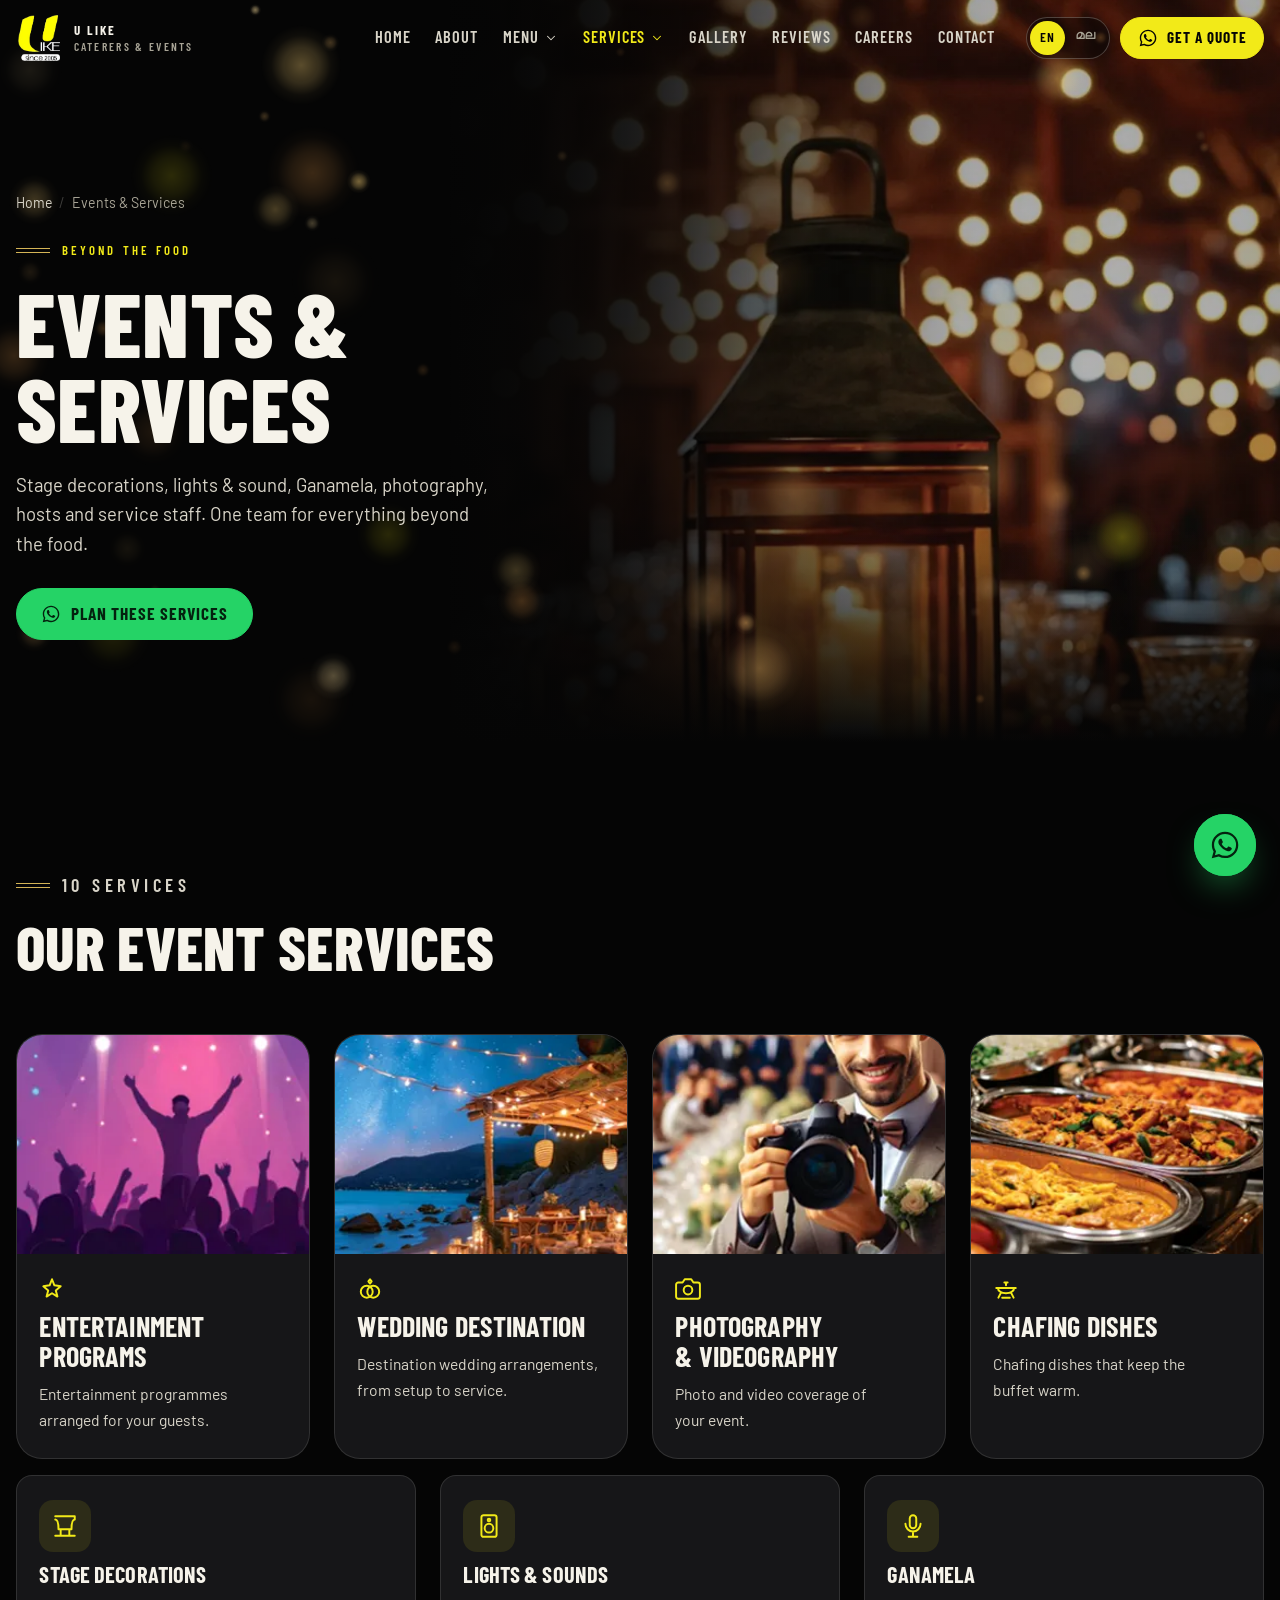
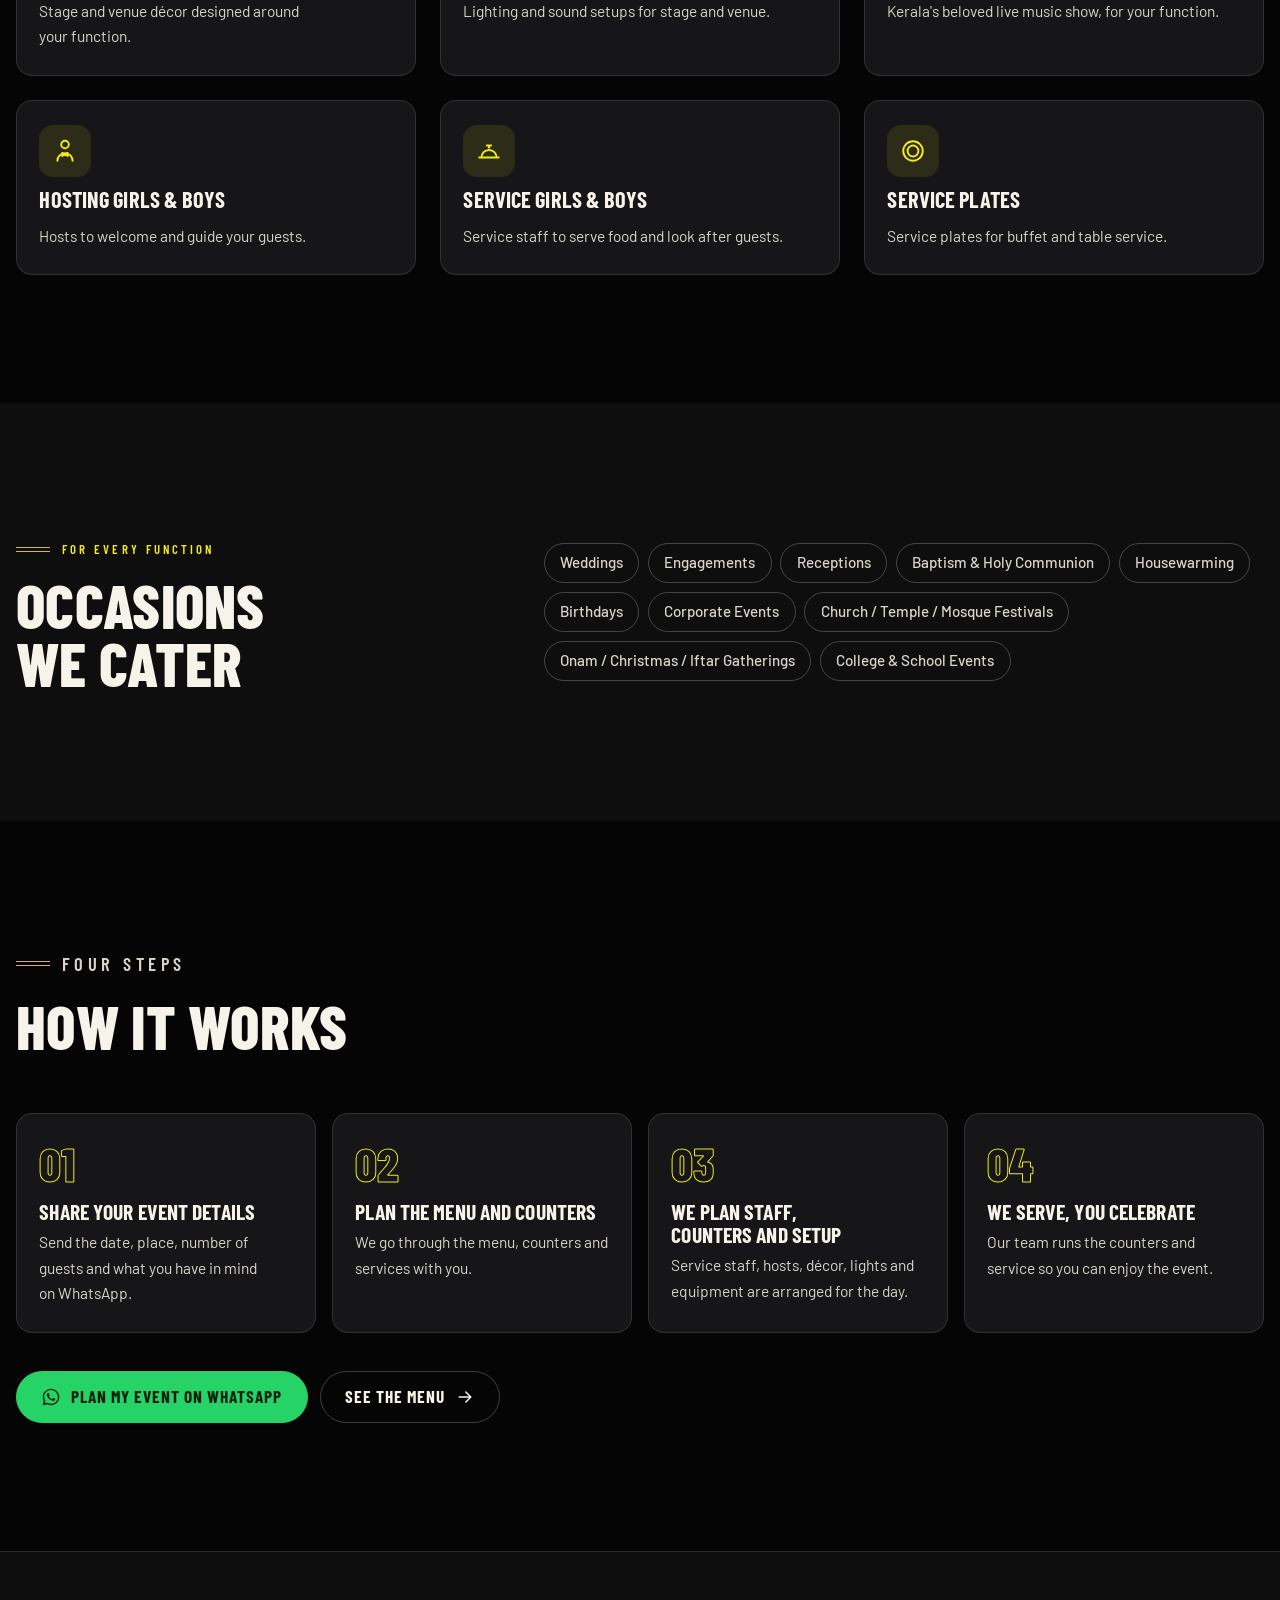
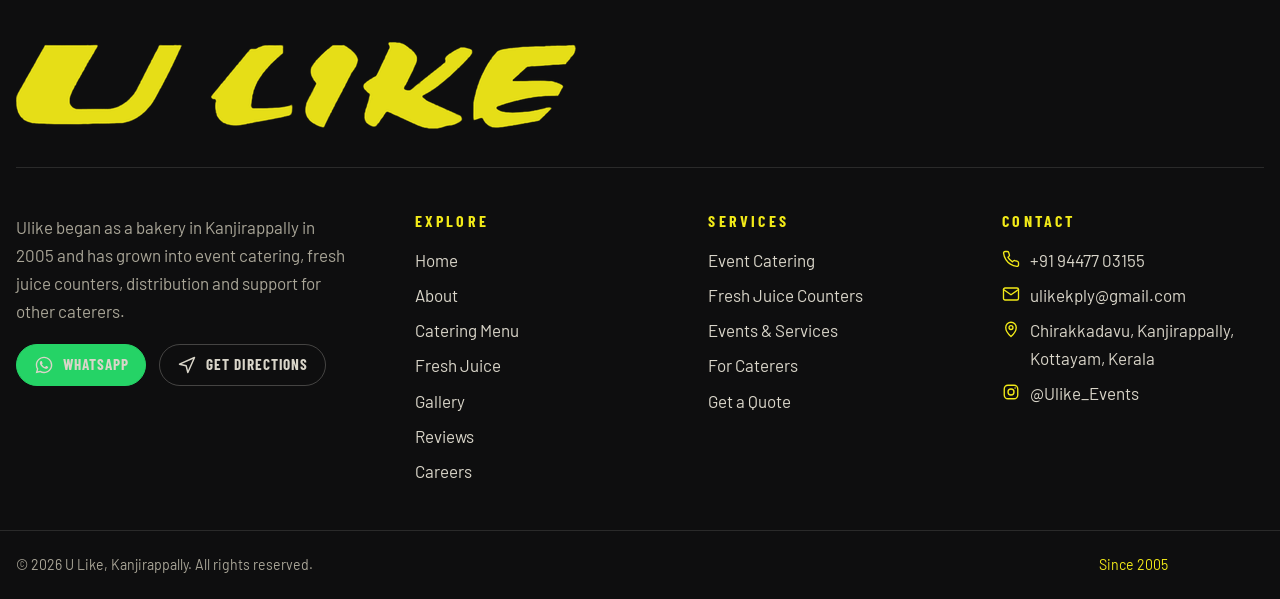
<file: events.html>
<!doctype html>
<html lang="en">
<head>
<meta charset="utf-8">
<meta name="viewport" content="width=device-width, initial-scale=1, viewport-fit=cover">
<title>Event Services: Stage Décor, Lights & Sound, Ganamela | U Like</title>
<meta name="claude:viewport-fit-sides" content="cover">
<meta name="description" content="Stage decorations, entertainment, lights & sounds, wedding destination, photography, Ganamela, hosting and service staff, service plates and chafing dishes.">
<meta name="theme-color" content="#050505">
<meta name="color-scheme" content="dark">

<meta property="og:type" content="website">
<meta property="og:site_name" content="U Like Caterers & Events">
<meta property="og:title" content="Event Services: Stage Décor, Lights & Sound, Ganamela | U Like">
<meta property="og:description" content="Stage decorations, entertainment, lights & sounds, wedding destination, photography, Ganamela, hosting and service staff, service plates and chafing dishes.">
<meta property="og:image" content="assets/img/og/ulike-og.jpg">
<meta property="og:image:width" content="1200"><meta property="og:image:height" content="630">
<meta property="og:locale" content="en_IN">
<meta name="twitter:card" content="summary_large_image">
<meta name="twitter:title" content="Event Services: Stage Décor, Lights & Sound, Ganamela | U Like">
<meta name="twitter:description" content="Stage decorations, entertainment, lights & sounds, wedding destination, photography, Ganamela, hosting and service staff, service plates and chafing dishes.">
<meta name="twitter:image" content="assets/img/og/ulike-og.jpg">
<link rel="icon" href="favicon.ico" sizes="any">
<link rel="icon" type="image/png" sizes="32x32" href="assets/img/icons/favicon-32.png">
<link rel="apple-touch-icon" href="assets/img/icons/apple-touch-icon.png">
<link rel="manifest" href="site.webmanifest">
<link rel="preconnect" href="https://fonts.googleapis.com">
<link rel="preconnect" href="https://fonts.gstatic.com" crossorigin>
<link rel="stylesheet" href="https://fonts.googleapis.com/css2?family=Allura&family=Barlow+Condensed:wght@500;600;700;800&family=Barlow:ital,wght@0,400;0,500;0,600;1,400&family=Kalam:wght@400;700&family=Manjari:wght@400;700&display=swap">
<link rel="stylesheet" href="assets/css/tokens.css">
<link rel="stylesheet" href="assets/css/base.css">
<link rel="stylesheet" href="assets/css/components.css">
<link rel="stylesheet" href="assets/css/pages.css">
<script>(function(){var d=document.documentElement;d.classList.add('js');try{if(localStorage.getItem('ulike-lang')==='ml'){d.lang='ml';}}catch(e){}var rm=window.matchMedia&&matchMedia('(prefers-reduced-motion: reduce)').matches;try{if(!rm&&!localStorage.getItem('ulike-visited')){d.classList.add('show-preloader');}}catch(e){}try{if(!rm&&sessionStorage.getItem('ulike-wipe')==='1'){d.classList.add('wipe-enter');sessionStorage.removeItem('ulike-wipe');}}catch(e){}})();</script>

<script type="application/ld+json">{"@context": "https://schema.org", "@type": "FoodEstablishment", "name": "U Like Caterers & Events", "alternateName": ["U Like", "Ulike", "Ulike Caters and Events"], "description": "Event catering, live food counters and fresh juice counters in Kanjirappally, Kerala, since 2005.", "image": "assets/img/og/ulike-og.jpg", "logo": "assets/img/logo/ulike-logo.png", "telephone": "+919447703155", "email": "ulikekply@gmail.com", "foundingDate": "2005", "servesCuisine": ["Kerala", "Arabic", "Malabar", "Indian"], "address": {"@type": "PostalAddress", "streetAddress": "Chirakkadavu", "addressLocality": "Kanjirappally", "addressRegion": "Kerala", "addressCountry": "IN"}, "geo": {"@type": "GeoCoordinates", "latitude": 9.5262442, "longitude": 76.7750397}, "hasMap": "https://maps.app.goo.gl/ULbawqb2nt8uVe2U7", "sameAs": ["https://www.instagram.com/ulike_events/"]}</script><script type="application/ld+json">{"@context": "https://schema.org", "@type": "BreadcrumbList", "itemListElement": [{"@type": "ListItem", "position": 1, "name": "Home", "item": "/"}, {"@type": "ListItem", "position": 2, "name": "Events & Services"}]}</script>
</head>
<body class="has-hero" data-page="events">
<div class="preloader" aria-hidden="true"><div class="preloader-inner"><img src="assets/img/logo/ulike-logo.png" width="141" height="152" alt=""><div class="preloader-bar"></div></div></div>

<a class="skip-link" href="#main" data-i18n="nav.skip">Skip to content</a>
<header class="site-header" data-header>
  <div class="wrap wrap--wide header-inner">
    <a class="brand" href="index.html" aria-label="U Like home">
      <img src="assets/img/logo/ulike-logo.png" width="141" height="152" alt="U Like logo, since 2005">
      <span class="brand-text"><b>U Like</b>Caterers &amp; Events</span>
    </a>
    <nav class="main-nav" aria-label="Main"><ul class="nav-list"><li><a class="nav-link" href="index.html" data-i18n="nav.home">Home</a></li><li><a class="nav-link" href="about.html" data-i18n="nav.about">About</a></li><li class="has-sub"><button class="nav-link" type="button" aria-expanded="false" aria-haspopup="true"><span data-i18n="nav.menu">Menu</span><svg viewBox="0 0 24 24" fill="none" stroke="currentColor" stroke-width="1.8" stroke-linecap="round" stroke-linejoin="round" aria-hidden="true" focusable="false"><path d="M6 9l6 6 6-6"/></svg></button><ul class="sub-menu"><li><a href="menu.html"><span data-i18n="nav.cateringMenu">Catering Menu</span><small data-i18n="nav.cateringMenuSub">All counters and dishes</small></a></li><li><a href="fresh-juice.html"><span data-i18n="nav.freshJuice">Fresh Juice</span><small data-i18n="nav.freshJuiceSub">24 drinks and juice counters</small></a></li></ul></li><li class="has-sub is-current"><button class="nav-link" type="button" aria-expanded="false" aria-haspopup="true"><span data-i18n="nav.services">Services</span><svg viewBox="0 0 24 24" fill="none" stroke="currentColor" stroke-width="1.8" stroke-linecap="round" stroke-linejoin="round" aria-hidden="true" focusable="false"><path d="M6 9l6 6 6-6"/></svg></button><ul class="sub-menu"><li><a href="events.html" aria-current="page"><span data-i18n="nav.events">Events & Services</span><small data-i18n="nav.eventsSub">Décor, lights, staff and more</small></a></li><li><a href="for-caterers.html"><span data-i18n="nav.caterers">For Caterers</span><small data-i18n="nav.caterersSub">Partner with Ulike</small></a></li></ul></li><li><a class="nav-link" href="gallery.html" data-i18n="nav.gallery">Gallery</a></li><li><a class="nav-link" href="reviews.html" data-i18n="nav.reviews">Reviews</a></li><li><a class="nav-link" href="careers.html" data-i18n="nav.careers">Careers</a></li><li><a class="nav-link" href="contact.html" data-i18n="nav.contact">Contact</a></li></ul></nav>
    <div class="header-actions">
      <div class="lang-toggle" role="group" aria-label="Language"><button type="button" data-lang="en" aria-pressed="true" lang="en">EN</button><button type="button" data-lang="ml" aria-pressed="false" lang="ml">മല</button></div>
      <a class="btn btn--sm btn-quote" href="https://wa.me/919447703155?text=Hello%20U%20Like%21%20I%27d%20like%20to%20know%20more%20about%20your%20catering%20services." target="_blank" rel="noopener" data-open-quote data-magnetic><svg viewBox="0 0 24 24" aria-hidden="true" focusable="false"><path fill="currentColor" stroke="none" d="M12.04 2C6.58 2 2.13 6.45 2.13 11.91c0 1.75.46 3.45 1.32 4.95L2.05 22l5.25-1.38a9.9 9.9 0 0 0 4.74 1.21h.01c5.46 0 9.91-4.45 9.91-9.91C21.96 6.45 17.5 2 12.04 2zm0 18.15h-.01a8.2 8.2 0 0 1-4.19-1.15l-.3-.18-3.12.82.83-3.04-.2-.31a8.2 8.2 0 0 1-1.26-4.38c0-4.54 3.7-8.24 8.25-8.24 2.2 0 4.27.86 5.83 2.42a8.18 8.18 0 0 1 2.41 5.83c0 4.54-3.7 8.23-8.24 8.23zm4.52-6.16c-.25-.12-1.47-.72-1.69-.81-.23-.08-.39-.12-.56.12-.16.25-.64.81-.78.97-.14.17-.29.19-.54.06-.25-.12-1.05-.39-1.99-1.23-.74-.66-1.23-1.47-1.38-1.72-.14-.25-.02-.38.11-.51.11-.11.25-.29.37-.43.13-.15.17-.25.25-.42.08-.17.04-.31-.02-.43-.06-.12-.56-1.34-.76-1.84-.2-.48-.41-.42-.56-.43h-.48c-.17 0-.43.06-.66.31-.23.25-.86.85-.86 2.07 0 1.22.89 2.4 1.01 2.56.12.17 1.75 2.67 4.23 3.74.59.26 1.05.41 1.41.52.59.19 1.13.16 1.56.1.48-.07 1.47-.6 1.67-1.18.21-.58.21-1.07.14-1.18-.06-.1-.22-.16-.47-.28z"/></svg><span data-i18n="cta.quote">Get a Quote</span></a>
      <button class="menu-toggle" type="button" aria-expanded="false" aria-controls="mobile-menu" data-menu-open><span></span><span class="visually-hidden" data-i18n="nav.open">Open menu</span></button>
    </div>
  </div>
</header>
<div class="mobile-menu" id="mobile-menu" aria-hidden="true" data-mobile-menu>
  <div class="mobile-menu-top">
    <img src="assets/img/logo/ulike-logo.png" width="141" height="152" alt="U Like">
    <button class="icon-btn" type="button" data-menu-close><svg viewBox="0 0 24 24" fill="none" stroke="currentColor" stroke-width="1.8" stroke-linecap="round" stroke-linejoin="round" aria-hidden="true" focusable="false"><path d="M6 6l12 12M18 6L6 18"/></svg><span class="visually-hidden" data-i18n="nav.close">Close menu</span></button>
  </div>
  <ul class="mobile-nav"><li><a href="index.html"><span data-i18n="nav.home">Home</span></a></li><li><a href="about.html"><span data-i18n="nav.about">About</span></a></li><li><a href="menu.html"><span data-i18n="nav.cateringMenu">Catering Menu</span><small data-i18n="nav.cateringMenuSub">All counters and dishes</small></a></li><li><a href="fresh-juice.html"><span data-i18n="nav.freshJuice">Fresh Juice</span><small data-i18n="nav.freshJuiceSub">24 drinks and juice counters</small></a></li><li><a href="events.html" aria-current="page"><span data-i18n="nav.events">Events & Services</span><small data-i18n="nav.eventsSub">Décor, lights, staff and more</small></a></li><li><a href="for-caterers.html"><span data-i18n="nav.caterers">For Caterers</span><small data-i18n="nav.caterersSub">Partner with Ulike</small></a></li><li><a href="gallery.html"><span data-i18n="nav.gallery">Gallery</span></a></li><li><a href="reviews.html"><span data-i18n="nav.reviews">Reviews</span></a></li><li><a href="careers.html"><span data-i18n="nav.careers">Careers</span></a></li><li><a href="contact.html"><span data-i18n="nav.contact">Contact</span></a></li></ul>
  <div class="mobile-menu-foot">
    <div class="lang-toggle" role="group" aria-label="Language"><button type="button" data-lang="en" aria-pressed="true" lang="en">EN</button><button type="button" data-lang="ml" aria-pressed="false" lang="ml">മല</button></div>
    <a class="btn btn--wa btn--block" href="https://wa.me/919447703155?text=Hello%20U%20Like%21%20I%27d%20like%20to%20know%20more%20about%20your%20catering%20services." target="_blank" rel="noopener" data-open-quote><svg viewBox="0 0 24 24" aria-hidden="true" focusable="false"><path fill="currentColor" stroke="none" d="M12.04 2C6.58 2 2.13 6.45 2.13 11.91c0 1.75.46 3.45 1.32 4.95L2.05 22l5.25-1.38a9.9 9.9 0 0 0 4.74 1.21h.01c5.46 0 9.91-4.45 9.91-9.91C21.96 6.45 17.5 2 12.04 2zm0 18.15h-.01a8.2 8.2 0 0 1-4.19-1.15l-.3-.18-3.12.82.83-3.04-.2-.31a8.2 8.2 0 0 1-1.26-4.38c0-4.54 3.7-8.24 8.25-8.24 2.2 0 4.27.86 5.83 2.42a8.18 8.18 0 0 1 2.41 5.83c0 4.54-3.7 8.23-8.24 8.23zm4.52-6.16c-.25-.12-1.47-.72-1.69-.81-.23-.08-.39-.12-.56.12-.16.25-.64.81-.78.97-.14.17-.29.19-.54.06-.25-.12-1.05-.39-1.99-1.23-.74-.66-1.23-1.47-1.38-1.72-.14-.25-.02-.38.11-.51.11-.11.25-.29.37-.43.13-.15.17-.25.25-.42.08-.17.04-.31-.02-.43-.06-.12-.56-1.34-.76-1.84-.2-.48-.41-.42-.56-.43h-.48c-.17 0-.43.06-.66.31-.23.25-.86.85-.86 2.07 0 1.22.89 2.4 1.01 2.56.12.17 1.75 2.67 4.23 3.74.59.26 1.05.41 1.41.52.59.19 1.13.16 1.56.1.48-.07 1.47-.6 1.67-1.18.21-.58.21-1.07.14-1.18-.06-.1-.22-.16-.47-.28z"/></svg><span data-i18n="cta.quote">Get a Quote</span></a>
    <p class="contact-lines"><a href="tel:+919447703155" data-cfg="phone1">+91 94477 03155</a><br><a href="mailto:ulikekply@gmail.com" data-cfg="email">ulikekply@gmail.com</a></p>
  </div>
</div>
<main id="main" tabindex="-1">

<section class="page-hero page-hero--events">
  <div class="page-hero-media" style="--pos:50% 40%"><img src="assets/img/events/events-lantern-980.webp" srcset="assets/img/events/events-lantern-600.webp 600w, assets/img/events/events-lantern-980.webp 980w" sizes="(max-width: 720px) 100vw, 60vw" width="980" height="1748" alt="Lantern and candles on a long event table under fairy lights" decoding="async" loading="eager" fetchpriority="high"></div>
  <canvas class="bokeh bokeh--hero" data-bokeh aria-hidden="true"></canvas>
  <div class="wrap wrap--wide">
    <ol class="breadcrumb" aria-label="Breadcrumb"><li><a href="index.html" data-i18n="nav.home">Home</a></li><li aria-current="page">Events &amp; Services</li></ol>
    <p class="eyebrow" data-i18n="events.eyebrow">Beyond the food</p>
    <h1 data-i18n="events.h1">Events & Services</h1>
    <p class="lead">Stage decorations, lights &amp; sound, Ganamela, photography, hosts and service staff. One team for everything beyond the food.</p>
    <div class="btn-row"><a class="btn btn--wa" href="https://wa.me/919447703155?text=Hello%20U%20Like%21%20I%27d%20like%20to%20know%20more%20about%20your%20catering%20services." target="_blank" rel="noopener" data-open-quote data-services="Entertainment / Ganamela, Full catering, Hosting / service staff, Lights &amp; sound, Photography &amp; videography, Service plates &amp; chafing dishes, Stage décor" data-magnetic ><svg viewBox="0 0 24 24" aria-hidden="true" focusable="false"><path fill="currentColor" stroke="none" d="M12.04 2C6.58 2 2.13 6.45 2.13 11.91c0 1.75.46 3.45 1.32 4.95L2.05 22l5.25-1.38a9.9 9.9 0 0 0 4.74 1.21h.01c5.46 0 9.91-4.45 9.91-9.91C21.96 6.45 17.5 2 12.04 2zm0 18.15h-.01a8.2 8.2 0 0 1-4.19-1.15l-.3-.18-3.12.82.83-3.04-.2-.31a8.2 8.2 0 0 1-1.26-4.38c0-4.54 3.7-8.24 8.25-8.24 2.2 0 4.27.86 5.83 2.42a8.18 8.18 0 0 1 2.41 5.83c0 4.54-3.7 8.23-8.24 8.23zm4.52-6.16c-.25-.12-1.47-.72-1.69-.81-.23-.08-.39-.12-.56.12-.16.25-.64.81-.78.97-.14.17-.29.19-.54.06-.25-.12-1.05-.39-1.99-1.23-.74-.66-1.23-1.47-1.38-1.72-.14-.25-.02-.38.11-.51.11-.11.25-.29.37-.43.13-.15.17-.25.25-.42.08-.17.04-.31-.02-.43-.06-.12-.56-1.34-.76-1.84-.2-.48-.41-.42-.56-.43h-.48c-.17 0-.43.06-.66.31-.23.25-.86.85-.86 2.07 0 1.22.89 2.4 1.01 2.56.12.17 1.75 2.67 4.23 3.74.59.26 1.05.41 1.41.52.59.19 1.13.16 1.56.1.48-.07 1.47-.6 1.67-1.18.21-.58.21-1.07.14-1.18-.06-.1-.22-.16-.47-.28z"/></svg><span data-i18n="cta.bookServices">Plan these services</span></a></div>
  </div>
</section>

<section class="section">
  <div class="wrap wrap--wide">
    <div class="section-head"><p class="eyebrow">10 services</p><h2 data-i18n="events.services">Our event services</h2></div>
    <div class="grid grid-4 events-feature">
      <article class="card rv" data-tilt>
        <div class="card-media"><img src="assets/img/events/events-concert-268.webp" srcset="assets/img/events/events-concert-268.webp 268w" sizes="(max-width: 700px) 100vw, 25vw" width="268" height="270" alt="Entertainment Programs" decoding="async" loading="lazy"></div>
        <div class="card-body"><span class="ic-inline"><svg viewBox="0 0 24 24" fill="none" stroke="currentColor" stroke-width="1.8" stroke-linecap="round" stroke-linejoin="round" aria-hidden="true" focusable="false"><path d="M12 3l2.2 5.6 5.8.9-4.5 3.8L17 19l-5-3.1L7 19l1.5-5.7L4 9.5l5.8-.9z"/></svg></span><h3>Entertainment Programs</h3><p>Entertainment programmes arranged for your guests.</p></div>
      </article>
      <article class="card rv" data-tilt>
        <div class="card-media"><img src="assets/img/events/events-beach-268.webp" srcset="assets/img/events/events-beach-268.webp 268w" sizes="(max-width: 700px) 100vw, 25vw" width="268" height="274" alt="Wedding Destination" decoding="async" loading="lazy"></div>
        <div class="card-body"><span class="ic-inline"><svg viewBox="0 0 24 24" fill="none" stroke="currentColor" stroke-width="1.8" stroke-linecap="round" stroke-linejoin="round" aria-hidden="true" focusable="false"><circle cx="9" cy="14.5" r="5.5"/><circle cx="15" cy="14.5" r="5.5"/><path d="M10.5 5L12 3l1.5 2L12 7z"/></svg></span><h3>Wedding Destination</h3><p>Destination wedding arrangements, from setup to service.</p></div>
      </article>
      <article class="card rv" data-tilt>
        <div class="card-media"><img src="assets/img/events/events-photographer-268.webp" srcset="assets/img/events/events-photographer-268.webp 268w" sizes="(max-width: 700px) 100vw, 25vw" width="268" height="270" alt="Photography & Videography" decoding="async" loading="lazy"></div>
        <div class="card-body"><span class="ic-inline"><svg viewBox="0 0 24 24" fill="none" stroke="currentColor" stroke-width="1.8" stroke-linecap="round" stroke-linejoin="round" aria-hidden="true" focusable="false"><path d="M23 19a2 2 0 0 1-2 2H3a2 2 0 0 1-2-2V8a2 2 0 0 1 2-2h4l2-3h6l2 3h4a2 2 0 0 1 2 2z"/><circle cx="12" cy="13" r="4"/></svg></span><h3>Photography & Videography</h3><p>Photo and video coverage of your event.</p></div>
      </article>
      <article class="card rv" data-tilt>
        <div class="card-media"><img src="assets/img/events/events-buffet-268.webp" srcset="assets/img/events/events-buffet-268.webp 268w" sizes="(max-width: 700px) 100vw, 25vw" width="268" height="267" alt="Chafing Dishes" decoding="async" loading="lazy"></div>
        <div class="card-body"><span class="ic-inline"><svg viewBox="0 0 24 24" fill="none" stroke="currentColor" stroke-width="1.8" stroke-linecap="round" stroke-linejoin="round" aria-hidden="true" focusable="false"><path d="M3 11h18M4.5 11a7.5 5 0 0 0 15 0M12 6v2.5M10.5 6h3M7 16l-2 4M17 16l2 4M8.5 20h7"/></svg></span><h3>Chafing Dishes</h3><p>Chafing dishes that keep the buffet warm.</p></div>
      </article></div>
    <div class="grid grid-3 events-rest"><div class="icon-card rv" data-tilt><span class="ic"><svg viewBox="0 0 24 24" fill="none" stroke="currentColor" stroke-width="1.8" stroke-linecap="round" stroke-linejoin="round" aria-hidden="true" focusable="false"><path d="M3 21h18M3 3h18v3M3 6c2.5 0 3 5 3 9M21 6c-2.5 0-3 5-3 9M6 15h12M8 21v-6M16 21v-6"/></svg></span><h3>Stage Decorations</h3><p>Stage and venue décor designed around your function.</p></div><div class="icon-card rv" data-tilt><span class="ic"><svg viewBox="0 0 24 24" fill="none" stroke="currentColor" stroke-width="1.8" stroke-linecap="round" stroke-linejoin="round" aria-hidden="true" focusable="false"><rect x="5" y="2" width="14" height="20" rx="2"/><circle cx="12" cy="14" r="4"/><circle cx="12" cy="6.5" r="1.2"/></svg></span><h3>Lights & Sounds</h3><p>Lighting and sound setups for stage and venue.</p></div><div class="icon-card rv" data-tilt><span class="ic"><svg viewBox="0 0 24 24" fill="none" stroke="currentColor" stroke-width="1.8" stroke-linecap="round" stroke-linejoin="round" aria-hidden="true" focusable="false"><rect x="9" y="2" width="6" height="12" rx="3"/><path d="M5 10a7 7 0 0 0 14 0M12 17v5M8 22h8"/></svg></span><h3>Ganamela</h3><p>Kerala's beloved live music show, for your function.</p></div><div class="icon-card rv" data-tilt><span class="ic"><svg viewBox="0 0 24 24" fill="none" stroke="currentColor" stroke-width="1.8" stroke-linecap="round" stroke-linejoin="round" aria-hidden="true" focusable="false"><circle cx="12" cy="6" r="3.5"/><path d="M5 21a7 7 0 0 1 14 0"/><path d="M9.5 13.8l2.5 1.4 2.5-1.4v2.8l-2.5-1.4-2.5 1.4z"/></svg></span><h3>Hosting Girls & Boys</h3><p>Hosts to welcome and guide your guests.</p></div><div class="icon-card rv" data-tilt><span class="ic"><svg viewBox="0 0 24 24" fill="none" stroke="currentColor" stroke-width="1.8" stroke-linecap="round" stroke-linejoin="round" aria-hidden="true" focusable="false"><path d="M3 18h18M5 18a7 7 0 0 1 14 0M12 9V7M10 7h4"/></svg></span><h3>Service Girls & Boys</h3><p>Service staff to serve food and look after guests.</p></div><div class="icon-card rv" data-tilt><span class="ic"><svg viewBox="0 0 24 24" fill="none" stroke="currentColor" stroke-width="1.8" stroke-linecap="round" stroke-linejoin="round" aria-hidden="true" focusable="false"><circle cx="12" cy="12" r="9"/><circle cx="12" cy="12" r="5"/></svg></span><h3>Service Plates</h3><p>Service plates for buffet and table service.</p></div></div>
  </div>
</section>

<section class="section section--charcoal">
  <div class="wrap wrap--wide occasions">
    <div><p class="eyebrow">For every function</p><h2 data-i18n="events.occasions" style="margin-top:1rem">Occasions we cater</h2></div>
    <ul class="chip-row" role="list"><li class="chip chip--static">Weddings</li><li class="chip chip--static">Engagements</li><li class="chip chip--static">Receptions</li><li class="chip chip--static">Baptism & Holy Communion</li><li class="chip chip--static">Housewarming</li><li class="chip chip--static">Birthdays</li><li class="chip chip--static">Corporate Events</li><li class="chip chip--static">Church / Temple / Mosque Festivals</li><li class="chip chip--static">Onam / Christmas / Iftar Gatherings</li><li class="chip chip--static">College & School Events</li></ul>
  </div>
</section>

<section class="section">
  <div class="wrap wrap--wide">
    <div class="section-head"><p class="eyebrow">Four steps</p><h2 data-i18n="events.how">How it works</h2></div>
    <ol class="steps" role="list"><li class="rv"><h3>Share your event details</h3><p>Send the date, place, number of guests and what you have in mind on WhatsApp.</p></li><li class="rv"><h3>Plan the menu and counters</h3><p>We go through the menu, counters and services with you.</p></li><li class="rv"><h3>We plan staff, counters and setup</h3><p>Service staff, hosts, décor, lights and equipment are arranged for the day.</p></li><li class="rv"><h3>We serve, you celebrate</h3><p>Our team runs the counters and service so you can enjoy the event.</p></li></ol>
    <div class="btn-row" style="margin-top:2.4rem"><a class="btn btn--wa" href="https://wa.me/919447703155?text=Hello%20U%20Like%21%20I%27d%20like%20to%20know%20more%20about%20your%20catering%20services." target="_blank" rel="noopener" data-open-quote data-magnetic ><svg viewBox="0 0 24 24" aria-hidden="true" focusable="false"><path fill="currentColor" stroke="none" d="M12.04 2C6.58 2 2.13 6.45 2.13 11.91c0 1.75.46 3.45 1.32 4.95L2.05 22l5.25-1.38a9.9 9.9 0 0 0 4.74 1.21h.01c5.46 0 9.91-4.45 9.91-9.91C21.96 6.45 17.5 2 12.04 2zm0 18.15h-.01a8.2 8.2 0 0 1-4.19-1.15l-.3-.18-3.12.82.83-3.04-.2-.31a8.2 8.2 0 0 1-1.26-4.38c0-4.54 3.7-8.24 8.25-8.24 2.2 0 4.27.86 5.83 2.42a8.18 8.18 0 0 1 2.41 5.83c0 4.54-3.7 8.23-8.24 8.23zm4.52-6.16c-.25-.12-1.47-.72-1.69-.81-.23-.08-.39-.12-.56.12-.16.25-.64.81-.78.97-.14.17-.29.19-.54.06-.25-.12-1.05-.39-1.99-1.23-.74-.66-1.23-1.47-1.38-1.72-.14-.25-.02-.38.11-.51.11-.11.25-.29.37-.43.13-.15.17-.25.25-.42.08-.17.04-.31-.02-.43-.06-.12-.56-1.34-.76-1.84-.2-.48-.41-.42-.56-.43h-.48c-.17 0-.43.06-.66.31-.23.25-.86.85-.86 2.07 0 1.22.89 2.4 1.01 2.56.12.17 1.75 2.67 4.23 3.74.59.26 1.05.41 1.41.52.59.19 1.13.16 1.56.1.48-.07 1.47-.6 1.67-1.18.21-.58.21-1.07.14-1.18-.06-.1-.22-.16-.47-.28z"/></svg><span data-i18n="cta.planWa">Plan My Event on WhatsApp</span></a><a class="btn btn--ghost" href="menu.html"><span data-i18n="cta.seeMenu">See the menu</span><svg viewBox="0 0 24 24" fill="none" stroke="currentColor" stroke-width="1.8" stroke-linecap="round" stroke-linejoin="round" aria-hidden="true" focusable="false"><path d="M5 12h14M13 6l6 6-6 6"/></svg></a></div>
  </div>
</section>
</main>

<footer class="site-footer">
  <div class="wrap wrap--wide">
    <img class="footer-mark" src="assets/img/logo/ulike-wordmark-560.png" width="560" height="87" alt="U Like" loading="lazy">
    <div class="footer-grid">
      <div class="footer-about">
        <p data-i18n="footer.about">Ulike began as a bakery in Kanjirappally in 2005 and has grown into event catering, fresh juice counters, distribution and support for other caterers.</p>
        <div class="btn-row" style="margin-top:1.2rem">
          <a class="btn btn--wa btn--sm" href="https://wa.me/919447703155?text=Hello%20U%20Like%21%20I%27d%20like%20to%20know%20more%20about%20your%20catering%20services." target="_blank" rel="noopener" data-cfg-href="wa"><svg viewBox="0 0 24 24" aria-hidden="true" focusable="false"><path fill="currentColor" stroke="none" d="M12.04 2C6.58 2 2.13 6.45 2.13 11.91c0 1.75.46 3.45 1.32 4.95L2.05 22l5.25-1.38a9.9 9.9 0 0 0 4.74 1.21h.01c5.46 0 9.91-4.45 9.91-9.91C21.96 6.45 17.5 2 12.04 2zm0 18.15h-.01a8.2 8.2 0 0 1-4.19-1.15l-.3-.18-3.12.82.83-3.04-.2-.31a8.2 8.2 0 0 1-1.26-4.38c0-4.54 3.7-8.24 8.25-8.24 2.2 0 4.27.86 5.83 2.42a8.18 8.18 0 0 1 2.41 5.83c0 4.54-3.7 8.23-8.24 8.23zm4.52-6.16c-.25-.12-1.47-.72-1.69-.81-.23-.08-.39-.12-.56.12-.16.25-.64.81-.78.97-.14.17-.29.19-.54.06-.25-.12-1.05-.39-1.99-1.23-.74-.66-1.23-1.47-1.38-1.72-.14-.25-.02-.38.11-.51.11-.11.25-.29.37-.43.13-.15.17-.25.25-.42.08-.17.04-.31-.02-.43-.06-.12-.56-1.34-.76-1.84-.2-.48-.41-.42-.56-.43h-.48c-.17 0-.43.06-.66.31-.23.25-.86.85-.86 2.07 0 1.22.89 2.4 1.01 2.56.12.17 1.75 2.67 4.23 3.74.59.26 1.05.41 1.41.52.59.19 1.13.16 1.56.1.48-.07 1.47-.6 1.67-1.18.21-.58.21-1.07.14-1.18-.06-.1-.22-.16-.47-.28z"/></svg><span data-i18n="cta.whatsapp">WhatsApp</span></a>
          <a class="btn btn--ghost btn--sm" href="https://www.google.com/maps/dir/?api=1&destination=9.5262442%2C76.7750397" target="_blank" rel="noopener" data-cfg-href="directions"><svg viewBox="0 0 24 24" fill="none" stroke="currentColor" stroke-width="1.8" stroke-linecap="round" stroke-linejoin="round" aria-hidden="true" focusable="false"><path d="M3 11l18-8-8 18-2-8z"/></svg><span data-i18n="cta.directionsLong">Get Directions</span></a>
        </div>
      </div>
      <div>
        <h3 data-i18n="footer.explore">Explore</h3>
        <ul>
          <li><a href="index.html" data-i18n="nav.home">Home</a></li>
          <li><a href="about.html" data-i18n="nav.about">About</a></li>
          <li><a href="menu.html" data-i18n="nav.cateringMenu">Catering Menu</a></li>
          <li><a href="fresh-juice.html" data-i18n="nav.freshJuice">Fresh Juice</a></li>
          <li><a href="gallery.html" data-i18n="nav.gallery">Gallery</a></li>
          <li><a href="reviews.html" data-i18n="nav.reviews">Reviews</a></li>
          <li><a href="careers.html" data-i18n="nav.careers">Careers</a></li>
        </ul>
      </div>
      <div>
        <h3 data-i18n="footer.services">Services</h3>
        <ul>
          <li><a href="menu.html" data-i18n="card.catering">Event Catering</a></li>
          <li><a href="fresh-juice.html" data-i18n="card.juice">Fresh Juice Counters</a></li>
          <li><a href="events.html" data-i18n="nav.events">Events & Services</a></li>
          <li><a href="for-caterers.html" data-i18n="nav.caterers">For Caterers</a></li>
          <li><a href="contact.html" data-i18n="cta.quote">Get a Quote</a></li>
        </ul>
      </div>
      <div>
        <h3 data-i18n="footer.contact">Contact</h3>
        <ul class="footer-contact">
          <li><svg viewBox="0 0 24 24" fill="none" stroke="currentColor" stroke-width="1.8" stroke-linecap="round" stroke-linejoin="round" aria-hidden="true" focusable="false"><path d="M22 16.9v3a2 2 0 0 1-2.2 2 19.8 19.8 0 0 1-8.6-3.1 19.5 19.5 0 0 1-6-6A19.8 19.8 0 0 1 2.1 4.2 2 2 0 0 1 4.1 2h3a2 2 0 0 1 2 1.7c.1.9.4 1.8.7 2.7a2 2 0 0 1-.5 2.1L8 9.8a16 16 0 0 0 6 6l1.3-1.3a2 2 0 0 1 2.1-.4c.9.3 1.8.6 2.7.7a2 2 0 0 1 1.7 2z"/></svg><span><a href="tel:+919447703155" data-cfg="phone1" data-cfg-href="tel1">+91 94477 03155</a></span></li>
          <li><svg viewBox="0 0 24 24" fill="none" stroke="currentColor" stroke-width="1.8" stroke-linecap="round" stroke-linejoin="round" aria-hidden="true" focusable="false"><rect x="2" y="4" width="20" height="16" rx="2"/><path d="M22 6l-10 7L2 6"/></svg><a href="mailto:ulikekply@gmail.com" data-cfg="email" data-cfg-href="mailto">ulikekply@gmail.com</a></li>
          <li><svg viewBox="0 0 24 24" fill="none" stroke="currentColor" stroke-width="1.8" stroke-linecap="round" stroke-linejoin="round" aria-hidden="true" focusable="false"><path d="M12 22s-7-6.2-7-12a7 7 0 0 1 14 0c0 5.8-7 12-7 12z"/><circle cx="12" cy="10" r="2.6"/></svg><a href="https://maps.app.goo.gl/ULbawqb2nt8uVe2U7" target="_blank" rel="noopener" data-cfg="address" data-cfg-href="maps">Chirakkadavu, Kanjirappally, Kottayam, Kerala</a></li>
          <li data-cfg-wrap="hours" hidden><svg viewBox="0 0 24 24" fill="none" stroke="currentColor" stroke-width="1.8" stroke-linecap="round" stroke-linejoin="round" aria-hidden="true" focusable="false"><circle cx="12" cy="12" r="9"/><path d="M12 7v5l3 2"/></svg><span data-cfg="hours"></span></li>
          <li><svg viewBox="0 0 24 24" fill="none" stroke="currentColor" stroke-width="1.8" stroke-linecap="round" stroke-linejoin="round" aria-hidden="true" focusable="false"><rect x="3" y="3" width="18" height="18" rx="5"/><circle cx="12" cy="12" r="4"/><circle cx="17.5" cy="6.5" r="1" fill="currentColor" stroke="none"/></svg><ul style="gap:.2rem"><li data-ig="0"><a href="https://www.instagram.com/ulike_events/" target="_blank" rel="noopener">@Ulike_Events</a></li><li hidden data-ig="1"><a href="#" target="_blank" rel="noopener">U Like Catering Solutions</a></li></ul></li>
        </ul>
      </div>
    </div>
  </div>
  <div class="wrap wrap--wide footer-bottom">
    <span>© <span data-year>2026</span> U Like, Kanjirappally. <span data-i18n="footer.rights">All rights reserved.</span></span>
    <span data-cfg="footerCredit" hidden></span>
    <span class="yellow" data-i18n="trust.since">Since 2005</span>
  </div>
</footer>

<nav class="action-bar" aria-label="Quick contact">
  <a href="tel:+919447703155" data-cfg-href="tel1" data-track="call"><svg viewBox="0 0 24 24" fill="none" stroke="currentColor" stroke-width="1.8" stroke-linecap="round" stroke-linejoin="round" aria-hidden="true" focusable="false"><path d="M22 16.9v3a2 2 0 0 1-2.2 2 19.8 19.8 0 0 1-8.6-3.1 19.5 19.5 0 0 1-6-6A19.8 19.8 0 0 1 2.1 4.2 2 2 0 0 1 4.1 2h3a2 2 0 0 1 2 1.7c.1.9.4 1.8.7 2.7a2 2 0 0 1-.5 2.1L8 9.8a16 16 0 0 0 6 6l1.3-1.3a2 2 0 0 1 2.1-.4c.9.3 1.8.6 2.7.7a2 2 0 0 1 1.7 2z"/></svg><span data-i18n="cta.call">Call</span></a>
  <a class="is-wa" href="https://wa.me/919447703155?text=Hello%20U%20Like%21%20I%27d%20like%20to%20know%20more%20about%20your%20catering%20services." target="_blank" rel="noopener" data-cfg-href="wa" data-track="whatsapp"><svg viewBox="0 0 24 24" aria-hidden="true" focusable="false"><path fill="currentColor" stroke="none" d="M12.04 2C6.58 2 2.13 6.45 2.13 11.91c0 1.75.46 3.45 1.32 4.95L2.05 22l5.25-1.38a9.9 9.9 0 0 0 4.74 1.21h.01c5.46 0 9.91-4.45 9.91-9.91C21.96 6.45 17.5 2 12.04 2zm0 18.15h-.01a8.2 8.2 0 0 1-4.19-1.15l-.3-.18-3.12.82.83-3.04-.2-.31a8.2 8.2 0 0 1-1.26-4.38c0-4.54 3.7-8.24 8.25-8.24 2.2 0 4.27.86 5.83 2.42a8.18 8.18 0 0 1 2.41 5.83c0 4.54-3.7 8.23-8.24 8.23zm4.52-6.16c-.25-.12-1.47-.72-1.69-.81-.23-.08-.39-.12-.56.12-.16.25-.64.81-.78.97-.14.17-.29.19-.54.06-.25-.12-1.05-.39-1.99-1.23-.74-.66-1.23-1.47-1.38-1.72-.14-.25-.02-.38.11-.51.11-.11.25-.29.37-.43.13-.15.17-.25.25-.42.08-.17.04-.31-.02-.43-.06-.12-.56-1.34-.76-1.84-.2-.48-.41-.42-.56-.43h-.48c-.17 0-.43.06-.66.31-.23.25-.86.85-.86 2.07 0 1.22.89 2.4 1.01 2.56.12.17 1.75 2.67 4.23 3.74.59.26 1.05.41 1.41.52.59.19 1.13.16 1.56.1.48-.07 1.47-.6 1.67-1.18.21-.58.21-1.07.14-1.18-.06-.1-.22-.16-.47-.28z"/></svg><span data-i18n="cta.whatsapp">WhatsApp</span></a>
  <a href="https://www.google.com/maps/dir/?api=1&destination=9.5262442%2C76.7750397" target="_blank" rel="noopener" data-cfg-href="directions" data-track="directions"><svg viewBox="0 0 24 24" fill="none" stroke="currentColor" stroke-width="1.8" stroke-linecap="round" stroke-linejoin="round" aria-hidden="true" focusable="false"><path d="M3 11l18-8-8 18-2-8z"/></svg><span data-i18n="cta.directions">Directions</span></a>
</nav>
<a class="wa-float" href="https://wa.me/919447703155?text=Hello%20U%20Like%21%20I%27d%20like%20to%20know%20more%20about%20your%20catering%20services." target="_blank" rel="noopener" data-cfg-href="wa" data-track="whatsapp" aria-label="Chat with U Like on WhatsApp"><svg viewBox="0 0 24 24" aria-hidden="true" focusable="false"><path fill="currentColor" stroke="none" d="M12.04 2C6.58 2 2.13 6.45 2.13 11.91c0 1.75.46 3.45 1.32 4.95L2.05 22l5.25-1.38a9.9 9.9 0 0 0 4.74 1.21h.01c5.46 0 9.91-4.45 9.91-9.91C21.96 6.45 17.5 2 12.04 2zm0 18.15h-.01a8.2 8.2 0 0 1-4.19-1.15l-.3-.18-3.12.82.83-3.04-.2-.31a8.2 8.2 0 0 1-1.26-4.38c0-4.54 3.7-8.24 8.25-8.24 2.2 0 4.27.86 5.83 2.42a8.18 8.18 0 0 1 2.41 5.83c0 4.54-3.7 8.23-8.24 8.23zm4.52-6.16c-.25-.12-1.47-.72-1.69-.81-.23-.08-.39-.12-.56.12-.16.25-.64.81-.78.97-.14.17-.29.19-.54.06-.25-.12-1.05-.39-1.99-1.23-.74-.66-1.23-1.47-1.38-1.72-.14-.25-.02-.38.11-.51.11-.11.25-.29.37-.43.13-.15.17-.25.25-.42.08-.17.04-.31-.02-.43-.06-.12-.56-1.34-.76-1.84-.2-.48-.41-.42-.56-.43h-.48c-.17 0-.43.06-.66.31-.23.25-.86.85-.86 2.07 0 1.22.89 2.4 1.01 2.56.12.17 1.75 2.67 4.23 3.74.59.26 1.05.41 1.41.52.59.19 1.13.16 1.56.1.48-.07 1.47-.6 1.67-1.18.21-.58.21-1.07.14-1.18-.06-.1-.22-.16-.47-.28z"/></svg><span class="wa-tip" data-i18n="cta.chat">Chat with U Like</span></a>
<dialog class="dialog" id="quote-dialog" aria-labelledby="quote-dialog-title">
  <div class="dialog-head">
    <h2 id="quote-dialog-title" data-i18n="quote.title">Get a Quote</h2>
    <button class="icon-btn" type="button" data-dialog-close><svg viewBox="0 0 24 24" fill="none" stroke="currentColor" stroke-width="1.8" stroke-linecap="round" stroke-linejoin="round" aria-hidden="true" focusable="false"><path d="M6 6l12 12M18 6L6 18"/></svg><span class="visually-hidden" data-i18n="quote.close">Close</span></button>
  </div>
  <div class="dialog-body">
    <p class="muted" style="margin-bottom:1.2rem" data-i18n="quote.intro">Share your event details and we'll reply on WhatsApp.</p>
    <div data-form="quote" data-form-id="dlg"></div>
  </div>
</dialog>
<div class="page-wipe" aria-hidden="true"><div class="wipe-badge"><img src="assets/img/logo/ulike-logo.png" width="141" height="152" alt=""></div></div>
<script src="assets/js/site-config.js" defer></script>
<script src="assets/js/i18n.js" defer></script>
<script src="assets/js/main.js" defer></script>
<script src="assets/js/whatsapp.js" defer></script>
<script src="assets/js/bokeh.js" defer></script>
</body>
</html>
</file>
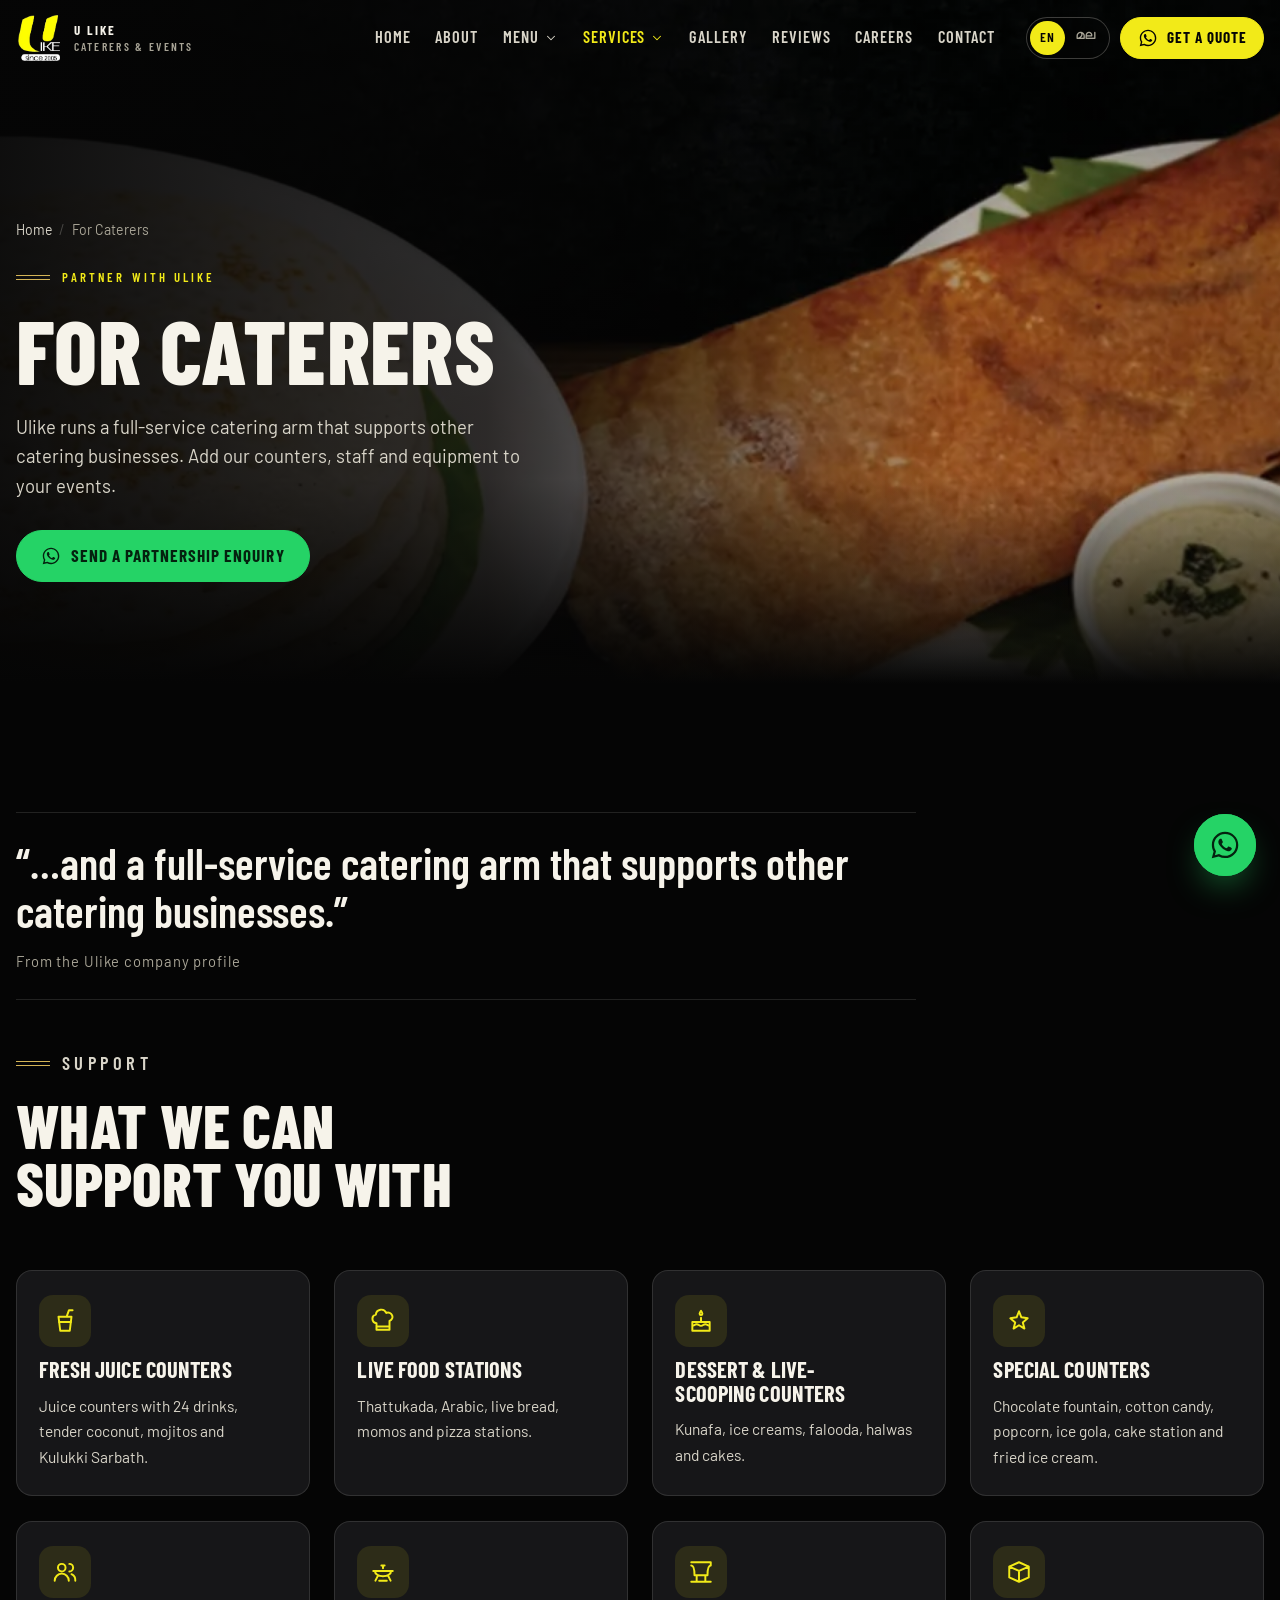
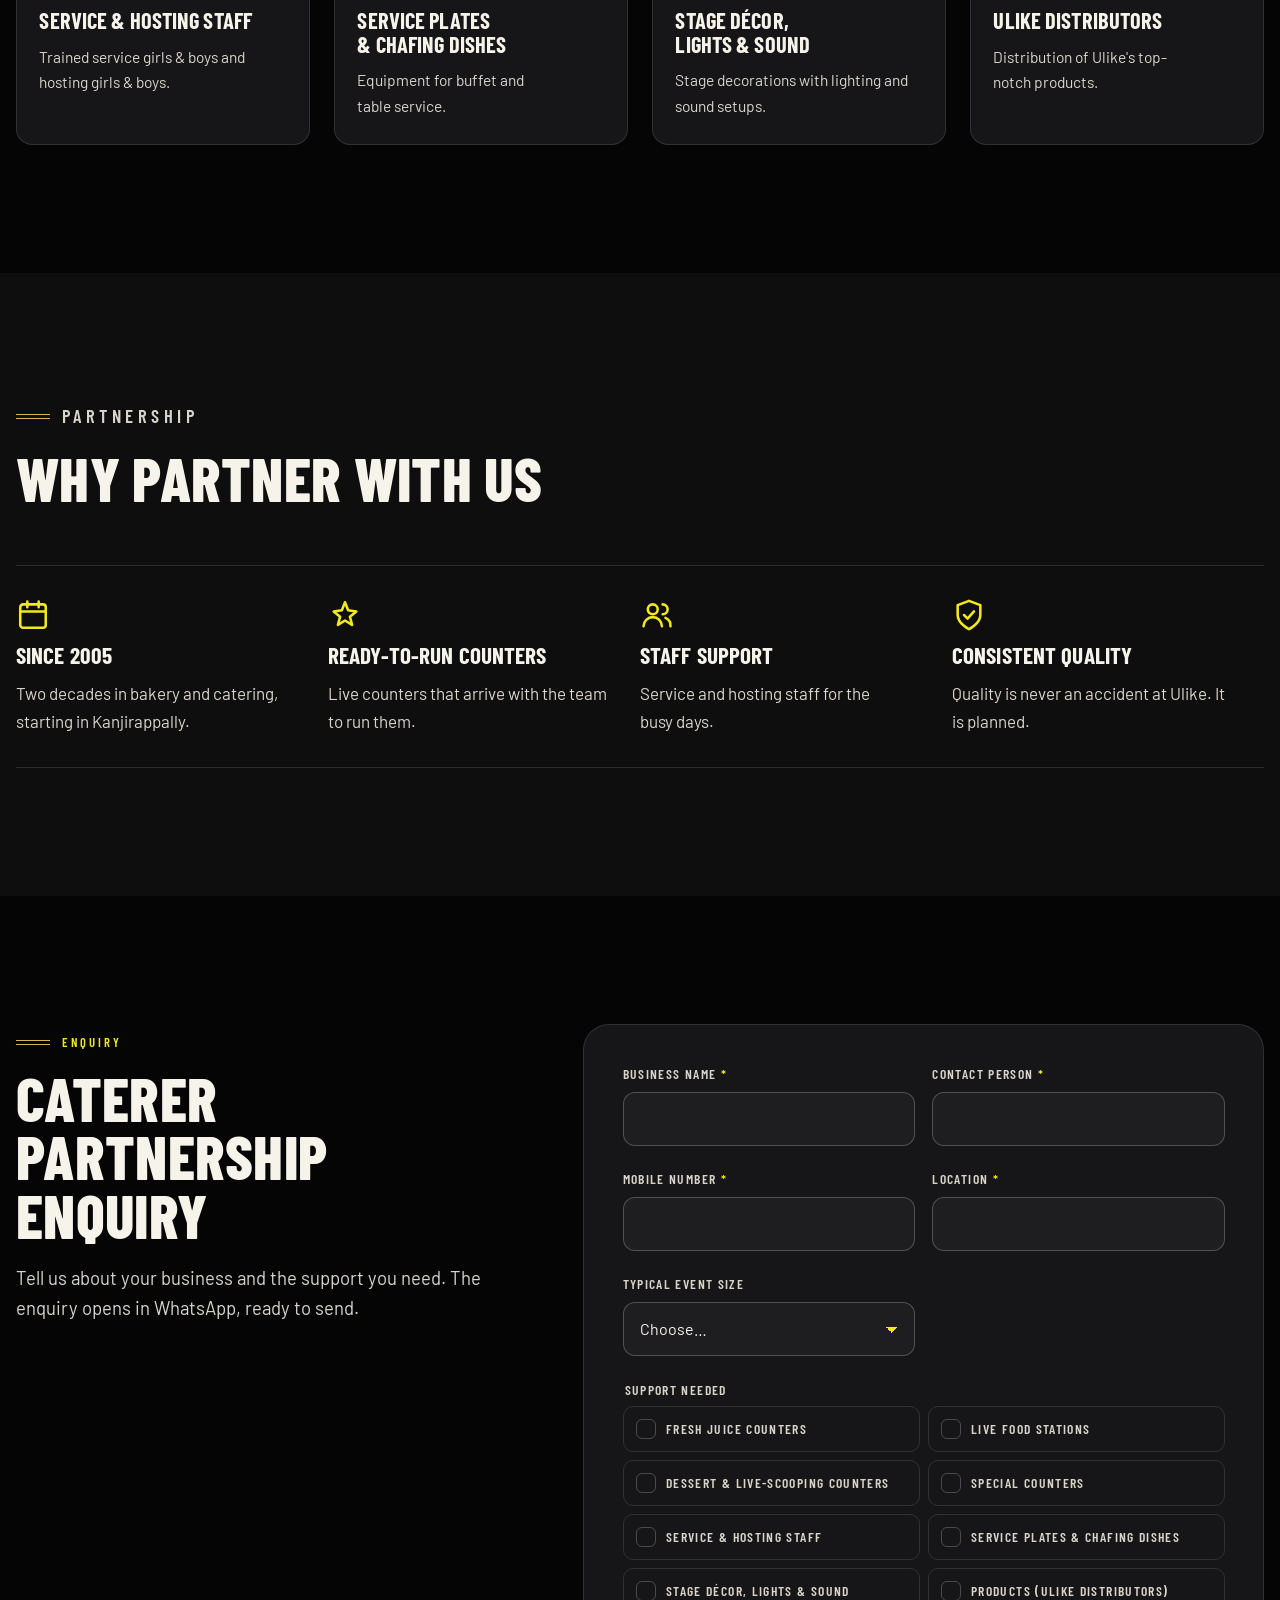
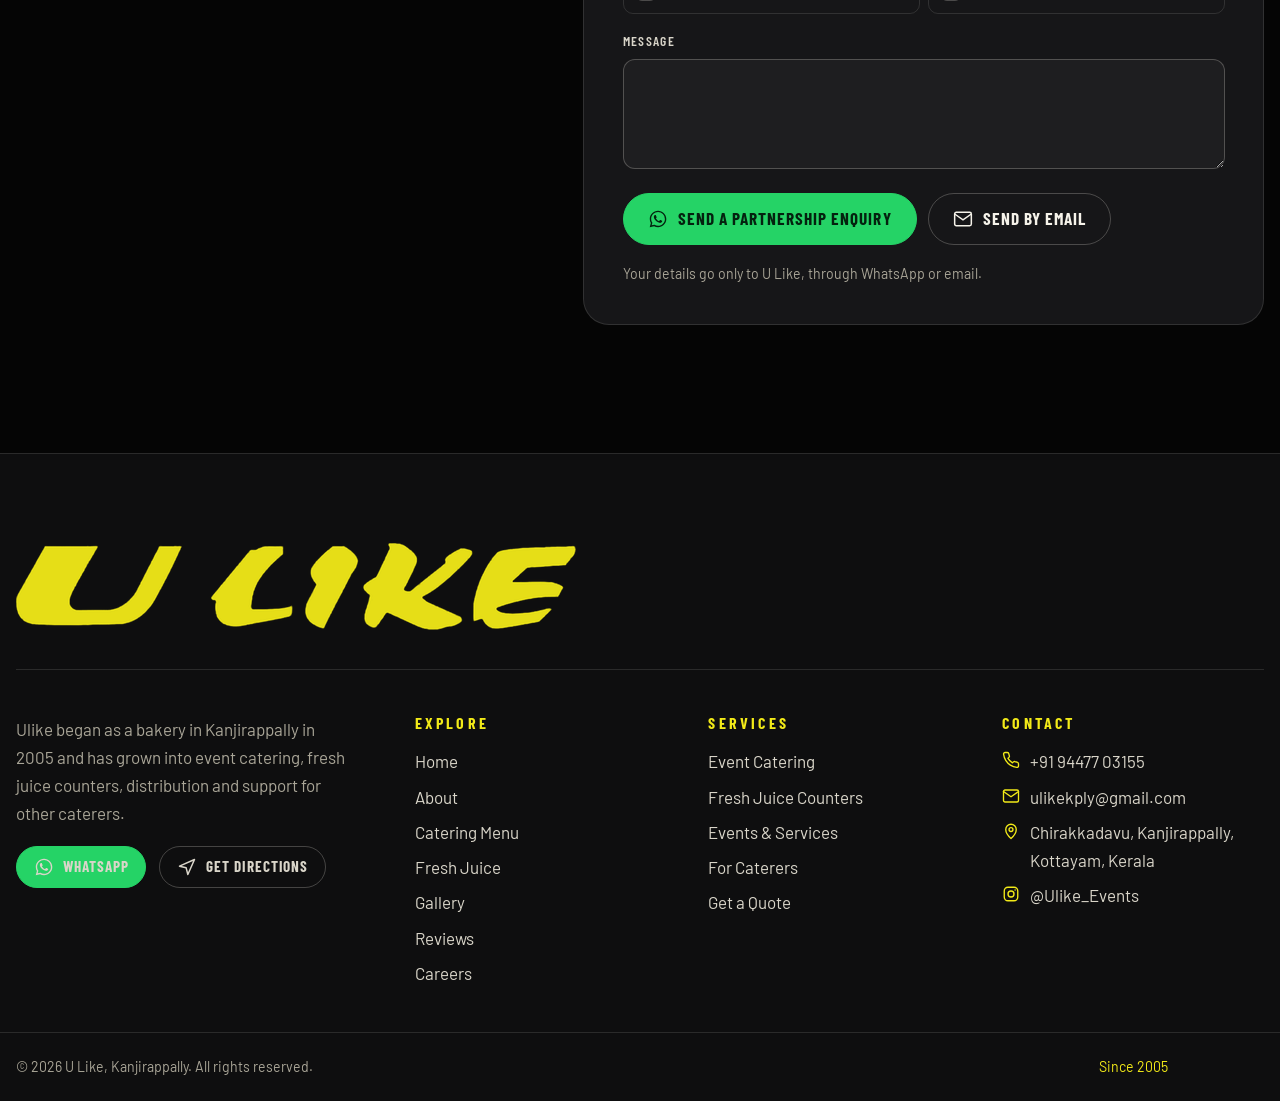
<file: for-caterers.html>
<!doctype html>
<html lang="en">
<head>
<meta charset="utf-8">
<meta name="viewport" content="width=device-width, initial-scale=1, viewport-fit=cover">
<title>Support for Caterers in Kerala: Juice Counters & Live Stations | U Like</title>
<meta name="claude:viewport-fit-sides" content="cover">
<meta name="description" content="Ulike supports other catering businesses with fresh juice counters, live food stations, dessert counters, service staff, service plates and chafing dishes.">
<meta name="theme-color" content="#050505">
<meta name="color-scheme" content="dark">

<meta property="og:type" content="website">
<meta property="og:site_name" content="U Like Caterers & Events">
<meta property="og:title" content="Support for Caterers in Kerala: Juice Counters & Live Stations | U Like">
<meta property="og:description" content="Ulike supports other catering businesses with fresh juice counters, live food stations, dessert counters, service staff, service plates and chafing dishes.">
<meta property="og:image" content="assets/img/og/ulike-og.jpg">
<meta property="og:image:width" content="1200"><meta property="og:image:height" content="630">
<meta property="og:locale" content="en_IN">
<meta name="twitter:card" content="summary_large_image">
<meta name="twitter:title" content="Support for Caterers in Kerala: Juice Counters & Live Stations | U Like">
<meta name="twitter:description" content="Ulike supports other catering businesses with fresh juice counters, live food stations, dessert counters, service staff, service plates and chafing dishes.">
<meta name="twitter:image" content="assets/img/og/ulike-og.jpg">
<link rel="icon" href="favicon.ico" sizes="any">
<link rel="icon" type="image/png" sizes="32x32" href="assets/img/icons/favicon-32.png">
<link rel="apple-touch-icon" href="assets/img/icons/apple-touch-icon.png">
<link rel="manifest" href="site.webmanifest">
<link rel="preconnect" href="https://fonts.googleapis.com">
<link rel="preconnect" href="https://fonts.gstatic.com" crossorigin>
<link rel="stylesheet" href="https://fonts.googleapis.com/css2?family=Allura&family=Barlow+Condensed:wght@500;600;700;800&family=Barlow:ital,wght@0,400;0,500;0,600;1,400&family=Kalam:wght@400;700&family=Manjari:wght@400;700&display=swap">
<link rel="stylesheet" href="assets/css/tokens.css">
<link rel="stylesheet" href="assets/css/base.css">
<link rel="stylesheet" href="assets/css/components.css">
<link rel="stylesheet" href="assets/css/pages.css">
<script>(function(){var d=document.documentElement;d.classList.add('js');try{if(localStorage.getItem('ulike-lang')==='ml'){d.lang='ml';}}catch(e){}var rm=window.matchMedia&&matchMedia('(prefers-reduced-motion: reduce)').matches;try{if(!rm&&!localStorage.getItem('ulike-visited')){d.classList.add('show-preloader');}}catch(e){}try{if(!rm&&sessionStorage.getItem('ulike-wipe')==='1'){d.classList.add('wipe-enter');sessionStorage.removeItem('ulike-wipe');}}catch(e){}})();</script>

<script type="application/ld+json">{"@context": "https://schema.org", "@type": "FoodEstablishment", "name": "U Like Caterers & Events", "alternateName": ["U Like", "Ulike", "Ulike Caters and Events"], "description": "Event catering, live food counters and fresh juice counters in Kanjirappally, Kerala, since 2005.", "image": "assets/img/og/ulike-og.jpg", "logo": "assets/img/logo/ulike-logo.png", "telephone": "+919447703155", "email": "ulikekply@gmail.com", "foundingDate": "2005", "servesCuisine": ["Kerala", "Arabic", "Malabar", "Indian"], "address": {"@type": "PostalAddress", "streetAddress": "Chirakkadavu", "addressLocality": "Kanjirappally", "addressRegion": "Kerala", "addressCountry": "IN"}, "geo": {"@type": "GeoCoordinates", "latitude": 9.5262442, "longitude": 76.7750397}, "hasMap": "https://maps.app.goo.gl/ULbawqb2nt8uVe2U7", "sameAs": ["https://www.instagram.com/ulike_events/"]}</script><script type="application/ld+json">{"@context": "https://schema.org", "@type": "BreadcrumbList", "itemListElement": [{"@type": "ListItem", "position": 1, "name": "Home", "item": "/"}, {"@type": "ListItem", "position": 2, "name": "For Caterers"}]}</script>
</head>
<body class="has-hero" data-page="caterers">
<div class="preloader" aria-hidden="true"><div class="preloader-inner"><img src="assets/img/logo/ulike-logo.png" width="141" height="152" alt=""><div class="preloader-bar"></div></div></div>

<a class="skip-link" href="#main" data-i18n="nav.skip">Skip to content</a>
<header class="site-header" data-header>
  <div class="wrap wrap--wide header-inner">
    <a class="brand" href="index.html" aria-label="U Like home">
      <img src="assets/img/logo/ulike-logo.png" width="141" height="152" alt="U Like logo, since 2005">
      <span class="brand-text"><b>U Like</b>Caterers &amp; Events</span>
    </a>
    <nav class="main-nav" aria-label="Main"><ul class="nav-list"><li><a class="nav-link" href="index.html" data-i18n="nav.home">Home</a></li><li><a class="nav-link" href="about.html" data-i18n="nav.about">About</a></li><li class="has-sub"><button class="nav-link" type="button" aria-expanded="false" aria-haspopup="true"><span data-i18n="nav.menu">Menu</span><svg viewBox="0 0 24 24" fill="none" stroke="currentColor" stroke-width="1.8" stroke-linecap="round" stroke-linejoin="round" aria-hidden="true" focusable="false"><path d="M6 9l6 6 6-6"/></svg></button><ul class="sub-menu"><li><a href="menu.html"><span data-i18n="nav.cateringMenu">Catering Menu</span><small data-i18n="nav.cateringMenuSub">All counters and dishes</small></a></li><li><a href="fresh-juice.html"><span data-i18n="nav.freshJuice">Fresh Juice</span><small data-i18n="nav.freshJuiceSub">24 drinks and juice counters</small></a></li></ul></li><li class="has-sub is-current"><button class="nav-link" type="button" aria-expanded="false" aria-haspopup="true"><span data-i18n="nav.services">Services</span><svg viewBox="0 0 24 24" fill="none" stroke="currentColor" stroke-width="1.8" stroke-linecap="round" stroke-linejoin="round" aria-hidden="true" focusable="false"><path d="M6 9l6 6 6-6"/></svg></button><ul class="sub-menu"><li><a href="events.html"><span data-i18n="nav.events">Events & Services</span><small data-i18n="nav.eventsSub">Décor, lights, staff and more</small></a></li><li><a href="for-caterers.html" aria-current="page"><span data-i18n="nav.caterers">For Caterers</span><small data-i18n="nav.caterersSub">Partner with Ulike</small></a></li></ul></li><li><a class="nav-link" href="gallery.html" data-i18n="nav.gallery">Gallery</a></li><li><a class="nav-link" href="reviews.html" data-i18n="nav.reviews">Reviews</a></li><li><a class="nav-link" href="careers.html" data-i18n="nav.careers">Careers</a></li><li><a class="nav-link" href="contact.html" data-i18n="nav.contact">Contact</a></li></ul></nav>
    <div class="header-actions">
      <div class="lang-toggle" role="group" aria-label="Language"><button type="button" data-lang="en" aria-pressed="true" lang="en">EN</button><button type="button" data-lang="ml" aria-pressed="false" lang="ml">മല</button></div>
      <a class="btn btn--sm btn-quote" href="https://wa.me/919447703155?text=Hello%20U%20Like%21%20I%27d%20like%20to%20know%20more%20about%20your%20catering%20services." target="_blank" rel="noopener" data-open-quote data-magnetic><svg viewBox="0 0 24 24" aria-hidden="true" focusable="false"><path fill="currentColor" stroke="none" d="M12.04 2C6.58 2 2.13 6.45 2.13 11.91c0 1.75.46 3.45 1.32 4.95L2.05 22l5.25-1.38a9.9 9.9 0 0 0 4.74 1.21h.01c5.46 0 9.91-4.45 9.91-9.91C21.96 6.45 17.5 2 12.04 2zm0 18.15h-.01a8.2 8.2 0 0 1-4.19-1.15l-.3-.18-3.12.82.83-3.04-.2-.31a8.2 8.2 0 0 1-1.26-4.38c0-4.54 3.7-8.24 8.25-8.24 2.2 0 4.27.86 5.83 2.42a8.18 8.18 0 0 1 2.41 5.83c0 4.54-3.7 8.23-8.24 8.23zm4.52-6.16c-.25-.12-1.47-.72-1.69-.81-.23-.08-.39-.12-.56.12-.16.25-.64.81-.78.97-.14.17-.29.19-.54.06-.25-.12-1.05-.39-1.99-1.23-.74-.66-1.23-1.47-1.38-1.72-.14-.25-.02-.38.11-.51.11-.11.25-.29.37-.43.13-.15.17-.25.25-.42.08-.17.04-.31-.02-.43-.06-.12-.56-1.34-.76-1.84-.2-.48-.41-.42-.56-.43h-.48c-.17 0-.43.06-.66.31-.23.25-.86.85-.86 2.07 0 1.22.89 2.4 1.01 2.56.12.17 1.75 2.67 4.23 3.74.59.26 1.05.41 1.41.52.59.19 1.13.16 1.56.1.48-.07 1.47-.6 1.67-1.18.21-.58.21-1.07.14-1.18-.06-.1-.22-.16-.47-.28z"/></svg><span data-i18n="cta.quote">Get a Quote</span></a>
      <button class="menu-toggle" type="button" aria-expanded="false" aria-controls="mobile-menu" data-menu-open><span></span><span class="visually-hidden" data-i18n="nav.open">Open menu</span></button>
    </div>
  </div>
</header>
<div class="mobile-menu" id="mobile-menu" aria-hidden="true" data-mobile-menu>
  <div class="mobile-menu-top">
    <img src="assets/img/logo/ulike-logo.png" width="141" height="152" alt="U Like">
    <button class="icon-btn" type="button" data-menu-close><svg viewBox="0 0 24 24" fill="none" stroke="currentColor" stroke-width="1.8" stroke-linecap="round" stroke-linejoin="round" aria-hidden="true" focusable="false"><path d="M6 6l12 12M18 6L6 18"/></svg><span class="visually-hidden" data-i18n="nav.close">Close menu</span></button>
  </div>
  <ul class="mobile-nav"><li><a href="index.html"><span data-i18n="nav.home">Home</span></a></li><li><a href="about.html"><span data-i18n="nav.about">About</span></a></li><li><a href="menu.html"><span data-i18n="nav.cateringMenu">Catering Menu</span><small data-i18n="nav.cateringMenuSub">All counters and dishes</small></a></li><li><a href="fresh-juice.html"><span data-i18n="nav.freshJuice">Fresh Juice</span><small data-i18n="nav.freshJuiceSub">24 drinks and juice counters</small></a></li><li><a href="events.html"><span data-i18n="nav.events">Events & Services</span><small data-i18n="nav.eventsSub">Décor, lights, staff and more</small></a></li><li><a href="for-caterers.html" aria-current="page"><span data-i18n="nav.caterers">For Caterers</span><small data-i18n="nav.caterersSub">Partner with Ulike</small></a></li><li><a href="gallery.html"><span data-i18n="nav.gallery">Gallery</span></a></li><li><a href="reviews.html"><span data-i18n="nav.reviews">Reviews</span></a></li><li><a href="careers.html"><span data-i18n="nav.careers">Careers</span></a></li><li><a href="contact.html"><span data-i18n="nav.contact">Contact</span></a></li></ul>
  <div class="mobile-menu-foot">
    <div class="lang-toggle" role="group" aria-label="Language"><button type="button" data-lang="en" aria-pressed="true" lang="en">EN</button><button type="button" data-lang="ml" aria-pressed="false" lang="ml">മല</button></div>
    <a class="btn btn--wa btn--block" href="https://wa.me/919447703155?text=Hello%20U%20Like%21%20I%27d%20like%20to%20know%20more%20about%20your%20catering%20services." target="_blank" rel="noopener" data-open-quote><svg viewBox="0 0 24 24" aria-hidden="true" focusable="false"><path fill="currentColor" stroke="none" d="M12.04 2C6.58 2 2.13 6.45 2.13 11.91c0 1.75.46 3.45 1.32 4.95L2.05 22l5.25-1.38a9.9 9.9 0 0 0 4.74 1.21h.01c5.46 0 9.91-4.45 9.91-9.91C21.96 6.45 17.5 2 12.04 2zm0 18.15h-.01a8.2 8.2 0 0 1-4.19-1.15l-.3-.18-3.12.82.83-3.04-.2-.31a8.2 8.2 0 0 1-1.26-4.38c0-4.54 3.7-8.24 8.25-8.24 2.2 0 4.27.86 5.83 2.42a8.18 8.18 0 0 1 2.41 5.83c0 4.54-3.7 8.23-8.24 8.23zm4.52-6.16c-.25-.12-1.47-.72-1.69-.81-.23-.08-.39-.12-.56.12-.16.25-.64.81-.78.97-.14.17-.29.19-.54.06-.25-.12-1.05-.39-1.99-1.23-.74-.66-1.23-1.47-1.38-1.72-.14-.25-.02-.38.11-.51.11-.11.25-.29.37-.43.13-.15.17-.25.25-.42.08-.17.04-.31-.02-.43-.06-.12-.56-1.34-.76-1.84-.2-.48-.41-.42-.56-.43h-.48c-.17 0-.43.06-.66.31-.23.25-.86.85-.86 2.07 0 1.22.89 2.4 1.01 2.56.12.17 1.75 2.67 4.23 3.74.59.26 1.05.41 1.41.52.59.19 1.13.16 1.56.1.48-.07 1.47-.6 1.67-1.18.21-.58.21-1.07.14-1.18-.06-.1-.22-.16-.47-.28z"/></svg><span data-i18n="cta.quote">Get a Quote</span></a>
    <p class="contact-lines"><a href="tel:+919447703155" data-cfg="phone1">+91 94477 03155</a><br><a href="mailto:ulikekply@gmail.com" data-cfg="email">ulikekply@gmail.com</a></p>
  </div>
</div>
<main id="main" tabindex="-1">

<section class="page-hero">
  <div class="page-hero-media" style="--pos:60% 60%"><img src="assets/img/menu/thattukada-wide-1400.webp" srcset="assets/img/menu/thattukada-wide-800.webp 800w, assets/img/menu/thattukada-wide-1400.webp 1400w, assets/img/menu/thattukada-wide-2000.webp 2000w" sizes="100vw" width="2000" height="652" alt="Dosha and appam from the Thattukada counter" decoding="async" loading="eager" fetchpriority="high"></div>
  <div class="wrap wrap--wide">
    <ol class="breadcrumb" aria-label="Breadcrumb"><li><a href="index.html" data-i18n="nav.home">Home</a></li><li aria-current="page">For Caterers</li></ol>
    <p class="eyebrow" data-i18n="caterers.eyebrow">Partner with Ulike</p>
    <h1 data-i18n="caterers.h1">For Caterers</h1>
    <p class="lead">Ulike runs a full-service catering arm that supports other catering businesses. Add our counters, staff and equipment to your events.</p>
    <div class="btn-row"><a class="btn btn--wa" href="#partner"><svg viewBox="0 0 24 24" aria-hidden="true" focusable="false"><path fill="currentColor" stroke="none" d="M12.04 2C6.58 2 2.13 6.45 2.13 11.91c0 1.75.46 3.45 1.32 4.95L2.05 22l5.25-1.38a9.9 9.9 0 0 0 4.74 1.21h.01c5.46 0 9.91-4.45 9.91-9.91C21.96 6.45 17.5 2 12.04 2zm0 18.15h-.01a8.2 8.2 0 0 1-4.19-1.15l-.3-.18-3.12.82.83-3.04-.2-.31a8.2 8.2 0 0 1-1.26-4.38c0-4.54 3.7-8.24 8.25-8.24 2.2 0 4.27.86 5.83 2.42a8.18 8.18 0 0 1 2.41 5.83c0 4.54-3.7 8.23-8.24 8.23zm4.52-6.16c-.25-.12-1.47-.72-1.69-.81-.23-.08-.39-.12-.56.12-.16.25-.64.81-.78.97-.14.17-.29.19-.54.06-.25-.12-1.05-.39-1.99-1.23-.74-.66-1.23-1.47-1.38-1.72-.14-.25-.02-.38.11-.51.11-.11.25-.29.37-.43.13-.15.17-.25.25-.42.08-.17.04-.31-.02-.43-.06-.12-.56-1.34-.76-1.84-.2-.48-.41-.42-.56-.43h-.48c-.17 0-.43.06-.66.31-.23.25-.86.85-.86 2.07 0 1.22.89 2.4 1.01 2.56.12.17 1.75 2.67 4.23 3.74.59.26 1.05.41 1.41.52.59.19 1.13.16 1.56.1.48-.07 1.47-.6 1.67-1.18.21-.58.21-1.07.14-1.18-.06-.1-.22-.16-.47-.28z"/></svg><span data-i18n="cta.partner">Send a partnership enquiry</span></a></div>
  </div>
</section>

<section class="section">
  <div class="wrap wrap--wide">
    <blockquote class="b2b-quote rv"><p>“…and a full-service catering arm that supports other catering businesses.”</p><cite>From the Ulike company profile</cite></blockquote>
    <div class="section-head" style="margin-top:3rem"><p class="eyebrow">Support</p><h2 data-i18n="caterers.support">What we can support you with</h2></div>
    <div class="grid grid-4"><div class="icon-card rv" data-tilt><span class="ic"><svg viewBox="0 0 24 24" fill="none" stroke="currentColor" stroke-width="1.8" stroke-linecap="round" stroke-linejoin="round" aria-hidden="true" focusable="false"><path d="M6 8h12l-1.6 13H7.6zM13.5 8l2.2-6H19"/><path d="M6.6 13h10.8"/></svg></span><h3>Fresh juice counters</h3><p>Juice counters with 24 drinks, tender coconut, mojitos and Kulukki Sarbath.</p></div><div class="icon-card rv" data-tilt><span class="ic"><svg viewBox="0 0 24 24" fill="none" stroke="currentColor" stroke-width="1.8" stroke-linecap="round" stroke-linejoin="round" aria-hidden="true" focusable="false"><path d="M6 14a4 4 0 0 1-.6-7.9A5 5 0 0 1 15 4.6 4 4 0 1 1 18 12v8H6zM6 17h12"/></svg></span><h3>Live food stations</h3><p>Thattukada, Arabic, live bread, momos and pizza stations.</p></div><div class="icon-card rv" data-tilt><span class="ic"><svg viewBox="0 0 24 24" fill="none" stroke="currentColor" stroke-width="1.8" stroke-linecap="round" stroke-linejoin="round" aria-hidden="true" focusable="false"><path d="M4 21h16v-8H4zM4 16.5c2 0 2-1.5 4-1.5s2 1.5 4 1.5 2-1.5 4-1.5 2 1.5 4 1.5M12 13V9"/><path d="M12 6.5c.8 0 1.3-.6 1.3-1.3S12 2.5 12 2.5s-1.3 1.9-1.3 2.7c0 .7.5 1.3 1.3 1.3z"/></svg></span><h3>Dessert & live-scooping counters</h3><p>Kunafa, ice creams, falooda, halwas and cakes.</p></div><div class="icon-card rv" data-tilt><span class="ic"><svg viewBox="0 0 24 24" fill="none" stroke="currentColor" stroke-width="1.8" stroke-linecap="round" stroke-linejoin="round" aria-hidden="true" focusable="false"><path d="M12 3l2.2 5.6 5.8.9-4.5 3.8L17 19l-5-3.1L7 19l1.5-5.7L4 9.5l5.8-.9z"/></svg></span><h3>Special counters</h3><p>Chocolate fountain, cotton candy, popcorn, ice gola, cake station and fried ice cream.</p></div><div class="icon-card rv" data-tilt><span class="ic"><svg viewBox="0 0 24 24" fill="none" stroke="currentColor" stroke-width="1.8" stroke-linecap="round" stroke-linejoin="round" aria-hidden="true" focusable="false"><circle cx="9" cy="8" r="3.5"/><path d="M2.5 20a6.5 6.5 0 0 1 13 0M16 4.5a3.5 3.5 0 0 1 0 7M18 14a6 6 0 0 1 3.5 6"/></svg></span><h3>Service & hosting staff</h3><p>Trained service girls & boys and hosting girls & boys.</p></div><div class="icon-card rv" data-tilt><span class="ic"><svg viewBox="0 0 24 24" fill="none" stroke="currentColor" stroke-width="1.8" stroke-linecap="round" stroke-linejoin="round" aria-hidden="true" focusable="false"><path d="M3 11h18M4.5 11a7.5 5 0 0 0 15 0M12 6v2.5M10.5 6h3M7 16l-2 4M17 16l2 4M8.5 20h7"/></svg></span><h3>Service plates & chafing dishes</h3><p>Equipment for buffet and table service.</p></div><div class="icon-card rv" data-tilt><span class="ic"><svg viewBox="0 0 24 24" fill="none" stroke="currentColor" stroke-width="1.8" stroke-linecap="round" stroke-linejoin="round" aria-hidden="true" focusable="false"><path d="M3 21h18M3 3h18v3M3 6c2.5 0 3 5 3 9M21 6c-2.5 0-3 5-3 9M6 15h12M8 21v-6M16 21v-6"/></svg></span><h3>Stage décor, lights & sound</h3><p>Stage decorations with lighting and sound setups.</p></div><div class="icon-card rv" data-tilt><span class="ic"><svg viewBox="0 0 24 24" fill="none" stroke="currentColor" stroke-width="1.8" stroke-linecap="round" stroke-linejoin="round" aria-hidden="true" focusable="false"><path d="M3 7l9-4 9 4v10l-9 4-9-4zM3 7l9 4 9-4M12 11v10"/></svg></span><h3>Ulike Distributors</h3><p>Distribution of Ulike's top-notch products.</p></div></div>
  </div>
</section>

<section class="section section--charcoal">
  <div class="wrap wrap--wide">
    <div class="section-head"><p class="eyebrow">Partnership</p><h2 data-i18n="caterers.why">Why partner with us</h2></div>
    <ul class="values" role="list"><li class="rv"><svg viewBox="0 0 24 24" fill="none" stroke="currentColor" stroke-width="1.8" stroke-linecap="round" stroke-linejoin="round" aria-hidden="true" focusable="false"><rect x="3" y="4.5" width="18" height="16.5" rx="2"/><path d="M3 9.5h18M8 2.5v4M16 2.5v4"/></svg><h3>Since 2005</h3><p>Two decades in bakery and catering, starting in Kanjirappally.</p></li><li class="rv"><svg viewBox="0 0 24 24" fill="none" stroke="currentColor" stroke-width="1.8" stroke-linecap="round" stroke-linejoin="round" aria-hidden="true" focusable="false"><path d="M12 3l2.2 5.6 5.8.9-4.5 3.8L17 19l-5-3.1L7 19l1.5-5.7L4 9.5l5.8-.9z"/></svg><h3>Ready-to-run counters</h3><p>Live counters that arrive with the team to run them.</p></li><li class="rv"><svg viewBox="0 0 24 24" fill="none" stroke="currentColor" stroke-width="1.8" stroke-linecap="round" stroke-linejoin="round" aria-hidden="true" focusable="false"><circle cx="9" cy="8" r="3.5"/><path d="M2.5 20a6.5 6.5 0 0 1 13 0M16 4.5a3.5 3.5 0 0 1 0 7M18 14a6 6 0 0 1 3.5 6"/></svg><h3>Staff support</h3><p>Service and hosting staff for the busy days.</p></li><li class="rv"><svg viewBox="0 0 24 24" fill="none" stroke="currentColor" stroke-width="1.8" stroke-linecap="round" stroke-linejoin="round" aria-hidden="true" focusable="false"><path d="M12 22s8-4 8-10V5l-8-3-8 3v7c0 6 8 10 8 10z"/><path d="M8.5 12l2.5 2.5 4.5-5"/></svg><h3>Consistent quality</h3><p>Quality is never an accident at Ulike. It is planned.</p></li></ul>
  </div>
</section>

<section class="section" id="partner">
  <div class="wrap wrap--wide quick-grid">
    <div class="quick-copy">
      <p class="eyebrow">Enquiry</p>
      <h2 data-i18n="caterers.form" style="margin-top:1rem">Caterer partnership enquiry</h2>
      <p class="lead" style="margin-top:1.2rem">Tell us about your business and the support you need. The enquiry opens in WhatsApp, ready to send.</p>
    </div>
    <div class="form-panel" data-form="partner" data-form-id="partner"></div>
  </div>
</section>
</main>

<footer class="site-footer">
  <div class="wrap wrap--wide">
    <img class="footer-mark" src="assets/img/logo/ulike-wordmark-560.png" width="560" height="87" alt="U Like" loading="lazy">
    <div class="footer-grid">
      <div class="footer-about">
        <p data-i18n="footer.about">Ulike began as a bakery in Kanjirappally in 2005 and has grown into event catering, fresh juice counters, distribution and support for other caterers.</p>
        <div class="btn-row" style="margin-top:1.2rem">
          <a class="btn btn--wa btn--sm" href="https://wa.me/919447703155?text=Hello%20U%20Like%21%20I%27d%20like%20to%20know%20more%20about%20your%20catering%20services." target="_blank" rel="noopener" data-cfg-href="wa"><svg viewBox="0 0 24 24" aria-hidden="true" focusable="false"><path fill="currentColor" stroke="none" d="M12.04 2C6.58 2 2.13 6.45 2.13 11.91c0 1.75.46 3.45 1.32 4.95L2.05 22l5.25-1.38a9.9 9.9 0 0 0 4.74 1.21h.01c5.46 0 9.91-4.45 9.91-9.91C21.96 6.45 17.5 2 12.04 2zm0 18.15h-.01a8.2 8.2 0 0 1-4.19-1.15l-.3-.18-3.12.82.83-3.04-.2-.31a8.2 8.2 0 0 1-1.26-4.38c0-4.54 3.7-8.24 8.25-8.24 2.2 0 4.27.86 5.83 2.42a8.18 8.18 0 0 1 2.41 5.83c0 4.54-3.7 8.23-8.24 8.23zm4.52-6.16c-.25-.12-1.47-.72-1.69-.81-.23-.08-.39-.12-.56.12-.16.25-.64.81-.78.97-.14.17-.29.19-.54.06-.25-.12-1.05-.39-1.99-1.23-.74-.66-1.23-1.47-1.38-1.72-.14-.25-.02-.38.11-.51.11-.11.25-.29.37-.43.13-.15.17-.25.25-.42.08-.17.04-.31-.02-.43-.06-.12-.56-1.34-.76-1.84-.2-.48-.41-.42-.56-.43h-.48c-.17 0-.43.06-.66.31-.23.25-.86.85-.86 2.07 0 1.22.89 2.4 1.01 2.56.12.17 1.75 2.67 4.23 3.74.59.26 1.05.41 1.41.52.59.19 1.13.16 1.56.1.48-.07 1.47-.6 1.67-1.18.21-.58.21-1.07.14-1.18-.06-.1-.22-.16-.47-.28z"/></svg><span data-i18n="cta.whatsapp">WhatsApp</span></a>
          <a class="btn btn--ghost btn--sm" href="https://www.google.com/maps/dir/?api=1&destination=9.5262442%2C76.7750397" target="_blank" rel="noopener" data-cfg-href="directions"><svg viewBox="0 0 24 24" fill="none" stroke="currentColor" stroke-width="1.8" stroke-linecap="round" stroke-linejoin="round" aria-hidden="true" focusable="false"><path d="M3 11l18-8-8 18-2-8z"/></svg><span data-i18n="cta.directionsLong">Get Directions</span></a>
        </div>
      </div>
      <div>
        <h3 data-i18n="footer.explore">Explore</h3>
        <ul>
          <li><a href="index.html" data-i18n="nav.home">Home</a></li>
          <li><a href="about.html" data-i18n="nav.about">About</a></li>
          <li><a href="menu.html" data-i18n="nav.cateringMenu">Catering Menu</a></li>
          <li><a href="fresh-juice.html" data-i18n="nav.freshJuice">Fresh Juice</a></li>
          <li><a href="gallery.html" data-i18n="nav.gallery">Gallery</a></li>
          <li><a href="reviews.html" data-i18n="nav.reviews">Reviews</a></li>
          <li><a href="careers.html" data-i18n="nav.careers">Careers</a></li>
        </ul>
      </div>
      <div>
        <h3 data-i18n="footer.services">Services</h3>
        <ul>
          <li><a href="menu.html" data-i18n="card.catering">Event Catering</a></li>
          <li><a href="fresh-juice.html" data-i18n="card.juice">Fresh Juice Counters</a></li>
          <li><a href="events.html" data-i18n="nav.events">Events & Services</a></li>
          <li><a href="for-caterers.html" data-i18n="nav.caterers">For Caterers</a></li>
          <li><a href="contact.html" data-i18n="cta.quote">Get a Quote</a></li>
        </ul>
      </div>
      <div>
        <h3 data-i18n="footer.contact">Contact</h3>
        <ul class="footer-contact">
          <li><svg viewBox="0 0 24 24" fill="none" stroke="currentColor" stroke-width="1.8" stroke-linecap="round" stroke-linejoin="round" aria-hidden="true" focusable="false"><path d="M22 16.9v3a2 2 0 0 1-2.2 2 19.8 19.8 0 0 1-8.6-3.1 19.5 19.5 0 0 1-6-6A19.8 19.8 0 0 1 2.1 4.2 2 2 0 0 1 4.1 2h3a2 2 0 0 1 2 1.7c.1.9.4 1.8.7 2.7a2 2 0 0 1-.5 2.1L8 9.8a16 16 0 0 0 6 6l1.3-1.3a2 2 0 0 1 2.1-.4c.9.3 1.8.6 2.7.7a2 2 0 0 1 1.7 2z"/></svg><span><a href="tel:+919447703155" data-cfg="phone1" data-cfg-href="tel1">+91 94477 03155</a></span></li>
          <li><svg viewBox="0 0 24 24" fill="none" stroke="currentColor" stroke-width="1.8" stroke-linecap="round" stroke-linejoin="round" aria-hidden="true" focusable="false"><rect x="2" y="4" width="20" height="16" rx="2"/><path d="M22 6l-10 7L2 6"/></svg><a href="mailto:ulikekply@gmail.com" data-cfg="email" data-cfg-href="mailto">ulikekply@gmail.com</a></li>
          <li><svg viewBox="0 0 24 24" fill="none" stroke="currentColor" stroke-width="1.8" stroke-linecap="round" stroke-linejoin="round" aria-hidden="true" focusable="false"><path d="M12 22s-7-6.2-7-12a7 7 0 0 1 14 0c0 5.8-7 12-7 12z"/><circle cx="12" cy="10" r="2.6"/></svg><a href="https://maps.app.goo.gl/ULbawqb2nt8uVe2U7" target="_blank" rel="noopener" data-cfg="address" data-cfg-href="maps">Chirakkadavu, Kanjirappally, Kottayam, Kerala</a></li>
          <li data-cfg-wrap="hours" hidden><svg viewBox="0 0 24 24" fill="none" stroke="currentColor" stroke-width="1.8" stroke-linecap="round" stroke-linejoin="round" aria-hidden="true" focusable="false"><circle cx="12" cy="12" r="9"/><path d="M12 7v5l3 2"/></svg><span data-cfg="hours"></span></li>
          <li><svg viewBox="0 0 24 24" fill="none" stroke="currentColor" stroke-width="1.8" stroke-linecap="round" stroke-linejoin="round" aria-hidden="true" focusable="false"><rect x="3" y="3" width="18" height="18" rx="5"/><circle cx="12" cy="12" r="4"/><circle cx="17.5" cy="6.5" r="1" fill="currentColor" stroke="none"/></svg><ul style="gap:.2rem"><li data-ig="0"><a href="https://www.instagram.com/ulike_events/" target="_blank" rel="noopener">@Ulike_Events</a></li><li hidden data-ig="1"><a href="#" target="_blank" rel="noopener">U Like Catering Solutions</a></li></ul></li>
        </ul>
      </div>
    </div>
  </div>
  <div class="wrap wrap--wide footer-bottom">
    <span>© <span data-year>2026</span> U Like, Kanjirappally. <span data-i18n="footer.rights">All rights reserved.</span></span>
    <span data-cfg="footerCredit" hidden></span>
    <span class="yellow" data-i18n="trust.since">Since 2005</span>
  </div>
</footer>

<nav class="action-bar" aria-label="Quick contact">
  <a href="tel:+919447703155" data-cfg-href="tel1" data-track="call"><svg viewBox="0 0 24 24" fill="none" stroke="currentColor" stroke-width="1.8" stroke-linecap="round" stroke-linejoin="round" aria-hidden="true" focusable="false"><path d="M22 16.9v3a2 2 0 0 1-2.2 2 19.8 19.8 0 0 1-8.6-3.1 19.5 19.5 0 0 1-6-6A19.8 19.8 0 0 1 2.1 4.2 2 2 0 0 1 4.1 2h3a2 2 0 0 1 2 1.7c.1.9.4 1.8.7 2.7a2 2 0 0 1-.5 2.1L8 9.8a16 16 0 0 0 6 6l1.3-1.3a2 2 0 0 1 2.1-.4c.9.3 1.8.6 2.7.7a2 2 0 0 1 1.7 2z"/></svg><span data-i18n="cta.call">Call</span></a>
  <a class="is-wa" href="https://wa.me/919447703155?text=Hello%20U%20Like%21%20I%27d%20like%20to%20know%20more%20about%20your%20catering%20services." target="_blank" rel="noopener" data-cfg-href="wa" data-track="whatsapp"><svg viewBox="0 0 24 24" aria-hidden="true" focusable="false"><path fill="currentColor" stroke="none" d="M12.04 2C6.58 2 2.13 6.45 2.13 11.91c0 1.75.46 3.45 1.32 4.95L2.05 22l5.25-1.38a9.9 9.9 0 0 0 4.74 1.21h.01c5.46 0 9.91-4.45 9.91-9.91C21.96 6.45 17.5 2 12.04 2zm0 18.15h-.01a8.2 8.2 0 0 1-4.19-1.15l-.3-.18-3.12.82.83-3.04-.2-.31a8.2 8.2 0 0 1-1.26-4.38c0-4.54 3.7-8.24 8.25-8.24 2.2 0 4.27.86 5.83 2.42a8.18 8.18 0 0 1 2.41 5.83c0 4.54-3.7 8.23-8.24 8.23zm4.52-6.16c-.25-.12-1.47-.72-1.69-.81-.23-.08-.39-.12-.56.12-.16.25-.64.81-.78.97-.14.17-.29.19-.54.06-.25-.12-1.05-.39-1.99-1.23-.74-.66-1.23-1.47-1.38-1.72-.14-.25-.02-.38.11-.51.11-.11.25-.29.37-.43.13-.15.17-.25.25-.42.08-.17.04-.31-.02-.43-.06-.12-.56-1.34-.76-1.84-.2-.48-.41-.42-.56-.43h-.48c-.17 0-.43.06-.66.31-.23.25-.86.85-.86 2.07 0 1.22.89 2.4 1.01 2.56.12.17 1.75 2.67 4.23 3.74.59.26 1.05.41 1.41.52.59.19 1.13.16 1.56.1.48-.07 1.47-.6 1.67-1.18.21-.58.21-1.07.14-1.18-.06-.1-.22-.16-.47-.28z"/></svg><span data-i18n="cta.whatsapp">WhatsApp</span></a>
  <a href="https://www.google.com/maps/dir/?api=1&destination=9.5262442%2C76.7750397" target="_blank" rel="noopener" data-cfg-href="directions" data-track="directions"><svg viewBox="0 0 24 24" fill="none" stroke="currentColor" stroke-width="1.8" stroke-linecap="round" stroke-linejoin="round" aria-hidden="true" focusable="false"><path d="M3 11l18-8-8 18-2-8z"/></svg><span data-i18n="cta.directions">Directions</span></a>
</nav>
<a class="wa-float" href="https://wa.me/919447703155?text=Hello%20U%20Like%21%20I%27d%20like%20to%20know%20more%20about%20your%20catering%20services." target="_blank" rel="noopener" data-cfg-href="wa" data-track="whatsapp" aria-label="Chat with U Like on WhatsApp"><svg viewBox="0 0 24 24" aria-hidden="true" focusable="false"><path fill="currentColor" stroke="none" d="M12.04 2C6.58 2 2.13 6.45 2.13 11.91c0 1.75.46 3.45 1.32 4.95L2.05 22l5.25-1.38a9.9 9.9 0 0 0 4.74 1.21h.01c5.46 0 9.91-4.45 9.91-9.91C21.96 6.45 17.5 2 12.04 2zm0 18.15h-.01a8.2 8.2 0 0 1-4.19-1.15l-.3-.18-3.12.82.83-3.04-.2-.31a8.2 8.2 0 0 1-1.26-4.38c0-4.54 3.7-8.24 8.25-8.24 2.2 0 4.27.86 5.83 2.42a8.18 8.18 0 0 1 2.41 5.83c0 4.54-3.7 8.23-8.24 8.23zm4.52-6.16c-.25-.12-1.47-.72-1.69-.81-.23-.08-.39-.12-.56.12-.16.25-.64.81-.78.97-.14.17-.29.19-.54.06-.25-.12-1.05-.39-1.99-1.23-.74-.66-1.23-1.47-1.38-1.72-.14-.25-.02-.38.11-.51.11-.11.25-.29.37-.43.13-.15.17-.25.25-.42.08-.17.04-.31-.02-.43-.06-.12-.56-1.34-.76-1.84-.2-.48-.41-.42-.56-.43h-.48c-.17 0-.43.06-.66.31-.23.25-.86.85-.86 2.07 0 1.22.89 2.4 1.01 2.56.12.17 1.75 2.67 4.23 3.74.59.26 1.05.41 1.41.52.59.19 1.13.16 1.56.1.48-.07 1.47-.6 1.67-1.18.21-.58.21-1.07.14-1.18-.06-.1-.22-.16-.47-.28z"/></svg><span class="wa-tip" data-i18n="cta.chat">Chat with U Like</span></a>
<dialog class="dialog" id="quote-dialog" aria-labelledby="quote-dialog-title">
  <div class="dialog-head">
    <h2 id="quote-dialog-title" data-i18n="quote.title">Get a Quote</h2>
    <button class="icon-btn" type="button" data-dialog-close><svg viewBox="0 0 24 24" fill="none" stroke="currentColor" stroke-width="1.8" stroke-linecap="round" stroke-linejoin="round" aria-hidden="true" focusable="false"><path d="M6 6l12 12M18 6L6 18"/></svg><span class="visually-hidden" data-i18n="quote.close">Close</span></button>
  </div>
  <div class="dialog-body">
    <p class="muted" style="margin-bottom:1.2rem" data-i18n="quote.intro">Share your event details and we'll reply on WhatsApp.</p>
    <div data-form="quote" data-form-id="dlg"></div>
  </div>
</dialog>
<div class="page-wipe" aria-hidden="true"><div class="wipe-badge"><img src="assets/img/logo/ulike-logo.png" width="141" height="152" alt=""></div></div>
<script src="assets/js/site-config.js" defer></script>
<script src="assets/js/i18n.js" defer></script>
<script src="assets/js/main.js" defer></script>
<script src="assets/js/whatsapp.js" defer></script>
</body>
</html>
</file>
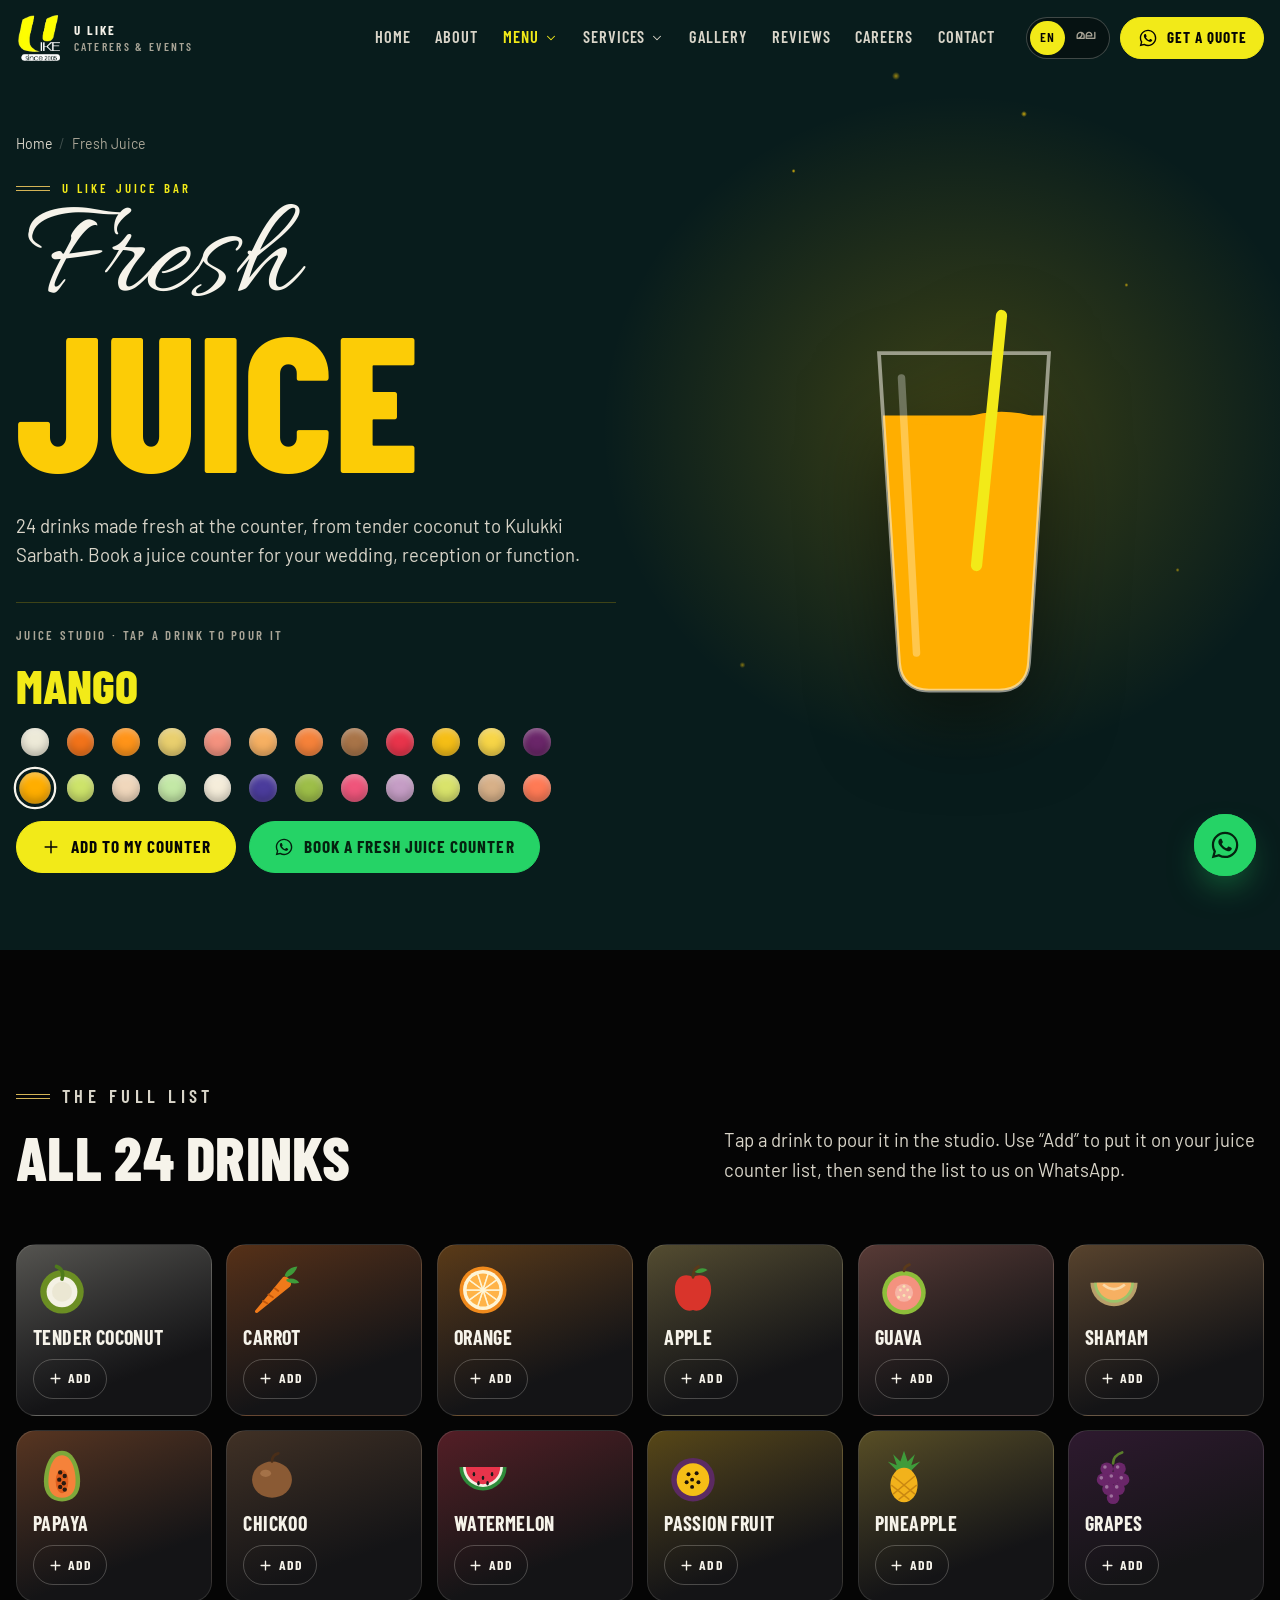
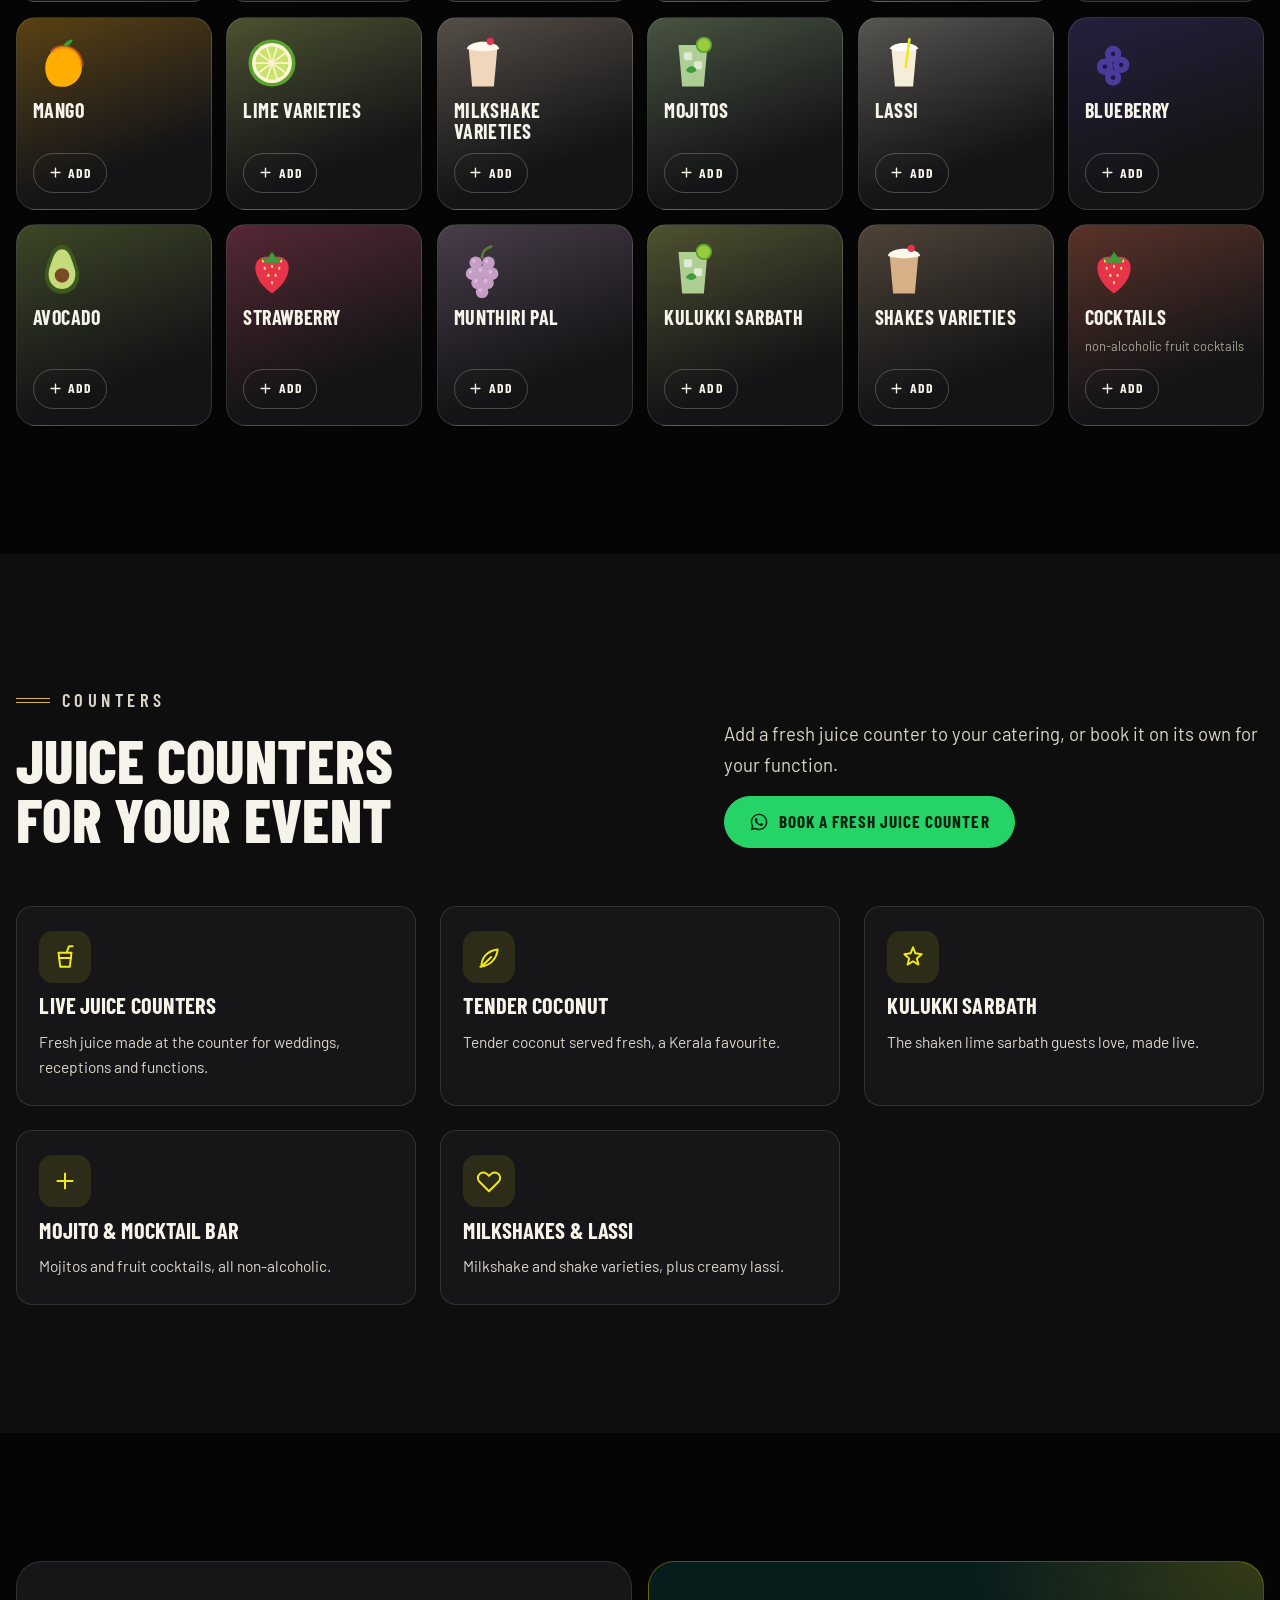
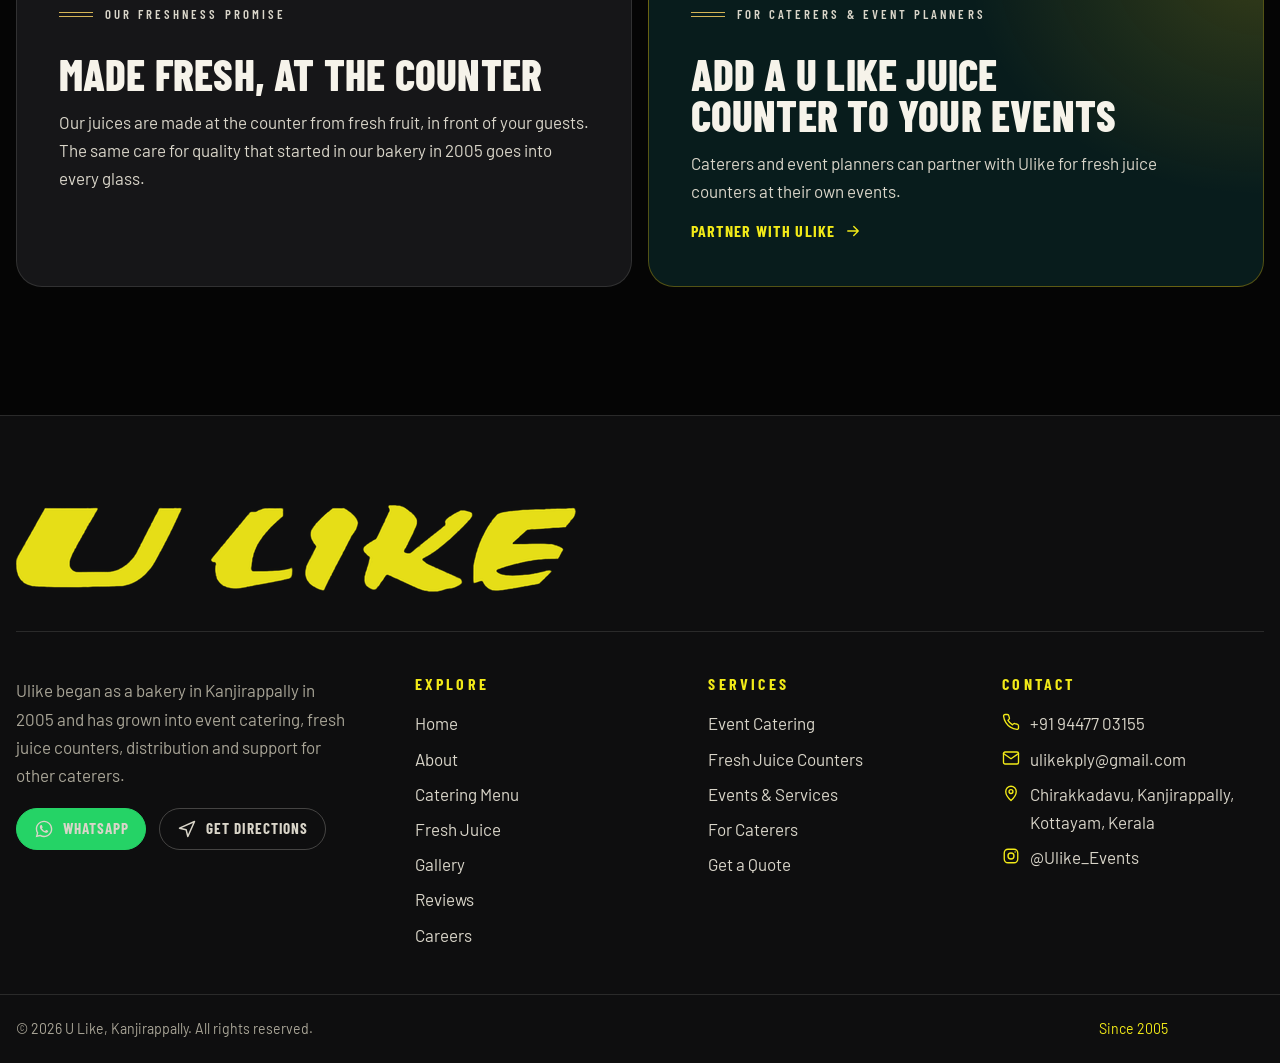
<file: fresh-juice.html>
<!doctype html>
<html lang="en">
<head>
<meta charset="utf-8">
<meta name="viewport" content="width=device-width, initial-scale=1, viewport-fit=cover">
<title>Fresh Juice Counter for Weddings in Kerala | U Like</title>
<meta name="claude:viewport-fit-sides" content="cover">
<meta name="description" content="24 fresh drinks made at the counter: tender coconut, mango, watermelon, mojitos, Kulukki Sarbath and more. Book a U Like fresh juice counter for your event.">
<meta name="theme-color" content="#050505">
<meta name="color-scheme" content="dark">

<meta property="og:type" content="website">
<meta property="og:site_name" content="U Like Caterers & Events">
<meta property="og:title" content="Fresh Juice Counter for Weddings in Kerala | U Like">
<meta property="og:description" content="24 fresh drinks made at the counter: tender coconut, mango, watermelon, mojitos, Kulukki Sarbath and more. Book a U Like fresh juice counter for your event.">
<meta property="og:image" content="assets/img/og/ulike-og.jpg">
<meta property="og:image:width" content="1200"><meta property="og:image:height" content="630">
<meta property="og:locale" content="en_IN">
<meta name="twitter:card" content="summary_large_image">
<meta name="twitter:title" content="Fresh Juice Counter for Weddings in Kerala | U Like">
<meta name="twitter:description" content="24 fresh drinks made at the counter: tender coconut, mango, watermelon, mojitos, Kulukki Sarbath and more. Book a U Like fresh juice counter for your event.">
<meta name="twitter:image" content="assets/img/og/ulike-og.jpg">
<link rel="icon" href="favicon.ico" sizes="any">
<link rel="icon" type="image/png" sizes="32x32" href="assets/img/icons/favicon-32.png">
<link rel="apple-touch-icon" href="assets/img/icons/apple-touch-icon.png">
<link rel="manifest" href="site.webmanifest">
<link rel="preconnect" href="https://fonts.googleapis.com">
<link rel="preconnect" href="https://fonts.gstatic.com" crossorigin>
<link rel="stylesheet" href="https://fonts.googleapis.com/css2?family=Allura&family=Barlow+Condensed:wght@500;600;700;800&family=Barlow:ital,wght@0,400;0,500;0,600;1,400&family=Kalam:wght@400;700&family=Manjari:wght@400;700&display=swap">
<link rel="stylesheet" href="assets/css/tokens.css">
<link rel="stylesheet" href="assets/css/base.css">
<link rel="stylesheet" href="assets/css/components.css">
<link rel="stylesheet" href="assets/css/pages.css">
<script>(function(){var d=document.documentElement;d.classList.add('js');try{if(localStorage.getItem('ulike-lang')==='ml'){d.lang='ml';}}catch(e){}var rm=window.matchMedia&&matchMedia('(prefers-reduced-motion: reduce)').matches;try{if(!rm&&!localStorage.getItem('ulike-visited')){d.classList.add('show-preloader');}}catch(e){}try{if(!rm&&sessionStorage.getItem('ulike-wipe')==='1'){d.classList.add('wipe-enter');sessionStorage.removeItem('ulike-wipe');}}catch(e){}})();</script>
<script type="importmap">{"imports":{"three":"https://cdn.jsdelivr.net/npm/three@0.160.0/build/three.module.js","three/addons/":"https://cdn.jsdelivr.net/npm/three@0.160.0/examples/jsm/"}}</script>
<script type="application/ld+json">{"@context": "https://schema.org", "@type": "FoodEstablishment", "name": "U Like Caterers & Events", "alternateName": ["U Like", "Ulike", "Ulike Caters and Events"], "description": "Event catering, live food counters and fresh juice counters in Kanjirappally, Kerala, since 2005.", "image": "assets/img/og/ulike-og.jpg", "logo": "assets/img/logo/ulike-logo.png", "telephone": "+919447703155", "email": "ulikekply@gmail.com", "foundingDate": "2005", "servesCuisine": ["Kerala", "Arabic", "Malabar", "Indian"], "address": {"@type": "PostalAddress", "streetAddress": "Chirakkadavu", "addressLocality": "Kanjirappally", "addressRegion": "Kerala", "addressCountry": "IN"}, "geo": {"@type": "GeoCoordinates", "latitude": 9.5262442, "longitude": 76.7750397}, "hasMap": "https://maps.app.goo.gl/ULbawqb2nt8uVe2U7", "sameAs": ["https://www.instagram.com/ulike_events/"]}</script><script type="application/ld+json">{"@context": "https://schema.org", "@type": "BreadcrumbList", "itemListElement": [{"@type": "ListItem", "position": 1, "name": "Home", "item": "/"}, {"@type": "ListItem", "position": 2, "name": "Fresh Juice"}]}</script>
</head>
<body class="has-hero" data-page="juice">
<div class="preloader" aria-hidden="true"><div class="preloader-inner"><img src="assets/img/logo/ulike-logo.png" width="141" height="152" alt=""><div class="preloader-bar"></div></div></div>

<a class="skip-link" href="#main" data-i18n="nav.skip">Skip to content</a>
<header class="site-header" data-header>
  <div class="wrap wrap--wide header-inner">
    <a class="brand" href="index.html" aria-label="U Like home">
      <img src="assets/img/logo/ulike-logo.png" width="141" height="152" alt="U Like logo, since 2005">
      <span class="brand-text"><b>U Like</b>Caterers &amp; Events</span>
    </a>
    <nav class="main-nav" aria-label="Main"><ul class="nav-list"><li><a class="nav-link" href="index.html" data-i18n="nav.home">Home</a></li><li><a class="nav-link" href="about.html" data-i18n="nav.about">About</a></li><li class="has-sub is-current"><button class="nav-link" type="button" aria-expanded="false" aria-haspopup="true"><span data-i18n="nav.menu">Menu</span><svg viewBox="0 0 24 24" fill="none" stroke="currentColor" stroke-width="1.8" stroke-linecap="round" stroke-linejoin="round" aria-hidden="true" focusable="false"><path d="M6 9l6 6 6-6"/></svg></button><ul class="sub-menu"><li><a href="menu.html"><span data-i18n="nav.cateringMenu">Catering Menu</span><small data-i18n="nav.cateringMenuSub">All counters and dishes</small></a></li><li><a href="fresh-juice.html" aria-current="page"><span data-i18n="nav.freshJuice">Fresh Juice</span><small data-i18n="nav.freshJuiceSub">24 drinks and juice counters</small></a></li></ul></li><li class="has-sub"><button class="nav-link" type="button" aria-expanded="false" aria-haspopup="true"><span data-i18n="nav.services">Services</span><svg viewBox="0 0 24 24" fill="none" stroke="currentColor" stroke-width="1.8" stroke-linecap="round" stroke-linejoin="round" aria-hidden="true" focusable="false"><path d="M6 9l6 6 6-6"/></svg></button><ul class="sub-menu"><li><a href="events.html"><span data-i18n="nav.events">Events & Services</span><small data-i18n="nav.eventsSub">Décor, lights, staff and more</small></a></li><li><a href="for-caterers.html"><span data-i18n="nav.caterers">For Caterers</span><small data-i18n="nav.caterersSub">Partner with Ulike</small></a></li></ul></li><li><a class="nav-link" href="gallery.html" data-i18n="nav.gallery">Gallery</a></li><li><a class="nav-link" href="reviews.html" data-i18n="nav.reviews">Reviews</a></li><li><a class="nav-link" href="careers.html" data-i18n="nav.careers">Careers</a></li><li><a class="nav-link" href="contact.html" data-i18n="nav.contact">Contact</a></li></ul></nav>
    <div class="header-actions">
      <div class="lang-toggle" role="group" aria-label="Language"><button type="button" data-lang="en" aria-pressed="true" lang="en">EN</button><button type="button" data-lang="ml" aria-pressed="false" lang="ml">മല</button></div>
      <a class="btn btn--sm btn-quote" href="https://wa.me/919447703155?text=Hello%20U%20Like%21%20I%27d%20like%20to%20know%20more%20about%20your%20catering%20services." target="_blank" rel="noopener" data-open-quote data-magnetic><svg viewBox="0 0 24 24" aria-hidden="true" focusable="false"><path fill="currentColor" stroke="none" d="M12.04 2C6.58 2 2.13 6.45 2.13 11.91c0 1.75.46 3.45 1.32 4.95L2.05 22l5.25-1.38a9.9 9.9 0 0 0 4.74 1.21h.01c5.46 0 9.91-4.45 9.91-9.91C21.96 6.45 17.5 2 12.04 2zm0 18.15h-.01a8.2 8.2 0 0 1-4.19-1.15l-.3-.18-3.12.82.83-3.04-.2-.31a8.2 8.2 0 0 1-1.26-4.38c0-4.54 3.7-8.24 8.25-8.24 2.2 0 4.27.86 5.83 2.42a8.18 8.18 0 0 1 2.41 5.83c0 4.54-3.7 8.23-8.24 8.23zm4.52-6.16c-.25-.12-1.47-.72-1.69-.81-.23-.08-.39-.12-.56.12-.16.25-.64.81-.78.97-.14.17-.29.19-.54.06-.25-.12-1.05-.39-1.99-1.23-.74-.66-1.23-1.47-1.38-1.72-.14-.25-.02-.38.11-.51.11-.11.25-.29.37-.43.13-.15.17-.25.25-.42.08-.17.04-.31-.02-.43-.06-.12-.56-1.34-.76-1.84-.2-.48-.41-.42-.56-.43h-.48c-.17 0-.43.06-.66.31-.23.25-.86.85-.86 2.07 0 1.22.89 2.4 1.01 2.56.12.17 1.75 2.67 4.23 3.74.59.26 1.05.41 1.41.52.59.19 1.13.16 1.56.1.48-.07 1.47-.6 1.67-1.18.21-.58.21-1.07.14-1.18-.06-.1-.22-.16-.47-.28z"/></svg><span data-i18n="cta.quote">Get a Quote</span></a>
      <button class="menu-toggle" type="button" aria-expanded="false" aria-controls="mobile-menu" data-menu-open><span></span><span class="visually-hidden" data-i18n="nav.open">Open menu</span></button>
    </div>
  </div>
</header>
<div class="mobile-menu" id="mobile-menu" aria-hidden="true" data-mobile-menu>
  <div class="mobile-menu-top">
    <img src="assets/img/logo/ulike-logo.png" width="141" height="152" alt="U Like">
    <button class="icon-btn" type="button" data-menu-close><svg viewBox="0 0 24 24" fill="none" stroke="currentColor" stroke-width="1.8" stroke-linecap="round" stroke-linejoin="round" aria-hidden="true" focusable="false"><path d="M6 6l12 12M18 6L6 18"/></svg><span class="visually-hidden" data-i18n="nav.close">Close menu</span></button>
  </div>
  <ul class="mobile-nav"><li><a href="index.html"><span data-i18n="nav.home">Home</span></a></li><li><a href="about.html"><span data-i18n="nav.about">About</span></a></li><li><a href="menu.html"><span data-i18n="nav.cateringMenu">Catering Menu</span><small data-i18n="nav.cateringMenuSub">All counters and dishes</small></a></li><li><a href="fresh-juice.html" aria-current="page"><span data-i18n="nav.freshJuice">Fresh Juice</span><small data-i18n="nav.freshJuiceSub">24 drinks and juice counters</small></a></li><li><a href="events.html"><span data-i18n="nav.events">Events & Services</span><small data-i18n="nav.eventsSub">Décor, lights, staff and more</small></a></li><li><a href="for-caterers.html"><span data-i18n="nav.caterers">For Caterers</span><small data-i18n="nav.caterersSub">Partner with Ulike</small></a></li><li><a href="gallery.html"><span data-i18n="nav.gallery">Gallery</span></a></li><li><a href="reviews.html"><span data-i18n="nav.reviews">Reviews</span></a></li><li><a href="careers.html"><span data-i18n="nav.careers">Careers</span></a></li><li><a href="contact.html"><span data-i18n="nav.contact">Contact</span></a></li></ul>
  <div class="mobile-menu-foot">
    <div class="lang-toggle" role="group" aria-label="Language"><button type="button" data-lang="en" aria-pressed="true" lang="en">EN</button><button type="button" data-lang="ml" aria-pressed="false" lang="ml">മല</button></div>
    <a class="btn btn--wa btn--block" href="https://wa.me/919447703155?text=Hello%20U%20Like%21%20I%27d%20like%20to%20know%20more%20about%20your%20catering%20services." target="_blank" rel="noopener" data-open-quote><svg viewBox="0 0 24 24" aria-hidden="true" focusable="false"><path fill="currentColor" stroke="none" d="M12.04 2C6.58 2 2.13 6.45 2.13 11.91c0 1.75.46 3.45 1.32 4.95L2.05 22l5.25-1.38a9.9 9.9 0 0 0 4.74 1.21h.01c5.46 0 9.91-4.45 9.91-9.91C21.96 6.45 17.5 2 12.04 2zm0 18.15h-.01a8.2 8.2 0 0 1-4.19-1.15l-.3-.18-3.12.82.83-3.04-.2-.31a8.2 8.2 0 0 1-1.26-4.38c0-4.54 3.7-8.24 8.25-8.24 2.2 0 4.27.86 5.83 2.42a8.18 8.18 0 0 1 2.41 5.83c0 4.54-3.7 8.23-8.24 8.23zm4.52-6.16c-.25-.12-1.47-.72-1.69-.81-.23-.08-.39-.12-.56.12-.16.25-.64.81-.78.97-.14.17-.29.19-.54.06-.25-.12-1.05-.39-1.99-1.23-.74-.66-1.23-1.47-1.38-1.72-.14-.25-.02-.38.11-.51.11-.11.25-.29.37-.43.13-.15.17-.25.25-.42.08-.17.04-.31-.02-.43-.06-.12-.56-1.34-.76-1.84-.2-.48-.41-.42-.56-.43h-.48c-.17 0-.43.06-.66.31-.23.25-.86.85-.86 2.07 0 1.22.89 2.4 1.01 2.56.12.17 1.75 2.67 4.23 3.74.59.26 1.05.41 1.41.52.59.19 1.13.16 1.56.1.48-.07 1.47-.6 1.67-1.18.21-.58.21-1.07.14-1.18-.06-.1-.22-.16-.47-.28z"/></svg><span data-i18n="cta.quote">Get a Quote</span></a>
    <p class="contact-lines"><a href="tel:+919447703155" data-cfg="phone1">+91 94477 03155</a><br><a href="mailto:ulikekply@gmail.com" data-cfg="email">ulikekply@gmail.com</a></p>
  </div>
</div>
<main id="main" tabindex="-1">

<section class="juice-hero" data-juice-studio>
  <div class="juice-hero-bg" aria-hidden="true"></div>
  <div class="wrap wrap--wide juice-hero-grid">
    <div class="juice-hero-copy">
      <ol class="breadcrumb" aria-label="Breadcrumb"><li><a href="index.html" data-i18n="nav.home">Home</a></li><li aria-current="page">Fresh Juice</li></ol>
      <p class="eyebrow" data-i18n="juice.eyebrow">U Like juice bar</p>
      <h1 class="juice-title"><span class="script">Fresh</span><span class="display">Juice</span></h1>
      <p class="lead">24 drinks made fresh at the counter, from tender coconut to Kulukki Sarbath. Book a juice counter for your wedding, reception or function.</p>
      <div class="studio-panel">
        <p class="studio-label"><span data-i18n="juice.studio">Juice Studio</span> · <span data-i18n="juice.tap">Tap a drink to pour it</span></p>
        <p class="studio-name" data-studio-name aria-live="polite">Mango</p>
        <div class="swatches" role="group" aria-label="Choose a drink"><button type="button" class="swatch-btn" data-juice="0" style="--c:#EDEAD8" aria-label="Tender Coconut" aria-pressed="false"><i></i></button><button type="button" class="swatch-btn" data-juice="1" style="--c:#F2731A" aria-label="Carrot" aria-pressed="false"><i></i></button><button type="button" class="swatch-btn" data-juice="2" style="--c:#FF9419" aria-label="Orange" aria-pressed="false"><i></i></button><button type="button" class="swatch-btn" data-juice="3" style="--c:#E9CF6E" aria-label="Apple" aria-pressed="false"><i></i></button><button type="button" class="swatch-btn" data-juice="4" style="--c:#F4927F" aria-label="Guava" aria-pressed="false"><i></i></button><button type="button" class="swatch-btn" data-juice="5" style="--c:#F6B062" aria-label="Shamam" aria-pressed="false"><i></i></button><button type="button" class="swatch-btn" data-juice="6" style="--c:#F5823A" aria-label="Papaya" aria-pressed="false"><i></i></button><button type="button" class="swatch-btn" data-juice="7" style="--c:#A87448" aria-label="Chickoo" aria-pressed="false"><i></i></button><button type="button" class="swatch-btn" data-juice="8" style="--c:#E8344B" aria-label="Watermelon" aria-pressed="false"><i></i></button><button type="button" class="swatch-btn" data-juice="9" style="--c:#F5BE16" aria-label="Passion Fruit" aria-pressed="false"><i></i></button><button type="button" class="swatch-btn" data-juice="10" style="--c:#F7D547" aria-label="Pineapple" aria-pressed="false"><i></i></button><button type="button" class="swatch-btn" data-juice="11" style="--c:#6A2669" aria-label="Grapes" aria-pressed="false"><i></i></button><button type="button" class="swatch-btn" data-juice="12" style="--c:#FFAE00" aria-label="Mango" aria-pressed="true"><i></i></button><button type="button" class="swatch-btn" data-juice="13" style="--c:#CDE36A" aria-label="Lime Varieties" aria-pressed="false"><i></i></button><button type="button" class="swatch-btn" data-juice="14" style="--c:#F0D7BC" aria-label="Milkshake Varieties" aria-pressed="false"><i></i></button><button type="button" class="swatch-btn" data-juice="15" style="--c:#C3E8A6" aria-label="Mojitos" aria-pressed="false"><i></i></button><button type="button" class="swatch-btn" data-juice="16" style="--c:#F5EDDA" aria-label="Lassi" aria-pressed="false"><i></i></button><button type="button" class="swatch-btn" data-juice="17" style="--c:#4B3C9C" aria-label="Blueberry" aria-pressed="false"><i></i></button><button type="button" class="swatch-btn" data-juice="18" style="--c:#9DBE48" aria-label="Avocado" aria-pressed="false"><i></i></button><button type="button" class="swatch-btn" data-juice="19" style="--c:#EF557B" aria-label="Strawberry" aria-pressed="false"><i></i></button><button type="button" class="swatch-btn" data-juice="20" style="--c:#C59DC5" aria-label="Munthiri Pal" aria-pressed="false"><i></i></button><button type="button" class="swatch-btn" data-juice="21" style="--c:#D9E36B" aria-label="Kulukki Sarbath" aria-pressed="false"><i></i></button><button type="button" class="swatch-btn" data-juice="22" style="--c:#D7B088" aria-label="Shakes Varieties" aria-pressed="false"><i></i></button><button type="button" class="swatch-btn" data-juice="23" style="--c:#FF7A55" aria-label="Cocktails" aria-pressed="false"><i></i></button></div>
        <div class="btn-row">
          <button class="btn" type="button" data-studio-add><svg viewBox="0 0 24 24" fill="none" stroke="currentColor" stroke-width="1.8" stroke-linecap="round" stroke-linejoin="round" aria-hidden="true" focusable="false"><path d="M12 5v14M5 12h14"/></svg><span data-i18n="juice.add">Add to my counter</span></button>
          <a class="btn btn--wa" href="https://wa.me/919447703155?text=Hello%20U%20Like%21%20I%27d%20like%20to%20know%20more%20about%20your%20catering%20services." target="_blank" rel="noopener" data-open-quote data-services="Fresh juice counter" data-magnetic ><svg viewBox="0 0 24 24" aria-hidden="true" focusable="false"><path fill="currentColor" stroke="none" d="M12.04 2C6.58 2 2.13 6.45 2.13 11.91c0 1.75.46 3.45 1.32 4.95L2.05 22l5.25-1.38a9.9 9.9 0 0 0 4.74 1.21h.01c5.46 0 9.91-4.45 9.91-9.91C21.96 6.45 17.5 2 12.04 2zm0 18.15h-.01a8.2 8.2 0 0 1-4.19-1.15l-.3-.18-3.12.82.83-3.04-.2-.31a8.2 8.2 0 0 1-1.26-4.38c0-4.54 3.7-8.24 8.25-8.24 2.2 0 4.27.86 5.83 2.42a8.18 8.18 0 0 1 2.41 5.83c0 4.54-3.7 8.23-8.24 8.23zm4.52-6.16c-.25-.12-1.47-.72-1.69-.81-.23-.08-.39-.12-.56.12-.16.25-.64.81-.78.97-.14.17-.29.19-.54.06-.25-.12-1.05-.39-1.99-1.23-.74-.66-1.23-1.47-1.38-1.72-.14-.25-.02-.38.11-.51.11-.11.25-.29.37-.43.13-.15.17-.25.25-.42.08-.17.04-.31-.02-.43-.06-.12-.56-1.34-.76-1.84-.2-.48-.41-.42-.56-.43h-.48c-.17 0-.43.06-.66.31-.23.25-.86.85-.86 2.07 0 1.22.89 2.4 1.01 2.56.12.17 1.75 2.67 4.23 3.74.59.26 1.05.41 1.41.52.59.19 1.13.16 1.56.1.48-.07 1.47-.6 1.67-1.18.21-.58.21-1.07.14-1.18-.06-.1-.22-.16-.47-.28z"/></svg><span data-i18n="cta.bookJuice">Book a Fresh Juice Counter</span></a>
        </div>
      </div>
    </div>
    <div class="juice-stage" data-studio-stage>
      <canvas class="juice-canvas" data-studio-canvas aria-hidden="true"></canvas>
      <div class="juice-fallback" data-studio-fallback style="--liquid:#FFAE00"><svg class="glass-svg" viewBox="0 0 240 320" role="img" aria-label="A glass filling with juice">
  <defs><clipPath id="glass-clip"><path d="M52 40h136l-16 248c-1 14-10 22-24 22H92c-14 0-23-8-24-22z"/></clipPath></defs>
  <g clip-path="url(#glass-clip)"><rect class="glass-liquid" x="30" y="90" width="180" height="240"/>
  <path class="glass-wave" d="M0 92 q30 -10 60 0 t60 0 t60 0 t60 0 t60 0 V330 H0z"/></g>
  <path d="M52 40h136l-16 248c-1 14-10 22-24 22H92c-14 0-23-8-24-22z" fill="none" stroke="rgba(246,243,234,.55)" stroke-width="3"/>
  <path d="M70 60l12 220" stroke="#fff" stroke-opacity=".3" stroke-width="6" stroke-linecap="round"/>
  <path d="M150 10l-20 200" stroke="#F2EA18" stroke-width="9" stroke-linecap="round"/>
</svg></div>
    </div>
  </div>
</section>

<section class="section juice-list-section">
  <div class="wrap wrap--wide">
    <div class="section-head section-head--split">
      <div><p class="eyebrow">The full list</p><h2 data-i18n="juice.all" style="margin-top:1rem">All 24 drinks</h2></div>
      <p>Tap a drink to pour it in the studio. Use “Add” to put it on your juice counter list, then send the list to us on WhatsApp.</p>
    </div>
    <ul class="juice-grid" role="list">
      <li class="juice-card rv" style="--c:#EDEAD8">
        <button type="button" class="juice-card-pour" data-juice="0" aria-label="Pour Tender Coconut in the Juice Studio">
          <span class="juice-icon"><svg viewBox="0 0 64 64" aria-hidden="true"><circle cx="32" cy="34" r="24" fill="#6B8E23"/><circle cx="32" cy="34" r="17" fill="#F4F1E4"/><circle cx="32" cy="34" r="11" fill="#E7E2CC" opacity=".7"/><path d="M26 6c6 2 8 8 6 14" stroke="#4E7A1C" stroke-width="4" fill="none" stroke-linecap="round"/></svg></span>
          <span class="juice-name">Tender Coconut</span>
          
        </button>
        <button type="button" class="juice-add" data-add-juice="0" aria-pressed="false"><svg viewBox="0 0 24 24" fill="none" stroke="currentColor" stroke-width="1.8" stroke-linecap="round" stroke-linejoin="round" aria-hidden="true" focusable="false"><path d="M12 5v14M5 12h14"/></svg><span data-i18n="menu.add">Add</span></button>
      </li>
      <li class="juice-card rv" style="--c:#F2731A">
        <button type="button" class="juice-card-pour" data-juice="1" aria-label="Pour Carrot in the Juice Studio">
          <span class="juice-icon"><svg viewBox="0 0 64 64" aria-hidden="true"><path d="M44 18L14 54c-2 2 0 4 2 3l36-29c4-4-4-14-8-10z" fill="#F07A1A"/><path d="M22 44l5 3M28 37l5 3M35 30l4 3" stroke="#C4570A" stroke-width="2" stroke-linecap="round"/><path d="M46 16c2-6 8-10 14-10-2 6-6 10-12 12M48 20c6-2 12 0 14 4-6 2-10 0-14-2" fill="#3E9B3A"/></svg></span>
          <span class="juice-name">Carrot</span>
          
        </button>
        <button type="button" class="juice-add" data-add-juice="1" aria-pressed="false"><svg viewBox="0 0 24 24" fill="none" stroke="currentColor" stroke-width="1.8" stroke-linecap="round" stroke-linejoin="round" aria-hidden="true" focusable="false"><path d="M12 5v14M5 12h14"/></svg><span data-i18n="menu.add">Add</span></button>
      </li>
      <li class="juice-card rv" style="--c:#FF9419">
        <button type="button" class="juice-card-pour" data-juice="2" aria-label="Pour Orange in the Juice Studio">
          <span class="juice-icon"><svg viewBox="0 0 64 64" aria-hidden="true"><circle cx="32" cy="32" r="26" fill="#F08A1C"/><circle cx="32" cy="32" r="22" fill="#FFF5D6"/><path d="M32 32 L51.0 32.0 A19 19 0 0 1 47.4 43.2 Z" fill="#FFB347" stroke="#FFF5D6" stroke-width="1.6"/><path d="M32 32 L47.4 43.2 A19 19 0 0 1 37.9 50.1 Z" fill="#FFB347" stroke="#FFF5D6" stroke-width="1.6"/><path d="M32 32 L37.9 50.1 A19 19 0 0 1 26.1 50.1 Z" fill="#FFB347" stroke="#FFF5D6" stroke-width="1.6"/><path d="M32 32 L26.1 50.1 A19 19 0 0 1 16.6 43.2 Z" fill="#FFB347" stroke="#FFF5D6" stroke-width="1.6"/><path d="M32 32 L16.6 43.2 A19 19 0 0 1 13.0 32.0 Z" fill="#FFB347" stroke="#FFF5D6" stroke-width="1.6"/><path d="M32 32 L13.0 32.0 A19 19 0 0 1 16.6 20.9 Z" fill="#FFB347" stroke="#FFF5D6" stroke-width="1.6"/><path d="M32 32 L16.6 20.9 A19 19 0 0 1 26.1 13.9 Z" fill="#FFB347" stroke="#FFF5D6" stroke-width="1.6"/><path d="M32 32 L26.1 13.9 A19 19 0 0 1 37.8 13.9 Z" fill="#FFB347" stroke="#FFF5D6" stroke-width="1.6"/><path d="M32 32 L37.8 13.9 A19 19 0 0 1 47.3 20.8 Z" fill="#FFB347" stroke="#FFF5D6" stroke-width="1.6"/><path d="M32 32 L47.3 20.8 A19 19 0 0 1 51.0 31.9 Z" fill="#FFB347" stroke="#FFF5D6" stroke-width="1.6"/><circle cx="32" cy="32" r="2.4" fill="#FFF5D6"/></svg></span>
          <span class="juice-name">Orange</span>
          
        </button>
        <button type="button" class="juice-add" data-add-juice="2" aria-pressed="false"><svg viewBox="0 0 24 24" fill="none" stroke="currentColor" stroke-width="1.8" stroke-linecap="round" stroke-linejoin="round" aria-hidden="true" focusable="false"><path d="M12 5v14M5 12h14"/></svg><span data-i18n="menu.add">Add</span></button>
      </li>
      <li class="juice-card rv" style="--c:#E9CF6E">
        <button type="button" class="juice-card-pour" data-juice="3" aria-label="Pour Apple in the Juice Studio">
          <span class="juice-icon"><svg viewBox="0 0 64 64" aria-hidden="true"><path d="M32 18c-6-4-20-4-20 14 0 14 10 26 20 22 10 4 20-8 20-22 0-18-14-18-20-14z" fill="#D9342B"/><path d="M32 18c0-6 2-10 6-12" stroke="#5B3A1A" stroke-width="3" fill="none" stroke-linecap="round"/><path d="M34 12c6-6 12-4 14-2-6 4-10 4-14 2z" fill="#3E9B3A"/></svg></span>
          <span class="juice-name">Apple</span>
          
        </button>
        <button type="button" class="juice-add" data-add-juice="3" aria-pressed="false"><svg viewBox="0 0 24 24" fill="none" stroke="currentColor" stroke-width="1.8" stroke-linecap="round" stroke-linejoin="round" aria-hidden="true" focusable="false"><path d="M12 5v14M5 12h14"/></svg><span data-i18n="menu.add">Add</span></button>
      </li>
      <li class="juice-card rv" style="--c:#F4927F">
        <button type="button" class="juice-card-pour" data-juice="4" aria-label="Pour Guava in the Juice Studio">
          <span class="juice-icon"><svg viewBox="0 0 64 64" aria-hidden="true"><circle cx="32" cy="35" r="24" fill="#8DBE3A"/><circle cx="32" cy="35" r="19" fill="#F4927F"/><circle cx="32" cy="35" r="10" fill="#F7B3A5"/><circle cx="28" cy="32" r="1.6" fill="#F7E3B0"/><circle cx="36" cy="32" r="1.6" fill="#F7E3B0"/><circle cx="32" cy="38" r="1.6" fill="#F7E3B0"/><circle cx="26" cy="40" r="1.6" fill="#F7E3B0"/><circle cx="38" cy="40" r="1.6" fill="#F7E3B0"/><circle cx="32" cy="28" r="1.6" fill="#F7E3B0"/><path d="M32 11c0-4 3-6 6-7" stroke="#5B3A1A" stroke-width="3" fill="none" stroke-linecap="round"/></svg></span>
          <span class="juice-name">Guava</span>
          
        </button>
        <button type="button" class="juice-add" data-add-juice="4" aria-pressed="false"><svg viewBox="0 0 24 24" fill="none" stroke="currentColor" stroke-width="1.8" stroke-linecap="round" stroke-linejoin="round" aria-hidden="true" focusable="false"><path d="M12 5v14M5 12h14"/></svg><span data-i18n="menu.add">Add</span></button>
      </li>
      <li class="juice-card rv" style="--c:#F6B062">
        <button type="button" class="juice-card-pour" data-juice="5" aria-label="Pour Shamam in the Juice Studio">
          <span class="juice-icon"><svg viewBox="0 0 64 64" aria-hidden="true"><path d="M6 24h52a26 26 0 0 1-52 0z" fill="#B9A06A"/><path d="M10 24h44a22 22 0 0 1-44 0z" fill="#9BC46A"/><path d="M13 24h38a19 19 0 0 1-38 0z" fill="#F6B062"/><path d="M20 26q12 10 24 0" stroke="#F9D9A8" stroke-width="3" fill="none"/></svg></span>
          <span class="juice-name">Shamam</span>
          
        </button>
        <button type="button" class="juice-add" data-add-juice="5" aria-pressed="false"><svg viewBox="0 0 24 24" fill="none" stroke="currentColor" stroke-width="1.8" stroke-linecap="round" stroke-linejoin="round" aria-hidden="true" focusable="false"><path d="M12 5v14M5 12h14"/></svg><span data-i18n="menu.add">Add</span></button>
      </li>
      <li class="juice-card rv" style="--c:#F5823A">
        <button type="button" class="juice-card-pour" data-juice="6" aria-label="Pour Papaya in the Juice Studio">
          <span class="juice-icon"><svg viewBox="0 0 64 64" aria-hidden="true"><path d="M32 4c14 0 20 20 20 34s-8 22-20 22-20-8-20-22S18 4 32 4z" fill="#7DA83A"/><path d="M32 9c11 0 15 17 15 29s-6 18-15 18-15-6-15-18S21 9 32 9z" fill="#F5823A"/><ellipse cx="32" cy="38" rx="7" ry="13" fill="#E05F1E"/><circle cx="30" cy="28" r="2.4" fill="#2A1A10"/><circle cx="35" cy="32" r="2.4" fill="#2A1A10"/><circle cx="29" cy="36" r="2.4" fill="#2A1A10"/><circle cx="34" cy="40" r="2.4" fill="#2A1A10"/><circle cx="30" cy="44" r="2.4" fill="#2A1A10"/><circle cx="35" cy="47" r="2.4" fill="#2A1A10"/></svg></span>
          <span class="juice-name">Papaya</span>
          
        </button>
        <button type="button" class="juice-add" data-add-juice="6" aria-pressed="false"><svg viewBox="0 0 24 24" fill="none" stroke="currentColor" stroke-width="1.8" stroke-linecap="round" stroke-linejoin="round" aria-hidden="true" focusable="false"><path d="M12 5v14M5 12h14"/></svg><span data-i18n="menu.add">Add</span></button>
      </li>
      <li class="juice-card rv" style="--c:#A87448">
        <button type="button" class="juice-card-pour" data-juice="7" aria-label="Pour Chickoo in the Juice Studio">
          <span class="juice-icon"><svg viewBox="0 0 64 64" aria-hidden="true"><ellipse cx="32" cy="36" rx="22" ry="20" fill="#8A5A34"/><ellipse cx="25" cy="29" rx="6" ry="4" fill="#B07C52" opacity=".7"/><path d="M32 16c0-5 3-8 7-9" stroke="#4A2E18" stroke-width="3" fill="none" stroke-linecap="round"/></svg></span>
          <span class="juice-name">Chickoo</span>
          
        </button>
        <button type="button" class="juice-add" data-add-juice="7" aria-pressed="false"><svg viewBox="0 0 24 24" fill="none" stroke="currentColor" stroke-width="1.8" stroke-linecap="round" stroke-linejoin="round" aria-hidden="true" focusable="false"><path d="M12 5v14M5 12h14"/></svg><span data-i18n="menu.add">Add</span></button>
      </li>
      <li class="juice-card rv" style="--c:#E8344B">
        <button type="button" class="juice-card-pour" data-juice="8" aria-label="Pour Watermelon in the Juice Studio">
          <span class="juice-icon"><svg viewBox="0 0 64 64" aria-hidden="true"><path d="M6 22h52a26 26 0 0 1-52 0z" fill="#2E8B3A"/><path d="M10 22h44a22 22 0 0 1-44 0z" fill="#F4F1E4"/><path d="M13 22h38a19 19 0 0 1-38 0z" fill="#E8344B"/><ellipse cx="22" cy="30" rx="1.4" ry="2.4" fill="#1B1B1B"/><ellipse cx="32" cy="34" rx="1.4" ry="2.4" fill="#1B1B1B"/><ellipse cx="42" cy="30" rx="1.4" ry="2.4" fill="#1B1B1B"/><ellipse cx="27" cy="40" rx="1.4" ry="2.4" fill="#1B1B1B"/><ellipse cx="37" cy="40" rx="1.4" ry="2.4" fill="#1B1B1B"/></svg></span>
          <span class="juice-name">Watermelon</span>
          
        </button>
        <button type="button" class="juice-add" data-add-juice="8" aria-pressed="false"><svg viewBox="0 0 24 24" fill="none" stroke="currentColor" stroke-width="1.8" stroke-linecap="round" stroke-linejoin="round" aria-hidden="true" focusable="false"><path d="M12 5v14M5 12h14"/></svg><span data-i18n="menu.add">Add</span></button>
      </li>
      <li class="juice-card rv" style="--c:#F5BE16">
        <button type="button" class="juice-card-pour" data-juice="9" aria-label="Pour Passion Fruit in the Juice Studio">
          <span class="juice-icon"><svg viewBox="0 0 64 64" aria-hidden="true"><circle cx="32" cy="36" r="24" fill="#5B2A62"/><circle cx="32" cy="36" r="18" fill="#F5BE16"/><circle cx="27" cy="30" r="2.2" fill="#1E1208"/><circle cx="36" cy="29" r="2.2" fill="#1E1208"/><circle cx="31" cy="36" r="2.2" fill="#1E1208"/><circle cx="25" cy="39" r="2.2" fill="#1E1208"/><circle cx="38" cy="39" r="2.2" fill="#1E1208"/><circle cx="31" cy="44" r="2.2" fill="#1E1208"/></svg></span>
          <span class="juice-name">Passion Fruit</span>
          
        </button>
        <button type="button" class="juice-add" data-add-juice="9" aria-pressed="false"><svg viewBox="0 0 24 24" fill="none" stroke="currentColor" stroke-width="1.8" stroke-linecap="round" stroke-linejoin="round" aria-hidden="true" focusable="false"><path d="M12 5v14M5 12h14"/></svg><span data-i18n="menu.add">Add</span></button>
      </li>
      <li class="juice-card rv" style="--c:#F7D547">
        <button type="button" class="juice-card-pour" data-juice="10" aria-label="Pour Pineapple in the Juice Studio">
          <span class="juice-icon"><svg viewBox="0 0 64 64" aria-hidden="true"><path d="M32 4l4 12 8-8-4 12 10-4-10 10H24L14 16l10 4-4-12 8 8z" fill="#3E9B3A"/><ellipse cx="32" cy="42" rx="15" ry="19" fill="#F2B21B"/><path d="M20 32l24 20M44 32L20 52M18 42l20 16M46 42L26 58" stroke="#B9770E" stroke-width="1.6" opacity=".7"/></svg></span>
          <span class="juice-name">Pineapple</span>
          
        </button>
        <button type="button" class="juice-add" data-add-juice="10" aria-pressed="false"><svg viewBox="0 0 24 24" fill="none" stroke="currentColor" stroke-width="1.8" stroke-linecap="round" stroke-linejoin="round" aria-hidden="true" focusable="false"><path d="M12 5v14M5 12h14"/></svg><span data-i18n="menu.add">Add</span></button>
      </li>
      <li class="juice-card rv" style="--c:#6A2669">
        <button type="button" class="juice-card-pour" data-juice="11" aria-label="Pour Grapes in the Juice Studio">
          <span class="juice-icon"><svg viewBox="0 0 64 64" aria-hidden="true"><circle cx="24" cy="24" r="7" fill="#6A2669"/><circle cx="22" cy="22" r="2" fill="#fff" opacity=".35"/><circle cx="38" cy="24" r="7" fill="#6A2669"/><circle cx="36" cy="22" r="2" fill="#fff" opacity=".35"/><circle cx="31" cy="34" r="7" fill="#6A2669"/><circle cx="29" cy="32" r="2" fill="#fff" opacity=".35"/><circle cx="20" cy="36" r="7" fill="#6A2669"/><circle cx="18" cy="34" r="2" fill="#fff" opacity=".35"/><circle cx="42" cy="36" r="7" fill="#6A2669"/><circle cx="40" cy="34" r="2" fill="#fff" opacity=".35"/><circle cx="26" cy="46" r="7" fill="#6A2669"/><circle cx="24" cy="44" r="2" fill="#fff" opacity=".35"/><circle cx="37" cy="46" r="7" fill="#6A2669"/><circle cx="35" cy="44" r="2" fill="#fff" opacity=".35"/><circle cx="31" cy="56" r="7" fill="#6A2669"/><circle cx="29" cy="54" r="2" fill="#fff" opacity=".35"/><path d="M31 18c0-6 4-10 10-12" stroke="#5A7D2B" stroke-width="3" fill="none" stroke-linecap="round"/></svg></span>
          <span class="juice-name">Grapes</span>
          
        </button>
        <button type="button" class="juice-add" data-add-juice="11" aria-pressed="false"><svg viewBox="0 0 24 24" fill="none" stroke="currentColor" stroke-width="1.8" stroke-linecap="round" stroke-linejoin="round" aria-hidden="true" focusable="false"><path d="M12 5v14M5 12h14"/></svg><span data-i18n="menu.add">Add</span></button>
      </li>
      <li class="juice-card rv" style="--c:#FFAE00">
        <button type="button" class="juice-card-pour" data-juice="12" aria-label="Pour Mango in the Juice Studio">
          <span class="juice-icon"><svg viewBox="0 0 64 64" aria-hidden="true"><path d="M20 20c10-12 34-6 34 16 0 16-14 24-26 22C14 56 8 34 20 20z" fill="#FFAE00"/><path d="M20 20c10-12 34-6 34 16" fill="none" stroke="#F06B1A" stroke-width="4" opacity=".5"/><path d="M34 12c2-4 6-6 10-6-1 4-4 7-9 8" fill="#3E9B3A"/></svg></span>
          <span class="juice-name">Mango</span>
          
        </button>
        <button type="button" class="juice-add" data-add-juice="12" aria-pressed="false"><svg viewBox="0 0 24 24" fill="none" stroke="currentColor" stroke-width="1.8" stroke-linecap="round" stroke-linejoin="round" aria-hidden="true" focusable="false"><path d="M12 5v14M5 12h14"/></svg><span data-i18n="menu.add">Add</span></button>
      </li>
      <li class="juice-card rv" style="--c:#CDE36A">
        <button type="button" class="juice-card-pour" data-juice="13" aria-label="Pour Lime Varieties in the Juice Studio">
          <span class="juice-icon"><svg viewBox="0 0 64 64" aria-hidden="true"><circle cx="32" cy="32" r="26" fill="#5BA431"/><circle cx="32" cy="32" r="22" fill="#FFF5D6"/><path d="M32 32 L51.0 32.0 A19 19 0 0 1 47.4 43.2 Z" fill="#C7E36A" stroke="#FFF5D6" stroke-width="1.6"/><path d="M32 32 L47.4 43.2 A19 19 0 0 1 37.9 50.1 Z" fill="#C7E36A" stroke="#FFF5D6" stroke-width="1.6"/><path d="M32 32 L37.9 50.1 A19 19 0 0 1 26.1 50.1 Z" fill="#C7E36A" stroke="#FFF5D6" stroke-width="1.6"/><path d="M32 32 L26.1 50.1 A19 19 0 0 1 16.6 43.2 Z" fill="#C7E36A" stroke="#FFF5D6" stroke-width="1.6"/><path d="M32 32 L16.6 43.2 A19 19 0 0 1 13.0 32.0 Z" fill="#C7E36A" stroke="#FFF5D6" stroke-width="1.6"/><path d="M32 32 L13.0 32.0 A19 19 0 0 1 16.6 20.9 Z" fill="#C7E36A" stroke="#FFF5D6" stroke-width="1.6"/><path d="M32 32 L16.6 20.9 A19 19 0 0 1 26.1 13.9 Z" fill="#C7E36A" stroke="#FFF5D6" stroke-width="1.6"/><path d="M32 32 L26.1 13.9 A19 19 0 0 1 37.8 13.9 Z" fill="#C7E36A" stroke="#FFF5D6" stroke-width="1.6"/><path d="M32 32 L37.8 13.9 A19 19 0 0 1 47.3 20.8 Z" fill="#C7E36A" stroke="#FFF5D6" stroke-width="1.6"/><path d="M32 32 L47.3 20.8 A19 19 0 0 1 51.0 31.9 Z" fill="#C7E36A" stroke="#FFF5D6" stroke-width="1.6"/><circle cx="32" cy="32" r="2.4" fill="#FFF5D6"/></svg></span>
          <span class="juice-name">Lime Varieties</span>
          
        </button>
        <button type="button" class="juice-add" data-add-juice="13" aria-pressed="false"><svg viewBox="0 0 24 24" fill="none" stroke="currentColor" stroke-width="1.8" stroke-linecap="round" stroke-linejoin="round" aria-hidden="true" focusable="false"><path d="M12 5v14M5 12h14"/></svg><span data-i18n="menu.add">Add</span></button>
      </li>
      <li class="juice-card rv" style="--c:#F0D7BC">
        <button type="button" class="juice-card-pour" data-juice="14" aria-label="Pour Milkshake Varieties in the Juice Studio">
          <span class="juice-icon"><svg viewBox="0 0 64 64" aria-hidden="true"><path d="M16 14h32l-4 44H20z" fill="#F0D7BC"/><path d="M14 16c4-10 32-10 36 0-6 4-30 4-36 0z" fill="#FFF8EC"/><circle cx="40" cy="8" r="4" fill="#E8344B"/></svg></span>
          <span class="juice-name">Milkshake Varieties</span>
          
        </button>
        <button type="button" class="juice-add" data-add-juice="14" aria-pressed="false"><svg viewBox="0 0 24 24" fill="none" stroke="currentColor" stroke-width="1.8" stroke-linecap="round" stroke-linejoin="round" aria-hidden="true" focusable="false"><path d="M12 5v14M5 12h14"/></svg><span data-i18n="menu.add">Add</span></button>
      </li>
      <li class="juice-card rv" style="--c:#C3E8A6">
        <button type="button" class="juice-card-pour" data-juice="15" aria-label="Pour Mojitos in the Juice Studio">
          <span class="juice-icon"><svg viewBox="0 0 64 64" aria-hidden="true"><path d="M16 12h32l-4 46H20z" fill="#C3E8A6" opacity=".85"/><rect x="22" y="20" width="9" height="9" rx="2" fill="#fff" opacity=".6"/><rect x="33" y="30" width="9" height="9" rx="2" fill="#fff" opacity=".6"/><circle cx="44" cy="12" r="8" fill="#9BCB3C" stroke="#5BA431" stroke-width="2"/><path d="M24 40c4-6 10-6 12 0-4 4-8 4-12 0z" fill="#3E9B3A"/></svg></span>
          <span class="juice-name">Mojitos</span>
          
        </button>
        <button type="button" class="juice-add" data-add-juice="15" aria-pressed="false"><svg viewBox="0 0 24 24" fill="none" stroke="currentColor" stroke-width="1.8" stroke-linecap="round" stroke-linejoin="round" aria-hidden="true" focusable="false"><path d="M12 5v14M5 12h14"/></svg><span data-i18n="menu.add">Add</span></button>
      </li>
      <li class="juice-card rv" style="--c:#F5EDDA">
        <button type="button" class="juice-card-pour" data-juice="16" aria-label="Pour Lassi in the Juice Studio">
          <span class="juice-icon"><svg viewBox="0 0 64 64" aria-hidden="true"><path d="M18 14h28l-4 44H22z" fill="#F5EDDA"/><path d="M16 16c6-8 26-8 32 0-8 4-24 4-32 0z" fill="#FFFFFF"/><path d="M38 6l-4 30" stroke="#F2EA18" stroke-width="3" stroke-linecap="round"/></svg></span>
          <span class="juice-name">Lassi</span>
          
        </button>
        <button type="button" class="juice-add" data-add-juice="16" aria-pressed="false"><svg viewBox="0 0 24 24" fill="none" stroke="currentColor" stroke-width="1.8" stroke-linecap="round" stroke-linejoin="round" aria-hidden="true" focusable="false"><path d="M12 5v14M5 12h14"/></svg><span data-i18n="menu.add">Add</span></button>
      </li>
      <li class="juice-card rv" style="--c:#4B3C9C">
        <button type="button" class="juice-card-pour" data-juice="17" aria-label="Pour Blueberry in the Juice Studio">
          <span class="juice-icon"><svg viewBox="0 0 64 64" aria-hidden="true"><circle cx="22" cy="36" r="9" fill="#4B3C9C"/><circle cx="22" cy="36" r="2.4" fill="#1d1640"/><circle cx="40" cy="34" r="9" fill="#4B3C9C"/><circle cx="40" cy="34" r="2.4" fill="#1d1640"/><circle cx="31" cy="48" r="9" fill="#4B3C9C"/><circle cx="31" cy="48" r="2.4" fill="#1d1640"/><circle cx="31" cy="22" r="9" fill="#4B3C9C"/><circle cx="31" cy="22" r="2.4" fill="#1d1640"/></svg></span>
          <span class="juice-name">Blueberry</span>
          
        </button>
        <button type="button" class="juice-add" data-add-juice="17" aria-pressed="false"><svg viewBox="0 0 24 24" fill="none" stroke="currentColor" stroke-width="1.8" stroke-linecap="round" stroke-linejoin="round" aria-hidden="true" focusable="false"><path d="M12 5v14M5 12h14"/></svg><span data-i18n="menu.add">Add</span></button>
      </li>
      <li class="juice-card rv" style="--c:#9DBE48">
        <button type="button" class="juice-card-pour" data-juice="18" aria-label="Pour Avocado in the Juice Studio">
          <span class="juice-icon"><svg viewBox="0 0 64 64" aria-hidden="true"><path d="M32 4c10 0 14 14 18 26 4 14-4 28-18 28S10 44 14 30C18 18 22 4 32 4z" fill="#3D5A1E"/><path d="M32 9c8 0 11 12 14 22 3 11-3 22-14 22S15 42 18 31c3-10 6-22 14-22z" fill="#C6DB7C"/><circle cx="32" cy="38" r="8" fill="#7A4A26"/></svg></span>
          <span class="juice-name">Avocado</span>
          
        </button>
        <button type="button" class="juice-add" data-add-juice="18" aria-pressed="false"><svg viewBox="0 0 24 24" fill="none" stroke="currentColor" stroke-width="1.8" stroke-linecap="round" stroke-linejoin="round" aria-hidden="true" focusable="false"><path d="M12 5v14M5 12h14"/></svg><span data-i18n="menu.add">Add</span></button>
      </li>
      <li class="juice-card rv" style="--c:#EF557B">
        <button type="button" class="juice-card-pour" data-juice="19" aria-label="Pour Strawberry in the Juice Studio">
          <span class="juice-icon"><svg viewBox="0 0 64 64" aria-hidden="true"><path d="M32 58C18 48 12 36 14 26c2-8 10-10 18-8 8-2 16 0 18 8 2 10-4 22-18 32z" fill="#E8344B"/><ellipse cx="24" cy="30" rx="1.2" ry="1.8" fill="#FFE27A"/><ellipse cx="32" cy="28" rx="1.2" ry="1.8" fill="#FFE27A"/><ellipse cx="40" cy="30" rx="1.2" ry="1.8" fill="#FFE27A"/><ellipse cx="28" cy="38" rx="1.2" ry="1.8" fill="#FFE27A"/><ellipse cx="36" cy="38" rx="1.2" ry="1.8" fill="#FFE27A"/><ellipse cx="32" cy="46" rx="1.2" ry="1.8" fill="#FFE27A"/><ellipse cx="22" cy="22" rx="1.2" ry="1.8" fill="#FFE27A"/><ellipse cx="42" cy="22" rx="1.2" ry="1.8" fill="#FFE27A"/><path d="M20 18l6 2 6-8 6 8 6-2-4 6H24z" fill="#3E9B3A"/></svg></span>
          <span class="juice-name">Strawberry</span>
          
        </button>
        <button type="button" class="juice-add" data-add-juice="19" aria-pressed="false"><svg viewBox="0 0 24 24" fill="none" stroke="currentColor" stroke-width="1.8" stroke-linecap="round" stroke-linejoin="round" aria-hidden="true" focusable="false"><path d="M12 5v14M5 12h14"/></svg><span data-i18n="menu.add">Add</span></button>
      </li>
      <li class="juice-card rv" style="--c:#C59DC5">
        <button type="button" class="juice-card-pour" data-juice="20" aria-label="Pour Munthiri Pal in the Juice Studio">
          <span class="juice-icon"><svg viewBox="0 0 64 64" aria-hidden="true"><circle cx="24" cy="24" r="7" fill="#C59DC5"/><circle cx="22" cy="22" r="2" fill="#fff" opacity=".35"/><circle cx="38" cy="24" r="7" fill="#C59DC5"/><circle cx="36" cy="22" r="2" fill="#fff" opacity=".35"/><circle cx="31" cy="34" r="7" fill="#C59DC5"/><circle cx="29" cy="32" r="2" fill="#fff" opacity=".35"/><circle cx="20" cy="36" r="7" fill="#C59DC5"/><circle cx="18" cy="34" r="2" fill="#fff" opacity=".35"/><circle cx="42" cy="36" r="7" fill="#C59DC5"/><circle cx="40" cy="34" r="2" fill="#fff" opacity=".35"/><circle cx="26" cy="46" r="7" fill="#C59DC5"/><circle cx="24" cy="44" r="2" fill="#fff" opacity=".35"/><circle cx="37" cy="46" r="7" fill="#C59DC5"/><circle cx="35" cy="44" r="2" fill="#fff" opacity=".35"/><circle cx="31" cy="56" r="7" fill="#C59DC5"/><circle cx="29" cy="54" r="2" fill="#fff" opacity=".35"/><path d="M31 18c0-6 4-10 10-12" stroke="#5A7D2B" stroke-width="3" fill="none" stroke-linecap="round"/></svg></span>
          <span class="juice-name">Munthiri Pal</span>
          
        </button>
        <button type="button" class="juice-add" data-add-juice="20" aria-pressed="false"><svg viewBox="0 0 24 24" fill="none" stroke="currentColor" stroke-width="1.8" stroke-linecap="round" stroke-linejoin="round" aria-hidden="true" focusable="false"><path d="M12 5v14M5 12h14"/></svg><span data-i18n="menu.add">Add</span></button>
      </li>
      <li class="juice-card rv" style="--c:#D9E36B">
        <button type="button" class="juice-card-pour" data-juice="21" aria-label="Pour Kulukki Sarbath in the Juice Studio">
          <span class="juice-icon"><svg viewBox="0 0 64 64" aria-hidden="true"><path d="M16 12h32l-4 46H20z" fill="#C3E8A6" opacity=".85"/><rect x="22" y="20" width="9" height="9" rx="2" fill="#fff" opacity=".6"/><rect x="33" y="30" width="9" height="9" rx="2" fill="#fff" opacity=".6"/><circle cx="44" cy="12" r="8" fill="#9BCB3C" stroke="#5BA431" stroke-width="2"/><path d="M24 40c4-6 10-6 12 0-4 4-8 4-12 0z" fill="#3E9B3A"/></svg></span>
          <span class="juice-name">Kulukki Sarbath</span>
          
        </button>
        <button type="button" class="juice-add" data-add-juice="21" aria-pressed="false"><svg viewBox="0 0 24 24" fill="none" stroke="currentColor" stroke-width="1.8" stroke-linecap="round" stroke-linejoin="round" aria-hidden="true" focusable="false"><path d="M12 5v14M5 12h14"/></svg><span data-i18n="menu.add">Add</span></button>
      </li>
      <li class="juice-card rv" style="--c:#D7B088">
        <button type="button" class="juice-card-pour" data-juice="22" aria-label="Pour Shakes Varieties in the Juice Studio">
          <span class="juice-icon"><svg viewBox="0 0 64 64" aria-hidden="true"><path d="M16 14h32l-4 44H20z" fill="#D7B088"/><path d="M14 16c4-10 32-10 36 0-6 4-30 4-36 0z" fill="#FFF8EC"/><circle cx="40" cy="8" r="4" fill="#E8344B"/></svg></span>
          <span class="juice-name">Shakes Varieties</span>
          
        </button>
        <button type="button" class="juice-add" data-add-juice="22" aria-pressed="false"><svg viewBox="0 0 24 24" fill="none" stroke="currentColor" stroke-width="1.8" stroke-linecap="round" stroke-linejoin="round" aria-hidden="true" focusable="false"><path d="M12 5v14M5 12h14"/></svg><span data-i18n="menu.add">Add</span></button>
      </li>
      <li class="juice-card rv" style="--c:#FF7A55">
        <button type="button" class="juice-card-pour" data-juice="23" aria-label="Pour Cocktails in the Juice Studio">
          <span class="juice-icon"><svg viewBox="0 0 64 64" aria-hidden="true"><path d="M32 58C18 48 12 36 14 26c2-8 10-10 18-8 8-2 16 0 18 8 2 10-4 22-18 32z" fill="#E8344B"/><ellipse cx="24" cy="30" rx="1.2" ry="1.8" fill="#FFE27A"/><ellipse cx="32" cy="28" rx="1.2" ry="1.8" fill="#FFE27A"/><ellipse cx="40" cy="30" rx="1.2" ry="1.8" fill="#FFE27A"/><ellipse cx="28" cy="38" rx="1.2" ry="1.8" fill="#FFE27A"/><ellipse cx="36" cy="38" rx="1.2" ry="1.8" fill="#FFE27A"/><ellipse cx="32" cy="46" rx="1.2" ry="1.8" fill="#FFE27A"/><ellipse cx="22" cy="22" rx="1.2" ry="1.8" fill="#FFE27A"/><ellipse cx="42" cy="22" rx="1.2" ry="1.8" fill="#FFE27A"/><path d="M20 18l6 2 6-8 6 8 6-2-4 6H24z" fill="#3E9B3A"/></svg></span>
          <span class="juice-name">Cocktails</span>
          <span class="juice-note">non-alcoholic fruit cocktails</span>
        </button>
        <button type="button" class="juice-add" data-add-juice="23" aria-pressed="false"><svg viewBox="0 0 24 24" fill="none" stroke="currentColor" stroke-width="1.8" stroke-linecap="round" stroke-linejoin="round" aria-hidden="true" focusable="false"><path d="M12 5v14M5 12h14"/></svg><span data-i18n="menu.add">Add</span></button>
      </li></ul>
  </div>
</section>

<section class="section section--charcoal">
  <div class="wrap wrap--wide">
    <div class="section-head section-head--split">
      <div><p class="eyebrow">Counters</p><h2 data-i18n="juice.counters" style="margin-top:1rem">Juice counters for your event</h2></div>
      <div style="display:grid;gap:1rem;justify-items:start"><p>Add a fresh juice counter to your catering, or book it on its own for your function.</p><a class="btn btn--wa" href="https://wa.me/919447703155?text=Hello%20U%20Like%21%20I%27d%20like%20to%20know%20more%20about%20your%20catering%20services." target="_blank" rel="noopener" data-open-quote data-services="Fresh juice counter" data-magnetic ><svg viewBox="0 0 24 24" aria-hidden="true" focusable="false"><path fill="currentColor" stroke="none" d="M12.04 2C6.58 2 2.13 6.45 2.13 11.91c0 1.75.46 3.45 1.32 4.95L2.05 22l5.25-1.38a9.9 9.9 0 0 0 4.74 1.21h.01c5.46 0 9.91-4.45 9.91-9.91C21.96 6.45 17.5 2 12.04 2zm0 18.15h-.01a8.2 8.2 0 0 1-4.19-1.15l-.3-.18-3.12.82.83-3.04-.2-.31a8.2 8.2 0 0 1-1.26-4.38c0-4.54 3.7-8.24 8.25-8.24 2.2 0 4.27.86 5.83 2.42a8.18 8.18 0 0 1 2.41 5.83c0 4.54-3.7 8.23-8.24 8.23zm4.52-6.16c-.25-.12-1.47-.72-1.69-.81-.23-.08-.39-.12-.56.12-.16.25-.64.81-.78.97-.14.17-.29.19-.54.06-.25-.12-1.05-.39-1.99-1.23-.74-.66-1.23-1.47-1.38-1.72-.14-.25-.02-.38.11-.51.11-.11.25-.29.37-.43.13-.15.17-.25.25-.42.08-.17.04-.31-.02-.43-.06-.12-.56-1.34-.76-1.84-.2-.48-.41-.42-.56-.43h-.48c-.17 0-.43.06-.66.31-.23.25-.86.85-.86 2.07 0 1.22.89 2.4 1.01 2.56.12.17 1.75 2.67 4.23 3.74.59.26 1.05.41 1.41.52.59.19 1.13.16 1.56.1.48-.07 1.47-.6 1.67-1.18.21-.58.21-1.07.14-1.18-.06-.1-.22-.16-.47-.28z"/></svg><span data-i18n="cta.bookJuice">Book a Fresh Juice Counter</span></a></div>
    </div>
    <div class="grid grid-3 juice-counter-grid"><div class="icon-card rv"><span class="ic"><svg viewBox="0 0 24 24" fill="none" stroke="currentColor" stroke-width="1.8" stroke-linecap="round" stroke-linejoin="round" aria-hidden="true" focusable="false"><path d="M6 8h12l-1.6 13H7.6zM13.5 8l2.2-6H19"/><path d="M6.6 13h10.8"/></svg></span><h3>Live juice counters</h3><p>Fresh juice made at the counter for weddings, receptions and functions.</p></div><div class="icon-card rv"><span class="ic"><svg viewBox="0 0 24 24" fill="none" stroke="currentColor" stroke-width="1.8" stroke-linecap="round" stroke-linejoin="round" aria-hidden="true" focusable="false"><path d="M5 21c0-9 6-15 15-16-1 9-7 15-16 16zM5 21l9-9"/></svg></span><h3>Tender coconut</h3><p>Tender coconut served fresh, a Kerala favourite.</p></div><div class="icon-card rv"><span class="ic"><svg viewBox="0 0 24 24" fill="none" stroke="currentColor" stroke-width="1.8" stroke-linecap="round" stroke-linejoin="round" aria-hidden="true" focusable="false"><path d="M12 3l2.2 5.6 5.8.9-4.5 3.8L17 19l-5-3.1L7 19l1.5-5.7L4 9.5l5.8-.9z"/></svg></span><h3>Kulukki Sarbath</h3><p>The shaken lime sarbath guests love, made live.</p></div><div class="icon-card rv"><span class="ic"><svg viewBox="0 0 24 24" fill="none" stroke="currentColor" stroke-width="1.8" stroke-linecap="round" stroke-linejoin="round" aria-hidden="true" focusable="false"><path d="M12 5v14M5 12h14"/></svg></span><h3>Mojito & mocktail bar</h3><p>Mojitos and fruit cocktails, all non-alcoholic.</p></div><div class="icon-card rv"><span class="ic"><svg viewBox="0 0 24 24" fill="none" stroke="currentColor" stroke-width="1.8" stroke-linecap="round" stroke-linejoin="round" aria-hidden="true" focusable="false"><path d="M20.8 5.6a5 5 0 0 0-7.1 0L12 7.3l-1.7-1.7a5 5 0 0 0-7.1 7.1L12 21.5l8.8-8.8a5 5 0 0 0 0-7.1z"/></svg></span><h3>Milkshakes & lassi</h3><p>Milkshake and shake varieties, plus creamy lassi.</p></div></div>
  </div>
</section>

<section class="section">
  <div class="wrap wrap--wide promise-grid">
    <div class="promise-card rv">
      <p class="eyebrow" data-i18n="juice.promise">Our freshness promise</p>
      <h2 class="h-sm" style="margin-top:1rem">Made fresh, at the counter</h2>
      <p>Our juices are made at the counter from fresh fruit, in front of your guests. The same care for quality that started in our bakery in 2005 goes into every glass.</p>
    </div>
    <a class="promise-card promise-card--b2b rv" href="for-caterers.html">
      <p class="eyebrow" data-i18n="juice.partners">For caterers & event planners</p>
      <h2 class="h-sm" style="margin-top:1rem">Add a U Like juice counter to your events</h2>
      <p>Caterers and event planners can partner with Ulike for fresh juice counters at their own events.</p>
      <span class="link-arrow"><span data-i18n="nav.caterersSub">Partner with Ulike</span><svg viewBox="0 0 24 24" fill="none" stroke="currentColor" stroke-width="1.8" stroke-linecap="round" stroke-linejoin="round" aria-hidden="true" focusable="false"><path d="M5 12h14M13 6l6 6-6 6"/></svg></span>
    </a>
  </div>
</section>
<div class="tray" data-tray hidden></div>
</main>

<footer class="site-footer">
  <div class="wrap wrap--wide">
    <img class="footer-mark" src="assets/img/logo/ulike-wordmark-560.png" width="560" height="87" alt="U Like" loading="lazy">
    <div class="footer-grid">
      <div class="footer-about">
        <p data-i18n="footer.about">Ulike began as a bakery in Kanjirappally in 2005 and has grown into event catering, fresh juice counters, distribution and support for other caterers.</p>
        <div class="btn-row" style="margin-top:1.2rem">
          <a class="btn btn--wa btn--sm" href="https://wa.me/919447703155?text=Hello%20U%20Like%21%20I%27d%20like%20to%20know%20more%20about%20your%20catering%20services." target="_blank" rel="noopener" data-cfg-href="wa"><svg viewBox="0 0 24 24" aria-hidden="true" focusable="false"><path fill="currentColor" stroke="none" d="M12.04 2C6.58 2 2.13 6.45 2.13 11.91c0 1.75.46 3.45 1.32 4.95L2.05 22l5.25-1.38a9.9 9.9 0 0 0 4.74 1.21h.01c5.46 0 9.91-4.45 9.91-9.91C21.96 6.45 17.5 2 12.04 2zm0 18.15h-.01a8.2 8.2 0 0 1-4.19-1.15l-.3-.18-3.12.82.83-3.04-.2-.31a8.2 8.2 0 0 1-1.26-4.38c0-4.54 3.7-8.24 8.25-8.24 2.2 0 4.27.86 5.83 2.42a8.18 8.18 0 0 1 2.41 5.83c0 4.54-3.7 8.23-8.24 8.23zm4.52-6.16c-.25-.12-1.47-.72-1.69-.81-.23-.08-.39-.12-.56.12-.16.25-.64.81-.78.97-.14.17-.29.19-.54.06-.25-.12-1.05-.39-1.99-1.23-.74-.66-1.23-1.47-1.38-1.72-.14-.25-.02-.38.11-.51.11-.11.25-.29.37-.43.13-.15.17-.25.25-.42.08-.17.04-.31-.02-.43-.06-.12-.56-1.34-.76-1.84-.2-.48-.41-.42-.56-.43h-.48c-.17 0-.43.06-.66.31-.23.25-.86.85-.86 2.07 0 1.22.89 2.4 1.01 2.56.12.17 1.75 2.67 4.23 3.74.59.26 1.05.41 1.41.52.59.19 1.13.16 1.56.1.48-.07 1.47-.6 1.67-1.18.21-.58.21-1.07.14-1.18-.06-.1-.22-.16-.47-.28z"/></svg><span data-i18n="cta.whatsapp">WhatsApp</span></a>
          <a class="btn btn--ghost btn--sm" href="https://www.google.com/maps/dir/?api=1&destination=9.5262442%2C76.7750397" target="_blank" rel="noopener" data-cfg-href="directions"><svg viewBox="0 0 24 24" fill="none" stroke="currentColor" stroke-width="1.8" stroke-linecap="round" stroke-linejoin="round" aria-hidden="true" focusable="false"><path d="M3 11l18-8-8 18-2-8z"/></svg><span data-i18n="cta.directionsLong">Get Directions</span></a>
        </div>
      </div>
      <div>
        <h3 data-i18n="footer.explore">Explore</h3>
        <ul>
          <li><a href="index.html" data-i18n="nav.home">Home</a></li>
          <li><a href="about.html" data-i18n="nav.about">About</a></li>
          <li><a href="menu.html" data-i18n="nav.cateringMenu">Catering Menu</a></li>
          <li><a href="fresh-juice.html" data-i18n="nav.freshJuice">Fresh Juice</a></li>
          <li><a href="gallery.html" data-i18n="nav.gallery">Gallery</a></li>
          <li><a href="reviews.html" data-i18n="nav.reviews">Reviews</a></li>
          <li><a href="careers.html" data-i18n="nav.careers">Careers</a></li>
        </ul>
      </div>
      <div>
        <h3 data-i18n="footer.services">Services</h3>
        <ul>
          <li><a href="menu.html" data-i18n="card.catering">Event Catering</a></li>
          <li><a href="fresh-juice.html" data-i18n="card.juice">Fresh Juice Counters</a></li>
          <li><a href="events.html" data-i18n="nav.events">Events & Services</a></li>
          <li><a href="for-caterers.html" data-i18n="nav.caterers">For Caterers</a></li>
          <li><a href="contact.html" data-i18n="cta.quote">Get a Quote</a></li>
        </ul>
      </div>
      <div>
        <h3 data-i18n="footer.contact">Contact</h3>
        <ul class="footer-contact">
          <li><svg viewBox="0 0 24 24" fill="none" stroke="currentColor" stroke-width="1.8" stroke-linecap="round" stroke-linejoin="round" aria-hidden="true" focusable="false"><path d="M22 16.9v3a2 2 0 0 1-2.2 2 19.8 19.8 0 0 1-8.6-3.1 19.5 19.5 0 0 1-6-6A19.8 19.8 0 0 1 2.1 4.2 2 2 0 0 1 4.1 2h3a2 2 0 0 1 2 1.7c.1.9.4 1.8.7 2.7a2 2 0 0 1-.5 2.1L8 9.8a16 16 0 0 0 6 6l1.3-1.3a2 2 0 0 1 2.1-.4c.9.3 1.8.6 2.7.7a2 2 0 0 1 1.7 2z"/></svg><span><a href="tel:+919447703155" data-cfg="phone1" data-cfg-href="tel1">+91 94477 03155</a></span></li>
          <li><svg viewBox="0 0 24 24" fill="none" stroke="currentColor" stroke-width="1.8" stroke-linecap="round" stroke-linejoin="round" aria-hidden="true" focusable="false"><rect x="2" y="4" width="20" height="16" rx="2"/><path d="M22 6l-10 7L2 6"/></svg><a href="mailto:ulikekply@gmail.com" data-cfg="email" data-cfg-href="mailto">ulikekply@gmail.com</a></li>
          <li><svg viewBox="0 0 24 24" fill="none" stroke="currentColor" stroke-width="1.8" stroke-linecap="round" stroke-linejoin="round" aria-hidden="true" focusable="false"><path d="M12 22s-7-6.2-7-12a7 7 0 0 1 14 0c0 5.8-7 12-7 12z"/><circle cx="12" cy="10" r="2.6"/></svg><a href="https://maps.app.goo.gl/ULbawqb2nt8uVe2U7" target="_blank" rel="noopener" data-cfg="address" data-cfg-href="maps">Chirakkadavu, Kanjirappally, Kottayam, Kerala</a></li>
          <li data-cfg-wrap="hours" hidden><svg viewBox="0 0 24 24" fill="none" stroke="currentColor" stroke-width="1.8" stroke-linecap="round" stroke-linejoin="round" aria-hidden="true" focusable="false"><circle cx="12" cy="12" r="9"/><path d="M12 7v5l3 2"/></svg><span data-cfg="hours"></span></li>
          <li><svg viewBox="0 0 24 24" fill="none" stroke="currentColor" stroke-width="1.8" stroke-linecap="round" stroke-linejoin="round" aria-hidden="true" focusable="false"><rect x="3" y="3" width="18" height="18" rx="5"/><circle cx="12" cy="12" r="4"/><circle cx="17.5" cy="6.5" r="1" fill="currentColor" stroke="none"/></svg><ul style="gap:.2rem"><li data-ig="0"><a href="https://www.instagram.com/ulike_events/" target="_blank" rel="noopener">@Ulike_Events</a></li><li hidden data-ig="1"><a href="#" target="_blank" rel="noopener">U Like Catering Solutions</a></li></ul></li>
        </ul>
      </div>
    </div>
  </div>
  <div class="wrap wrap--wide footer-bottom">
    <span>© <span data-year>2026</span> U Like, Kanjirappally. <span data-i18n="footer.rights">All rights reserved.</span></span>
    <span data-cfg="footerCredit" hidden></span>
    <span class="yellow" data-i18n="trust.since">Since 2005</span>
  </div>
</footer>

<nav class="action-bar" aria-label="Quick contact">
  <a href="tel:+919447703155" data-cfg-href="tel1" data-track="call"><svg viewBox="0 0 24 24" fill="none" stroke="currentColor" stroke-width="1.8" stroke-linecap="round" stroke-linejoin="round" aria-hidden="true" focusable="false"><path d="M22 16.9v3a2 2 0 0 1-2.2 2 19.8 19.8 0 0 1-8.6-3.1 19.5 19.5 0 0 1-6-6A19.8 19.8 0 0 1 2.1 4.2 2 2 0 0 1 4.1 2h3a2 2 0 0 1 2 1.7c.1.9.4 1.8.7 2.7a2 2 0 0 1-.5 2.1L8 9.8a16 16 0 0 0 6 6l1.3-1.3a2 2 0 0 1 2.1-.4c.9.3 1.8.6 2.7.7a2 2 0 0 1 1.7 2z"/></svg><span data-i18n="cta.call">Call</span></a>
  <a class="is-wa" href="https://wa.me/919447703155?text=Hello%20U%20Like%21%20I%27d%20like%20to%20know%20more%20about%20your%20catering%20services." target="_blank" rel="noopener" data-cfg-href="wa" data-track="whatsapp"><svg viewBox="0 0 24 24" aria-hidden="true" focusable="false"><path fill="currentColor" stroke="none" d="M12.04 2C6.58 2 2.13 6.45 2.13 11.91c0 1.75.46 3.45 1.32 4.95L2.05 22l5.25-1.38a9.9 9.9 0 0 0 4.74 1.21h.01c5.46 0 9.91-4.45 9.91-9.91C21.96 6.45 17.5 2 12.04 2zm0 18.15h-.01a8.2 8.2 0 0 1-4.19-1.15l-.3-.18-3.12.82.83-3.04-.2-.31a8.2 8.2 0 0 1-1.26-4.38c0-4.54 3.7-8.24 8.25-8.24 2.2 0 4.27.86 5.83 2.42a8.18 8.18 0 0 1 2.41 5.83c0 4.54-3.7 8.23-8.24 8.23zm4.52-6.16c-.25-.12-1.47-.72-1.69-.81-.23-.08-.39-.12-.56.12-.16.25-.64.81-.78.97-.14.17-.29.19-.54.06-.25-.12-1.05-.39-1.99-1.23-.74-.66-1.23-1.47-1.38-1.72-.14-.25-.02-.38.11-.51.11-.11.25-.29.37-.43.13-.15.17-.25.25-.42.08-.17.04-.31-.02-.43-.06-.12-.56-1.34-.76-1.84-.2-.48-.41-.42-.56-.43h-.48c-.17 0-.43.06-.66.31-.23.25-.86.85-.86 2.07 0 1.22.89 2.4 1.01 2.56.12.17 1.75 2.67 4.23 3.74.59.26 1.05.41 1.41.52.59.19 1.13.16 1.56.1.48-.07 1.47-.6 1.67-1.18.21-.58.21-1.07.14-1.18-.06-.1-.22-.16-.47-.28z"/></svg><span data-i18n="cta.whatsapp">WhatsApp</span></a>
  <a href="https://www.google.com/maps/dir/?api=1&destination=9.5262442%2C76.7750397" target="_blank" rel="noopener" data-cfg-href="directions" data-track="directions"><svg viewBox="0 0 24 24" fill="none" stroke="currentColor" stroke-width="1.8" stroke-linecap="round" stroke-linejoin="round" aria-hidden="true" focusable="false"><path d="M3 11l18-8-8 18-2-8z"/></svg><span data-i18n="cta.directions">Directions</span></a>
</nav>
<a class="wa-float" href="https://wa.me/919447703155?text=Hello%20U%20Like%21%20I%27d%20like%20to%20know%20more%20about%20your%20catering%20services." target="_blank" rel="noopener" data-cfg-href="wa" data-track="whatsapp" aria-label="Chat with U Like on WhatsApp"><svg viewBox="0 0 24 24" aria-hidden="true" focusable="false"><path fill="currentColor" stroke="none" d="M12.04 2C6.58 2 2.13 6.45 2.13 11.91c0 1.75.46 3.45 1.32 4.95L2.05 22l5.25-1.38a9.9 9.9 0 0 0 4.74 1.21h.01c5.46 0 9.91-4.45 9.91-9.91C21.96 6.45 17.5 2 12.04 2zm0 18.15h-.01a8.2 8.2 0 0 1-4.19-1.15l-.3-.18-3.12.82.83-3.04-.2-.31a8.2 8.2 0 0 1-1.26-4.38c0-4.54 3.7-8.24 8.25-8.24 2.2 0 4.27.86 5.83 2.42a8.18 8.18 0 0 1 2.41 5.83c0 4.54-3.7 8.23-8.24 8.23zm4.52-6.16c-.25-.12-1.47-.72-1.69-.81-.23-.08-.39-.12-.56.12-.16.25-.64.81-.78.97-.14.17-.29.19-.54.06-.25-.12-1.05-.39-1.99-1.23-.74-.66-1.23-1.47-1.38-1.72-.14-.25-.02-.38.11-.51.11-.11.25-.29.37-.43.13-.15.17-.25.25-.42.08-.17.04-.31-.02-.43-.06-.12-.56-1.34-.76-1.84-.2-.48-.41-.42-.56-.43h-.48c-.17 0-.43.06-.66.31-.23.25-.86.85-.86 2.07 0 1.22.89 2.4 1.01 2.56.12.17 1.75 2.67 4.23 3.74.59.26 1.05.41 1.41.52.59.19 1.13.16 1.56.1.48-.07 1.47-.6 1.67-1.18.21-.58.21-1.07.14-1.18-.06-.1-.22-.16-.47-.28z"/></svg><span class="wa-tip" data-i18n="cta.chat">Chat with U Like</span></a>
<dialog class="dialog" id="quote-dialog" aria-labelledby="quote-dialog-title">
  <div class="dialog-head">
    <h2 id="quote-dialog-title" data-i18n="quote.title">Get a Quote</h2>
    <button class="icon-btn" type="button" data-dialog-close><svg viewBox="0 0 24 24" fill="none" stroke="currentColor" stroke-width="1.8" stroke-linecap="round" stroke-linejoin="round" aria-hidden="true" focusable="false"><path d="M6 6l12 12M18 6L6 18"/></svg><span class="visually-hidden" data-i18n="quote.close">Close</span></button>
  </div>
  <div class="dialog-body">
    <p class="muted" style="margin-bottom:1.2rem" data-i18n="quote.intro">Share your event details and we'll reply on WhatsApp.</p>
    <div data-form="quote" data-form-id="dlg"></div>
  </div>
</dialog>
<div class="page-wipe" aria-hidden="true"><div class="wipe-badge"><img src="assets/img/logo/ulike-logo.png" width="141" height="152" alt=""></div></div>
<script src="assets/js/site-config.js" defer></script>
<script src="assets/js/i18n.js" defer></script>
<script src="assets/js/menu-data.js" defer></script>
<script src="assets/js/main.js" defer></script>
<script src="assets/js/whatsapp.js" defer></script>
<script src="assets/js/menu-builder.js" defer></script>
<script src="assets/js/three-kit.js" defer></script>
<script src="assets/js/juice-studio.js" defer></script>
</body>
</html>
</file>
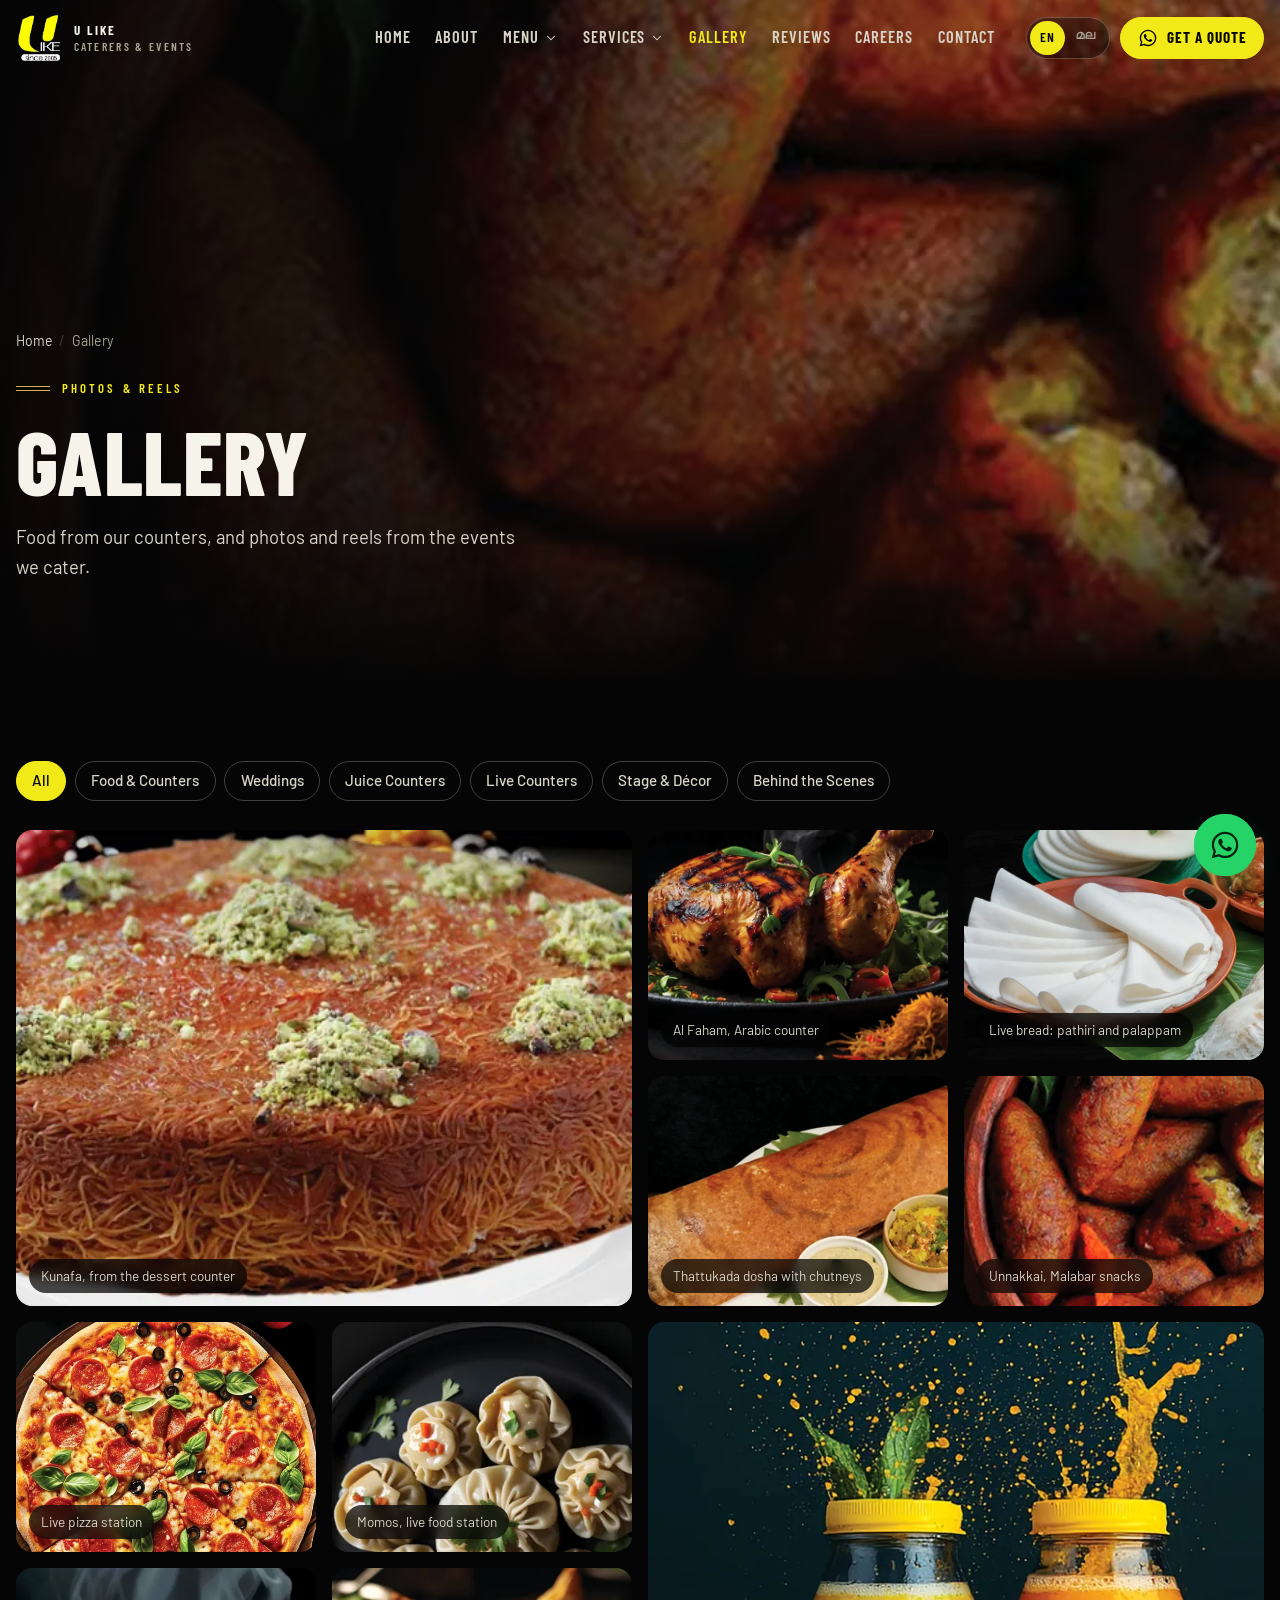
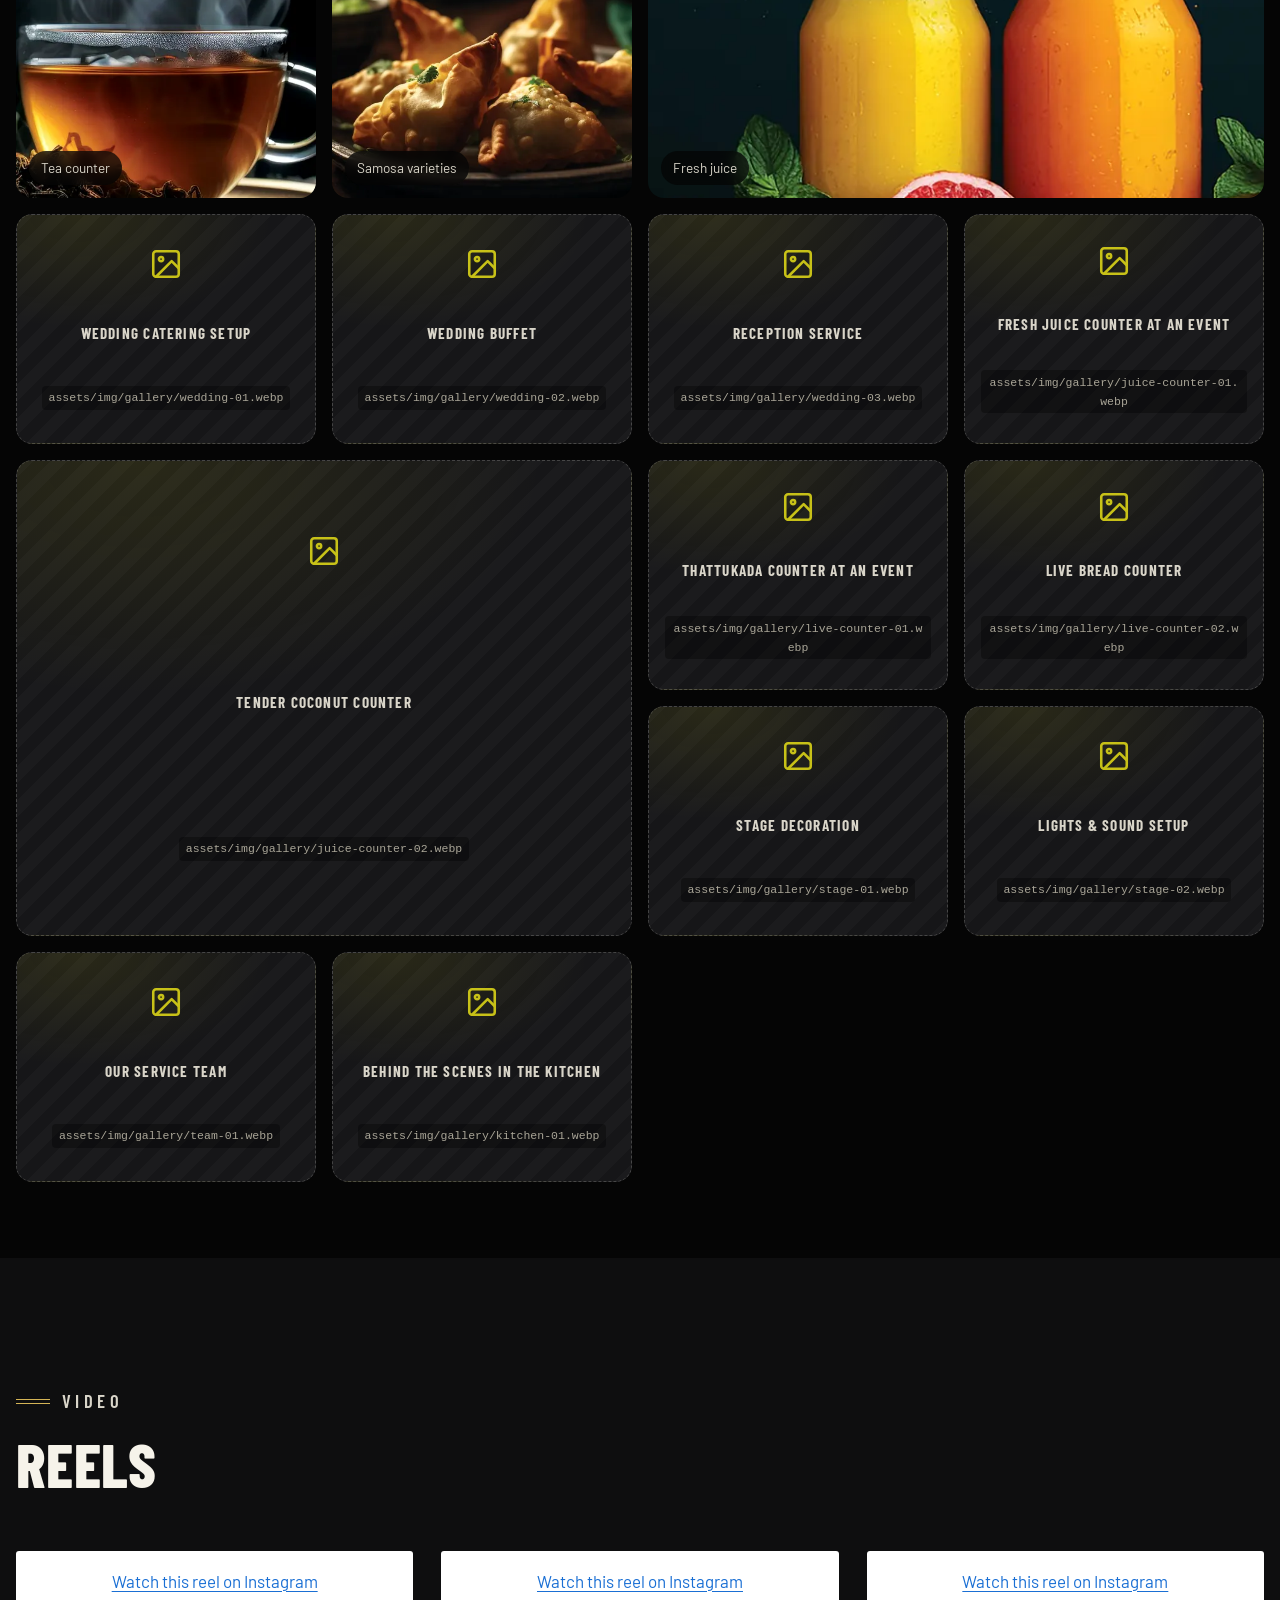
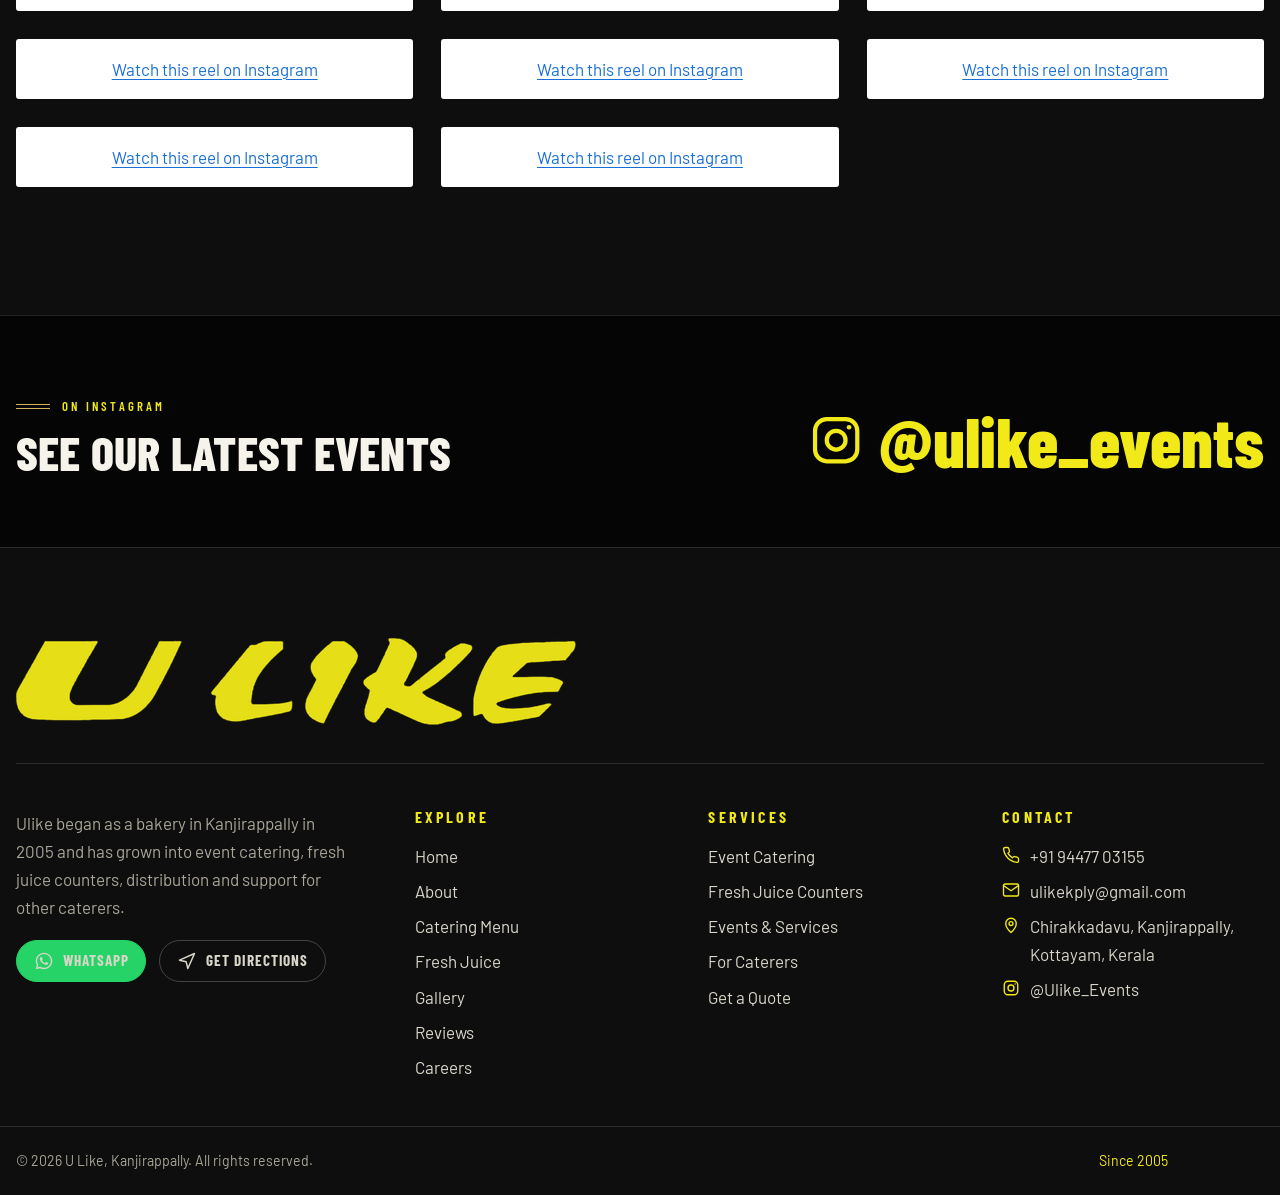
<file: gallery.html>
<!doctype html>
<html lang="en">
<head>
<meta charset="utf-8">
<meta name="viewport" content="width=device-width, initial-scale=1, viewport-fit=cover">
<title>Gallery | U Like Caterers & Events, Kanjirappally</title>
<meta name="claude:viewport-fit-sides" content="cover">
<meta name="description" content="Food from U Like's counters and photos and reels from the events we cater in Kerala.">
<meta name="theme-color" content="#050505">
<meta name="color-scheme" content="dark">

<meta property="og:type" content="website">
<meta property="og:site_name" content="U Like Caterers & Events">
<meta property="og:title" content="Gallery | U Like Caterers & Events, Kanjirappally">
<meta property="og:description" content="Food from U Like's counters and photos and reels from the events we cater in Kerala.">
<meta property="og:image" content="assets/img/og/ulike-og.jpg">
<meta property="og:image:width" content="1200"><meta property="og:image:height" content="630">
<meta property="og:locale" content="en_IN">
<meta name="twitter:card" content="summary_large_image">
<meta name="twitter:title" content="Gallery | U Like Caterers & Events, Kanjirappally">
<meta name="twitter:description" content="Food from U Like's counters and photos and reels from the events we cater in Kerala.">
<meta name="twitter:image" content="assets/img/og/ulike-og.jpg">
<link rel="icon" href="favicon.ico" sizes="any">
<link rel="icon" type="image/png" sizes="32x32" href="assets/img/icons/favicon-32.png">
<link rel="apple-touch-icon" href="assets/img/icons/apple-touch-icon.png">
<link rel="manifest" href="site.webmanifest">
<link rel="preconnect" href="https://fonts.googleapis.com">
<link rel="preconnect" href="https://fonts.gstatic.com" crossorigin>
<link rel="stylesheet" href="https://fonts.googleapis.com/css2?family=Allura&family=Barlow+Condensed:wght@500;600;700;800&family=Barlow:ital,wght@0,400;0,500;0,600;1,400&family=Kalam:wght@400;700&family=Manjari:wght@400;700&display=swap">
<link rel="stylesheet" href="assets/css/tokens.css">
<link rel="stylesheet" href="assets/css/base.css">
<link rel="stylesheet" href="assets/css/components.css">
<link rel="stylesheet" href="assets/css/pages.css">
<script>(function(){var d=document.documentElement;d.classList.add('js');try{if(localStorage.getItem('ulike-lang')==='ml'){d.lang='ml';}}catch(e){}var rm=window.matchMedia&&matchMedia('(prefers-reduced-motion: reduce)').matches;try{if(!rm&&!localStorage.getItem('ulike-visited')){d.classList.add('show-preloader');}}catch(e){}try{if(!rm&&sessionStorage.getItem('ulike-wipe')==='1'){d.classList.add('wipe-enter');sessionStorage.removeItem('ulike-wipe');}}catch(e){}})();</script>

<script type="application/ld+json">{"@context": "https://schema.org", "@type": "FoodEstablishment", "name": "U Like Caterers & Events", "alternateName": ["U Like", "Ulike", "Ulike Caters and Events"], "description": "Event catering, live food counters and fresh juice counters in Kanjirappally, Kerala, since 2005.", "image": "assets/img/og/ulike-og.jpg", "logo": "assets/img/logo/ulike-logo.png", "telephone": "+919447703155", "email": "ulikekply@gmail.com", "foundingDate": "2005", "servesCuisine": ["Kerala", "Arabic", "Malabar", "Indian"], "address": {"@type": "PostalAddress", "streetAddress": "Chirakkadavu", "addressLocality": "Kanjirappally", "addressRegion": "Kerala", "addressCountry": "IN"}, "geo": {"@type": "GeoCoordinates", "latitude": 9.5262442, "longitude": 76.7750397}, "hasMap": "https://maps.app.goo.gl/ULbawqb2nt8uVe2U7", "sameAs": ["https://www.instagram.com/ulike_events/"]}</script><script type="application/ld+json">{"@context": "https://schema.org", "@type": "BreadcrumbList", "itemListElement": [{"@type": "ListItem", "position": 1, "name": "Home", "item": "/"}, {"@type": "ListItem", "position": 2, "name": "Gallery"}]}</script>
<style>
/* Instagram reel embeds on the gallery page */
.reels-embed{display:grid;grid-template-columns:repeat(auto-fit,minmax(min(100%,340px),1fr));gap:1.75rem;justify-items:center;align-items:start}
.reels-embed blockquote.instagram-media{background:#fff;color:#111;border-radius:3px;padding:16px;margin:0;width:100%;max-width:540px;min-width:min(326px,100%);text-align:center}
.reels-embed blockquote.instagram-media a{color:#1a6fd4}
.reels-embed iframe.instagram-media{margin:0 auto!important}
</style>
</head>
<body class="has-hero" data-page="gallery">
<div class="preloader" aria-hidden="true"><div class="preloader-inner"><img src="assets/img/logo/ulike-logo.png" width="141" height="152" alt=""><div class="preloader-bar"></div></div></div>

<a class="skip-link" href="#main" data-i18n="nav.skip">Skip to content</a>
<header class="site-header" data-header>
  <div class="wrap wrap--wide header-inner">
    <a class="brand" href="index.html" aria-label="U Like home">
      <img src="assets/img/logo/ulike-logo.png" width="141" height="152" alt="U Like logo, since 2005">
      <span class="brand-text"><b>U Like</b>Caterers &amp; Events</span>
    </a>
    <nav class="main-nav" aria-label="Main"><ul class="nav-list"><li><a class="nav-link" href="index.html" data-i18n="nav.home">Home</a></li><li><a class="nav-link" href="about.html" data-i18n="nav.about">About</a></li><li class="has-sub"><button class="nav-link" type="button" aria-expanded="false" aria-haspopup="true"><span data-i18n="nav.menu">Menu</span><svg viewBox="0 0 24 24" fill="none" stroke="currentColor" stroke-width="1.8" stroke-linecap="round" stroke-linejoin="round" aria-hidden="true" focusable="false"><path d="M6 9l6 6 6-6"/></svg></button><ul class="sub-menu"><li><a href="menu.html"><span data-i18n="nav.cateringMenu">Catering Menu</span><small data-i18n="nav.cateringMenuSub">All counters and dishes</small></a></li><li><a href="fresh-juice.html"><span data-i18n="nav.freshJuice">Fresh Juice</span><small data-i18n="nav.freshJuiceSub">24 drinks and juice counters</small></a></li></ul></li><li class="has-sub"><button class="nav-link" type="button" aria-expanded="false" aria-haspopup="true"><span data-i18n="nav.services">Services</span><svg viewBox="0 0 24 24" fill="none" stroke="currentColor" stroke-width="1.8" stroke-linecap="round" stroke-linejoin="round" aria-hidden="true" focusable="false"><path d="M6 9l6 6 6-6"/></svg></button><ul class="sub-menu"><li><a href="events.html"><span data-i18n="nav.events">Events & Services</span><small data-i18n="nav.eventsSub">Décor, lights, staff and more</small></a></li><li><a href="for-caterers.html"><span data-i18n="nav.caterers">For Caterers</span><small data-i18n="nav.caterersSub">Partner with Ulike</small></a></li></ul></li><li><a class="nav-link" href="gallery.html" aria-current="page" data-i18n="nav.gallery">Gallery</a></li><li><a class="nav-link" href="reviews.html" data-i18n="nav.reviews">Reviews</a></li><li><a class="nav-link" href="careers.html" data-i18n="nav.careers">Careers</a></li><li><a class="nav-link" href="contact.html" data-i18n="nav.contact">Contact</a></li></ul></nav>
    <div class="header-actions">
      <div class="lang-toggle" role="group" aria-label="Language"><button type="button" data-lang="en" aria-pressed="true" lang="en">EN</button><button type="button" data-lang="ml" aria-pressed="false" lang="ml">മല</button></div>
      <a class="btn btn--sm btn-quote" href="https://wa.me/919447703155?text=Hello%20U%20Like%21%20I%27d%20like%20to%20know%20more%20about%20your%20catering%20services." target="_blank" rel="noopener" data-open-quote data-magnetic><svg viewBox="0 0 24 24" aria-hidden="true" focusable="false"><path fill="currentColor" stroke="none" d="M12.04 2C6.58 2 2.13 6.45 2.13 11.91c0 1.75.46 3.45 1.32 4.95L2.05 22l5.25-1.38a9.9 9.9 0 0 0 4.74 1.21h.01c5.46 0 9.91-4.45 9.91-9.91C21.96 6.45 17.5 2 12.04 2zm0 18.15h-.01a8.2 8.2 0 0 1-4.19-1.15l-.3-.18-3.12.82.83-3.04-.2-.31a8.2 8.2 0 0 1-1.26-4.38c0-4.54 3.7-8.24 8.25-8.24 2.2 0 4.27.86 5.83 2.42a8.18 8.18 0 0 1 2.41 5.83c0 4.54-3.7 8.23-8.24 8.23zm4.52-6.16c-.25-.12-1.47-.72-1.69-.81-.23-.08-.39-.12-.56.12-.16.25-.64.81-.78.97-.14.17-.29.19-.54.06-.25-.12-1.05-.39-1.99-1.23-.74-.66-1.23-1.47-1.38-1.72-.14-.25-.02-.38.11-.51.11-.11.25-.29.37-.43.13-.15.17-.25.25-.42.08-.17.04-.31-.02-.43-.06-.12-.56-1.34-.76-1.84-.2-.48-.41-.42-.56-.43h-.48c-.17 0-.43.06-.66.31-.23.25-.86.85-.86 2.07 0 1.22.89 2.4 1.01 2.56.12.17 1.75 2.67 4.23 3.74.59.26 1.05.41 1.41.52.59.19 1.13.16 1.56.1.48-.07 1.47-.6 1.67-1.18.21-.58.21-1.07.14-1.18-.06-.1-.22-.16-.47-.28z"/></svg><span data-i18n="cta.quote">Get a Quote</span></a>
      <button class="menu-toggle" type="button" aria-expanded="false" aria-controls="mobile-menu" data-menu-open><span></span><span class="visually-hidden" data-i18n="nav.open">Open menu</span></button>
    </div>
  </div>
</header>
<div class="mobile-menu" id="mobile-menu" aria-hidden="true" data-mobile-menu>
  <div class="mobile-menu-top">
    <img src="assets/img/logo/ulike-logo.png" width="141" height="152" alt="U Like">
    <button class="icon-btn" type="button" data-menu-close><svg viewBox="0 0 24 24" fill="none" stroke="currentColor" stroke-width="1.8" stroke-linecap="round" stroke-linejoin="round" aria-hidden="true" focusable="false"><path d="M6 6l12 12M18 6L6 18"/></svg><span class="visually-hidden" data-i18n="nav.close">Close menu</span></button>
  </div>
  <ul class="mobile-nav"><li><a href="index.html"><span data-i18n="nav.home">Home</span></a></li><li><a href="about.html"><span data-i18n="nav.about">About</span></a></li><li><a href="menu.html"><span data-i18n="nav.cateringMenu">Catering Menu</span><small data-i18n="nav.cateringMenuSub">All counters and dishes</small></a></li><li><a href="fresh-juice.html"><span data-i18n="nav.freshJuice">Fresh Juice</span><small data-i18n="nav.freshJuiceSub">24 drinks and juice counters</small></a></li><li><a href="events.html"><span data-i18n="nav.events">Events & Services</span><small data-i18n="nav.eventsSub">Décor, lights, staff and more</small></a></li><li><a href="for-caterers.html"><span data-i18n="nav.caterers">For Caterers</span><small data-i18n="nav.caterersSub">Partner with Ulike</small></a></li><li><a href="gallery.html" aria-current="page"><span data-i18n="nav.gallery">Gallery</span></a></li><li><a href="reviews.html"><span data-i18n="nav.reviews">Reviews</span></a></li><li><a href="careers.html"><span data-i18n="nav.careers">Careers</span></a></li><li><a href="contact.html"><span data-i18n="nav.contact">Contact</span></a></li></ul>
  <div class="mobile-menu-foot">
    <div class="lang-toggle" role="group" aria-label="Language"><button type="button" data-lang="en" aria-pressed="true" lang="en">EN</button><button type="button" data-lang="ml" aria-pressed="false" lang="ml">മല</button></div>
    <a class="btn btn--wa btn--block" href="https://wa.me/919447703155?text=Hello%20U%20Like%21%20I%27d%20like%20to%20know%20more%20about%20your%20catering%20services." target="_blank" rel="noopener" data-open-quote><svg viewBox="0 0 24 24" aria-hidden="true" focusable="false"><path fill="currentColor" stroke="none" d="M12.04 2C6.58 2 2.13 6.45 2.13 11.91c0 1.75.46 3.45 1.32 4.95L2.05 22l5.25-1.38a9.9 9.9 0 0 0 4.74 1.21h.01c5.46 0 9.91-4.45 9.91-9.91C21.96 6.45 17.5 2 12.04 2zm0 18.15h-.01a8.2 8.2 0 0 1-4.19-1.15l-.3-.18-3.12.82.83-3.04-.2-.31a8.2 8.2 0 0 1-1.26-4.38c0-4.54 3.7-8.24 8.25-8.24 2.2 0 4.27.86 5.83 2.42a8.18 8.18 0 0 1 2.41 5.83c0 4.54-3.7 8.23-8.24 8.23zm4.52-6.16c-.25-.12-1.47-.72-1.69-.81-.23-.08-.39-.12-.56.12-.16.25-.64.81-.78.97-.14.17-.29.19-.54.06-.25-.12-1.05-.39-1.99-1.23-.74-.66-1.23-1.47-1.38-1.72-.14-.25-.02-.38.11-.51.11-.11.25-.29.37-.43.13-.15.17-.25.25-.42.08-.17.04-.31-.02-.43-.06-.12-.56-1.34-.76-1.84-.2-.48-.41-.42-.56-.43h-.48c-.17 0-.43.06-.66.31-.23.25-.86.85-.86 2.07 0 1.22.89 2.4 1.01 2.56.12.17 1.75 2.67 4.23 3.74.59.26 1.05.41 1.41.52.59.19 1.13.16 1.56.1.48-.07 1.47-.6 1.67-1.18.21-.58.21-1.07.14-1.18-.06-.1-.22-.16-.47-.28z"/></svg><span data-i18n="cta.quote">Get a Quote</span></a>
    <p class="contact-lines"><a href="tel:+919447703155" data-cfg="phone1">+91 94477 03155</a><br><a href="mailto:ulikekply@gmail.com" data-cfg="email">ulikekply@gmail.com</a></p>
  </div>
</div>
<main id="main" tabindex="-1">

<section class="page-hero">
  <div class="page-hero-media" style="--pos:50% 40%"><img src="assets/img/menu/malabar-unnakkai-860.webp" srcset="assets/img/menu/malabar-unnakkai-480.webp 480w, assets/img/menu/malabar-unnakkai-860.webp 860w" sizes="100vw" width="860" height="1370" alt="Unnakkai, a Malabar snack, in a clay bowl" decoding="async" loading="eager" fetchpriority="high"></div>
  <div class="wrap wrap--wide">
    <ol class="breadcrumb" aria-label="Breadcrumb"><li><a href="index.html" data-i18n="nav.home">Home</a></li><li aria-current="page">Gallery</li></ol>
    <p class="eyebrow" data-i18n="gallery.eyebrow">Photos & reels</p>
    <h1 data-i18n="gallery.h1">Gallery</h1>
    <p class="lead">Food from our counters, and photos and reels from the events we cater.</p>
    
  </div>
</section>

<section class="section section--tight">
  <div class="wrap wrap--wide">
    <div class="chip-row gallery-tabs" role="group" aria-label="Filter photos" data-gallery-tabs></div>
    <div class="masonry" data-gallery></div>
  </div>
</section>

<section class="section section--charcoal">
  <div class="wrap wrap--wide">
    <div class="section-head"><p class="eyebrow">Video</p><h2 data-i18n="gallery.reels">Reels</h2></div>
    <!-- INSTAGRAM REELS: to add a reel, copy one <blockquote> block below, paste it at the end of the list
         and change the reel code in the two links. Keep the single <script> line after the list. -->
    <div class="reels-embed">
      <!-- Reel 1 -->
      <blockquote class="instagram-media" data-instgrm-captioned data-instgrm-permalink="https://www.instagram.com/reel/DfZj3EbIcAS/?utm_source=ig_embed&amp;utm_campaign=loading" data-instgrm-version="14"><a class="reels-fallback" href="https://www.instagram.com/reel/DfZj3EbIcAS/" target="_blank" rel="noopener">Watch this reel on Instagram</a></blockquote>
      <!-- Reel 2 -->
      <blockquote class="instagram-media" data-instgrm-captioned data-instgrm-permalink="https://www.instagram.com/reel/DfhYxs3Bw0H/?utm_source=ig_embed&amp;utm_campaign=loading" data-instgrm-version="14"><a class="reels-fallback" href="https://www.instagram.com/reel/DfhYxs3Bw0H/" target="_blank" rel="noopener">Watch this reel on Instagram</a></blockquote>
      <!-- Reel 3 -->
      <blockquote class="instagram-media" data-instgrm-captioned data-instgrm-permalink="https://www.instagram.com/reel/DfFWS3PTuoG/?utm_source=ig_embed&amp;utm_campaign=loading" data-instgrm-version="14"><a class="reels-fallback" href="https://www.instagram.com/reel/DfFWS3PTuoG/" target="_blank" rel="noopener">Watch this reel on Instagram</a></blockquote>
      <!-- Reel 4 -->
      <blockquote class="instagram-media" data-instgrm-captioned data-instgrm-permalink="https://www.instagram.com/reel/DbNu7IEv-eJ/?utm_source=ig_embed&amp;utm_campaign=loading" data-instgrm-version="14"><a class="reels-fallback" href="https://www.instagram.com/reel/DbNu7IEv-eJ/" target="_blank" rel="noopener">Watch this reel on Instagram</a></blockquote>
      <!-- Reel 5 -->
      <blockquote class="instagram-media" data-instgrm-captioned data-instgrm-permalink="https://www.instagram.com/reel/DYRw4XPvBOt/?utm_source=ig_embed&amp;utm_campaign=loading" data-instgrm-version="14"><a class="reels-fallback" href="https://www.instagram.com/reel/DYRw4XPvBOt/" target="_blank" rel="noopener">Watch this reel on Instagram</a></blockquote>
      <!-- Reel 6 -->
      <blockquote class="instagram-media" data-instgrm-captioned data-instgrm-permalink="https://www.instagram.com/reel/DYH3-F4IWWb/?utm_source=ig_embed&amp;utm_campaign=loading" data-instgrm-version="14"><a class="reels-fallback" href="https://www.instagram.com/reel/DYH3-F4IWWb/" target="_blank" rel="noopener">Watch this reel on Instagram</a></blockquote>
      <!-- Reel 7 -->
      <blockquote class="instagram-media" data-instgrm-captioned data-instgrm-permalink="https://www.instagram.com/reel/DYCw0m4PePs/?utm_source=ig_embed&amp;utm_campaign=loading" data-instgrm-version="14"><a class="reels-fallback" href="https://www.instagram.com/reel/DYCw0m4PePs/" target="_blank" rel="noopener">Watch this reel on Instagram</a></blockquote>
            <!-- Reel 8 -->
      <blockquote class="instagram-media" data-instgrm-captioned data-instgrm-permalink="https://www.instagram.com/reel/DUlVPlODx5M/?utm_source=ig_embed&amp;utm_campaign=loading" data-instgrm-version="14"><a class="reels-fallback" href="https://www.instagram.com/reel/DUlVPlODx5M/" target="_blank" rel="noopener">Watch this reel on Instagram</a></blockquote>
    </div>
    <script async src="https://www.instagram.com/embed.js"></script>
  </div>
</section>

<section class="ig-band">
  <div class="wrap wrap--wide ig-inner">
    <div><p class="eyebrow" data-i18n="home.ig.eyebrow">On Instagram</p><h2 data-i18n="home.ig.title" style="margin-top:.8rem">See our latest events</h2></div>
    <a class="ig-handle" href="https://www.instagram.com/ulike_events/" target="_blank" rel="noopener"><svg viewBox="0 0 24 24" fill="none" stroke="currentColor" stroke-width="1.8" stroke-linecap="round" stroke-linejoin="round" aria-hidden="true" focusable="false"><rect x="3" y="3" width="18" height="18" rx="5"/><circle cx="12" cy="12" r="4"/><circle cx="17.5" cy="6.5" r="1" fill="currentColor" stroke="none"/></svg><span>@ulike_events</span></a>
  </div>
</section>
</main>

<footer class="site-footer">
  <div class="wrap wrap--wide">
    <img class="footer-mark" src="assets/img/logo/ulike-wordmark-560.png" width="560" height="87" alt="U Like" loading="lazy">
    <div class="footer-grid">
      <div class="footer-about">
        <p data-i18n="footer.about">Ulike began as a bakery in Kanjirappally in 2005 and has grown into event catering, fresh juice counters, distribution and support for other caterers.</p>
        <div class="btn-row" style="margin-top:1.2rem">
          <a class="btn btn--wa btn--sm" href="https://wa.me/919447703155?text=Hello%20U%20Like%21%20I%27d%20like%20to%20know%20more%20about%20your%20catering%20services." target="_blank" rel="noopener" data-cfg-href="wa"><svg viewBox="0 0 24 24" aria-hidden="true" focusable="false"><path fill="currentColor" stroke="none" d="M12.04 2C6.58 2 2.13 6.45 2.13 11.91c0 1.75.46 3.45 1.32 4.95L2.05 22l5.25-1.38a9.9 9.9 0 0 0 4.74 1.21h.01c5.46 0 9.91-4.45 9.91-9.91C21.96 6.45 17.5 2 12.04 2zm0 18.15h-.01a8.2 8.2 0 0 1-4.19-1.15l-.3-.18-3.12.82.83-3.04-.2-.31a8.2 8.2 0 0 1-1.26-4.38c0-4.54 3.7-8.24 8.25-8.24 2.2 0 4.27.86 5.83 2.42a8.18 8.18 0 0 1 2.41 5.83c0 4.54-3.7 8.23-8.24 8.23zm4.52-6.16c-.25-.12-1.47-.72-1.69-.81-.23-.08-.39-.12-.56.12-.16.25-.64.81-.78.97-.14.17-.29.19-.54.06-.25-.12-1.05-.39-1.99-1.23-.74-.66-1.23-1.47-1.38-1.72-.14-.25-.02-.38.11-.51.11-.11.25-.29.37-.43.13-.15.17-.25.25-.42.08-.17.04-.31-.02-.43-.06-.12-.56-1.34-.76-1.84-.2-.48-.41-.42-.56-.43h-.48c-.17 0-.43.06-.66.31-.23.25-.86.85-.86 2.07 0 1.22.89 2.4 1.01 2.56.12.17 1.75 2.67 4.23 3.74.59.26 1.05.41 1.41.52.59.19 1.13.16 1.56.1.48-.07 1.47-.6 1.67-1.18.21-.58.21-1.07.14-1.18-.06-.1-.22-.16-.47-.28z"/></svg><span data-i18n="cta.whatsapp">WhatsApp</span></a>
          <a class="btn btn--ghost btn--sm" href="https://www.google.com/maps/dir/?api=1&destination=9.5262442%2C76.7750397" target="_blank" rel="noopener" data-cfg-href="directions"><svg viewBox="0 0 24 24" fill="none" stroke="currentColor" stroke-width="1.8" stroke-linecap="round" stroke-linejoin="round" aria-hidden="true" focusable="false"><path d="M3 11l18-8-8 18-2-8z"/></svg><span data-i18n="cta.directionsLong">Get Directions</span></a>
        </div>
      </div>
      <div>
        <h3 data-i18n="footer.explore">Explore</h3>
        <ul>
          <li><a href="index.html" data-i18n="nav.home">Home</a></li>
          <li><a href="about.html" data-i18n="nav.about">About</a></li>
          <li><a href="menu.html" data-i18n="nav.cateringMenu">Catering Menu</a></li>
          <li><a href="fresh-juice.html" data-i18n="nav.freshJuice">Fresh Juice</a></li>
          <li><a href="gallery.html" data-i18n="nav.gallery">Gallery</a></li>
          <li><a href="reviews.html" data-i18n="nav.reviews">Reviews</a></li>
          <li><a href="careers.html" data-i18n="nav.careers">Careers</a></li>
        </ul>
      </div>
      <div>
        <h3 data-i18n="footer.services">Services</h3>
        <ul>
          <li><a href="menu.html" data-i18n="card.catering">Event Catering</a></li>
          <li><a href="fresh-juice.html" data-i18n="card.juice">Fresh Juice Counters</a></li>
          <li><a href="events.html" data-i18n="nav.events">Events & Services</a></li>
          <li><a href="for-caterers.html" data-i18n="nav.caterers">For Caterers</a></li>
          <li><a href="contact.html" data-i18n="cta.quote">Get a Quote</a></li>
        </ul>
      </div>
      <div>
        <h3 data-i18n="footer.contact">Contact</h3>
        <ul class="footer-contact">
          <li><svg viewBox="0 0 24 24" fill="none" stroke="currentColor" stroke-width="1.8" stroke-linecap="round" stroke-linejoin="round" aria-hidden="true" focusable="false"><path d="M22 16.9v3a2 2 0 0 1-2.2 2 19.8 19.8 0 0 1-8.6-3.1 19.5 19.5 0 0 1-6-6A19.8 19.8 0 0 1 2.1 4.2 2 2 0 0 1 4.1 2h3a2 2 0 0 1 2 1.7c.1.9.4 1.8.7 2.7a2 2 0 0 1-.5 2.1L8 9.8a16 16 0 0 0 6 6l1.3-1.3a2 2 0 0 1 2.1-.4c.9.3 1.8.6 2.7.7a2 2 0 0 1 1.7 2z"/></svg><span><a href="tel:+919447703155" data-cfg="phone1" data-cfg-href="tel1">+91 94477 03155</a></span></li>
          <li><svg viewBox="0 0 24 24" fill="none" stroke="currentColor" stroke-width="1.8" stroke-linecap="round" stroke-linejoin="round" aria-hidden="true" focusable="false"><rect x="2" y="4" width="20" height="16" rx="2"/><path d="M22 6l-10 7L2 6"/></svg><a href="mailto:ulikekply@gmail.com" data-cfg="email" data-cfg-href="mailto">ulikekply@gmail.com</a></li>
          <li><svg viewBox="0 0 24 24" fill="none" stroke="currentColor" stroke-width="1.8" stroke-linecap="round" stroke-linejoin="round" aria-hidden="true" focusable="false"><path d="M12 22s-7-6.2-7-12a7 7 0 0 1 14 0c0 5.8-7 12-7 12z"/><circle cx="12" cy="10" r="2.6"/></svg><a href="https://maps.app.goo.gl/ULbawqb2nt8uVe2U7" target="_blank" rel="noopener" data-cfg="address" data-cfg-href="maps">Chirakkadavu, Kanjirappally, Kottayam, Kerala</a></li>
          <li data-cfg-wrap="hours" hidden><svg viewBox="0 0 24 24" fill="none" stroke="currentColor" stroke-width="1.8" stroke-linecap="round" stroke-linejoin="round" aria-hidden="true" focusable="false"><circle cx="12" cy="12" r="9"/><path d="M12 7v5l3 2"/></svg><span data-cfg="hours"></span></li>
          <li><svg viewBox="0 0 24 24" fill="none" stroke="currentColor" stroke-width="1.8" stroke-linecap="round" stroke-linejoin="round" aria-hidden="true" focusable="false"><rect x="3" y="3" width="18" height="18" rx="5"/><circle cx="12" cy="12" r="4"/><circle cx="17.5" cy="6.5" r="1" fill="currentColor" stroke="none"/></svg><ul style="gap:.2rem"><li data-ig="0"><a href="https://www.instagram.com/ulike_events/" target="_blank" rel="noopener">@Ulike_Events</a></li><li hidden data-ig="1"><a href="#" target="_blank" rel="noopener">U Like Catering Solutions</a></li></ul></li>
        </ul>
      </div>
    </div>
  </div>
  <div class="wrap wrap--wide footer-bottom">
    <span>© <span data-year>2026</span> U Like, Kanjirappally. <span data-i18n="footer.rights">All rights reserved.</span></span>
    <span data-cfg="footerCredit" hidden></span>
    <span class="yellow" data-i18n="trust.since">Since 2005</span>
  </div>
</footer>

<nav class="action-bar" aria-label="Quick contact">
  <a href="tel:+919447703155" data-cfg-href="tel1" data-track="call"><svg viewBox="0 0 24 24" fill="none" stroke="currentColor" stroke-width="1.8" stroke-linecap="round" stroke-linejoin="round" aria-hidden="true" focusable="false"><path d="M22 16.9v3a2 2 0 0 1-2.2 2 19.8 19.8 0 0 1-8.6-3.1 19.5 19.5 0 0 1-6-6A19.8 19.8 0 0 1 2.1 4.2 2 2 0 0 1 4.1 2h3a2 2 0 0 1 2 1.7c.1.9.4 1.8.7 2.7a2 2 0 0 1-.5 2.1L8 9.8a16 16 0 0 0 6 6l1.3-1.3a2 2 0 0 1 2.1-.4c.9.3 1.8.6 2.7.7a2 2 0 0 1 1.7 2z"/></svg><span data-i18n="cta.call">Call</span></a>
  <a class="is-wa" href="https://wa.me/919447703155?text=Hello%20U%20Like%21%20I%27d%20like%20to%20know%20more%20about%20your%20catering%20services." target="_blank" rel="noopener" data-cfg-href="wa" data-track="whatsapp"><svg viewBox="0 0 24 24" aria-hidden="true" focusable="false"><path fill="currentColor" stroke="none" d="M12.04 2C6.58 2 2.13 6.45 2.13 11.91c0 1.75.46 3.45 1.32 4.95L2.05 22l5.25-1.38a9.9 9.9 0 0 0 4.74 1.21h.01c5.46 0 9.91-4.45 9.91-9.91C21.96 6.45 17.5 2 12.04 2zm0 18.15h-.01a8.2 8.2 0 0 1-4.19-1.15l-.3-.18-3.12.82.83-3.04-.2-.31a8.2 8.2 0 0 1-1.26-4.38c0-4.54 3.7-8.24 8.25-8.24 2.2 0 4.27.86 5.83 2.42a8.18 8.18 0 0 1 2.41 5.83c0 4.54-3.7 8.23-8.24 8.23zm4.52-6.16c-.25-.12-1.47-.72-1.69-.81-.23-.08-.39-.12-.56.12-.16.25-.64.81-.78.97-.14.17-.29.19-.54.06-.25-.12-1.05-.39-1.99-1.23-.74-.66-1.23-1.47-1.38-1.72-.14-.25-.02-.38.11-.51.11-.11.25-.29.37-.43.13-.15.17-.25.25-.42.08-.17.04-.31-.02-.43-.06-.12-.56-1.34-.76-1.84-.2-.48-.41-.42-.56-.43h-.48c-.17 0-.43.06-.66.31-.23.25-.86.85-.86 2.07 0 1.22.89 2.4 1.01 2.56.12.17 1.75 2.67 4.23 3.74.59.26 1.05.41 1.41.52.59.19 1.13.16 1.56.1.48-.07 1.47-.6 1.67-1.18.21-.58.21-1.07.14-1.18-.06-.1-.22-.16-.47-.28z"/></svg><span data-i18n="cta.whatsapp">WhatsApp</span></a>
  <a href="https://www.google.com/maps/dir/?api=1&destination=9.5262442%2C76.7750397" target="_blank" rel="noopener" data-cfg-href="directions" data-track="directions"><svg viewBox="0 0 24 24" fill="none" stroke="currentColor" stroke-width="1.8" stroke-linecap="round" stroke-linejoin="round" aria-hidden="true" focusable="false"><path d="M3 11l18-8-8 18-2-8z"/></svg><span data-i18n="cta.directions">Directions</span></a>
</nav>
<a class="wa-float" href="https://wa.me/919447703155?text=Hello%20U%20Like%21%20I%27d%20like%20to%20know%20more%20about%20your%20catering%20services." target="_blank" rel="noopener" data-cfg-href="wa" data-track="whatsapp" aria-label="Chat with U Like on WhatsApp"><svg viewBox="0 0 24 24" aria-hidden="true" focusable="false"><path fill="currentColor" stroke="none" d="M12.04 2C6.58 2 2.13 6.45 2.13 11.91c0 1.75.46 3.45 1.32 4.95L2.05 22l5.25-1.38a9.9 9.9 0 0 0 4.74 1.21h.01c5.46 0 9.91-4.45 9.91-9.91C21.96 6.45 17.5 2 12.04 2zm0 18.15h-.01a8.2 8.2 0 0 1-4.19-1.15l-.3-.18-3.12.82.83-3.04-.2-.31a8.2 8.2 0 0 1-1.26-4.38c0-4.54 3.7-8.24 8.25-8.24 2.2 0 4.27.86 5.83 2.42a8.18 8.18 0 0 1 2.41 5.83c0 4.54-3.7 8.23-8.24 8.23zm4.52-6.16c-.25-.12-1.47-.72-1.69-.81-.23-.08-.39-.12-.56.12-.16.25-.64.81-.78.97-.14.17-.29.19-.54.06-.25-.12-1.05-.39-1.99-1.23-.74-.66-1.23-1.47-1.38-1.72-.14-.25-.02-.38.11-.51.11-.11.25-.29.37-.43.13-.15.17-.25.25-.42.08-.17.04-.31-.02-.43-.06-.12-.56-1.34-.76-1.84-.2-.48-.41-.42-.56-.43h-.48c-.17 0-.43.06-.66.31-.23.25-.86.85-.86 2.07 0 1.22.89 2.4 1.01 2.56.12.17 1.75 2.67 4.23 3.74.59.26 1.05.41 1.41.52.59.19 1.13.16 1.56.1.48-.07 1.47-.6 1.67-1.18.21-.58.21-1.07.14-1.18-.06-.1-.22-.16-.47-.28z"/></svg><span class="wa-tip" data-i18n="cta.chat">Chat with U Like</span></a>
<dialog class="dialog" id="quote-dialog" aria-labelledby="quote-dialog-title">
  <div class="dialog-head">
    <h2 id="quote-dialog-title" data-i18n="quote.title">Get a Quote</h2>
    <button class="icon-btn" type="button" data-dialog-close><svg viewBox="0 0 24 24" fill="none" stroke="currentColor" stroke-width="1.8" stroke-linecap="round" stroke-linejoin="round" aria-hidden="true" focusable="false"><path d="M6 6l12 12M18 6L6 18"/></svg><span class="visually-hidden" data-i18n="quote.close">Close</span></button>
  </div>
  <div class="dialog-body">
    <p class="muted" style="margin-bottom:1.2rem" data-i18n="quote.intro">Share your event details and we'll reply on WhatsApp.</p>
    <div data-form="quote" data-form-id="dlg"></div>
  </div>
</dialog>
<div class="page-wipe" aria-hidden="true"><div class="wipe-badge"><img src="assets/img/logo/ulike-logo.png" width="141" height="152" alt=""></div></div>
<script src="assets/js/site-config.js" defer></script>
<script src="assets/js/i18n.js" defer></script>
<script src="assets/js/gallery-data.js" defer></script>
<script src="assets/js/image-sets.js" defer></script>
<script src="assets/js/main.js" defer></script>
<script src="assets/js/whatsapp.js" defer></script>
<script src="assets/js/pages.js" defer></script>
</body>
</html>
</file>
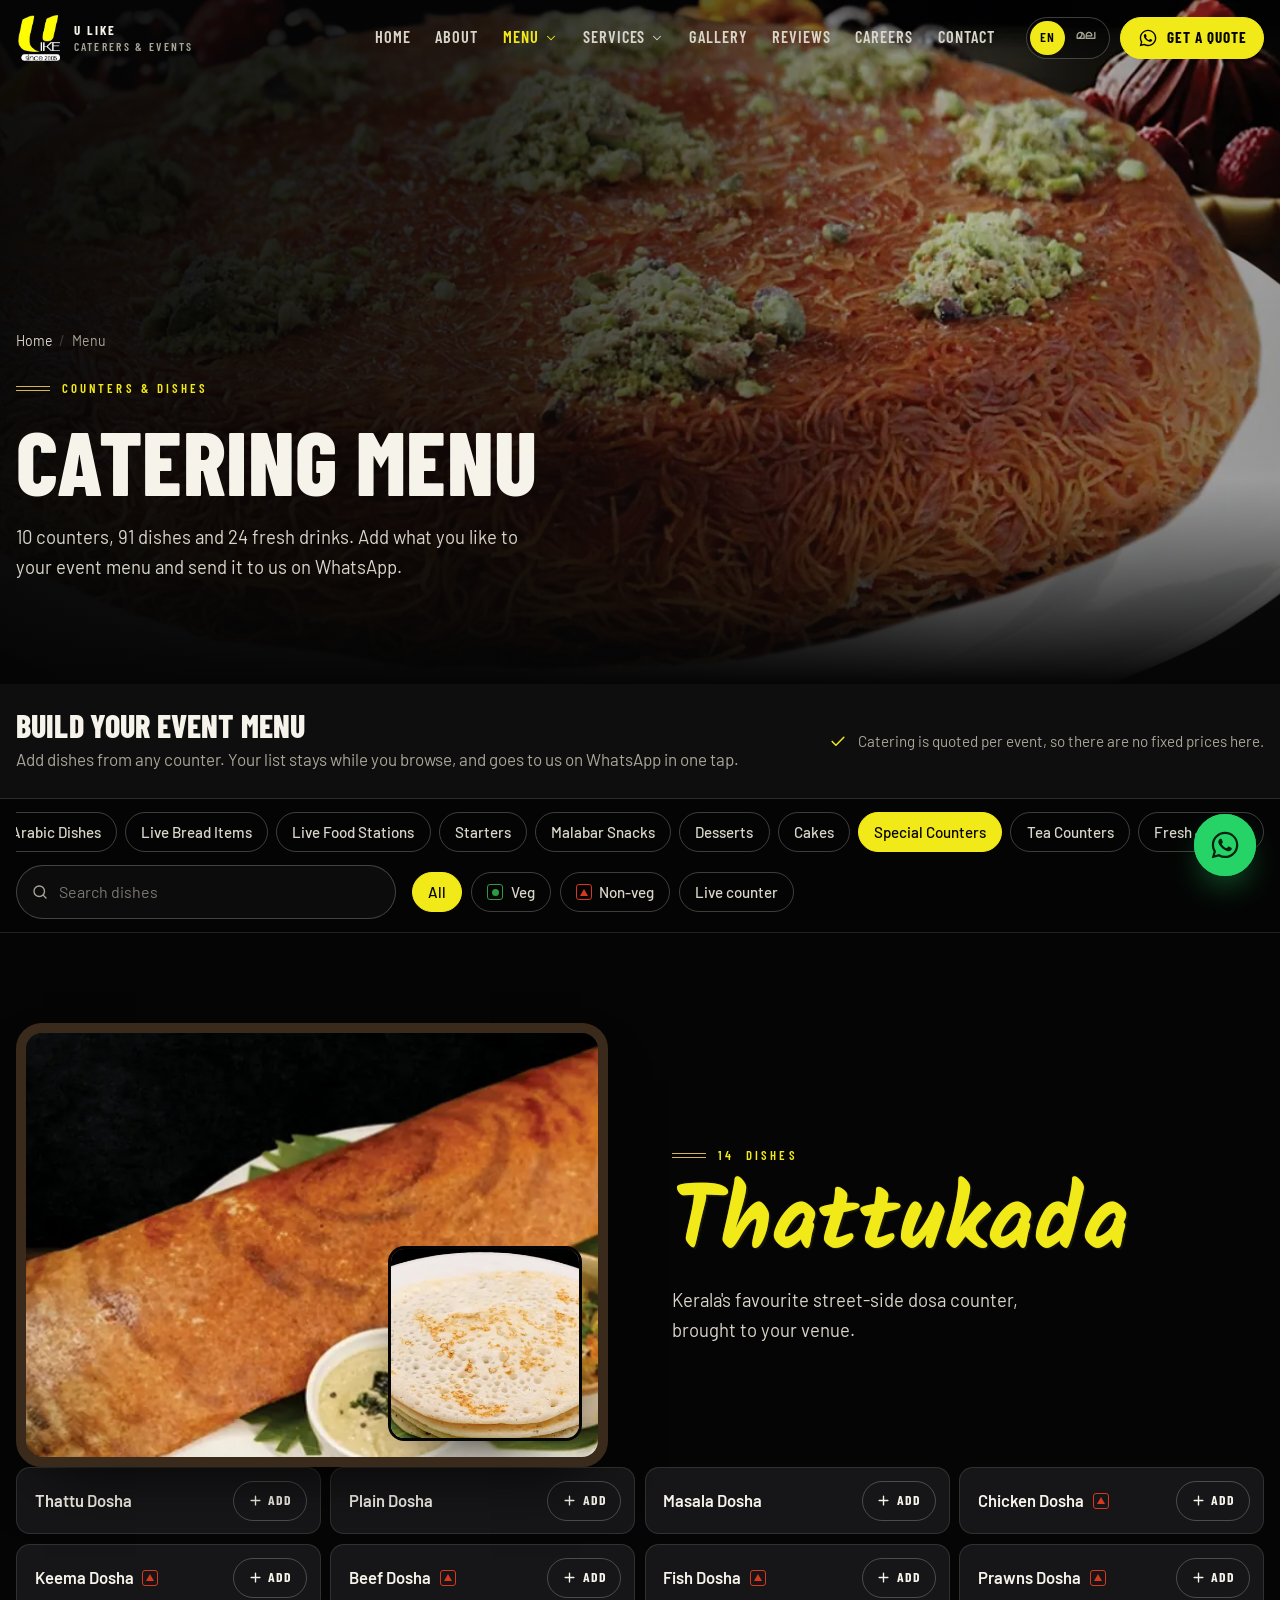
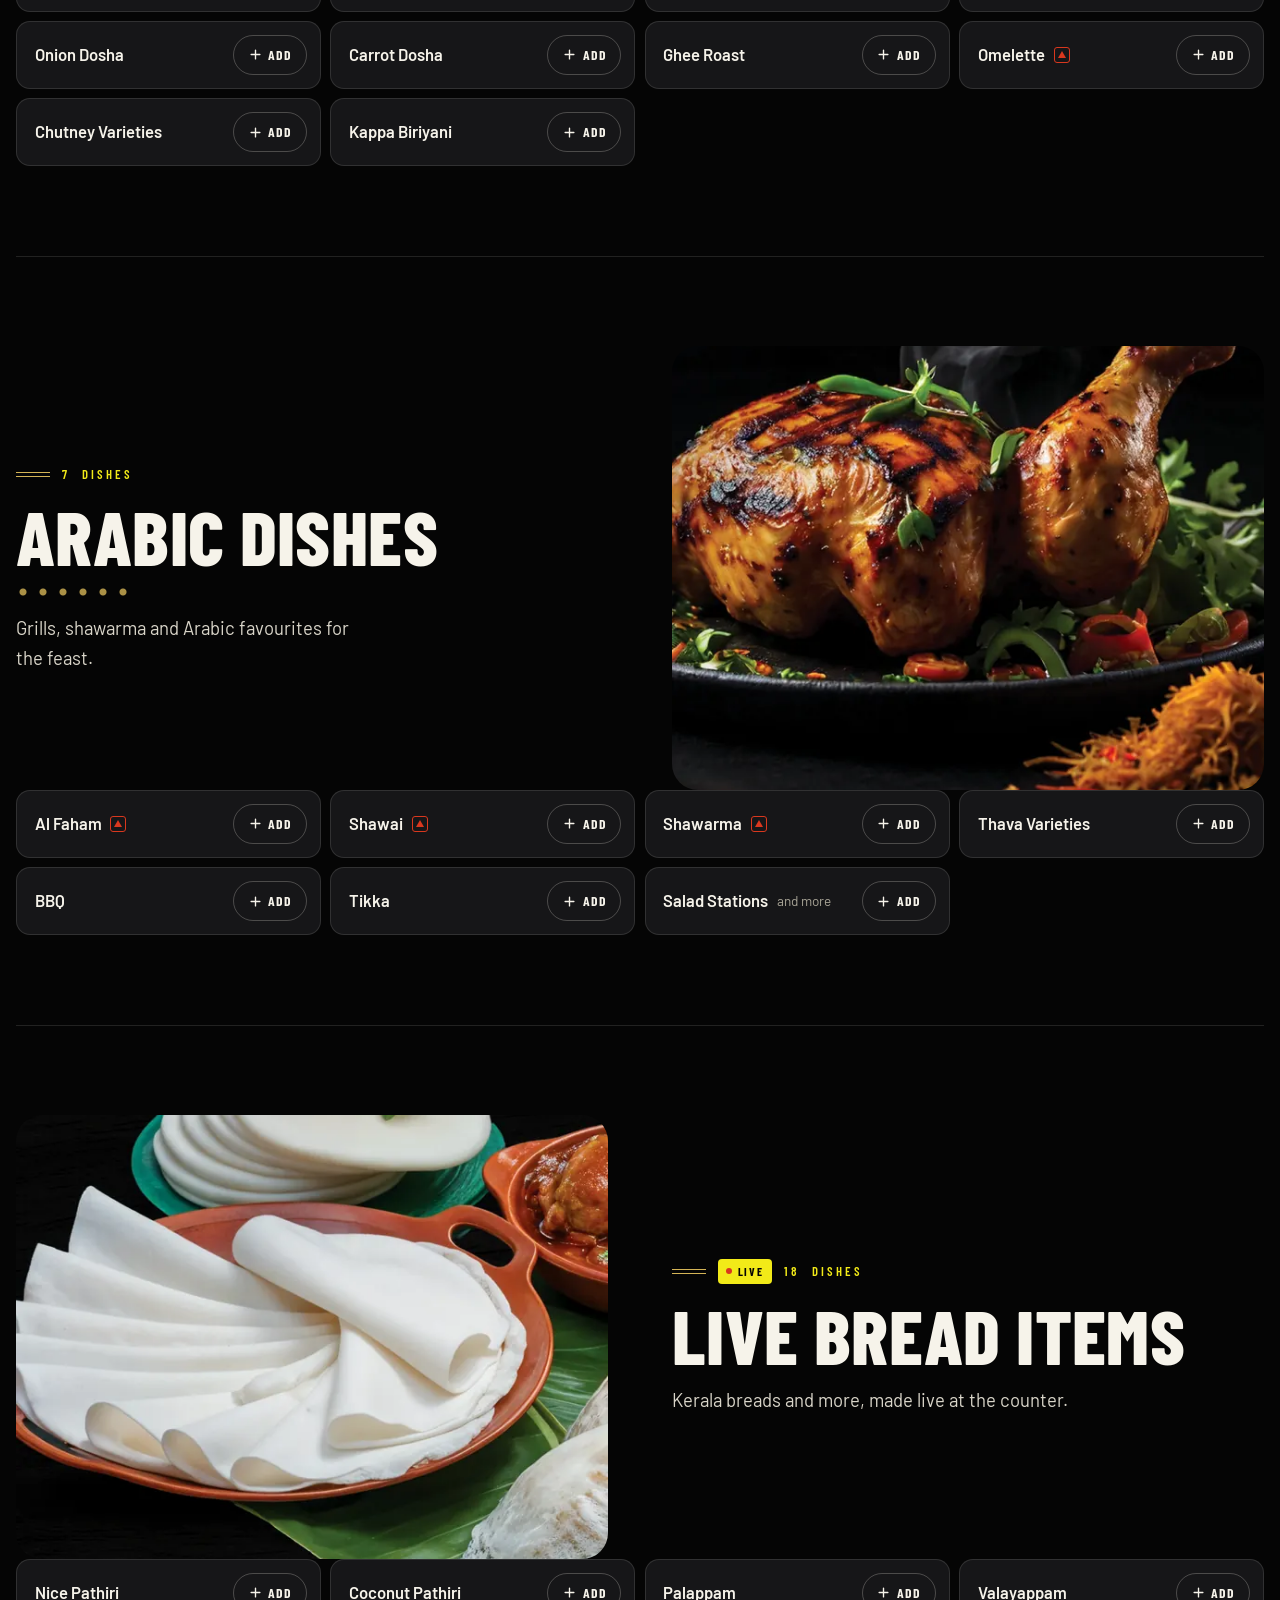
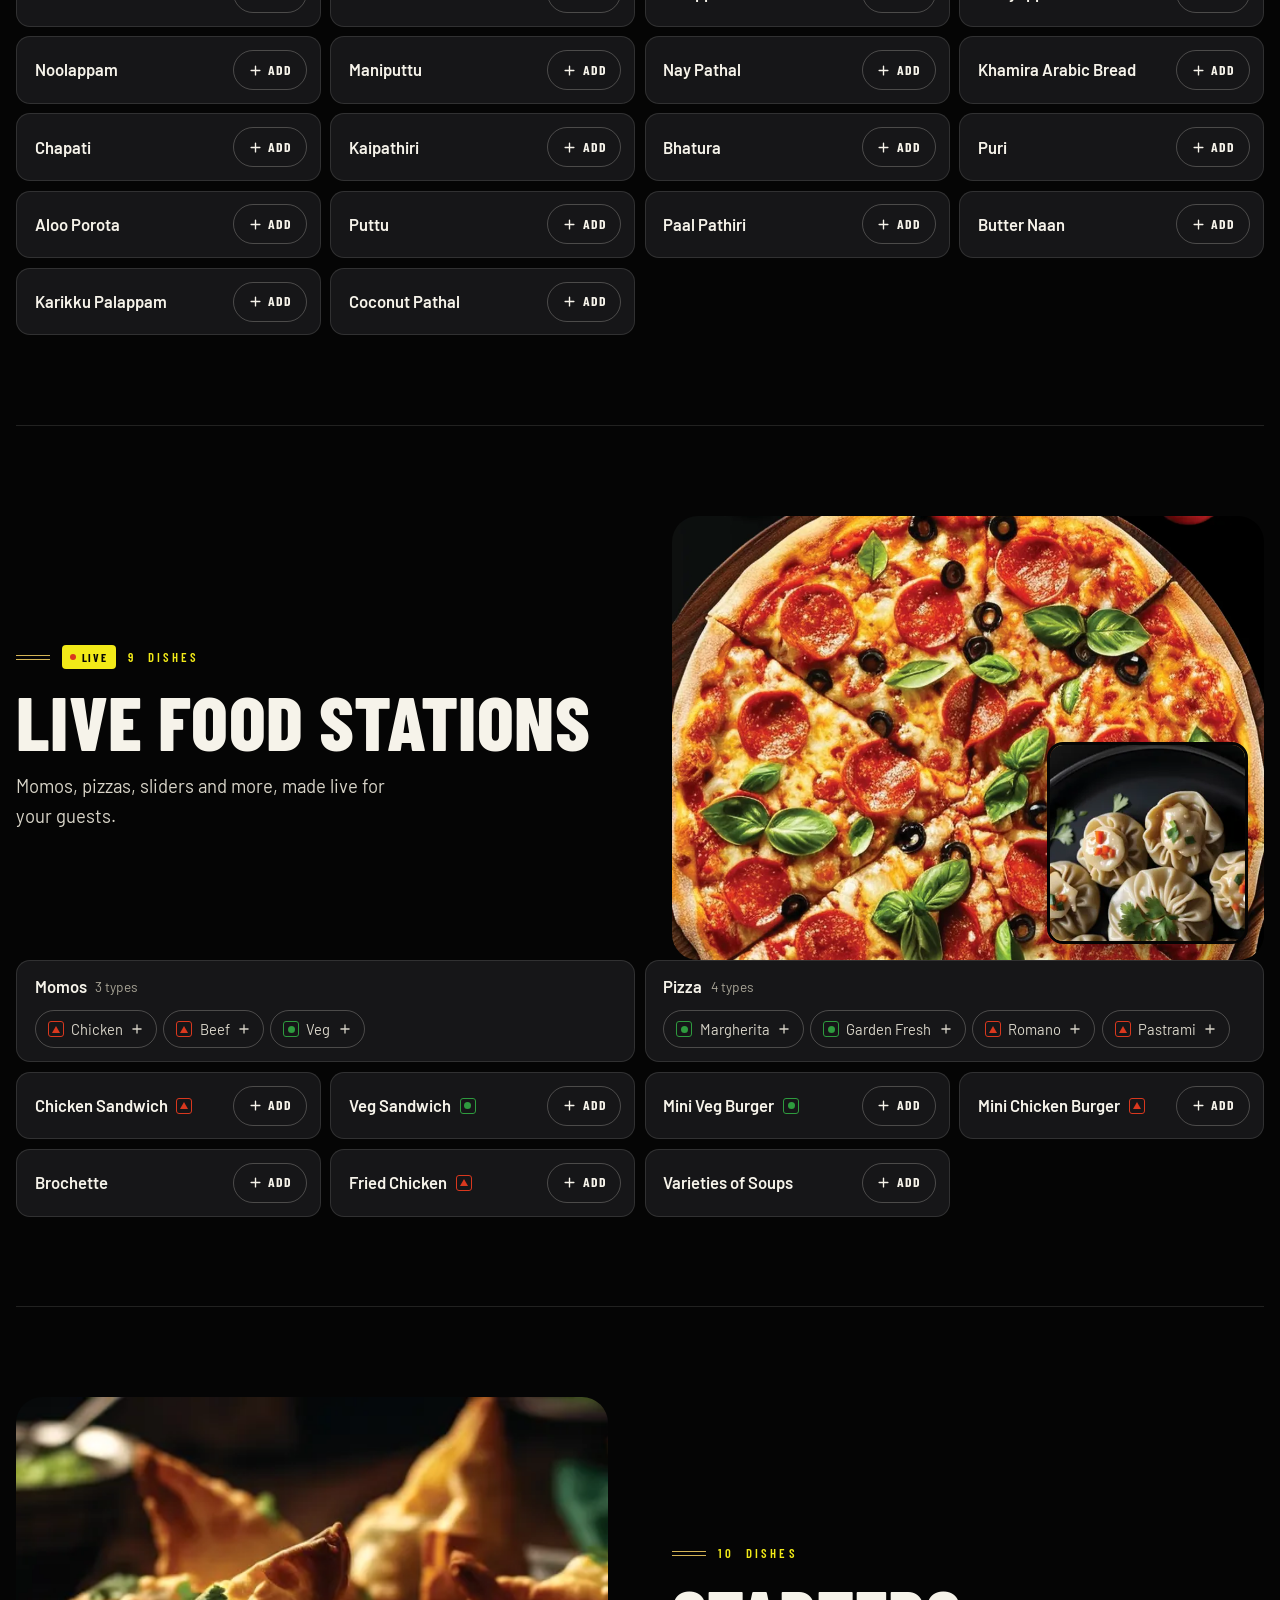
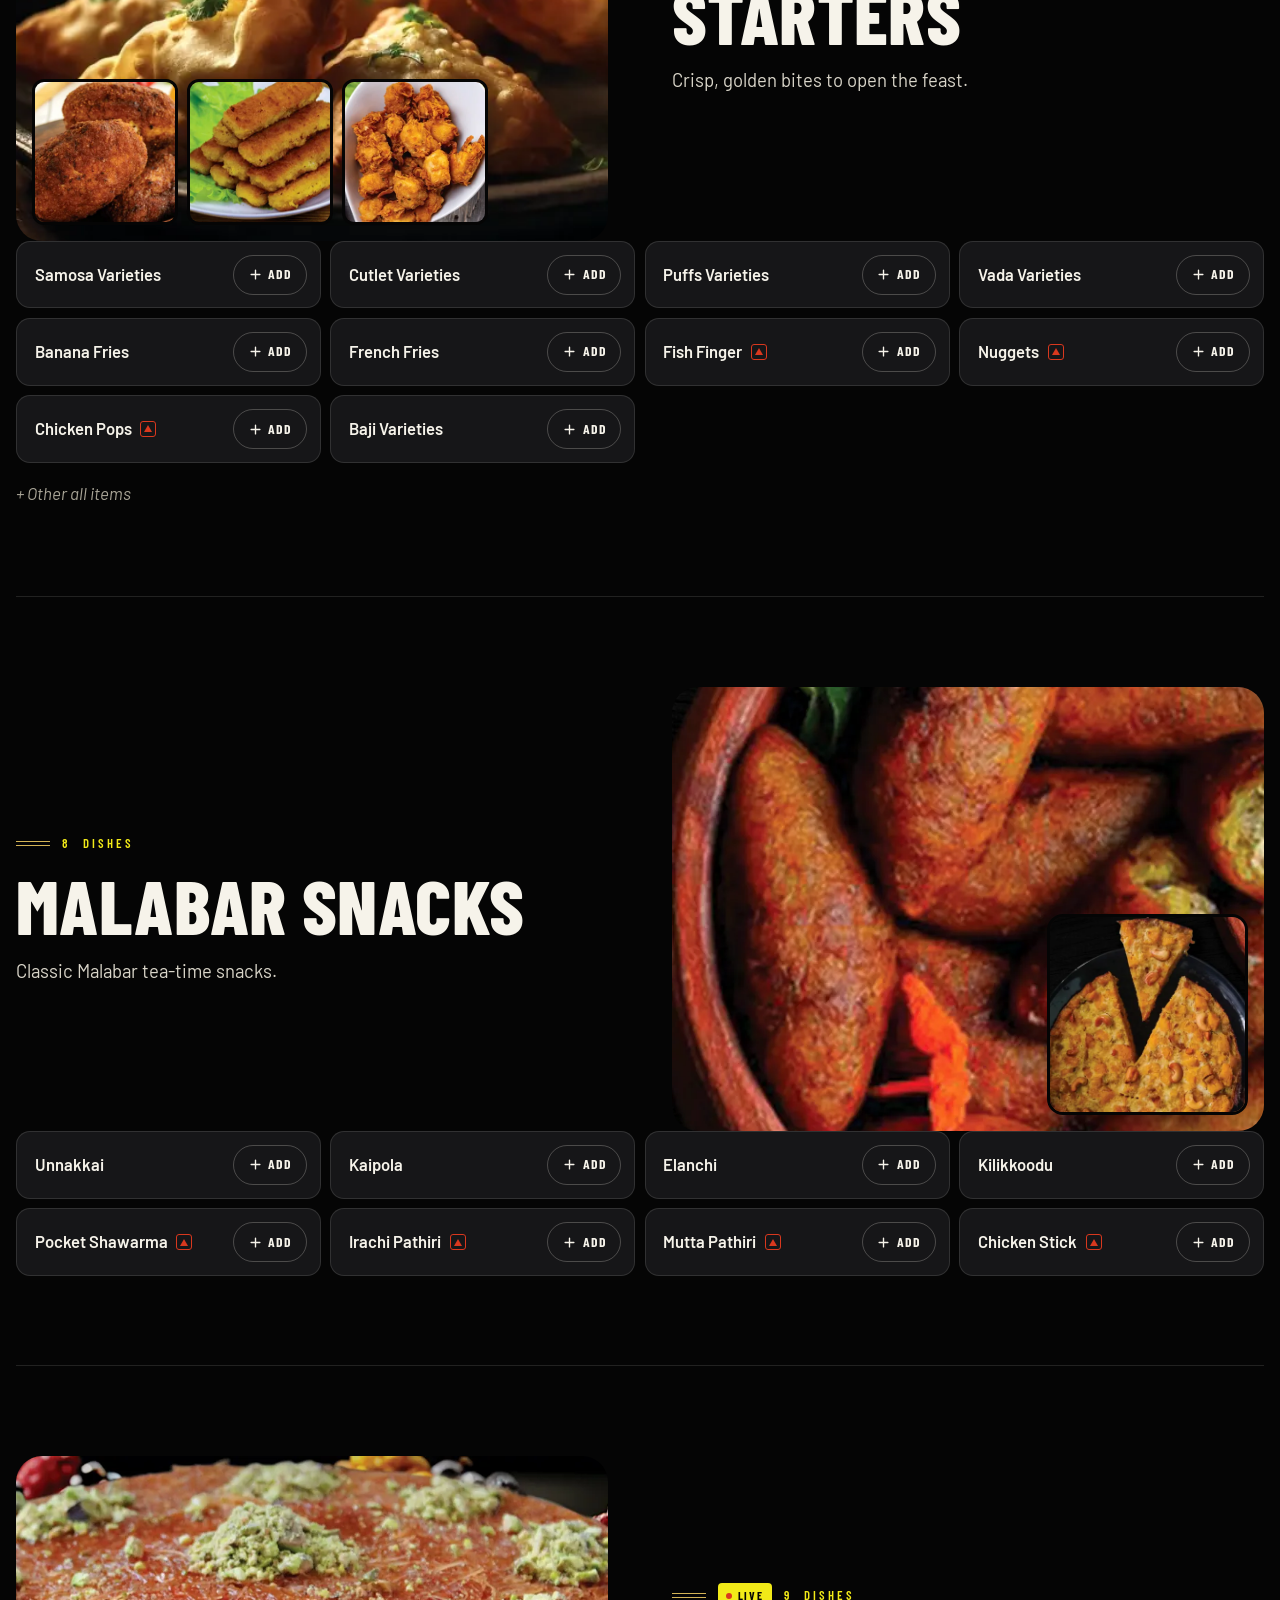
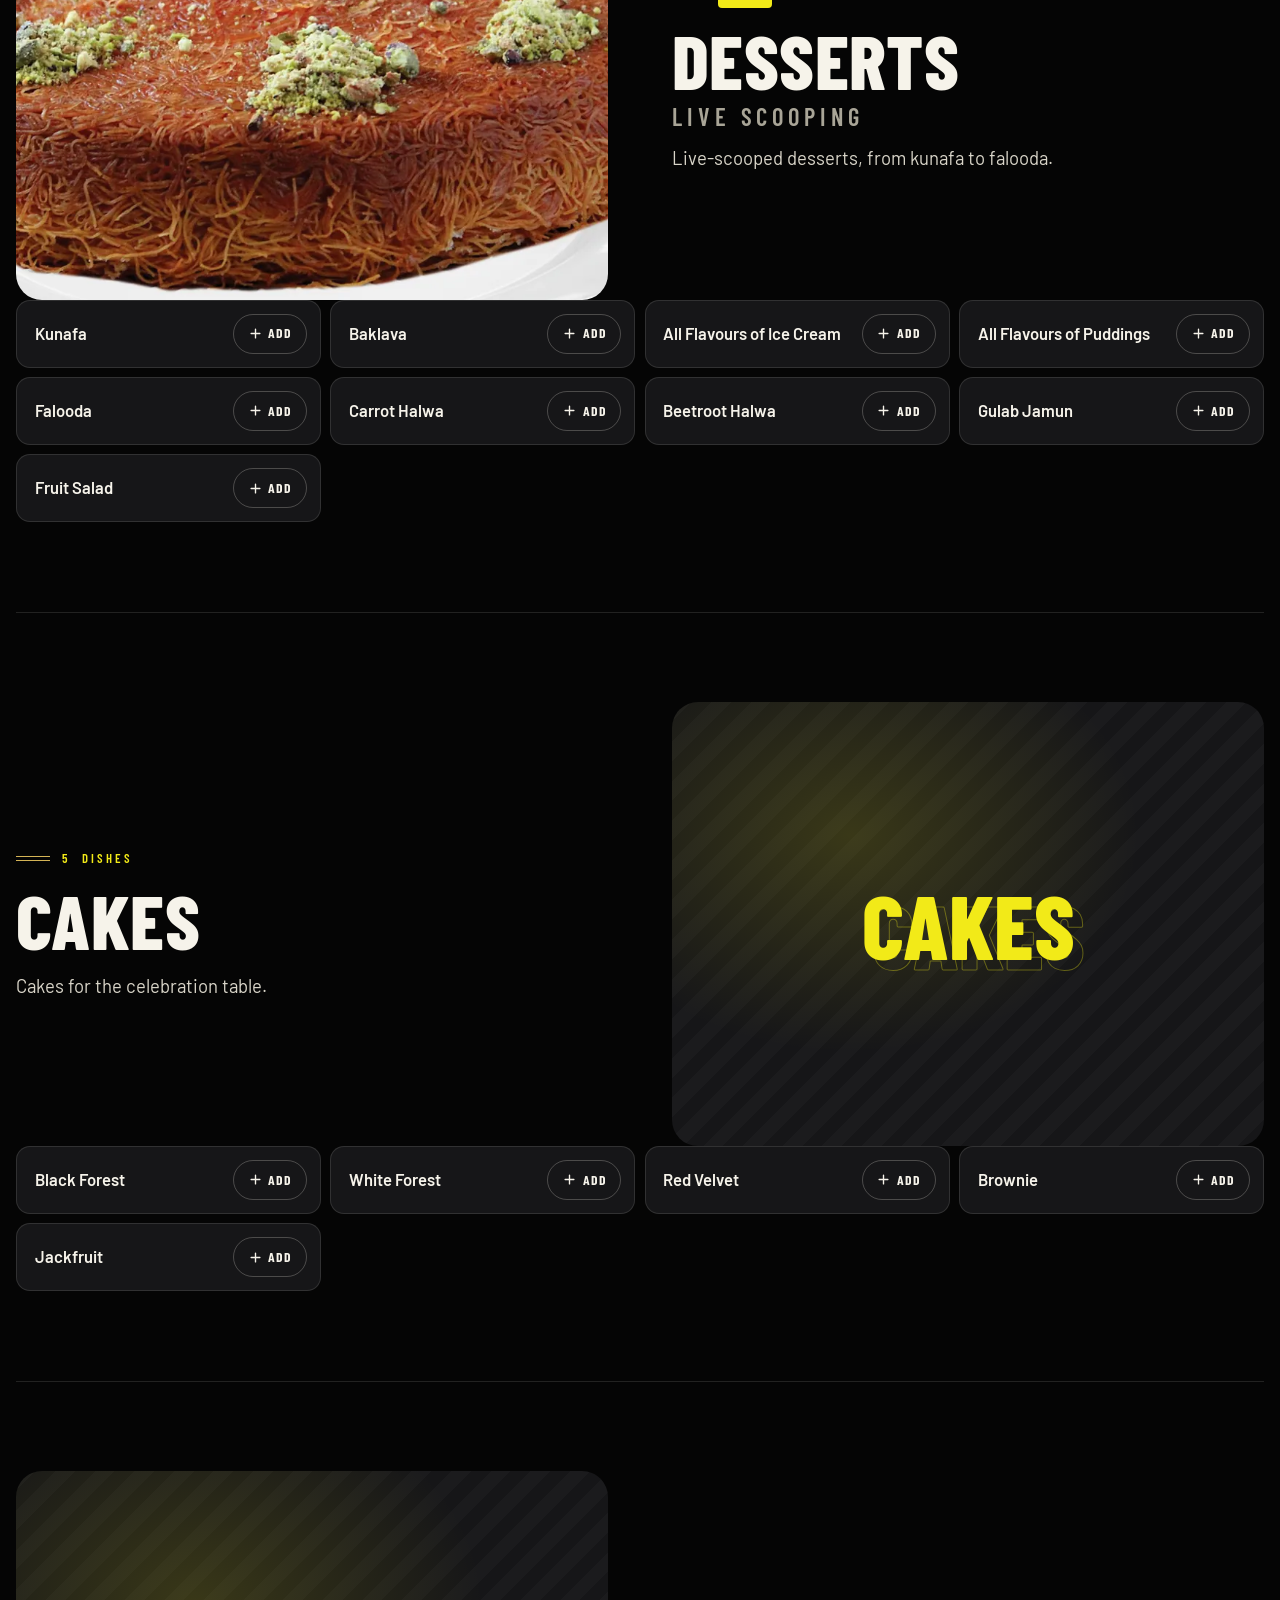
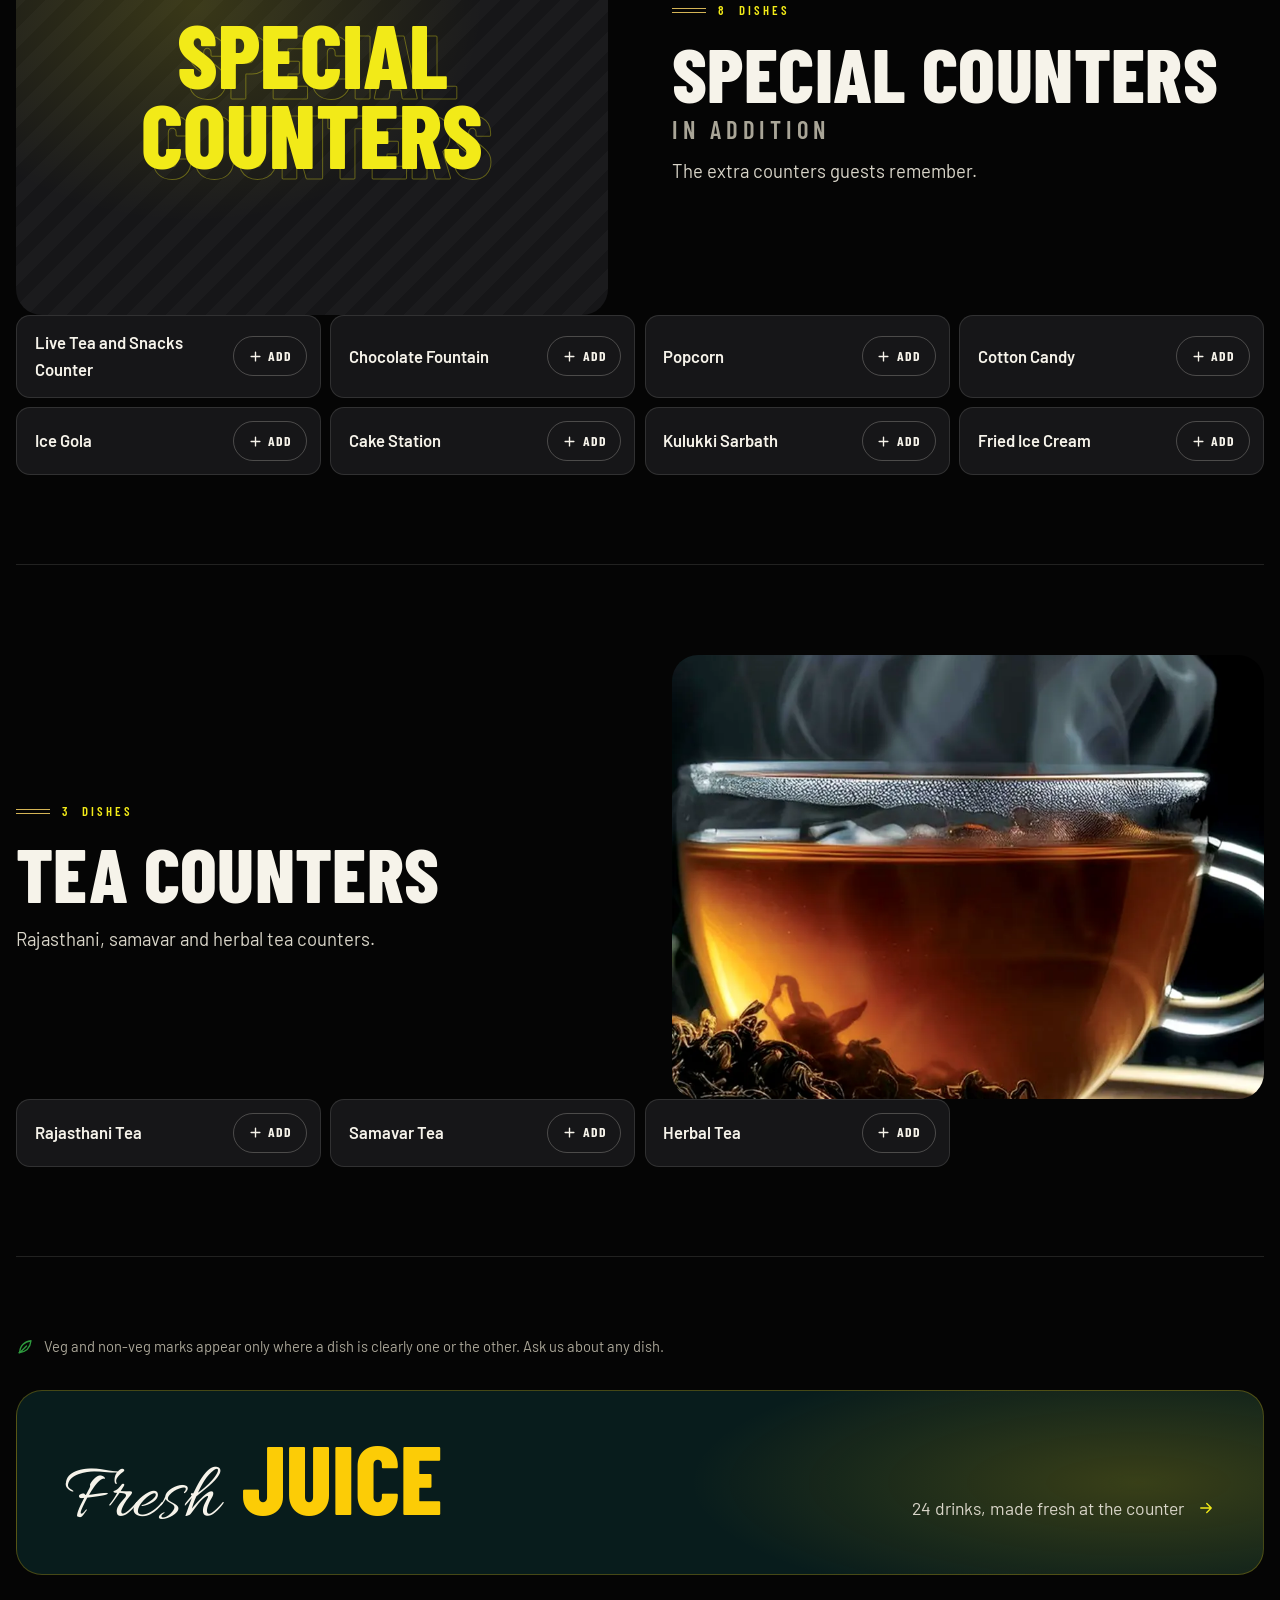
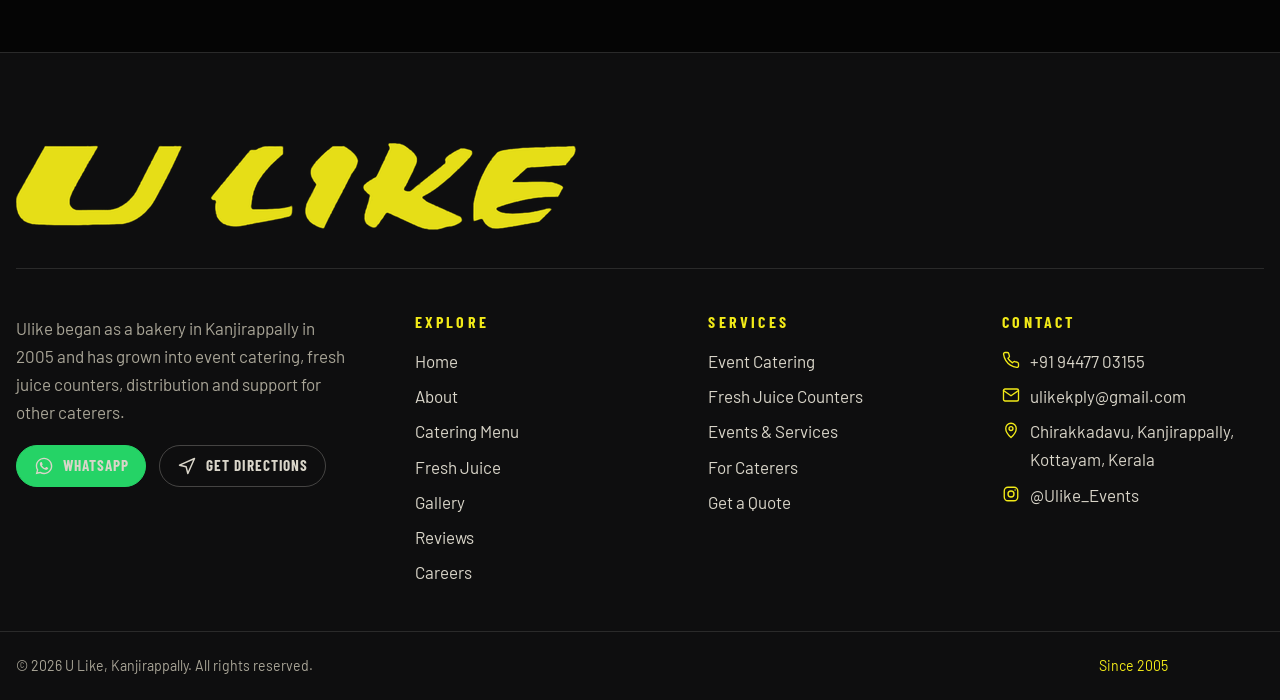
<file: menu.html>
<!doctype html>
<html lang="en">
<head>
<meta charset="utf-8">
<meta name="viewport" content="width=device-width, initial-scale=1, viewport-fit=cover">
<title>Catering Menu: Thattukada, Arabic, Live Bread & Desserts | U Like</title>
<meta name="claude:viewport-fit-sides" content="cover">
<meta name="description" content="91 dishes across 10 counters: Thattukada, Arabic dishes, live bread, live food stations, Malabar snacks, desserts and tea. Build your menu and send it on WhatsApp.">
<meta name="theme-color" content="#050505">
<meta name="color-scheme" content="dark">

<meta property="og:type" content="website">
<meta property="og:site_name" content="U Like Caterers & Events">
<meta property="og:title" content="Catering Menu: Thattukada, Arabic, Live Bread & Desserts | U Like">
<meta property="og:description" content="91 dishes across 10 counters: Thattukada, Arabic dishes, live bread, live food stations, Malabar snacks, desserts and tea. Build your menu and send it on WhatsApp.">
<meta property="og:image" content="assets/img/og/ulike-og.jpg">
<meta property="og:image:width" content="1200"><meta property="og:image:height" content="630">
<meta property="og:locale" content="en_IN">
<meta name="twitter:card" content="summary_large_image">
<meta name="twitter:title" content="Catering Menu: Thattukada, Arabic, Live Bread & Desserts | U Like">
<meta name="twitter:description" content="91 dishes across 10 counters: Thattukada, Arabic dishes, live bread, live food stations, Malabar snacks, desserts and tea. Build your menu and send it on WhatsApp.">
<meta name="twitter:image" content="assets/img/og/ulike-og.jpg">
<link rel="icon" href="favicon.ico" sizes="any">
<link rel="icon" type="image/png" sizes="32x32" href="assets/img/icons/favicon-32.png">
<link rel="apple-touch-icon" href="assets/img/icons/apple-touch-icon.png">
<link rel="manifest" href="site.webmanifest">
<link rel="preconnect" href="https://fonts.googleapis.com">
<link rel="preconnect" href="https://fonts.gstatic.com" crossorigin>
<link rel="stylesheet" href="https://fonts.googleapis.com/css2?family=Allura&family=Barlow+Condensed:wght@500;600;700;800&family=Barlow:ital,wght@0,400;0,500;0,600;1,400&family=Kalam:wght@400;700&family=Manjari:wght@400;700&display=swap">
<link rel="stylesheet" href="assets/css/tokens.css">
<link rel="stylesheet" href="assets/css/base.css">
<link rel="stylesheet" href="assets/css/components.css">
<link rel="stylesheet" href="assets/css/pages.css">
<script>(function(){var d=document.documentElement;d.classList.add('js');try{if(localStorage.getItem('ulike-lang')==='ml'){d.lang='ml';}}catch(e){}var rm=window.matchMedia&&matchMedia('(prefers-reduced-motion: reduce)').matches;try{if(!rm&&!localStorage.getItem('ulike-visited')){d.classList.add('show-preloader');}}catch(e){}try{if(!rm&&sessionStorage.getItem('ulike-wipe')==='1'){d.classList.add('wipe-enter');sessionStorage.removeItem('ulike-wipe');}}catch(e){}})();</script>

<script type="application/ld+json">{"@context": "https://schema.org", "@type": "FoodEstablishment", "name": "U Like Caterers & Events", "alternateName": ["U Like", "Ulike", "Ulike Caters and Events"], "description": "Event catering, live food counters and fresh juice counters in Kanjirappally, Kerala, since 2005.", "image": "assets/img/og/ulike-og.jpg", "logo": "assets/img/logo/ulike-logo.png", "telephone": "+919447703155", "email": "ulikekply@gmail.com", "foundingDate": "2005", "servesCuisine": ["Kerala", "Arabic", "Malabar", "Indian"], "address": {"@type": "PostalAddress", "streetAddress": "Chirakkadavu", "addressLocality": "Kanjirappally", "addressRegion": "Kerala", "addressCountry": "IN"}, "geo": {"@type": "GeoCoordinates", "latitude": 9.5262442, "longitude": 76.7750397}, "hasMap": "https://maps.app.goo.gl/ULbawqb2nt8uVe2U7", "sameAs": ["https://www.instagram.com/ulike_events/"]}</script><script type="application/ld+json">{"@context": "https://schema.org", "@type": "BreadcrumbList", "itemListElement": [{"@type": "ListItem", "position": 1, "name": "Home", "item": "/"}, {"@type": "ListItem", "position": 2, "name": "Menu"}]}</script>
</head>
<body class="has-hero" data-page="menu">
<div class="preloader" aria-hidden="true"><div class="preloader-inner"><img src="assets/img/logo/ulike-logo.png" width="141" height="152" alt=""><div class="preloader-bar"></div></div></div>

<a class="skip-link" href="#main" data-i18n="nav.skip">Skip to content</a>
<header class="site-header" data-header>
  <div class="wrap wrap--wide header-inner">
    <a class="brand" href="index.html" aria-label="U Like home">
      <img src="assets/img/logo/ulike-logo.png" width="141" height="152" alt="U Like logo, since 2005">
      <span class="brand-text"><b>U Like</b>Caterers &amp; Events</span>
    </a>
    <nav class="main-nav" aria-label="Main"><ul class="nav-list"><li><a class="nav-link" href="index.html" data-i18n="nav.home">Home</a></li><li><a class="nav-link" href="about.html" data-i18n="nav.about">About</a></li><li class="has-sub is-current"><button class="nav-link" type="button" aria-expanded="false" aria-haspopup="true"><span data-i18n="nav.menu">Menu</span><svg viewBox="0 0 24 24" fill="none" stroke="currentColor" stroke-width="1.8" stroke-linecap="round" stroke-linejoin="round" aria-hidden="true" focusable="false"><path d="M6 9l6 6 6-6"/></svg></button><ul class="sub-menu"><li><a href="menu.html" aria-current="page"><span data-i18n="nav.cateringMenu">Catering Menu</span><small data-i18n="nav.cateringMenuSub">All counters and dishes</small></a></li><li><a href="fresh-juice.html"><span data-i18n="nav.freshJuice">Fresh Juice</span><small data-i18n="nav.freshJuiceSub">24 drinks and juice counters</small></a></li></ul></li><li class="has-sub"><button class="nav-link" type="button" aria-expanded="false" aria-haspopup="true"><span data-i18n="nav.services">Services</span><svg viewBox="0 0 24 24" fill="none" stroke="currentColor" stroke-width="1.8" stroke-linecap="round" stroke-linejoin="round" aria-hidden="true" focusable="false"><path d="M6 9l6 6 6-6"/></svg></button><ul class="sub-menu"><li><a href="events.html"><span data-i18n="nav.events">Events & Services</span><small data-i18n="nav.eventsSub">Décor, lights, staff and more</small></a></li><li><a href="for-caterers.html"><span data-i18n="nav.caterers">For Caterers</span><small data-i18n="nav.caterersSub">Partner with Ulike</small></a></li></ul></li><li><a class="nav-link" href="gallery.html" data-i18n="nav.gallery">Gallery</a></li><li><a class="nav-link" href="reviews.html" data-i18n="nav.reviews">Reviews</a></li><li><a class="nav-link" href="careers.html" data-i18n="nav.careers">Careers</a></li><li><a class="nav-link" href="contact.html" data-i18n="nav.contact">Contact</a></li></ul></nav>
    <div class="header-actions">
      <div class="lang-toggle" role="group" aria-label="Language"><button type="button" data-lang="en" aria-pressed="true" lang="en">EN</button><button type="button" data-lang="ml" aria-pressed="false" lang="ml">മല</button></div>
      <a class="btn btn--sm btn-quote" href="https://wa.me/919447703155?text=Hello%20U%20Like%21%20I%27d%20like%20to%20know%20more%20about%20your%20catering%20services." target="_blank" rel="noopener" data-open-quote data-magnetic><svg viewBox="0 0 24 24" aria-hidden="true" focusable="false"><path fill="currentColor" stroke="none" d="M12.04 2C6.58 2 2.13 6.45 2.13 11.91c0 1.75.46 3.45 1.32 4.95L2.05 22l5.25-1.38a9.9 9.9 0 0 0 4.74 1.21h.01c5.46 0 9.91-4.45 9.91-9.91C21.96 6.45 17.5 2 12.04 2zm0 18.15h-.01a8.2 8.2 0 0 1-4.19-1.15l-.3-.18-3.12.82.83-3.04-.2-.31a8.2 8.2 0 0 1-1.26-4.38c0-4.54 3.7-8.24 8.25-8.24 2.2 0 4.27.86 5.83 2.42a8.18 8.18 0 0 1 2.41 5.83c0 4.54-3.7 8.23-8.24 8.23zm4.52-6.16c-.25-.12-1.47-.72-1.69-.81-.23-.08-.39-.12-.56.12-.16.25-.64.81-.78.97-.14.17-.29.19-.54.06-.25-.12-1.05-.39-1.99-1.23-.74-.66-1.23-1.47-1.38-1.72-.14-.25-.02-.38.11-.51.11-.11.25-.29.37-.43.13-.15.17-.25.25-.42.08-.17.04-.31-.02-.43-.06-.12-.56-1.34-.76-1.84-.2-.48-.41-.42-.56-.43h-.48c-.17 0-.43.06-.66.31-.23.25-.86.85-.86 2.07 0 1.22.89 2.4 1.01 2.56.12.17 1.75 2.67 4.23 3.74.59.26 1.05.41 1.41.52.59.19 1.13.16 1.56.1.48-.07 1.47-.6 1.67-1.18.21-.58.21-1.07.14-1.18-.06-.1-.22-.16-.47-.28z"/></svg><span data-i18n="cta.quote">Get a Quote</span></a>
      <button class="menu-toggle" type="button" aria-expanded="false" aria-controls="mobile-menu" data-menu-open><span></span><span class="visually-hidden" data-i18n="nav.open">Open menu</span></button>
    </div>
  </div>
</header>
<div class="mobile-menu" id="mobile-menu" aria-hidden="true" data-mobile-menu>
  <div class="mobile-menu-top">
    <img src="assets/img/logo/ulike-logo.png" width="141" height="152" alt="U Like">
    <button class="icon-btn" type="button" data-menu-close><svg viewBox="0 0 24 24" fill="none" stroke="currentColor" stroke-width="1.8" stroke-linecap="round" stroke-linejoin="round" aria-hidden="true" focusable="false"><path d="M6 6l12 12M18 6L6 18"/></svg><span class="visually-hidden" data-i18n="nav.close">Close menu</span></button>
  </div>
  <ul class="mobile-nav"><li><a href="index.html"><span data-i18n="nav.home">Home</span></a></li><li><a href="about.html"><span data-i18n="nav.about">About</span></a></li><li><a href="menu.html" aria-current="page"><span data-i18n="nav.cateringMenu">Catering Menu</span><small data-i18n="nav.cateringMenuSub">All counters and dishes</small></a></li><li><a href="fresh-juice.html"><span data-i18n="nav.freshJuice">Fresh Juice</span><small data-i18n="nav.freshJuiceSub">24 drinks and juice counters</small></a></li><li><a href="events.html"><span data-i18n="nav.events">Events & Services</span><small data-i18n="nav.eventsSub">Décor, lights, staff and more</small></a></li><li><a href="for-caterers.html"><span data-i18n="nav.caterers">For Caterers</span><small data-i18n="nav.caterersSub">Partner with Ulike</small></a></li><li><a href="gallery.html"><span data-i18n="nav.gallery">Gallery</span></a></li><li><a href="reviews.html"><span data-i18n="nav.reviews">Reviews</span></a></li><li><a href="careers.html"><span data-i18n="nav.careers">Careers</span></a></li><li><a href="contact.html"><span data-i18n="nav.contact">Contact</span></a></li></ul>
  <div class="mobile-menu-foot">
    <div class="lang-toggle" role="group" aria-label="Language"><button type="button" data-lang="en" aria-pressed="true" lang="en">EN</button><button type="button" data-lang="ml" aria-pressed="false" lang="ml">മല</button></div>
    <a class="btn btn--wa btn--block" href="https://wa.me/919447703155?text=Hello%20U%20Like%21%20I%27d%20like%20to%20know%20more%20about%20your%20catering%20services." target="_blank" rel="noopener" data-open-quote><svg viewBox="0 0 24 24" aria-hidden="true" focusable="false"><path fill="currentColor" stroke="none" d="M12.04 2C6.58 2 2.13 6.45 2.13 11.91c0 1.75.46 3.45 1.32 4.95L2.05 22l5.25-1.38a9.9 9.9 0 0 0 4.74 1.21h.01c5.46 0 9.91-4.45 9.91-9.91C21.96 6.45 17.5 2 12.04 2zm0 18.15h-.01a8.2 8.2 0 0 1-4.19-1.15l-.3-.18-3.12.82.83-3.04-.2-.31a8.2 8.2 0 0 1-1.26-4.38c0-4.54 3.7-8.24 8.25-8.24 2.2 0 4.27.86 5.83 2.42a8.18 8.18 0 0 1 2.41 5.83c0 4.54-3.7 8.23-8.24 8.23zm4.52-6.16c-.25-.12-1.47-.72-1.69-.81-.23-.08-.39-.12-.56.12-.16.25-.64.81-.78.97-.14.17-.29.19-.54.06-.25-.12-1.05-.39-1.99-1.23-.74-.66-1.23-1.47-1.38-1.72-.14-.25-.02-.38.11-.51.11-.11.25-.29.37-.43.13-.15.17-.25.25-.42.08-.17.04-.31-.02-.43-.06-.12-.56-1.34-.76-1.84-.2-.48-.41-.42-.56-.43h-.48c-.17 0-.43.06-.66.31-.23.25-.86.85-.86 2.07 0 1.22.89 2.4 1.01 2.56.12.17 1.75 2.67 4.23 3.74.59.26 1.05.41 1.41.52.59.19 1.13.16 1.56.1.48-.07 1.47-.6 1.67-1.18.21-.58.21-1.07.14-1.18-.06-.1-.22-.16-.47-.28z"/></svg><span data-i18n="cta.quote">Get a Quote</span></a>
    <p class="contact-lines"><a href="tel:+919447703155" data-cfg="phone1">+91 94477 03155</a><br><a href="mailto:ulikekply@gmail.com" data-cfg="email">ulikekply@gmail.com</a></p>
  </div>
</div>
<main id="main" tabindex="-1">

<section class="page-hero page-hero--menu">
  <div class="page-hero-media" style="--pos:50% 60%"><img src="assets/img/menu/desserts-kunafa-1400.webp" srcset="assets/img/menu/desserts-kunafa-800.webp 800w, assets/img/menu/desserts-kunafa-1400.webp 1400w, assets/img/menu/desserts-kunafa-2000.webp 2000w" sizes="100vw" width="2000" height="868" alt="Kunafa and desserts on the dessert counter" decoding="async" loading="eager" fetchpriority="high"></div>
  <div class="wrap wrap--wide">
    <ol class="breadcrumb" aria-label="Breadcrumb"><li><a href="index.html" data-i18n="nav.home">Home</a></li><li aria-current="page">Menu</li></ol>
    <p class="eyebrow" data-i18n="menu.eyebrow">Counters & dishes</p>
    <h1 data-i18n="menu.h1">Catering Menu</h1>
    <p class="lead">10 counters, 91 dishes and 24 fresh drinks. Add what you like to your event menu and send it to us on WhatsApp.</p>
    
  </div>
</section>

<section class="builder-intro">
  <div class="wrap wrap--wide builder-intro-inner">
    <div><h2 class="h-sm" data-i18n="menu.builderTitle">Build your event menu</h2><p class="muted" data-i18n="menu.builderText">Add dishes from any counter. Your list stays while you browse, and goes to us on WhatsApp in one tap.</p></div>
    <p class="note"><svg viewBox="0 0 24 24" fill="none" stroke="currentColor" stroke-width="1.8" stroke-linecap="round" stroke-linejoin="round" aria-hidden="true" focusable="false"><path d="M5 12.5l4.5 4.5L19 7.5"/></svg><span data-i18n="menu.quoteNote">Catering is quoted per event, so there are no fixed prices here.</span></p>
  </div>
</section>

<div class="menu-toolbar" data-menu-toolbar>
  <div class="wrap wrap--wide menu-toolbar-inner">
    <nav class="menu-tabs" aria-label="Menu counters" data-i18n-attr="aria-label:menu.jump"><a class="chip" href="#thattukada" data-tab="thattukada">Thattukada</a><a class="chip" href="#arabic" data-tab="arabic">Arabic Dishes</a><a class="chip" href="#live-bread" data-tab="live-bread">Live Bread Items</a><a class="chip" href="#live-stations" data-tab="live-stations">Live Food Stations</a><a class="chip" href="#starters" data-tab="starters">Starters</a><a class="chip" href="#malabar" data-tab="malabar">Malabar Snacks</a><a class="chip" href="#desserts" data-tab="desserts">Desserts</a><a class="chip" href="#cakes" data-tab="cakes">Cakes</a><a class="chip" href="#special-counters" data-tab="special-counters">Special Counters</a><a class="chip" href="#tea" data-tab="tea">Tea Counters</a><a class="chip" href="fresh-juice.html">Fresh Juice ↗</a></nav>
    <div class="menu-filters">
      <label class="search"><span class="visually-hidden" data-i18n="menu.search">Search dishes</span><svg viewBox="0 0 24 24" fill="none" stroke="currentColor" stroke-width="1.8" stroke-linecap="round" stroke-linejoin="round" aria-hidden="true" focusable="false"><circle cx="11" cy="11" r="7"/><path d="M20 20l-3.5-3.5"/></svg><input class="input" type="search" id="menu-search" placeholder="Search dishes" data-i18n-attr="placeholder:menu.search" autocomplete="off"></label>
      <div class="chip-row" role="group" aria-label="Filter">
        <button class="chip" type="button" data-filter="all" aria-pressed="true" data-i18n="menu.all">All</button>
        <button class="chip" type="button" data-filter="veg" aria-pressed="false"><i class="food-mark food-mark--veg" aria-hidden="true"></i><span data-i18n="menu.veg">Veg</span></button>
        <button class="chip" type="button" data-filter="nonveg" aria-pressed="false"><i class="food-mark food-mark--nonveg" aria-hidden="true"></i><span data-i18n="menu.nonveg">Non-veg</span></button>
        <button class="chip" type="button" data-filter="live" aria-pressed="false" data-i18n="menu.live">Live counter</button>
      </div>
    </div>
  </div>
</div>

<div class="wrap wrap--wide menu-root" data-menu-root>
  <noscript><h2>Thattukada</h2><ul><li>Thattu Dosha</li><li>Plain Dosha</li><li>Masala Dosha</li><li>Chicken Dosha</li><li>Keema Dosha</li><li>Beef Dosha</li><li>Fish Dosha</li><li>Prawns Dosha</li><li>Onion Dosha</li><li>Carrot Dosha</li><li>Ghee Roast</li><li>Omelette</li><li>Chutney Varieties</li><li>Kappa Biriyani</li></ul><h2>Arabic Dishes</h2><ul><li>Al Faham</li><li>Shawai</li><li>Shawarma</li><li>Thava Varieties</li><li>BBQ</li><li>Tikka</li><li>Salad Stations</li></ul><h2>Live Bread Items</h2><ul><li>Nice Pathiri</li><li>Coconut Pathiri</li><li>Palappam</li><li>Valayappam</li><li>Noolappam</li><li>Maniputtu</li><li>Nay Pathal</li><li>Khamira Arabic Bread</li><li>Chapati</li><li>Kaipathiri</li><li>Bhatura</li><li>Puri</li><li>Aloo Porota</li><li>Puttu</li><li>Paal Pathiri</li><li>Butter Naan</li><li>Karikku Palappam</li><li>Coconut Pathal</li></ul><h2>Live Food Stations</h2><ul><li>Momos</li><li>Pizza</li><li>Chicken Sandwich</li><li>Veg Sandwich</li><li>Mini Veg Burger</li><li>Mini Chicken Burger</li><li>Brochette</li><li>Fried Chicken</li><li>Varieties of Soups</li></ul><h2>Starters</h2><ul><li>Samosa Varieties</li><li>Cutlet Varieties</li><li>Puffs Varieties</li><li>Vada Varieties</li><li>Banana Fries</li><li>French Fries</li><li>Fish Finger</li><li>Nuggets</li><li>Chicken Pops</li><li>Baji Varieties</li></ul><h2>Malabar Snacks</h2><ul><li>Unnakkai</li><li>Kaipola</li><li>Elanchi</li><li>Kilikkoodu</li><li>Pocket Shawarma</li><li>Irachi Pathiri</li><li>Mutta Pathiri</li><li>Chicken Stick</li></ul><h2>Desserts</h2><ul><li>Kunafa</li><li>Baklava</li><li>All Flavours of Ice Cream</li><li>All Flavours of Puddings</li><li>Falooda</li><li>Carrot Halwa</li><li>Beetroot Halwa</li><li>Gulab Jamun</li><li>Fruit Salad</li></ul><h2>Cakes</h2><ul><li>Black Forest</li><li>White Forest</li><li>Red Velvet</li><li>Brownie</li><li>Jackfruit</li></ul><h2>Special Counters</h2><ul><li>Live Tea and Snacks Counter</li><li>Chocolate Fountain</li><li>Popcorn</li><li>Cotton Candy</li><li>Ice Gola</li><li>Cake Station</li><li>Kulukki Sarbath</li><li>Fried Ice Cream</li></ul><h2>Tea Counters</h2><ul><li>Rajasthani Tea</li><li>Samavar Tea</li><li>Herbal Tea</li></ul></noscript>
</div>
<p class="wrap wrap--wide menu-empty" data-menu-empty hidden data-i18n="menu.noResults">No dishes match that search. Try another word, or ask us on WhatsApp.</p>

<section class="section section--tight">
  <div class="wrap wrap--wide">
    <p class="mark-note"><svg viewBox="0 0 24 24" fill="none" stroke="currentColor" stroke-width="1.8" stroke-linecap="round" stroke-linejoin="round" aria-hidden="true" focusable="false"><path d="M5 21c0-9 6-15 15-16-1 9-7 15-16 16zM5 21l9-9"/></svg><span data-i18n="menu.markNote">Veg and non-veg marks appear only where a dish is clearly one or the other. Ask us about any dish.</span></p>
    <a class="juice-cta" href="fresh-juice.html">
      <span class="script">Fresh</span><strong class="display">Juice</strong>
      <span class="juice-cta-text">24 drinks, made fresh at the counter <span class="link-arrow"><svg viewBox="0 0 24 24" fill="none" stroke="currentColor" stroke-width="1.8" stroke-linecap="round" stroke-linejoin="round" aria-hidden="true" focusable="false"><path d="M5 12h14M13 6l6 6-6 6"/></svg></span></span>
    </a>
  </div>
</section>
<div class="tray" data-tray hidden></div>
</main>

<footer class="site-footer">
  <div class="wrap wrap--wide">
    <img class="footer-mark" src="assets/img/logo/ulike-wordmark-560.png" width="560" height="87" alt="U Like" loading="lazy">
    <div class="footer-grid">
      <div class="footer-about">
        <p data-i18n="footer.about">Ulike began as a bakery in Kanjirappally in 2005 and has grown into event catering, fresh juice counters, distribution and support for other caterers.</p>
        <div class="btn-row" style="margin-top:1.2rem">
          <a class="btn btn--wa btn--sm" href="https://wa.me/919447703155?text=Hello%20U%20Like%21%20I%27d%20like%20to%20know%20more%20about%20your%20catering%20services." target="_blank" rel="noopener" data-cfg-href="wa"><svg viewBox="0 0 24 24" aria-hidden="true" focusable="false"><path fill="currentColor" stroke="none" d="M12.04 2C6.58 2 2.13 6.45 2.13 11.91c0 1.75.46 3.45 1.32 4.95L2.05 22l5.25-1.38a9.9 9.9 0 0 0 4.74 1.21h.01c5.46 0 9.91-4.45 9.91-9.91C21.96 6.45 17.5 2 12.04 2zm0 18.15h-.01a8.2 8.2 0 0 1-4.19-1.15l-.3-.18-3.12.82.83-3.04-.2-.31a8.2 8.2 0 0 1-1.26-4.38c0-4.54 3.7-8.24 8.25-8.24 2.2 0 4.27.86 5.83 2.42a8.18 8.18 0 0 1 2.41 5.83c0 4.54-3.7 8.23-8.24 8.23zm4.52-6.16c-.25-.12-1.47-.72-1.69-.81-.23-.08-.39-.12-.56.12-.16.25-.64.81-.78.97-.14.17-.29.19-.54.06-.25-.12-1.05-.39-1.99-1.23-.74-.66-1.23-1.47-1.38-1.72-.14-.25-.02-.38.11-.51.11-.11.25-.29.37-.43.13-.15.17-.25.25-.42.08-.17.04-.31-.02-.43-.06-.12-.56-1.34-.76-1.84-.2-.48-.41-.42-.56-.43h-.48c-.17 0-.43.06-.66.31-.23.25-.86.85-.86 2.07 0 1.22.89 2.4 1.01 2.56.12.17 1.75 2.67 4.23 3.74.59.26 1.05.41 1.41.52.59.19 1.13.16 1.56.1.48-.07 1.47-.6 1.67-1.18.21-.58.21-1.07.14-1.18-.06-.1-.22-.16-.47-.28z"/></svg><span data-i18n="cta.whatsapp">WhatsApp</span></a>
          <a class="btn btn--ghost btn--sm" href="https://www.google.com/maps/dir/?api=1&destination=9.5262442%2C76.7750397" target="_blank" rel="noopener" data-cfg-href="directions"><svg viewBox="0 0 24 24" fill="none" stroke="currentColor" stroke-width="1.8" stroke-linecap="round" stroke-linejoin="round" aria-hidden="true" focusable="false"><path d="M3 11l18-8-8 18-2-8z"/></svg><span data-i18n="cta.directionsLong">Get Directions</span></a>
        </div>
      </div>
      <div>
        <h3 data-i18n="footer.explore">Explore</h3>
        <ul>
          <li><a href="index.html" data-i18n="nav.home">Home</a></li>
          <li><a href="about.html" data-i18n="nav.about">About</a></li>
          <li><a href="menu.html" data-i18n="nav.cateringMenu">Catering Menu</a></li>
          <li><a href="fresh-juice.html" data-i18n="nav.freshJuice">Fresh Juice</a></li>
          <li><a href="gallery.html" data-i18n="nav.gallery">Gallery</a></li>
          <li><a href="reviews.html" data-i18n="nav.reviews">Reviews</a></li>
          <li><a href="careers.html" data-i18n="nav.careers">Careers</a></li>
        </ul>
      </div>
      <div>
        <h3 data-i18n="footer.services">Services</h3>
        <ul>
          <li><a href="menu.html" data-i18n="card.catering">Event Catering</a></li>
          <li><a href="fresh-juice.html" data-i18n="card.juice">Fresh Juice Counters</a></li>
          <li><a href="events.html" data-i18n="nav.events">Events & Services</a></li>
          <li><a href="for-caterers.html" data-i18n="nav.caterers">For Caterers</a></li>
          <li><a href="contact.html" data-i18n="cta.quote">Get a Quote</a></li>
        </ul>
      </div>
      <div>
        <h3 data-i18n="footer.contact">Contact</h3>
        <ul class="footer-contact">
          <li><svg viewBox="0 0 24 24" fill="none" stroke="currentColor" stroke-width="1.8" stroke-linecap="round" stroke-linejoin="round" aria-hidden="true" focusable="false"><path d="M22 16.9v3a2 2 0 0 1-2.2 2 19.8 19.8 0 0 1-8.6-3.1 19.5 19.5 0 0 1-6-6A19.8 19.8 0 0 1 2.1 4.2 2 2 0 0 1 4.1 2h3a2 2 0 0 1 2 1.7c.1.9.4 1.8.7 2.7a2 2 0 0 1-.5 2.1L8 9.8a16 16 0 0 0 6 6l1.3-1.3a2 2 0 0 1 2.1-.4c.9.3 1.8.6 2.7.7a2 2 0 0 1 1.7 2z"/></svg><span><a href="tel:+919447703155" data-cfg="phone1" data-cfg-href="tel1">+91 94477 03155</a></span></li>
          <li><svg viewBox="0 0 24 24" fill="none" stroke="currentColor" stroke-width="1.8" stroke-linecap="round" stroke-linejoin="round" aria-hidden="true" focusable="false"><rect x="2" y="4" width="20" height="16" rx="2"/><path d="M22 6l-10 7L2 6"/></svg><a href="mailto:ulikekply@gmail.com" data-cfg="email" data-cfg-href="mailto">ulikekply@gmail.com</a></li>
          <li><svg viewBox="0 0 24 24" fill="none" stroke="currentColor" stroke-width="1.8" stroke-linecap="round" stroke-linejoin="round" aria-hidden="true" focusable="false"><path d="M12 22s-7-6.2-7-12a7 7 0 0 1 14 0c0 5.8-7 12-7 12z"/><circle cx="12" cy="10" r="2.6"/></svg><a href="https://maps.app.goo.gl/ULbawqb2nt8uVe2U7" target="_blank" rel="noopener" data-cfg="address" data-cfg-href="maps">Chirakkadavu, Kanjirappally, Kottayam, Kerala</a></li>
          <li data-cfg-wrap="hours" hidden><svg viewBox="0 0 24 24" fill="none" stroke="currentColor" stroke-width="1.8" stroke-linecap="round" stroke-linejoin="round" aria-hidden="true" focusable="false"><circle cx="12" cy="12" r="9"/><path d="M12 7v5l3 2"/></svg><span data-cfg="hours"></span></li>
          <li><svg viewBox="0 0 24 24" fill="none" stroke="currentColor" stroke-width="1.8" stroke-linecap="round" stroke-linejoin="round" aria-hidden="true" focusable="false"><rect x="3" y="3" width="18" height="18" rx="5"/><circle cx="12" cy="12" r="4"/><circle cx="17.5" cy="6.5" r="1" fill="currentColor" stroke="none"/></svg><ul style="gap:.2rem"><li data-ig="0"><a href="https://www.instagram.com/ulike_events/" target="_blank" rel="noopener">@Ulike_Events</a></li><li hidden data-ig="1"><a href="#" target="_blank" rel="noopener">U Like Catering Solutions</a></li></ul></li>
        </ul>
      </div>
    </div>
  </div>
  <div class="wrap wrap--wide footer-bottom">
    <span>© <span data-year>2026</span> U Like, Kanjirappally. <span data-i18n="footer.rights">All rights reserved.</span></span>
    <span data-cfg="footerCredit" hidden></span>
    <span class="yellow" data-i18n="trust.since">Since 2005</span>
  </div>
</footer>

<nav class="action-bar" aria-label="Quick contact">
  <a href="tel:+919447703155" data-cfg-href="tel1" data-track="call"><svg viewBox="0 0 24 24" fill="none" stroke="currentColor" stroke-width="1.8" stroke-linecap="round" stroke-linejoin="round" aria-hidden="true" focusable="false"><path d="M22 16.9v3a2 2 0 0 1-2.2 2 19.8 19.8 0 0 1-8.6-3.1 19.5 19.5 0 0 1-6-6A19.8 19.8 0 0 1 2.1 4.2 2 2 0 0 1 4.1 2h3a2 2 0 0 1 2 1.7c.1.9.4 1.8.7 2.7a2 2 0 0 1-.5 2.1L8 9.8a16 16 0 0 0 6 6l1.3-1.3a2 2 0 0 1 2.1-.4c.9.3 1.8.6 2.7.7a2 2 0 0 1 1.7 2z"/></svg><span data-i18n="cta.call">Call</span></a>
  <a class="is-wa" href="https://wa.me/919447703155?text=Hello%20U%20Like%21%20I%27d%20like%20to%20know%20more%20about%20your%20catering%20services." target="_blank" rel="noopener" data-cfg-href="wa" data-track="whatsapp"><svg viewBox="0 0 24 24" aria-hidden="true" focusable="false"><path fill="currentColor" stroke="none" d="M12.04 2C6.58 2 2.13 6.45 2.13 11.91c0 1.75.46 3.45 1.32 4.95L2.05 22l5.25-1.38a9.9 9.9 0 0 0 4.74 1.21h.01c5.46 0 9.91-4.45 9.91-9.91C21.96 6.45 17.5 2 12.04 2zm0 18.15h-.01a8.2 8.2 0 0 1-4.19-1.15l-.3-.18-3.12.82.83-3.04-.2-.31a8.2 8.2 0 0 1-1.26-4.38c0-4.54 3.7-8.24 8.25-8.24 2.2 0 4.27.86 5.83 2.42a8.18 8.18 0 0 1 2.41 5.83c0 4.54-3.7 8.23-8.24 8.23zm4.52-6.16c-.25-.12-1.47-.72-1.69-.81-.23-.08-.39-.12-.56.12-.16.25-.64.81-.78.97-.14.17-.29.19-.54.06-.25-.12-1.05-.39-1.99-1.23-.74-.66-1.23-1.47-1.38-1.72-.14-.25-.02-.38.11-.51.11-.11.25-.29.37-.43.13-.15.17-.25.25-.42.08-.17.04-.31-.02-.43-.06-.12-.56-1.34-.76-1.84-.2-.48-.41-.42-.56-.43h-.48c-.17 0-.43.06-.66.31-.23.25-.86.85-.86 2.07 0 1.22.89 2.4 1.01 2.56.12.17 1.75 2.67 4.23 3.74.59.26 1.05.41 1.41.52.59.19 1.13.16 1.56.1.48-.07 1.47-.6 1.67-1.18.21-.58.21-1.07.14-1.18-.06-.1-.22-.16-.47-.28z"/></svg><span data-i18n="cta.whatsapp">WhatsApp</span></a>
  <a href="https://www.google.com/maps/dir/?api=1&destination=9.5262442%2C76.7750397" target="_blank" rel="noopener" data-cfg-href="directions" data-track="directions"><svg viewBox="0 0 24 24" fill="none" stroke="currentColor" stroke-width="1.8" stroke-linecap="round" stroke-linejoin="round" aria-hidden="true" focusable="false"><path d="M3 11l18-8-8 18-2-8z"/></svg><span data-i18n="cta.directions">Directions</span></a>
</nav>
<a class="wa-float" href="https://wa.me/919447703155?text=Hello%20U%20Like%21%20I%27d%20like%20to%20know%20more%20about%20your%20catering%20services." target="_blank" rel="noopener" data-cfg-href="wa" data-track="whatsapp" aria-label="Chat with U Like on WhatsApp"><svg viewBox="0 0 24 24" aria-hidden="true" focusable="false"><path fill="currentColor" stroke="none" d="M12.04 2C6.58 2 2.13 6.45 2.13 11.91c0 1.75.46 3.45 1.32 4.95L2.05 22l5.25-1.38a9.9 9.9 0 0 0 4.74 1.21h.01c5.46 0 9.91-4.45 9.91-9.91C21.96 6.45 17.5 2 12.04 2zm0 18.15h-.01a8.2 8.2 0 0 1-4.19-1.15l-.3-.18-3.12.82.83-3.04-.2-.31a8.2 8.2 0 0 1-1.26-4.38c0-4.54 3.7-8.24 8.25-8.24 2.2 0 4.27.86 5.83 2.42a8.18 8.18 0 0 1 2.41 5.83c0 4.54-3.7 8.23-8.24 8.23zm4.52-6.16c-.25-.12-1.47-.72-1.69-.81-.23-.08-.39-.12-.56.12-.16.25-.64.81-.78.97-.14.17-.29.19-.54.06-.25-.12-1.05-.39-1.99-1.23-.74-.66-1.23-1.47-1.38-1.72-.14-.25-.02-.38.11-.51.11-.11.25-.29.37-.43.13-.15.17-.25.25-.42.08-.17.04-.31-.02-.43-.06-.12-.56-1.34-.76-1.84-.2-.48-.41-.42-.56-.43h-.48c-.17 0-.43.06-.66.31-.23.25-.86.85-.86 2.07 0 1.22.89 2.4 1.01 2.56.12.17 1.75 2.67 4.23 3.74.59.26 1.05.41 1.41.52.59.19 1.13.16 1.56.1.48-.07 1.47-.6 1.67-1.18.21-.58.21-1.07.14-1.18-.06-.1-.22-.16-.47-.28z"/></svg><span class="wa-tip" data-i18n="cta.chat">Chat with U Like</span></a>
<dialog class="dialog" id="quote-dialog" aria-labelledby="quote-dialog-title">
  <div class="dialog-head">
    <h2 id="quote-dialog-title" data-i18n="quote.title">Get a Quote</h2>
    <button class="icon-btn" type="button" data-dialog-close><svg viewBox="0 0 24 24" fill="none" stroke="currentColor" stroke-width="1.8" stroke-linecap="round" stroke-linejoin="round" aria-hidden="true" focusable="false"><path d="M6 6l12 12M18 6L6 18"/></svg><span class="visually-hidden" data-i18n="quote.close">Close</span></button>
  </div>
  <div class="dialog-body">
    <p class="muted" style="margin-bottom:1.2rem" data-i18n="quote.intro">Share your event details and we'll reply on WhatsApp.</p>
    <div data-form="quote" data-form-id="dlg"></div>
  </div>
</dialog>
<div class="page-wipe" aria-hidden="true"><div class="wipe-badge"><img src="assets/img/logo/ulike-logo.png" width="141" height="152" alt=""></div></div>
<script src="assets/js/site-config.js" defer></script>
<script src="assets/js/i18n.js" defer></script>
<script src="assets/js/menu-data.js" defer></script>
<script src="assets/js/image-sets.js" defer></script>
<script src="assets/js/main.js" defer></script>
<script src="assets/js/whatsapp.js" defer></script>
<script src="assets/js/menu-builder.js" defer></script>
</body>
</html>
</file>
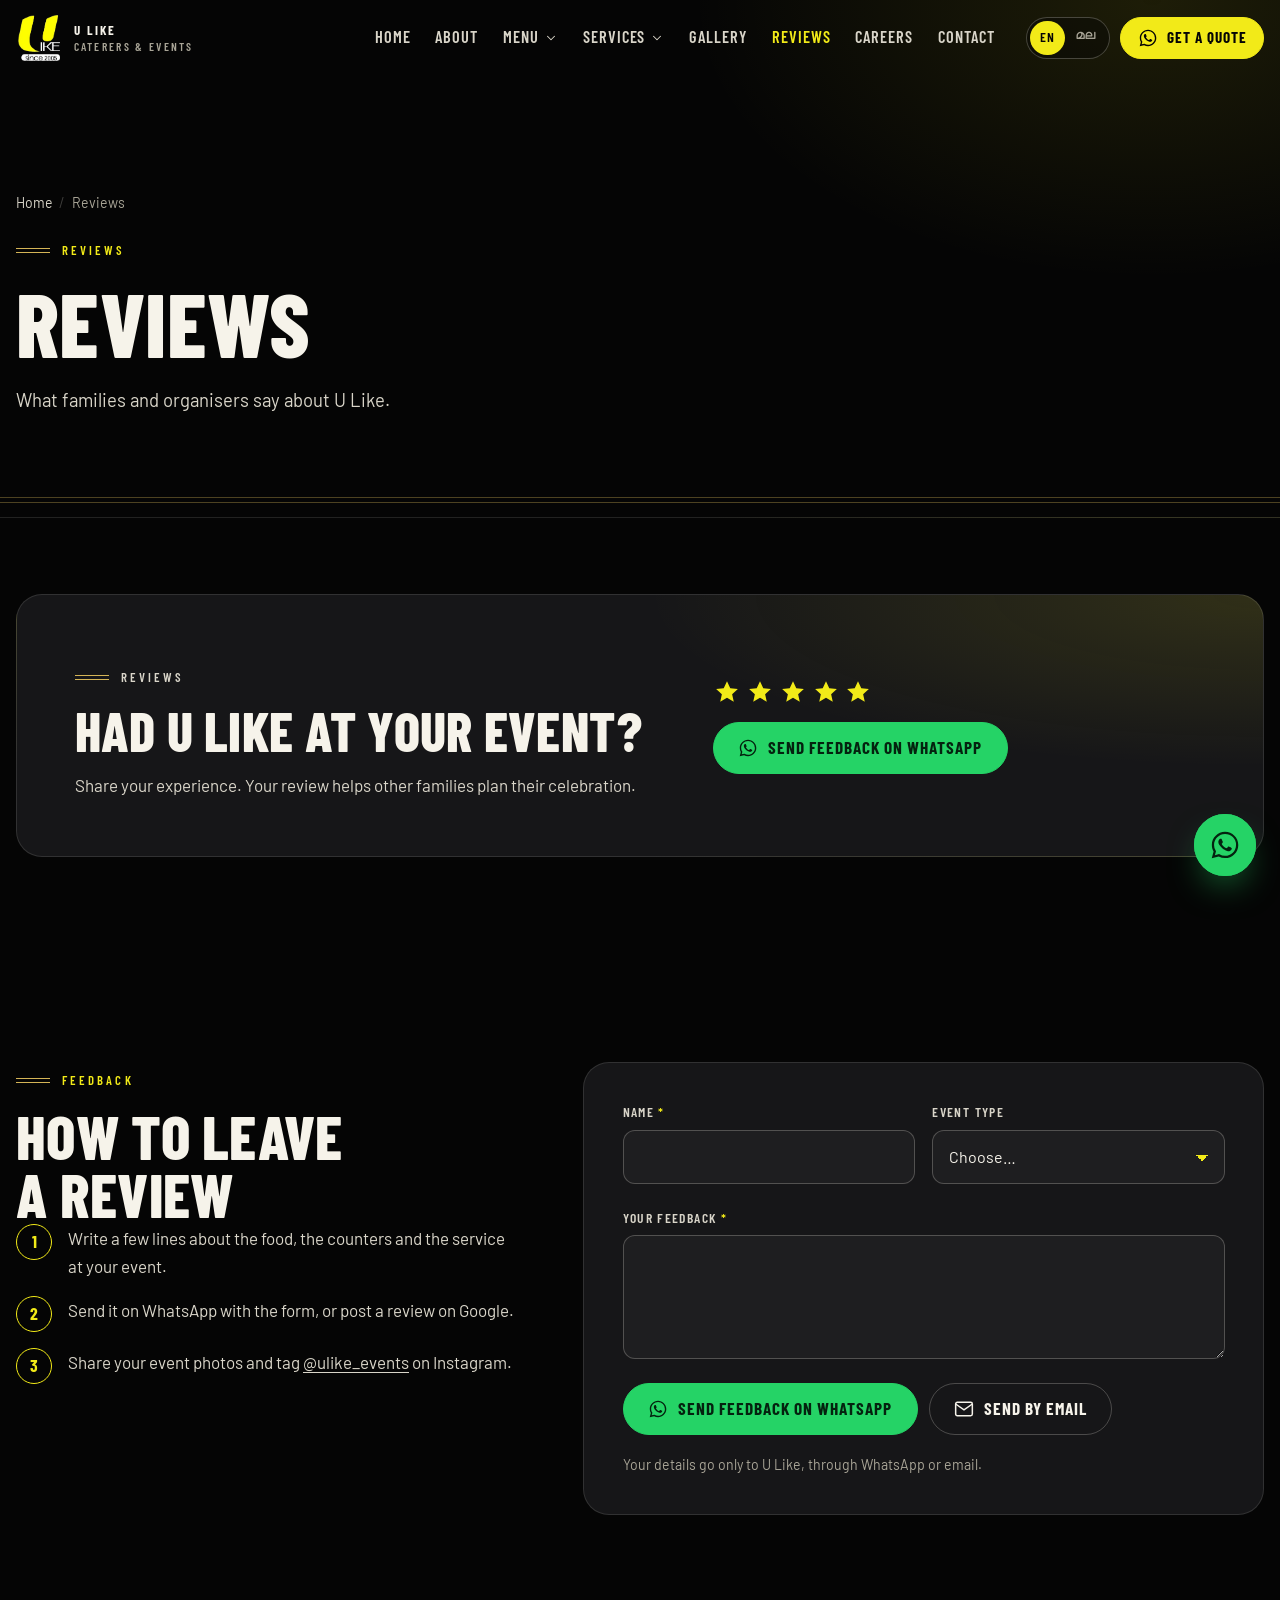
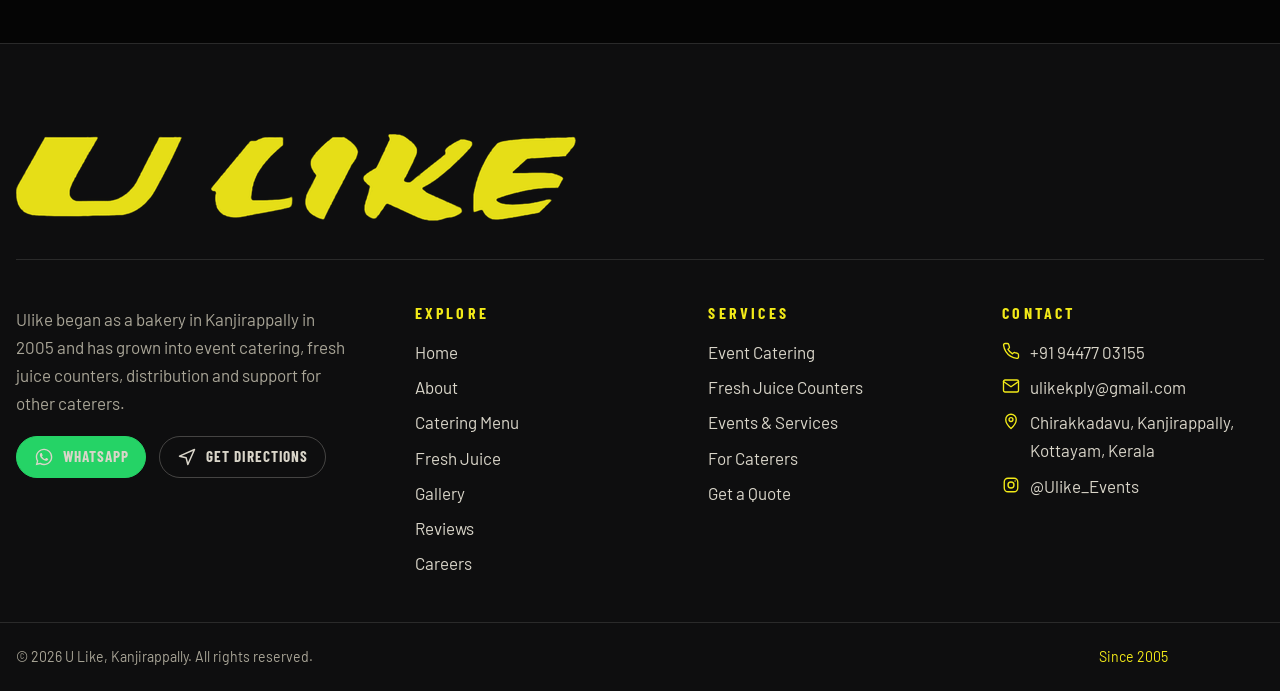
<file: reviews.html>
<!doctype html>
<html lang="en">
<head>
<meta charset="utf-8">
<meta name="viewport" content="width=device-width, initial-scale=1, viewport-fit=cover">
<title>Reviews | U Like Caterers & Events</title>
<meta name="claude:viewport-fit-sides" content="cover">
<meta name="description" content="Reviews of U Like Caterers & Events, Kanjirappally. Share your experience on Google or WhatsApp.">
<meta name="theme-color" content="#050505">
<meta name="color-scheme" content="dark">

<meta property="og:type" content="website">
<meta property="og:site_name" content="U Like Caterers & Events">
<meta property="og:title" content="Reviews | U Like Caterers & Events">
<meta property="og:description" content="Reviews of U Like Caterers & Events, Kanjirappally. Share your experience on Google or WhatsApp.">
<meta property="og:image" content="assets/img/og/ulike-og.jpg">
<meta property="og:image:width" content="1200"><meta property="og:image:height" content="630">
<meta property="og:locale" content="en_IN">
<meta name="twitter:card" content="summary_large_image">
<meta name="twitter:title" content="Reviews | U Like Caterers & Events">
<meta name="twitter:description" content="Reviews of U Like Caterers & Events, Kanjirappally. Share your experience on Google or WhatsApp.">
<meta name="twitter:image" content="assets/img/og/ulike-og.jpg">
<link rel="icon" href="favicon.ico" sizes="any">
<link rel="icon" type="image/png" sizes="32x32" href="assets/img/icons/favicon-32.png">
<link rel="apple-touch-icon" href="assets/img/icons/apple-touch-icon.png">
<link rel="manifest" href="site.webmanifest">
<link rel="preconnect" href="https://fonts.googleapis.com">
<link rel="preconnect" href="https://fonts.gstatic.com" crossorigin>
<link rel="stylesheet" href="https://fonts.googleapis.com/css2?family=Allura&family=Barlow+Condensed:wght@500;600;700;800&family=Barlow:ital,wght@0,400;0,500;0,600;1,400&family=Kalam:wght@400;700&family=Manjari:wght@400;700&display=swap">
<link rel="stylesheet" href="assets/css/tokens.css">
<link rel="stylesheet" href="assets/css/base.css">
<link rel="stylesheet" href="assets/css/components.css">
<link rel="stylesheet" href="assets/css/pages.css">
<script>(function(){var d=document.documentElement;d.classList.add('js');try{if(localStorage.getItem('ulike-lang')==='ml'){d.lang='ml';}}catch(e){}var rm=window.matchMedia&&matchMedia('(prefers-reduced-motion: reduce)').matches;try{if(!rm&&!localStorage.getItem('ulike-visited')){d.classList.add('show-preloader');}}catch(e){}try{if(!rm&&sessionStorage.getItem('ulike-wipe')==='1'){d.classList.add('wipe-enter');sessionStorage.removeItem('ulike-wipe');}}catch(e){}})();</script>

<script type="application/ld+json">{"@context": "https://schema.org", "@type": "FoodEstablishment", "name": "U Like Caterers & Events", "alternateName": ["U Like", "Ulike", "Ulike Caters and Events"], "description": "Event catering, live food counters and fresh juice counters in Kanjirappally, Kerala, since 2005.", "image": "assets/img/og/ulike-og.jpg", "logo": "assets/img/logo/ulike-logo.png", "telephone": "+919447703155", "email": "ulikekply@gmail.com", "foundingDate": "2005", "servesCuisine": ["Kerala", "Arabic", "Malabar", "Indian"], "address": {"@type": "PostalAddress", "streetAddress": "Chirakkadavu", "addressLocality": "Kanjirappally", "addressRegion": "Kerala", "addressCountry": "IN"}, "geo": {"@type": "GeoCoordinates", "latitude": 9.5262442, "longitude": 76.7750397}, "hasMap": "https://maps.app.goo.gl/ULbawqb2nt8uVe2U7", "sameAs": ["https://www.instagram.com/ulike_events/"]}</script><script type="application/ld+json">{"@context": "https://schema.org", "@type": "BreadcrumbList", "itemListElement": [{"@type": "ListItem", "position": 1, "name": "Home", "item": "/"}, {"@type": "ListItem", "position": 2, "name": "Reviews"}]}</script>
</head>
<body class="has-hero" data-page="reviews">
<div class="preloader" aria-hidden="true"><div class="preloader-inner"><img src="assets/img/logo/ulike-logo.png" width="141" height="152" alt=""><div class="preloader-bar"></div></div></div>

<a class="skip-link" href="#main" data-i18n="nav.skip">Skip to content</a>
<header class="site-header" data-header>
  <div class="wrap wrap--wide header-inner">
    <a class="brand" href="index.html" aria-label="U Like home">
      <img src="assets/img/logo/ulike-logo.png" width="141" height="152" alt="U Like logo, since 2005">
      <span class="brand-text"><b>U Like</b>Caterers &amp; Events</span>
    </a>
    <nav class="main-nav" aria-label="Main"><ul class="nav-list"><li><a class="nav-link" href="index.html" data-i18n="nav.home">Home</a></li><li><a class="nav-link" href="about.html" data-i18n="nav.about">About</a></li><li class="has-sub"><button class="nav-link" type="button" aria-expanded="false" aria-haspopup="true"><span data-i18n="nav.menu">Menu</span><svg viewBox="0 0 24 24" fill="none" stroke="currentColor" stroke-width="1.8" stroke-linecap="round" stroke-linejoin="round" aria-hidden="true" focusable="false"><path d="M6 9l6 6 6-6"/></svg></button><ul class="sub-menu"><li><a href="menu.html"><span data-i18n="nav.cateringMenu">Catering Menu</span><small data-i18n="nav.cateringMenuSub">All counters and dishes</small></a></li><li><a href="fresh-juice.html"><span data-i18n="nav.freshJuice">Fresh Juice</span><small data-i18n="nav.freshJuiceSub">24 drinks and juice counters</small></a></li></ul></li><li class="has-sub"><button class="nav-link" type="button" aria-expanded="false" aria-haspopup="true"><span data-i18n="nav.services">Services</span><svg viewBox="0 0 24 24" fill="none" stroke="currentColor" stroke-width="1.8" stroke-linecap="round" stroke-linejoin="round" aria-hidden="true" focusable="false"><path d="M6 9l6 6 6-6"/></svg></button><ul class="sub-menu"><li><a href="events.html"><span data-i18n="nav.events">Events & Services</span><small data-i18n="nav.eventsSub">Décor, lights, staff and more</small></a></li><li><a href="for-caterers.html"><span data-i18n="nav.caterers">For Caterers</span><small data-i18n="nav.caterersSub">Partner with Ulike</small></a></li></ul></li><li><a class="nav-link" href="gallery.html" data-i18n="nav.gallery">Gallery</a></li><li><a class="nav-link" href="reviews.html" aria-current="page" data-i18n="nav.reviews">Reviews</a></li><li><a class="nav-link" href="careers.html" data-i18n="nav.careers">Careers</a></li><li><a class="nav-link" href="contact.html" data-i18n="nav.contact">Contact</a></li></ul></nav>
    <div class="header-actions">
      <div class="lang-toggle" role="group" aria-label="Language"><button type="button" data-lang="en" aria-pressed="true" lang="en">EN</button><button type="button" data-lang="ml" aria-pressed="false" lang="ml">മല</button></div>
      <a class="btn btn--sm btn-quote" href="https://wa.me/919447703155?text=Hello%20U%20Like%21%20I%27d%20like%20to%20know%20more%20about%20your%20catering%20services." target="_blank" rel="noopener" data-open-quote data-magnetic><svg viewBox="0 0 24 24" aria-hidden="true" focusable="false"><path fill="currentColor" stroke="none" d="M12.04 2C6.58 2 2.13 6.45 2.13 11.91c0 1.75.46 3.45 1.32 4.95L2.05 22l5.25-1.38a9.9 9.9 0 0 0 4.74 1.21h.01c5.46 0 9.91-4.45 9.91-9.91C21.96 6.45 17.5 2 12.04 2zm0 18.15h-.01a8.2 8.2 0 0 1-4.19-1.15l-.3-.18-3.12.82.83-3.04-.2-.31a8.2 8.2 0 0 1-1.26-4.38c0-4.54 3.7-8.24 8.25-8.24 2.2 0 4.27.86 5.83 2.42a8.18 8.18 0 0 1 2.41 5.83c0 4.54-3.7 8.23-8.24 8.23zm4.52-6.16c-.25-.12-1.47-.72-1.69-.81-.23-.08-.39-.12-.56.12-.16.25-.64.81-.78.97-.14.17-.29.19-.54.06-.25-.12-1.05-.39-1.99-1.23-.74-.66-1.23-1.47-1.38-1.72-.14-.25-.02-.38.11-.51.11-.11.25-.29.37-.43.13-.15.17-.25.25-.42.08-.17.04-.31-.02-.43-.06-.12-.56-1.34-.76-1.84-.2-.48-.41-.42-.56-.43h-.48c-.17 0-.43.06-.66.31-.23.25-.86.85-.86 2.07 0 1.22.89 2.4 1.01 2.56.12.17 1.75 2.67 4.23 3.74.59.26 1.05.41 1.41.52.59.19 1.13.16 1.56.1.48-.07 1.47-.6 1.67-1.18.21-.58.21-1.07.14-1.18-.06-.1-.22-.16-.47-.28z"/></svg><span data-i18n="cta.quote">Get a Quote</span></a>
      <button class="menu-toggle" type="button" aria-expanded="false" aria-controls="mobile-menu" data-menu-open><span></span><span class="visually-hidden" data-i18n="nav.open">Open menu</span></button>
    </div>
  </div>
</header>
<div class="mobile-menu" id="mobile-menu" aria-hidden="true" data-mobile-menu>
  <div class="mobile-menu-top">
    <img src="assets/img/logo/ulike-logo.png" width="141" height="152" alt="U Like">
    <button class="icon-btn" type="button" data-menu-close><svg viewBox="0 0 24 24" fill="none" stroke="currentColor" stroke-width="1.8" stroke-linecap="round" stroke-linejoin="round" aria-hidden="true" focusable="false"><path d="M6 6l12 12M18 6L6 18"/></svg><span class="visually-hidden" data-i18n="nav.close">Close menu</span></button>
  </div>
  <ul class="mobile-nav"><li><a href="index.html"><span data-i18n="nav.home">Home</span></a></li><li><a href="about.html"><span data-i18n="nav.about">About</span></a></li><li><a href="menu.html"><span data-i18n="nav.cateringMenu">Catering Menu</span><small data-i18n="nav.cateringMenuSub">All counters and dishes</small></a></li><li><a href="fresh-juice.html"><span data-i18n="nav.freshJuice">Fresh Juice</span><small data-i18n="nav.freshJuiceSub">24 drinks and juice counters</small></a></li><li><a href="events.html"><span data-i18n="nav.events">Events & Services</span><small data-i18n="nav.eventsSub">Décor, lights, staff and more</small></a></li><li><a href="for-caterers.html"><span data-i18n="nav.caterers">For Caterers</span><small data-i18n="nav.caterersSub">Partner with Ulike</small></a></li><li><a href="gallery.html"><span data-i18n="nav.gallery">Gallery</span></a></li><li><a href="reviews.html" aria-current="page"><span data-i18n="nav.reviews">Reviews</span></a></li><li><a href="careers.html"><span data-i18n="nav.careers">Careers</span></a></li><li><a href="contact.html"><span data-i18n="nav.contact">Contact</span></a></li></ul>
  <div class="mobile-menu-foot">
    <div class="lang-toggle" role="group" aria-label="Language"><button type="button" data-lang="en" aria-pressed="true" lang="en">EN</button><button type="button" data-lang="ml" aria-pressed="false" lang="ml">മല</button></div>
    <a class="btn btn--wa btn--block" href="https://wa.me/919447703155?text=Hello%20U%20Like%21%20I%27d%20like%20to%20know%20more%20about%20your%20catering%20services." target="_blank" rel="noopener" data-open-quote><svg viewBox="0 0 24 24" aria-hidden="true" focusable="false"><path fill="currentColor" stroke="none" d="M12.04 2C6.58 2 2.13 6.45 2.13 11.91c0 1.75.46 3.45 1.32 4.95L2.05 22l5.25-1.38a9.9 9.9 0 0 0 4.74 1.21h.01c5.46 0 9.91-4.45 9.91-9.91C21.96 6.45 17.5 2 12.04 2zm0 18.15h-.01a8.2 8.2 0 0 1-4.19-1.15l-.3-.18-3.12.82.83-3.04-.2-.31a8.2 8.2 0 0 1-1.26-4.38c0-4.54 3.7-8.24 8.25-8.24 2.2 0 4.27.86 5.83 2.42a8.18 8.18 0 0 1 2.41 5.83c0 4.54-3.7 8.23-8.24 8.23zm4.52-6.16c-.25-.12-1.47-.72-1.69-.81-.23-.08-.39-.12-.56.12-.16.25-.64.81-.78.97-.14.17-.29.19-.54.06-.25-.12-1.05-.39-1.99-1.23-.74-.66-1.23-1.47-1.38-1.72-.14-.25-.02-.38.11-.51.11-.11.25-.29.37-.43.13-.15.17-.25.25-.42.08-.17.04-.31-.02-.43-.06-.12-.56-1.34-.76-1.84-.2-.48-.41-.42-.56-.43h-.48c-.17 0-.43.06-.66.31-.23.25-.86.85-.86 2.07 0 1.22.89 2.4 1.01 2.56.12.17 1.75 2.67 4.23 3.74.59.26 1.05.41 1.41.52.59.19 1.13.16 1.56.1.48-.07 1.47-.6 1.67-1.18.21-.58.21-1.07.14-1.18-.06-.1-.22-.16-.47-.28z"/></svg><span data-i18n="cta.quote">Get a Quote</span></a>
    <p class="contact-lines"><a href="tel:+919447703155" data-cfg="phone1">+91 94477 03155</a><br><a href="mailto:ulikekply@gmail.com" data-cfg="email">ulikekply@gmail.com</a></p>
  </div>
</div>
<main id="main" tabindex="-1">

<section class="page-hero page-hero--type">
  
  <div class="wrap wrap--wide">
    <ol class="breadcrumb" aria-label="Breadcrumb"><li><a href="index.html" data-i18n="nav.home">Home</a></li><li aria-current="page">Reviews</li></ol>
    <p class="eyebrow" data-i18n="share.eyebrow">Reviews</p>
    <h1 data-i18n="reviews.h1">Reviews</h1>
    <p class="lead" data-i18n="reviews.lead">What families and organisers say about U Like.</p>
    
  </div>
</section>

<section class="section section--tight" data-reviews-wrap hidden>
  <div class="wrap wrap--wide"><div class="reviews" data-reviews></div></div>
</section>

<section class="section section--tight">
  <div class="wrap wrap--wide"><div class="share-block rv">
  <div>
    <p class="eyebrow" data-i18n="share.eyebrow">Reviews</p>
    <h2 data-i18n="share.title" style="margin-top:1rem">Had U Like at your event?</h2>
    <p data-i18n="share.text">Share your experience. Your review helps other families plan their celebration.</p>
  </div>
  <div style="display:grid;gap:1rem;justify-items:start">
    <div class="stars" aria-hidden="true"><svg viewBox="0 0 24 24" fill="none" stroke="currentColor" stroke-width="1.8" stroke-linecap="round" stroke-linejoin="round" aria-hidden="true" focusable="false"><path d="M12 2.8l2.8 6 6.5.7-4.9 4.4 1.4 6.4L12 17l-5.8 3.3 1.4-6.4-4.9-4.4 6.5-.7z" fill="currentColor" stroke="none"/></svg><svg viewBox="0 0 24 24" fill="none" stroke="currentColor" stroke-width="1.8" stroke-linecap="round" stroke-linejoin="round" aria-hidden="true" focusable="false"><path d="M12 2.8l2.8 6 6.5.7-4.9 4.4 1.4 6.4L12 17l-5.8 3.3 1.4-6.4-4.9-4.4 6.5-.7z" fill="currentColor" stroke="none"/></svg><svg viewBox="0 0 24 24" fill="none" stroke="currentColor" stroke-width="1.8" stroke-linecap="round" stroke-linejoin="round" aria-hidden="true" focusable="false"><path d="M12 2.8l2.8 6 6.5.7-4.9 4.4 1.4 6.4L12 17l-5.8 3.3 1.4-6.4-4.9-4.4 6.5-.7z" fill="currentColor" stroke="none"/></svg><svg viewBox="0 0 24 24" fill="none" stroke="currentColor" stroke-width="1.8" stroke-linecap="round" stroke-linejoin="round" aria-hidden="true" focusable="false"><path d="M12 2.8l2.8 6 6.5.7-4.9 4.4 1.4 6.4L12 17l-5.8 3.3 1.4-6.4-4.9-4.4 6.5-.7z" fill="currentColor" stroke="none"/></svg><svg viewBox="0 0 24 24" fill="none" stroke="currentColor" stroke-width="1.8" stroke-linecap="round" stroke-linejoin="round" aria-hidden="true" focusable="false"><path d="M12 2.8l2.8 6 6.5.7-4.9 4.4 1.4 6.4L12 17l-5.8 3.3 1.4-6.4-4.9-4.4 6.5-.7z" fill="currentColor" stroke="none"/></svg></div>
    <div class="btn-row"><a class="btn" href="#" target="_blank" rel="noopener" data-cfg-href="review" hidden><svg viewBox="0 0 24 24" fill="none" stroke="currentColor" stroke-width="1.8" stroke-linecap="round" stroke-linejoin="round" aria-hidden="true" focusable="false"><path d="M12 2.8l2.8 6 6.5.7-4.9 4.4 1.4 6.4L12 17l-5.8 3.3 1.4-6.4-4.9-4.4 6.5-.7z" fill="currentColor" stroke="none"/></svg><span data-i18n="cta.reviewGoogle">Review us on Google</span></a>
      <a class="btn btn--wa" href="https://wa.me/919447703155?text=Hello%20U%20Like%21%20Here%20is%20my%20feedback%20about%20your%20service%20at%20our%20event%3A%0A" target="_blank" rel="noopener" data-track="feedback"><svg viewBox="0 0 24 24" aria-hidden="true" focusable="false"><path fill="currentColor" stroke="none" d="M12.04 2C6.58 2 2.13 6.45 2.13 11.91c0 1.75.46 3.45 1.32 4.95L2.05 22l5.25-1.38a9.9 9.9 0 0 0 4.74 1.21h.01c5.46 0 9.91-4.45 9.91-9.91C21.96 6.45 17.5 2 12.04 2zm0 18.15h-.01a8.2 8.2 0 0 1-4.19-1.15l-.3-.18-3.12.82.83-3.04-.2-.31a8.2 8.2 0 0 1-1.26-4.38c0-4.54 3.7-8.24 8.25-8.24 2.2 0 4.27.86 5.83 2.42a8.18 8.18 0 0 1 2.41 5.83c0 4.54-3.7 8.23-8.24 8.23zm4.52-6.16c-.25-.12-1.47-.72-1.69-.81-.23-.08-.39-.12-.56.12-.16.25-.64.81-.78.97-.14.17-.29.19-.54.06-.25-.12-1.05-.39-1.99-1.23-.74-.66-1.23-1.47-1.38-1.72-.14-.25-.02-.38.11-.51.11-.11.25-.29.37-.43.13-.15.17-.25.25-.42.08-.17.04-.31-.02-.43-.06-.12-.56-1.34-.76-1.84-.2-.48-.41-.42-.56-.43h-.48c-.17 0-.43.06-.66.31-.23.25-.86.85-.86 2.07 0 1.22.89 2.4 1.01 2.56.12.17 1.75 2.67 4.23 3.74.59.26 1.05.41 1.41.52.59.19 1.13.16 1.56.1.48-.07 1.47-.6 1.67-1.18.21-.58.21-1.07.14-1.18-.06-.1-.22-.16-.47-.28z"/></svg><span data-i18n="cta.feedbackWa">Send feedback on WhatsApp</span></a>
    </div>
  </div>
</div></div>
</section>

<section class="section">
  <div class="wrap wrap--wide quick-grid">
    <div class="quick-copy">
      <p class="eyebrow">Feedback</p>
      <h2 data-i18n="reviews.how" style="margin-top:1rem">How to leave a review</h2>
      <ol class="mini-steps" role="list">
        <li><b>1</b><span>Write a few lines about the food, the counters and the service at your event.</span></li>
        <li><b>2</b><span>Send it on WhatsApp with the form, or post a review on Google.</span></li>
        <li><b>3</b><span>Share your event photos and tag <a href="https://www.instagram.com/ulike_events/" target="_blank" rel="noopener">@ulike_events</a> on Instagram.</span></li>
      </ol>
    </div>
    <div class="form-panel" data-form="feedback" data-form-id="feedback"></div>
  </div>
</section>
</main>

<footer class="site-footer">
  <div class="wrap wrap--wide">
    <img class="footer-mark" src="assets/img/logo/ulike-wordmark-560.png" width="560" height="87" alt="U Like" loading="lazy">
    <div class="footer-grid">
      <div class="footer-about">
        <p data-i18n="footer.about">Ulike began as a bakery in Kanjirappally in 2005 and has grown into event catering, fresh juice counters, distribution and support for other caterers.</p>
        <div class="btn-row" style="margin-top:1.2rem">
          <a class="btn btn--wa btn--sm" href="https://wa.me/919447703155?text=Hello%20U%20Like%21%20I%27d%20like%20to%20know%20more%20about%20your%20catering%20services." target="_blank" rel="noopener" data-cfg-href="wa"><svg viewBox="0 0 24 24" aria-hidden="true" focusable="false"><path fill="currentColor" stroke="none" d="M12.04 2C6.58 2 2.13 6.45 2.13 11.91c0 1.75.46 3.45 1.32 4.95L2.05 22l5.25-1.38a9.9 9.9 0 0 0 4.74 1.21h.01c5.46 0 9.91-4.45 9.91-9.91C21.96 6.45 17.5 2 12.04 2zm0 18.15h-.01a8.2 8.2 0 0 1-4.19-1.15l-.3-.18-3.12.82.83-3.04-.2-.31a8.2 8.2 0 0 1-1.26-4.38c0-4.54 3.7-8.24 8.25-8.24 2.2 0 4.27.86 5.83 2.42a8.18 8.18 0 0 1 2.41 5.83c0 4.54-3.7 8.23-8.24 8.23zm4.52-6.16c-.25-.12-1.47-.72-1.69-.81-.23-.08-.39-.12-.56.12-.16.25-.64.81-.78.97-.14.17-.29.19-.54.06-.25-.12-1.05-.39-1.99-1.23-.74-.66-1.23-1.47-1.38-1.72-.14-.25-.02-.38.11-.51.11-.11.25-.29.37-.43.13-.15.17-.25.25-.42.08-.17.04-.31-.02-.43-.06-.12-.56-1.34-.76-1.84-.2-.48-.41-.42-.56-.43h-.48c-.17 0-.43.06-.66.31-.23.25-.86.85-.86 2.07 0 1.22.89 2.4 1.01 2.56.12.17 1.75 2.67 4.23 3.74.59.26 1.05.41 1.41.52.59.19 1.13.16 1.56.1.48-.07 1.47-.6 1.67-1.18.21-.58.21-1.07.14-1.18-.06-.1-.22-.16-.47-.28z"/></svg><span data-i18n="cta.whatsapp">WhatsApp</span></a>
          <a class="btn btn--ghost btn--sm" href="https://www.google.com/maps/dir/?api=1&destination=9.5262442%2C76.7750397" target="_blank" rel="noopener" data-cfg-href="directions"><svg viewBox="0 0 24 24" fill="none" stroke="currentColor" stroke-width="1.8" stroke-linecap="round" stroke-linejoin="round" aria-hidden="true" focusable="false"><path d="M3 11l18-8-8 18-2-8z"/></svg><span data-i18n="cta.directionsLong">Get Directions</span></a>
        </div>
      </div>
      <div>
        <h3 data-i18n="footer.explore">Explore</h3>
        <ul>
          <li><a href="index.html" data-i18n="nav.home">Home</a></li>
          <li><a href="about.html" data-i18n="nav.about">About</a></li>
          <li><a href="menu.html" data-i18n="nav.cateringMenu">Catering Menu</a></li>
          <li><a href="fresh-juice.html" data-i18n="nav.freshJuice">Fresh Juice</a></li>
          <li><a href="gallery.html" data-i18n="nav.gallery">Gallery</a></li>
          <li><a href="reviews.html" data-i18n="nav.reviews">Reviews</a></li>
          <li><a href="careers.html" data-i18n="nav.careers">Careers</a></li>
        </ul>
      </div>
      <div>
        <h3 data-i18n="footer.services">Services</h3>
        <ul>
          <li><a href="menu.html" data-i18n="card.catering">Event Catering</a></li>
          <li><a href="fresh-juice.html" data-i18n="card.juice">Fresh Juice Counters</a></li>
          <li><a href="events.html" data-i18n="nav.events">Events & Services</a></li>
          <li><a href="for-caterers.html" data-i18n="nav.caterers">For Caterers</a></li>
          <li><a href="contact.html" data-i18n="cta.quote">Get a Quote</a></li>
        </ul>
      </div>
      <div>
        <h3 data-i18n="footer.contact">Contact</h3>
        <ul class="footer-contact">
          <li><svg viewBox="0 0 24 24" fill="none" stroke="currentColor" stroke-width="1.8" stroke-linecap="round" stroke-linejoin="round" aria-hidden="true" focusable="false"><path d="M22 16.9v3a2 2 0 0 1-2.2 2 19.8 19.8 0 0 1-8.6-3.1 19.5 19.5 0 0 1-6-6A19.8 19.8 0 0 1 2.1 4.2 2 2 0 0 1 4.1 2h3a2 2 0 0 1 2 1.7c.1.9.4 1.8.7 2.7a2 2 0 0 1-.5 2.1L8 9.8a16 16 0 0 0 6 6l1.3-1.3a2 2 0 0 1 2.1-.4c.9.3 1.8.6 2.7.7a2 2 0 0 1 1.7 2z"/></svg><span><a href="tel:+919447703155" data-cfg="phone1" data-cfg-href="tel1">+91 94477 03155</a></span></li>
          <li><svg viewBox="0 0 24 24" fill="none" stroke="currentColor" stroke-width="1.8" stroke-linecap="round" stroke-linejoin="round" aria-hidden="true" focusable="false"><rect x="2" y="4" width="20" height="16" rx="2"/><path d="M22 6l-10 7L2 6"/></svg><a href="mailto:ulikekply@gmail.com" data-cfg="email" data-cfg-href="mailto">ulikekply@gmail.com</a></li>
          <li><svg viewBox="0 0 24 24" fill="none" stroke="currentColor" stroke-width="1.8" stroke-linecap="round" stroke-linejoin="round" aria-hidden="true" focusable="false"><path d="M12 22s-7-6.2-7-12a7 7 0 0 1 14 0c0 5.8-7 12-7 12z"/><circle cx="12" cy="10" r="2.6"/></svg><a href="https://maps.app.goo.gl/ULbawqb2nt8uVe2U7" target="_blank" rel="noopener" data-cfg="address" data-cfg-href="maps">Chirakkadavu, Kanjirappally, Kottayam, Kerala</a></li>
          <li data-cfg-wrap="hours" hidden><svg viewBox="0 0 24 24" fill="none" stroke="currentColor" stroke-width="1.8" stroke-linecap="round" stroke-linejoin="round" aria-hidden="true" focusable="false"><circle cx="12" cy="12" r="9"/><path d="M12 7v5l3 2"/></svg><span data-cfg="hours"></span></li>
          <li><svg viewBox="0 0 24 24" fill="none" stroke="currentColor" stroke-width="1.8" stroke-linecap="round" stroke-linejoin="round" aria-hidden="true" focusable="false"><rect x="3" y="3" width="18" height="18" rx="5"/><circle cx="12" cy="12" r="4"/><circle cx="17.5" cy="6.5" r="1" fill="currentColor" stroke="none"/></svg><ul style="gap:.2rem"><li data-ig="0"><a href="https://www.instagram.com/ulike_events/" target="_blank" rel="noopener">@Ulike_Events</a></li><li hidden data-ig="1"><a href="#" target="_blank" rel="noopener">U Like Catering Solutions</a></li></ul></li>
        </ul>
      </div>
    </div>
  </div>
  <div class="wrap wrap--wide footer-bottom">
    <span>© <span data-year>2026</span> U Like, Kanjirappally. <span data-i18n="footer.rights">All rights reserved.</span></span>
    <span data-cfg="footerCredit" hidden></span>
    <span class="yellow" data-i18n="trust.since">Since 2005</span>
  </div>
</footer>

<nav class="action-bar" aria-label="Quick contact">
  <a href="tel:+919447703155" data-cfg-href="tel1" data-track="call"><svg viewBox="0 0 24 24" fill="none" stroke="currentColor" stroke-width="1.8" stroke-linecap="round" stroke-linejoin="round" aria-hidden="true" focusable="false"><path d="M22 16.9v3a2 2 0 0 1-2.2 2 19.8 19.8 0 0 1-8.6-3.1 19.5 19.5 0 0 1-6-6A19.8 19.8 0 0 1 2.1 4.2 2 2 0 0 1 4.1 2h3a2 2 0 0 1 2 1.7c.1.9.4 1.8.7 2.7a2 2 0 0 1-.5 2.1L8 9.8a16 16 0 0 0 6 6l1.3-1.3a2 2 0 0 1 2.1-.4c.9.3 1.8.6 2.7.7a2 2 0 0 1 1.7 2z"/></svg><span data-i18n="cta.call">Call</span></a>
  <a class="is-wa" href="https://wa.me/919447703155?text=Hello%20U%20Like%21%20I%27d%20like%20to%20know%20more%20about%20your%20catering%20services." target="_blank" rel="noopener" data-cfg-href="wa" data-track="whatsapp"><svg viewBox="0 0 24 24" aria-hidden="true" focusable="false"><path fill="currentColor" stroke="none" d="M12.04 2C6.58 2 2.13 6.45 2.13 11.91c0 1.75.46 3.45 1.32 4.95L2.05 22l5.25-1.38a9.9 9.9 0 0 0 4.74 1.21h.01c5.46 0 9.91-4.45 9.91-9.91C21.96 6.45 17.5 2 12.04 2zm0 18.15h-.01a8.2 8.2 0 0 1-4.19-1.15l-.3-.18-3.12.82.83-3.04-.2-.31a8.2 8.2 0 0 1-1.26-4.38c0-4.54 3.7-8.24 8.25-8.24 2.2 0 4.27.86 5.83 2.42a8.18 8.18 0 0 1 2.41 5.83c0 4.54-3.7 8.23-8.24 8.23zm4.52-6.16c-.25-.12-1.47-.72-1.69-.81-.23-.08-.39-.12-.56.12-.16.25-.64.81-.78.97-.14.17-.29.19-.54.06-.25-.12-1.05-.39-1.99-1.23-.74-.66-1.23-1.47-1.38-1.72-.14-.25-.02-.38.11-.51.11-.11.25-.29.37-.43.13-.15.17-.25.25-.42.08-.17.04-.31-.02-.43-.06-.12-.56-1.34-.76-1.84-.2-.48-.41-.42-.56-.43h-.48c-.17 0-.43.06-.66.31-.23.25-.86.85-.86 2.07 0 1.22.89 2.4 1.01 2.56.12.17 1.75 2.67 4.23 3.74.59.26 1.05.41 1.41.52.59.19 1.13.16 1.56.1.48-.07 1.47-.6 1.67-1.18.21-.58.21-1.07.14-1.18-.06-.1-.22-.16-.47-.28z"/></svg><span data-i18n="cta.whatsapp">WhatsApp</span></a>
  <a href="https://www.google.com/maps/dir/?api=1&destination=9.5262442%2C76.7750397" target="_blank" rel="noopener" data-cfg-href="directions" data-track="directions"><svg viewBox="0 0 24 24" fill="none" stroke="currentColor" stroke-width="1.8" stroke-linecap="round" stroke-linejoin="round" aria-hidden="true" focusable="false"><path d="M3 11l18-8-8 18-2-8z"/></svg><span data-i18n="cta.directions">Directions</span></a>
</nav>
<a class="wa-float" href="https://wa.me/919447703155?text=Hello%20U%20Like%21%20I%27d%20like%20to%20know%20more%20about%20your%20catering%20services." target="_blank" rel="noopener" data-cfg-href="wa" data-track="whatsapp" aria-label="Chat with U Like on WhatsApp"><svg viewBox="0 0 24 24" aria-hidden="true" focusable="false"><path fill="currentColor" stroke="none" d="M12.04 2C6.58 2 2.13 6.45 2.13 11.91c0 1.75.46 3.45 1.32 4.95L2.05 22l5.25-1.38a9.9 9.9 0 0 0 4.74 1.21h.01c5.46 0 9.91-4.45 9.91-9.91C21.96 6.45 17.5 2 12.04 2zm0 18.15h-.01a8.2 8.2 0 0 1-4.19-1.15l-.3-.18-3.12.82.83-3.04-.2-.31a8.2 8.2 0 0 1-1.26-4.38c0-4.54 3.7-8.24 8.25-8.24 2.2 0 4.27.86 5.83 2.42a8.18 8.18 0 0 1 2.41 5.83c0 4.54-3.7 8.23-8.24 8.23zm4.52-6.16c-.25-.12-1.47-.72-1.69-.81-.23-.08-.39-.12-.56.12-.16.25-.64.81-.78.97-.14.17-.29.19-.54.06-.25-.12-1.05-.39-1.99-1.23-.74-.66-1.23-1.47-1.38-1.72-.14-.25-.02-.38.11-.51.11-.11.25-.29.37-.43.13-.15.17-.25.25-.42.08-.17.04-.31-.02-.43-.06-.12-.56-1.34-.76-1.84-.2-.48-.41-.42-.56-.43h-.48c-.17 0-.43.06-.66.31-.23.25-.86.85-.86 2.07 0 1.22.89 2.4 1.01 2.56.12.17 1.75 2.67 4.23 3.74.59.26 1.05.41 1.41.52.59.19 1.13.16 1.56.1.48-.07 1.47-.6 1.67-1.18.21-.58.21-1.07.14-1.18-.06-.1-.22-.16-.47-.28z"/></svg><span class="wa-tip" data-i18n="cta.chat">Chat with U Like</span></a>
<dialog class="dialog" id="quote-dialog" aria-labelledby="quote-dialog-title">
  <div class="dialog-head">
    <h2 id="quote-dialog-title" data-i18n="quote.title">Get a Quote</h2>
    <button class="icon-btn" type="button" data-dialog-close><svg viewBox="0 0 24 24" fill="none" stroke="currentColor" stroke-width="1.8" stroke-linecap="round" stroke-linejoin="round" aria-hidden="true" focusable="false"><path d="M6 6l12 12M18 6L6 18"/></svg><span class="visually-hidden" data-i18n="quote.close">Close</span></button>
  </div>
  <div class="dialog-body">
    <p class="muted" style="margin-bottom:1.2rem" data-i18n="quote.intro">Share your event details and we'll reply on WhatsApp.</p>
    <div data-form="quote" data-form-id="dlg"></div>
  </div>
</dialog>
<div class="page-wipe" aria-hidden="true"><div class="wipe-badge"><img src="assets/img/logo/ulike-logo.png" width="141" height="152" alt=""></div></div>
<script src="assets/js/site-config.js" defer></script>
<script src="assets/js/i18n.js" defer></script>
<script src="assets/js/reviews-data.js" defer></script>
<script src="assets/js/main.js" defer></script>
<script src="assets/js/whatsapp.js" defer></script>
<script src="assets/js/pages.js" defer></script>
</body>
</html>
</file>
<file: assets/css/tokens.css>
/* U LIKE design tokens
   Layout concept: a black "midnight feast" stage. Food photography is lit like cinema, U Like yellow
   is the single electric accent, and thin double gold kasavu lines mark the Kerala signature.
   The site deliberately commits to one dark visual world (no light theme). */
:root {
  color-scheme: dark;

  /* Colour */
  --ul-yellow: #F2EA18;        /* brand accent: headings, CTAs, highlights */
  --ul-yellow-deep: #D9D000;   /* hover / pressed */
  --ul-logo-yellow: #FAF800;   /* logo artwork only */
  --juice-gold: #FCCC06;       /* Fresh Juice world */
  --black: #050505;
  --charcoal: #0E0E0F;
  --card: #161618;
  --card-2: #1D1D20;
  --juice-night: #081C1C;
  --juice-night-2: #0C2626;
  --cream: #F6F3EA;
  --cream-2: #D9D5C9;
  --muted: #A9A597;            /* warm-biased grey, readable on black (AA) */
  --line: rgba(246, 243, 234, 0.12);
  --line-strong: rgba(246, 243, 234, 0.24);
  --kasavu: #D4B456;           /* kasavu gold for hairlines */
  --leaf: #2F7D32;
  --veg: #2E9B3E;
  --chilli: #D9381E;
  --whatsapp: #25D366;
  --whatsapp-deep: #1DA851;
  --focus: #F2EA18;

  /* Type */
  --f-display: "Barlow Condensed", "Manjari", "Arial Narrow", "Roboto Condensed", sans-serif;
  --f-body: "Barlow", "Manjari", "Segoe UI", Roboto, system-ui, sans-serif;
  --f-script: "Allura", "Segoe Script", cursive;
  --f-hand: "Kalam", "Manjari", "Comic Sans MS", cursive;
  --f-ml: "Manjari", "Noto Sans Malayalam", "Barlow", sans-serif;

  --t-hero: clamp(3.1rem, 9.2vw, 8.6rem);
  --t-h1: clamp(2.7rem, 7vw, 6rem);
  --t-h2: clamp(2.2rem, 4.8vw, 4.1rem);
  --t-h3: clamp(1.45rem, 2.2vw, 1.9rem);
  --t-lead: clamp(1.08rem, 1.45vw, 1.28rem);
  --t-body: 1.0625rem;
  --t-small: 0.9rem;
  --t-eyebrow: 0.8rem;

  /* Space & shape */
  --gutter: max(16px, env(safe-area-inset-left, 0px));
  --gutter-r: max(16px, env(safe-area-inset-right, 0px));
  --wrap: 1240px;
  --s-section: clamp(4.5rem, 10vw, 8.5rem);
  --r-sm: 10px;
  --r-md: 16px;
  --r-lg: 26px;
  --shadow-lift: 0 30px 60px -28px rgba(0, 0, 0, 0.85);
  --ease-out: cubic-bezier(0.22, 1, 0.36, 1);
  --ease-in-out: cubic-bezier(0.65, 0, 0.35, 1);
  --header-h: 76px;
  --bar-h: 0px; /* mobile action bar height, set in base.css */
}
</file>
<file: assets/css/base.css>
/* ---------- Reset & document ---------- */
*, *::before, *::after { box-sizing: border-box; }
html { -webkit-text-size-adjust: 100%; text-size-adjust: 100%; scroll-padding-top: calc(var(--header-h) + 64px); }
@media (prefers-reduced-motion: no-preference) { html { scroll-behavior: smooth; } }
body {
  margin: 0;
  min-height: 100vh;
  background: var(--black);
  color: var(--cream);
  font-family: var(--f-body);
  font-size: var(--t-body);
  line-height: 1.65;
  font-kerning: normal;
  -webkit-font-smoothing: antialiased;
  -moz-osx-font-smoothing: grayscale;
  overflow-x: clip;
  padding-bottom: var(--bar-h);
}
body::before { /* paints the safe-area band above the sticky header */
  content: ""; position: fixed; inset: 0 0 auto; height: env(safe-area-inset-top, 0px); z-index: 60; background: var(--black);
}
img, svg, video, canvas { display: block; max-width: 100%; }
img { height: auto; }
a { color: inherit; text-decoration-thickness: 1px; text-underline-offset: 0.2em; }
button, input, select, textarea { font: inherit; color: inherit; }
button { cursor: pointer; }
[hidden] { display: none !important; }
:focus-visible { outline: 2px solid var(--focus); outline-offset: 3px; border-radius: 4px; }
::selection { background: var(--ul-yellow); color: var(--black); }

h1, h2, h3, h4 { margin: 0; font-family: var(--f-display); font-weight: 800; line-height: 0.95; letter-spacing: 0.005em; text-wrap: balance; }
h1 { font-size: var(--t-h1); text-transform: uppercase; }
h2 { font-size: var(--t-h2); text-transform: uppercase; }
h3 { font-size: var(--t-h3); font-weight: 700; line-height: 1.05; }
p { margin: 0; text-wrap: pretty; }
ul[role="list"], ol[role="list"] { list-style: none; margin: 0; padding: 0; }

/* Malayalam mode: Malayalam glyphs need air, no forced caps or tracking */
html[lang="ml"] h1, html[lang="ml"] h2, html[lang="ml"] h3, html[lang="ml"] .eyebrow,
html[lang="ml"] .btn, html[lang="ml"] .nav-link, html[lang="ml"] .display {
  text-transform: none; letter-spacing: 0; line-height: 1.3;
}
html[lang="ml"] h1 { font-size: calc(var(--t-h1) * 0.62); }
html[lang="ml"] h2 { font-size: calc(var(--t-h2) * 0.66); }
html[lang="ml"] .hero-title { font-size: calc(var(--t-hero) * 0.5); }

/* ---------- Layout ---------- */
.wrap {
  width: 100%;
  max-width: calc(var(--wrap) + 2 * 16px);
  margin-inline: auto;
  padding-left: var(--gutter);
  padding-right: var(--gutter-r);
}
.wrap--wide { max-width: calc(1480px + 32px); }
.section { padding-block: var(--s-section); position: relative; }
.section--tight { padding-block: clamp(3rem, 6vw, 5rem); }
.section--charcoal { background: var(--charcoal); }
.section-head { display: grid; gap: 1.1rem; max-width: 760px; margin-bottom: clamp(2.2rem, 5vw, 3.6rem); }
.section-head--split { max-width: none; grid-template-columns: minmax(0, 1.1fr) minmax(0, 0.9fr); align-items: end; gap: 1.5rem 3rem; }
.section-head p { color: var(--cream-2); font-size: var(--t-lead); max-width: 60ch; }
@media (max-width: 820px) { .section-head--split { grid-template-columns: 1fr; } }

.eyebrow {
  display: inline-flex; align-items: center; gap: 0.75rem;
  font-family: var(--f-display); font-weight: 600; font-size: var(--t-eyebrow);
  letter-spacing: 0.24em; text-transform: uppercase; color: var(--ul-yellow);
}
.eyebrow::before { content: ""; width: 34px; height: 5px; border-block: 1px solid var(--kasavu); flex: none; }
.eyebrow--center::after { content: ""; width: 34px; height: 5px; border-block: 1px solid var(--kasavu); flex: none; }
.lead { font-size: var(--t-lead); color: var(--cream-2); line-height: 1.6; }
.muted { color: var(--muted); }
.yellow { color: var(--ul-yellow); }
.display { font-family: var(--f-display); font-weight: 800; text-transform: uppercase; line-height: 0.92; }
.script { font-family: var(--f-script); font-weight: 400; text-transform: none; letter-spacing: 0; }
.hand { font-family: var(--f-hand); text-transform: none; }

/* Kasavu divider: two thin gold lines, the border of a kasavu mundu */
.kasavu { height: 6px; border-block: 1px solid var(--kasavu); opacity: 0.75; width: 100%; }
.kasavu--short { width: 72px; }

.visually-hidden { position: absolute !important; width: 1px; height: 1px; overflow: hidden; clip: rect(0 0 0 0); clip-path: inset(50%); white-space: nowrap; }
.skip-link {
  position: fixed; left: var(--gutter); top: calc(env(safe-area-inset-top, 0px) + 8px); z-index: 200;
  background: var(--ul-yellow); color: var(--black); padding: 0.6rem 1rem; border-radius: 8px; font-weight: 600;
  transform: translateY(-160%); transition: transform 0.2s;
}
.skip-link:focus { transform: none; }

/* ---------- Buttons ---------- */
.btn {
  --btn-bg: var(--ul-yellow); --btn-fg: var(--black); --btn-bd: var(--ul-yellow);
  display: inline-flex; align-items: center; justify-content: center; gap: 0.6rem;
  min-height: 52px; padding: 0.75rem 1.5rem;
  background: var(--btn-bg); color: var(--btn-fg); border: 1.5px solid var(--btn-bd); border-radius: 999px;
  font-family: var(--f-display); font-weight: 700; font-size: 1.08rem; letter-spacing: 0.06em; text-transform: uppercase;
  text-decoration: none; line-height: 1; white-space: nowrap;
  transition: background 0.25s, color 0.25s, border-color 0.25s, transform 0.35s var(--ease-out), box-shadow 0.3s;
  will-change: transform;
}
.btn svg { width: 20px; height: 20px; flex: none; }
.btn:hover { --btn-bg: var(--cream); --btn-bd: var(--cream); box-shadow: 0 10px 30px -12px rgba(242, 234, 24, 0.55); }
.btn:active { transform: scale(0.97); }
.btn--ghost { --btn-bg: transparent; --btn-fg: var(--cream); --btn-bd: var(--line-strong); }
.btn--ghost:hover { --btn-bg: var(--cream); --btn-fg: var(--black); --btn-bd: var(--cream); }
.btn--wa { --btn-bg: var(--whatsapp); --btn-fg: #04220F; --btn-bd: var(--whatsapp); }
.btn--wa:hover { --btn-bg: #3BE07A; --btn-bd: #3BE07A; box-shadow: 0 10px 30px -12px rgba(37, 211, 102, 0.6); }
.btn--sm { min-height: 42px; padding: 0.5rem 1.05rem; font-size: 0.95rem; }
.btn--block { width: 100%; }
.btn-row { display: flex; flex-wrap: wrap; gap: 0.8rem; align-items: center; }
.link-arrow {
  display: inline-flex; align-items: center; gap: 0.5rem; font-family: var(--f-display); font-weight: 700;
  letter-spacing: 0.08em; text-transform: uppercase; color: var(--ul-yellow); text-decoration: none; font-size: 1rem;
}
.link-arrow svg { width: 18px; height: 18px; transition: transform 0.35s var(--ease-out); }
.link-arrow:hover svg { transform: translateX(5px); }

/* ---------- Header ---------- */
.site-header {
  position: sticky; top: env(safe-area-inset-top, 0px); z-index: 50;
  height: var(--header-h);
  transition: background 0.35s, border-color 0.35s, backdrop-filter 0.35s;
  border-bottom: 1px solid transparent;
}
.site-header.is-solid, .site-header--solid {
  background: rgba(5, 5, 5, 0.82); backdrop-filter: blur(14px) saturate(1.2); -webkit-backdrop-filter: blur(14px) saturate(1.2);
  border-bottom-color: var(--line);
}
.has-hero .site-header { margin-bottom: calc(var(--header-h) * -1); }
.header-inner { height: 100%; display: flex; align-items: center; gap: 1.25rem; }
.brand { display: flex; align-items: center; gap: 0.7rem; text-decoration: none; flex: none; }
.brand img { height: 50px; width: auto; }
.brand-text { font-family: var(--f-display); font-weight: 600; letter-spacing: 0.2em; font-size: 0.72rem; text-transform: uppercase; color: var(--muted); line-height: 1.25; }
.brand-text b { display: block; color: var(--cream); font-weight: 700; letter-spacing: 0.16em; font-size: 0.82rem; }

.main-nav { margin-left: auto; }
.nav-list { display: flex; align-items: center; gap: 0.15rem; list-style: none; margin: 0; padding: 0; }
.nav-link {
  display: inline-flex; align-items: center; gap: 0.3rem; padding: 0.55rem 0.7rem; border-radius: 8px;
  font-family: var(--f-display); font-weight: 600; font-size: 1.02rem; letter-spacing: 0.06em; text-transform: uppercase;
  color: var(--cream-2); text-decoration: none; background: none; border: 0; white-space: nowrap;
}
.nav-link:hover, .nav-link[aria-current="page"], .has-sub.is-current > .nav-link { color: var(--ul-yellow); }
.nav-link svg { width: 14px; height: 14px; transition: transform 0.25s; }
.has-sub { position: relative; }
.sub-menu {
  position: absolute; top: calc(100% + 6px); left: -8px; min-width: 230px; padding: 0.5rem;
  background: rgba(18, 18, 20, 0.97); border: 1px solid var(--line); border-radius: var(--r-md);
  box-shadow: var(--shadow-lift); list-style: none; margin: 0;
  opacity: 0; visibility: hidden; transform: translateY(-6px); transition: opacity 0.2s, transform 0.25s var(--ease-out), visibility 0.2s;
}
.has-sub.is-open .sub-menu, .has-sub:focus-within .sub-menu { opacity: 1; visibility: visible; transform: none; }
@media (hover: hover) { .has-sub:hover .sub-menu { opacity: 1; visibility: visible; transform: none; } .has-sub:hover > .nav-link svg { transform: rotate(180deg); } }
.sub-menu a { display: block; padding: 0.7rem 0.85rem; border-radius: 10px; text-decoration: none; color: var(--cream); font-weight: 500; }
.sub-menu a small { display: block; color: var(--muted); font-size: 0.82rem; font-weight: 400; }
.sub-menu a:hover, .sub-menu a[aria-current="page"] { background: rgba(242, 234, 24, 0.09); color: var(--ul-yellow); }

.header-actions { display: flex; align-items: center; gap: 0.6rem; }
.lang-toggle {
  display: inline-flex; border: 1px solid var(--line-strong); border-radius: 999px; padding: 3px; background: rgba(5,5,5,0.4);
}
.lang-toggle button {
  border: 0; background: transparent; color: var(--muted); border-radius: 999px; padding: 0.3rem 0.65rem; min-height: 34px;
  font-size: 0.85rem; font-weight: 600; font-family: var(--f-display); letter-spacing: 0.06em;
}
.lang-toggle button[lang="ml"] { font-family: var(--f-ml); letter-spacing: 0; }
.lang-toggle button[aria-pressed="true"] { background: var(--ul-yellow); color: var(--black); }
.menu-toggle {
  display: none; width: 48px; height: 48px; border-radius: 50%; border: 1px solid var(--line-strong); background: rgba(5,5,5,0.4);
  align-items: center; justify-content: center;
}
.menu-toggle span, .menu-toggle span::before, .menu-toggle span::after {
  display: block; width: 20px; height: 2px; background: var(--cream); position: relative; transition: transform 0.3s, background 0.3s;
}
.menu-toggle span::before, .menu-toggle span::after { content: ""; position: absolute; left: 0; }
.menu-toggle span::before { top: -6px; } .menu-toggle span::after { top: 6px; }

@media (max-width: 1180px) {
  .main-nav, .header-actions .btn-quote, .brand-text { display: none; }
  .menu-toggle { display: inline-flex; }
  .header-actions { margin-left: auto; }
}

/* Mobile full-screen menu */
.mobile-menu {
  position: fixed; inset: 0; z-index: 70; background: var(--black);
  padding: calc(env(safe-area-inset-top, 0px) + 18px) var(--gutter-r) calc(env(safe-area-inset-bottom, 0px) + 24px) var(--gutter);
  display: flex; flex-direction: column; overflow-y: auto;
  clip-path: circle(0% at calc(100% - 40px) 40px); visibility: hidden;
  transition: clip-path 0.6s var(--ease-in-out), visibility 0s linear 0.6s;
}
.mobile-menu.is-open { clip-path: circle(150% at calc(100% - 40px) 40px); visibility: visible; transition: clip-path 0.6s var(--ease-in-out), visibility 0s; }
.mobile-menu-top { display: flex; align-items: center; justify-content: space-between; margin-bottom: 1.5rem; }
.mobile-menu-top img { height: 48px; width: auto; }
.icon-btn {
  width: 48px; height: 48px; border-radius: 50%; border: 1px solid var(--line-strong); background: transparent;
  display: inline-flex; align-items: center; justify-content: center; color: var(--cream);
}
.icon-btn svg { width: 22px; height: 22px; }
.mobile-nav { list-style: none; margin: 0; padding: 0; display: grid; gap: 0.1rem; }
.mobile-nav a {
  display: flex; align-items: baseline; justify-content: space-between; gap: 1rem; text-decoration: none; padding: 0.35rem 0;
  font-family: var(--f-display); font-weight: 800; text-transform: uppercase; font-size: clamp(2rem, 9vw, 3rem); line-height: 1.05;
  border-bottom: 1px solid var(--line);
}
.mobile-nav a small { font-family: var(--f-body); font-weight: 500; font-size: 0.8rem; text-transform: none; color: var(--muted); letter-spacing: 0; }
.mobile-nav a[aria-current="page"] { color: var(--ul-yellow); }
html[lang="ml"] .mobile-nav a { text-transform: none; font-size: clamp(1.4rem, 6.4vw, 2rem); line-height: 1.5; }
.mobile-menu-foot { margin-top: auto; padding-top: 1.6rem; display: grid; gap: 0.9rem; }
.mobile-menu-foot .contact-lines { color: var(--muted); font-size: 0.95rem; }
.mobile-menu-foot .contact-lines a { color: var(--cream); text-decoration: none; }

/* ---------- Mobile action bar (Call · WhatsApp · Directions) ---------- */
.action-bar {
  position: fixed; left: 0; right: 0; bottom: 0; z-index: 45;
  display: none; grid-template-columns: repeat(3, 1fr);
  background: rgba(10, 10, 11, 0.94); backdrop-filter: blur(12px); -webkit-backdrop-filter: blur(12px);
  border-top: 1px solid var(--line);
  padding: 6px max(10px, env(safe-area-inset-right, 0px)) calc(6px + env(safe-area-inset-bottom, 0px)) max(10px, env(safe-area-inset-left, 0px));
  gap: 6px;
}
.action-bar a {
  display: flex; flex-direction: column; align-items: center; justify-content: center; gap: 2px; min-height: 52px; border-radius: 12px;
  text-decoration: none; font-family: var(--f-display); font-weight: 700; font-size: 0.82rem; letter-spacing: 0.08em; text-transform: uppercase; color: var(--cream);
}
.action-bar a svg { width: 22px; height: 22px; }
.action-bar a.is-wa { background: var(--whatsapp); color: #04220F; }
@media (max-width: 899px) {
  :root { --bar-h: calc(66px + env(safe-area-inset-bottom, 0px)); }
  .action-bar { display: grid; }
}

/* Floating WhatsApp (desktop) */
.wa-float {
  position: fixed; right: max(24px, calc(env(safe-area-inset-right, 0px) + 16px)); bottom: max(24px, calc(env(safe-area-inset-bottom, 0px) + 16px)); z-index: 45;
  width: 62px; height: 62px; border-radius: 50%; background: var(--whatsapp); color: #04220F;
  display: none; align-items: center; justify-content: center; text-decoration: none;
  box-shadow: 0 16px 36px -12px rgba(37, 211, 102, 0.65);
  transition: transform 0.35s var(--ease-out);
}
.wa-float svg { width: 32px; height: 32px; }
.wa-float::before {
  content: ""; position: absolute; inset: 0; border-radius: 50%; border: 2px solid var(--whatsapp);
  animation: waPulse 2.6s var(--ease-out) infinite;
}
.wa-float .wa-tip {
  position: absolute; right: calc(100% + 12px); top: 50%; transform: translate(8px, -50%); opacity: 0; pointer-events: none;
  background: var(--cream); color: var(--black); font-weight: 600; font-size: 0.9rem; padding: 0.45rem 0.8rem; border-radius: 8px; white-space: nowrap;
  transition: opacity 0.25s, transform 0.3s var(--ease-out);
}
.wa-float:hover { transform: scale(1.06); }
.wa-float:hover .wa-tip, .wa-float:focus-visible .wa-tip { opacity: 1; transform: translate(0, -50%); }
@keyframes waPulse { 0% { transform: scale(1); opacity: 0.8; } 80%, 100% { transform: scale(1.55); opacity: 0; } }
@media (min-width: 900px) { .wa-float { display: inline-flex; } }

/* ---------- Footer ---------- */
.site-footer { background: var(--charcoal); border-top: 1px solid var(--line); padding-top: clamp(3.5rem, 7vw, 6rem); position: relative; overflow: hidden; }
.footer-mark { width: min(560px, 80%); height: auto; opacity: 0.95; }
.footer-grid {
  display: grid; gap: 2.5rem 2rem; grid-template-columns: minmax(0, 1.4fr) repeat(3, minmax(0, 1fr));
  padding-block: 2.8rem; border-top: 1px solid var(--line); margin-top: 2.4rem;
}
.footer-grid h3 { font-size: 1rem; letter-spacing: 0.2em; text-transform: uppercase; color: var(--ul-yellow); margin-bottom: 1rem; font-weight: 700; }
.footer-grid ul { list-style: none; margin: 0; padding: 0; display: grid; gap: 0.45rem; }
.footer-grid a { text-decoration: none; color: var(--cream-2); }
.footer-grid a:hover { color: var(--ul-yellow); }
.footer-about p { color: var(--muted); max-width: 40ch; }
.footer-contact li { display: flex; gap: 0.6rem; align-items: flex-start; color: var(--cream-2); }
.footer-contact svg { width: 18px; height: 18px; flex: none; margin-top: 4px; color: var(--ul-yellow); }
.footer-bottom {
  display: flex; flex-wrap: wrap; gap: 0.6rem 1.5rem; justify-content: space-between; align-items: center;
  padding-block: 1.4rem calc(1.4rem + env(safe-area-inset-bottom, 0px)); border-top: 1px solid var(--line); color: var(--muted); font-size: 0.88rem;
}
@media (min-width: 900px) { .footer-bottom { padding-right: calc(var(--gutter-r) + 96px); } }
@media (max-width: 960px) { .footer-grid { grid-template-columns: repeat(2, minmax(0, 1fr)); } .footer-about { grid-column: 1 / -1; } }
@media (max-width: 520px) { .footer-grid { grid-template-columns: 1fr; } }

/* ---------- Preloader & page transition ---------- */
.preloader {
  position: fixed; inset: 0; z-index: 300; background: var(--black); display: grid; place-items: center;
  transition: opacity 0.5s var(--ease-out), visibility 0s linear 0.5s;
}
.preloader.is-done { opacity: 0; visibility: hidden; }
.preloader-inner { display: grid; justify-items: center; gap: 1.2rem; }
.preloader img { width: 112px; height: auto; animation: preIn 0.9s var(--ease-out) both; }
.preloader-bar { width: 140px; height: 2px; background: var(--line); overflow: hidden; border-radius: 2px; }
.preloader-bar::after { content: ""; display: block; height: 100%; width: 100%; background: var(--ul-yellow); transform-origin: left; animation: preBar 1s var(--ease-in-out) forwards; }
@keyframes preIn { from { opacity: 0; transform: scale(0.88); } to { opacity: 1; transform: none; } }
@keyframes preBar { from { transform: scaleX(0); } to { transform: scaleX(1); } }

.page-wipe {
  position: fixed; inset: 0; z-index: 250; pointer-events: none; display: grid; place-items: center;
  background: var(--ul-yellow);
  clip-path: polygon(100% 0, 100% 0, 100% 100%, 118% 100%); /* parked off the right edge, slanted */
}
/* the logo is never recoloured: it sits on its own black badge over the yellow wipe */
.wipe-badge { width: 132px; height: 132px; border-radius: 50%; background: var(--black); display: grid; place-items: center; opacity: 0; transform: scale(0.85); transition: opacity 0.2s, transform 0.4s var(--ease-out); }
.wipe-badge img { width: 76px; height: auto; }
.page-wipe.is-covering, .page-wipe.is-entering, html.wipe-enter .page-wipe { clip-path: polygon(-18% 0, 100% 0, 100% 100%, 0 100%); }
.page-wipe.is-covering { transition: clip-path 0.42s var(--ease-in-out); pointer-events: all; }
.page-wipe.is-covering .wipe-badge { opacity: 1; transform: none; transition-delay: 0.12s; }
.page-wipe.is-entering .wipe-badge, html.wipe-enter .wipe-badge { opacity: 1; transform: none; transition: none; }
.page-wipe.is-leaving { clip-path: polygon(-18% 0, -18% 0, 0 100%, 0 100%); transition: clip-path 0.55s var(--ease-in-out) 0.08s; }
.page-wipe.is-leaving .wipe-badge { opacity: 0; transition: opacity 0.2s; }
html:not(.show-preloader) .preloader { display: none; }

/* ---------- Reveal (content is visible by default; JS only hides what is below the fold) ---------- */
.rv-pending { opacity: 0; transform: translateY(28px); }
.rv-in { opacity: 1; transform: none; transition: opacity 0.8s var(--ease-out), transform 0.9s var(--ease-out); transition-delay: var(--rv-delay, 0s); }

@media (prefers-reduced-motion: reduce) {
  *, *::before, *::after { animation-duration: 0.01ms !important; animation-iteration-count: 1 !important; transition-duration: 0.01ms !important; }
  .rv-pending { opacity: 1; transform: none; }
}

/* Malayalam labels are longer: use the compact header earlier so nothing is clipped */
@media (max-width: 1560px) {
  html[lang="ml"] .main-nav, html[lang="ml"] .brand-text { display: none; }
  html[lang="ml"] .menu-toggle { display: inline-flex; }
  html[lang="ml"] .header-actions { margin-left: auto; }
}
@media (max-width: 1180px) { html[lang="ml"] .header-actions .btn-quote { display: none; } }
</file>
<file: assets/css/components.css>
/* ---------- Page hero (inner pages) ---------- */
.page-hero {
  position: relative; isolation: isolate; overflow: hidden;
  padding-top: calc(var(--header-h) + clamp(3.5rem, 9vw, 7.5rem)); padding-bottom: clamp(3.5rem, 8vw, 6.5rem);
  min-height: min(76vh, 720px); display: flex; align-items: flex-end;
}
.page-hero-media { position: absolute; inset: 0; z-index: -2; }
.page-hero-media img { width: 100%; height: 100%; object-fit: cover; object-position: var(--pos, 70% 50%); }
.page-hero::before {
  content: ""; position: absolute; inset: 0; z-index: -1;
  background:
    linear-gradient(90deg, rgba(5,5,5,0.96) 0%, rgba(5,5,5,0.82) 38%, rgba(5,5,5,0.25) 75%, rgba(5,5,5,0.35) 100%),
    linear-gradient(0deg, var(--black) 0%, rgba(5,5,5,0) 30%);
}
.page-hero .wrap { display: grid; gap: 1.2rem; }
.page-hero h1 { max-width: 13ch; }
.page-hero .lead { max-width: 52ch; }
.page-hero .btn-row { margin-top: 0.6rem; }
@media (max-width: 720px) {
  .page-hero { min-height: 0; }
  .page-hero::before { background: linear-gradient(0deg, rgba(5,5,5,1) 12%, rgba(5,5,5,0.78) 55%, rgba(5,5,5,0.55) 100%); }
}
.breadcrumb { display: flex; flex-wrap: wrap; gap: 0.4rem; list-style: none; margin: 0 0 0.4rem; padding: 0; font-size: 0.88rem; color: var(--muted); }
.breadcrumb li + li::before { content: "/"; margin-right: 0.4rem; color: var(--line-strong); }
.breadcrumb a { text-decoration: none; color: var(--cream-2); }
.breadcrumb a:hover { color: var(--ul-yellow); }

/* ---------- Trust strip ---------- */
.trust {
  border-block: 1px solid var(--line); background: var(--charcoal);
}
.trust-list { display: flex; flex-wrap: wrap; justify-content: space-between; gap: 0.8rem 1.6rem; padding-block: 1.3rem; list-style: none; margin: 0; }
.trust-list li {
  display: flex; align-items: center; gap: 0.7rem; font-family: var(--f-display); font-weight: 600; letter-spacing: 0.14em;
  text-transform: uppercase; font-size: 0.92rem; color: var(--cream-2);
}
.trust-list li::before { content: ""; width: 7px; height: 7px; background: var(--ul-yellow); transform: rotate(45deg); flex: none; }
.trust-list b { color: var(--ul-yellow); font-weight: 800; font-size: 1.15rem; letter-spacing: 0.04em; }

/* ---------- Cards ---------- */
.card {
  position: relative; display: flex; flex-direction: column; background: var(--card); border: 1px solid var(--line);
  border-radius: var(--r-lg); overflow: hidden; text-decoration: none; color: inherit; min-width: 0;
  transition: border-color 0.3s, box-shadow 0.4s;
}
.card:hover { border-color: rgba(242, 234, 24, 0.45); box-shadow: var(--shadow-lift); }
.card-media { position: relative; aspect-ratio: 4 / 3; overflow: hidden; background: var(--card-2); }
.card-media img { width: 100%; height: 100%; object-fit: cover; transition: transform 1.1s var(--ease-out); }
.card:hover .card-media img { transform: scale(1.06); }
.card-body { padding: 1.4rem 1.4rem 1.6rem; display: grid; gap: 0.6rem; align-content: start; flex: 1; }
.card-body h3 { text-transform: uppercase; }
.card-body p { color: var(--cream-2); font-size: 0.98rem; }
.card-body .link-arrow { margin-top: 0.5rem; }
.card-tag {
  position: absolute; left: 1rem; top: 1rem; z-index: 2; background: rgba(5,5,5,0.78); border: 1px solid var(--line-strong);
  color: var(--ul-yellow); font-family: var(--f-display); font-weight: 700; letter-spacing: 0.14em; text-transform: uppercase; font-size: 0.75rem;
  padding: 0.35rem 0.7rem; border-radius: 999px; backdrop-filter: blur(6px);
}
.grid { display: grid; gap: clamp(1rem, 2vw, 1.5rem); }
.grid-2 { grid-template-columns: repeat(auto-fit, minmax(min(100%, 420px), 1fr)); }
.grid-3 { grid-template-columns: repeat(auto-fit, minmax(min(100%, 300px), 1fr)); }
.grid-4 { grid-template-columns: repeat(auto-fit, minmax(min(100%, 240px), 1fr)); }

/* 3D tilt with glare (pointer devices only, set up in main.js) */
[data-tilt] { transform-style: preserve-3d; will-change: transform; }
[data-tilt].is-tilting { transition: transform 0.12s linear, border-color 0.3s, box-shadow 0.4s; }
[data-tilt]::after {
  content: ""; position: absolute; inset: 0; pointer-events: none; border-radius: inherit; z-index: 3;
  background: radial-gradient(circle at var(--gx, 50%) var(--gy, 50%), rgba(255, 250, 200, 0.16), transparent 45%);
  opacity: 0; transition: opacity 0.35s;
}
[data-tilt].is-tilting::after { opacity: 1; }

/* ---------- Marquee ---------- */
.marquee { overflow: hidden; border-block: 1px solid var(--line); padding-block: 1.1rem; background: var(--black); }
.marquee-track { display: flex; width: max-content; animation: marquee 60s linear infinite; }
.marquee:hover .marquee-track { animation-play-state: paused; }
.marquee-track span {
  font-family: var(--f-display); font-weight: 800; text-transform: uppercase; font-size: clamp(2rem, 5vw, 3.6rem); line-height: 1;
  color: transparent; -webkit-text-stroke: 1px rgba(246, 243, 234, 0.42); padding-inline: 1.4rem; white-space: nowrap;
  display: inline-flex; align-items: center; gap: 2.8rem;
}
.marquee-track span::after { content: ""; width: 12px; height: 12px; background: var(--ul-yellow); transform: rotate(45deg); }
.marquee-track span:nth-child(4n+2) { color: var(--ul-yellow); -webkit-text-stroke: 0; }
@keyframes marquee { to { transform: translateX(-50%); } }

/* ---------- 3D ring carousel ---------- */
.ring-stage {
  position: relative; height: clamp(420px, 56vw, 560px); perspective: 1400px; perspective-origin: 50% 35%;
  overflow: hidden; touch-action: pan-y; cursor: grab; user-select: none; -webkit-user-select: none;
  mask-image: linear-gradient(90deg, transparent 0, #000 9%, #000 91%, transparent 100%);
}
.ring-stage.is-dragging { cursor: grabbing; }
.ring {
  position: absolute; left: 50%; top: 50%; width: var(--card-w, 260px); height: var(--card-h, 360px);
  margin-left: calc(var(--card-w, 260px) / -2); margin-top: calc(var(--card-h, 360px) / -2);
  transform-style: preserve-3d;
}
.ring-card {
  position: absolute; inset: 0; border-radius: 22px; overflow: hidden; display: block; text-decoration: none; color: var(--cream);
  background: var(--card); border: 1px solid var(--line); backface-visibility: hidden; -webkit-backface-visibility: hidden;
  box-shadow: 0 30px 50px -30px rgba(0,0,0,0.9);
}
.ring-card img { width: 100%; height: 100%; object-fit: cover; pointer-events: none; }
.ring-card::after { content: ""; position: absolute; inset: 0; background: linear-gradient(0deg, rgba(5,5,5,0.92) 8%, rgba(5,5,5,0) 58%); }
.ring-card-label { position: absolute; left: 1.1rem; right: 1.1rem; bottom: 1.1rem; z-index: 2; display: grid; gap: 0.25rem; }
.ring-card-label strong { font-family: var(--f-display); font-weight: 800; text-transform: uppercase; font-size: 1.85rem; line-height: 0.95; }
.ring-card-label span { font-size: 0.85rem; color: var(--cream-2); }
.ring-card:focus-visible { outline: 3px solid var(--ul-yellow); outline-offset: -3px; }
.ring-card--type { background: radial-gradient(circle at 30% 20%, #2a2a10, #0d0d0c 70%); display: grid; place-items: center; }
.ring-hint { display: flex; justify-content: center; align-items: center; gap: 1rem; margin-top: 1.2rem; color: var(--muted); font-size: 0.9rem; }
.ring-hint button { width: 46px; height: 46px; }

/* ---------- Chips & tags ---------- */
.chip-row { display: flex; flex-wrap: wrap; gap: 0.55rem; }
.chip {
  display: inline-flex; align-items: center; gap: 0.45rem; min-height: 40px; padding: 0.4rem 0.95rem; border-radius: 999px;
  border: 1px solid var(--line-strong); background: transparent; color: var(--cream-2); font-size: 0.95rem; font-weight: 500; text-decoration: none;
  transition: background 0.2s, color 0.2s, border-color 0.2s;
}
.chip:hover { border-color: var(--ul-yellow); color: var(--cream); }
.chip[aria-pressed="true"], .chip.is-active { background: var(--ul-yellow); border-color: var(--ul-yellow); color: var(--black); }
.chip--static { cursor: default; }
.chip--static:hover { border-color: var(--line-strong); color: var(--cream-2); }

/* Indian veg / non-veg marks */
.food-mark { width: 16px; height: 16px; border: 1.6px solid currentColor; border-radius: 3px; display: inline-grid; place-items: center; flex: none; }
.food-mark::after { content: ""; width: 7px; height: 7px; border-radius: 50%; background: currentColor; }
.food-mark--veg { color: var(--veg); }
.food-mark--nonveg { color: var(--chilli); }
.food-mark--nonveg::after { border-radius: 0; width: 0; height: 0; background: none; border-left: 4px solid transparent; border-right: 4px solid transparent; border-bottom: 7px solid currentColor; }
.badge-live {
  display: inline-flex; align-items: center; gap: 0.35rem; font-family: var(--f-display); font-weight: 700; font-size: 0.72rem; letter-spacing: 0.16em;
  text-transform: uppercase; color: var(--black); background: var(--ul-yellow); padding: 0.18rem 0.5rem; border-radius: 4px;
}
.badge-live::before { content: ""; width: 6px; height: 6px; border-radius: 50%; background: var(--chilli); animation: blink 1.6s infinite; }
@keyframes blink { 50% { opacity: 0.25; } }

/* ---------- Forms ---------- */
.form { display: grid; gap: 1.1rem; }
.form-grid { display: grid; gap: 1rem 1.1rem; grid-template-columns: repeat(2, minmax(0, 1fr)); }
.form-grid .span-2 { grid-column: 1 / -1; }
@media (max-width: 640px) { .form-grid { grid-template-columns: 1fr; } }
.field { display: grid; gap: 0.4rem; min-width: 0; }
.field label, .field legend { font-family: var(--f-display); font-weight: 600; letter-spacing: 0.1em; text-transform: uppercase; font-size: 0.85rem; color: var(--cream-2); }
html[lang="ml"] .field label, html[lang="ml"] .field legend { text-transform: none; letter-spacing: 0; font-size: 0.95rem; }
.field .req { color: var(--ul-yellow); }
.input, .select, .textarea {
  width: 100%; min-height: 52px; padding: 0.8rem 1rem; border-radius: 12px; border: 1px solid var(--line-strong);
  background: rgba(255, 255, 255, 0.035); color: var(--cream); font-size: 1rem; transition: border-color 0.2s, background 0.2s;
}
.textarea { min-height: 110px; resize: vertical; line-height: 1.5; }
.select { appearance: none; -webkit-appearance: none; background-image: linear-gradient(45deg, transparent 50%, var(--ul-yellow) 50%), linear-gradient(135deg, var(--ul-yellow) 50%, transparent 50%); background-position: calc(100% - 22px) 52%, calc(100% - 16px) 52%; background-size: 6px 6px; background-repeat: no-repeat; padding-right: 2.5rem; }
.select option { background: #161618; color: var(--cream); }
.input::placeholder, .textarea::placeholder { color: rgba(169, 165, 151, 0.7); }
.input:hover, .select:hover, .textarea:hover { border-color: rgba(246, 243, 234, 0.4); }
.input:focus, .select:focus, .textarea:focus { outline: none; border-color: var(--ul-yellow); background: rgba(242, 234, 24, 0.05); box-shadow: 0 0 0 3px rgba(242, 234, 24, 0.18); }
.field.has-error .input, .field.has-error .select, .field.has-error .textarea { border-color: #FF6B5A; }
.field-error { color: #FF8A7A; font-size: 0.88rem; min-height: 0; }
.field-hint { color: var(--muted); font-size: 0.85rem; }
input[type="date"]::-webkit-calendar-picker-indicator { filter: invert(1) sepia(1) saturate(4) hue-rotate(10deg); cursor: pointer; }
fieldset { border: 0; padding: 0; margin: 0; min-width: 0; }
.check-grid { display: grid; grid-template-columns: repeat(auto-fill, minmax(min(100%, 210px), 1fr)); gap: 0.5rem; margin-top: 0.3rem; }
.check {
  position: relative; display: flex; align-items: center; gap: 0.6rem; padding: 0.65rem 0.8rem; border: 1px solid var(--line); border-radius: 10px;
  font-size: 0.95rem; cursor: pointer; transition: border-color 0.2s, background 0.2s; min-height: 46px;
}
.check input { position: absolute; opacity: 0; width: 1px; height: 1px; }
.check .box { width: 20px; height: 20px; border-radius: 6px; border: 1.5px solid var(--line-strong); flex: none; display: grid; place-items: center; transition: background 0.2s, border-color 0.2s; }
.check .box svg { width: 14px; height: 14px; color: var(--black); opacity: 0; }
.check:has(input:checked) { border-color: rgba(242, 234, 24, 0.6); background: rgba(242, 234, 24, 0.07); }
.check input:checked + .box { background: var(--ul-yellow); border-color: var(--ul-yellow); }
.check input:checked + .box svg { opacity: 1; }
.check input:focus-visible + .box { outline: 2px solid var(--focus); outline-offset: 2px; }
.form-actions { display: flex; flex-wrap: wrap; gap: 0.75rem; align-items: center; }
.form-note { color: var(--muted); font-size: 0.88rem; }
.form-success {
  display: grid; gap: 1rem; padding: clamp(1.4rem, 3vw, 2rem); border-radius: var(--r-lg); border: 1px solid rgba(37, 211, 102, 0.45);
  background: linear-gradient(160deg, rgba(37, 211, 102, 0.12), rgba(37, 211, 102, 0.02));
}
.form-success h3 { text-transform: uppercase; }
.form-panel { background: var(--card); border: 1px solid var(--line); border-radius: var(--r-lg); padding: clamp(1.3rem, 3.5vw, 2.4rem); }

/* ---------- Dialog (quote) ---------- */
.dialog {
  width: min(760px, calc(100vw - 24px)); max-height: min(92vh, 980px); padding: 0; border: 1px solid var(--line-strong); border-radius: var(--r-lg);
  background: #111113; color: var(--cream); box-shadow: 0 40px 120px rgba(0,0,0,0.8);
}
.dialog::backdrop { background: rgba(0, 0, 0, 0.72); backdrop-filter: blur(4px); }
.dialog[open] { animation: dlgIn 0.45s var(--ease-out); }
@keyframes dlgIn { from { opacity: 0; transform: translateY(24px) scale(0.98); } }
.dialog-head {
  position: sticky; top: 0; z-index: 2; display: flex; align-items: center; justify-content: space-between; gap: 1rem;
  padding: 1.1rem 1.4rem; background: #111113; border-bottom: 1px solid var(--line);
}
.dialog-head h2 { font-size: clamp(1.5rem, 4vw, 2.1rem); }
.dialog-body { padding: 1.4rem; }

/* ---------- Menu Builder tray ---------- */
.tray {
  position: fixed; z-index: 44; right: max(16px, calc(env(safe-area-inset-right, 0px) + 16px));
  bottom: calc(var(--bar-h) + 16px);
  width: min(400px, calc(100vw - 32px));
}
@media (min-width: 900px) { .tray { right: max(104px, calc(env(safe-area-inset-right, 0px) + 104px)); bottom: max(24px, calc(env(safe-area-inset-bottom, 0px) + 16px)); } }
.tray-toggle {
  margin-left: auto; display: flex; align-items: center; gap: 0.7rem; min-height: 56px; padding: 0.5rem 0.6rem 0.5rem 1.2rem; border-radius: 999px;
  background: var(--ul-yellow); color: var(--black); border: 0; font-family: var(--f-display); font-weight: 800; letter-spacing: 0.06em; text-transform: uppercase; font-size: 1.05rem;
  box-shadow: 0 18px 40px -14px rgba(242, 234, 24, 0.55);
}
.tray-count { min-width: 36px; height: 36px; border-radius: 999px; background: var(--black); color: var(--ul-yellow); display: grid; place-items: center; font-size: 1.05rem; padding-inline: 0.4rem; }
.tray-count.bump { animation: bump 0.45s var(--ease-out); }
@keyframes bump { 40% { transform: scale(1.35); } }
.tray-panel {
  margin-bottom: 0.8rem; background: #121214; border: 1px solid var(--line-strong); border-radius: 20px; box-shadow: 0 30px 80px rgba(0,0,0,0.75);
  max-height: min(62vh, 560px); display: flex; flex-direction: column; overflow: hidden;
}
.tray-panel-head { display: flex; justify-content: space-between; align-items: center; padding: 1rem 1.1rem; border-bottom: 1px solid var(--line); }
.tray-panel-head h3 { font-size: 1.35rem; text-transform: uppercase; }
.tray-list { overflow-y: auto; padding: 0.6rem 1.1rem; flex: 1; }
.tray-group + .tray-group { margin-top: 0.8rem; }
.tray-group h4 { font-family: var(--f-display); font-size: 0.8rem; letter-spacing: 0.2em; text-transform: uppercase; color: var(--ul-yellow); margin-bottom: 0.3rem; font-weight: 700; }
.tray-item { display: flex; justify-content: space-between; align-items: center; gap: 0.6rem; padding: 0.35rem 0; border-bottom: 1px dashed var(--line); font-size: 0.95rem; }
.tray-item button { width: 34px; height: 34px; border-radius: 50%; border: 1px solid var(--line); background: transparent; color: var(--muted); display: grid; place-items: center; flex: none; }
.tray-item button:hover { color: var(--cream); border-color: var(--cream); }
.tray-item button svg { width: 14px; height: 14px; }
.tray-foot { padding: 1rem 1.1rem; border-top: 1px solid var(--line); display: grid; gap: 0.6rem; }
.tray-empty { color: var(--muted); padding: 1rem 0; font-size: 0.95rem; }
.text-btn { background: none; border: 0; color: var(--muted); text-decoration: underline; text-underline-offset: 0.2em; padding: 0.4rem; font-size: 0.9rem; }
.text-btn:hover { color: var(--cream); }

/* ---------- Placeholders (owner drops in real media) ---------- */
.ph {
  position: relative; display: grid; place-items: center; text-align: center; gap: 0.4rem; padding: 1rem; height: 100%; min-height: 180px;
  background:
    radial-gradient(120% 90% at 20% 0%, rgba(242, 234, 24, 0.09), transparent 55%),
    repeating-linear-gradient(135deg, rgba(255,255,255,0.025) 0 12px, transparent 12px 24px),
    var(--card);
  border: 1px dashed rgba(246, 243, 234, 0.2); border-radius: inherit; color: var(--muted);
}
.ph svg { width: 34px; height: 34px; color: var(--ul-yellow); opacity: 0.8; margin-inline: auto; }
.ph strong { color: var(--cream-2); font-family: var(--f-display); font-weight: 700; letter-spacing: 0.08em; text-transform: uppercase; font-size: 0.95rem; }
.ph code { font-size: 0.72rem; color: var(--muted); word-break: break-all; background: rgba(0,0,0,0.35); padding: 0.15rem 0.4rem; border-radius: 4px; }

/* ---------- Lightbox ---------- */
.lightbox {
  position: fixed; inset: 0; z-index: 120; background: rgba(3, 3, 3, 0.96); display: grid; grid-template-rows: auto 1fr auto;
  padding: calc(env(safe-area-inset-top, 0px) + 12px) var(--gutter-r) calc(env(safe-area-inset-bottom, 0px) + 12px) var(--gutter);
}
.lightbox-top { display: flex; justify-content: space-between; align-items: center; gap: 1rem; color: var(--muted); }
.lightbox-stage { display: grid; place-items: center; min-height: 0; position: relative; touch-action: pan-y; }
.lightbox-stage img { max-height: 78vh; width: auto; border-radius: 12px; object-fit: contain; }
.lightbox-stage .ph { width: min(680px, 90vw); height: min(60vh, 520px); border-radius: 16px; }
.lightbox-nav { position: absolute; top: 50%; transform: translateY(-50%); }
.lightbox-nav.prev { left: 0; } .lightbox-nav.next { right: 0; }
.lightbox-cap { text-align: center; color: var(--cream-2); padding-top: 0.8rem; min-height: 2rem; }

/* ---------- FAQ ---------- */
.faq { display: grid; gap: 0.7rem; }
.faq details { border: 1px solid var(--line); border-radius: var(--r-md); background: var(--card); overflow: hidden; }
.faq summary {
  list-style: none; cursor: pointer; display: flex; justify-content: space-between; align-items: center; gap: 1rem;
  padding: 1.15rem 1.3rem; font-family: var(--f-display); font-weight: 700; font-size: 1.25rem; letter-spacing: 0.02em;
}
.faq summary::-webkit-details-marker { display: none; }
.faq summary::after { content: "+"; font-size: 1.6rem; color: var(--ul-yellow); transition: transform 0.3s; line-height: 1; }
.faq details[open] summary::after { transform: rotate(45deg); }
.faq details > div { padding: 0 1.3rem 1.25rem; color: var(--cream-2); }

/* ---------- Steps (real sequence) ---------- */
.steps { display: grid; grid-template-columns: repeat(auto-fit, minmax(min(100%, 240px), 1fr)); gap: 1rem; counter-reset: step; list-style: none; padding: 0; margin: 0; }
.steps li { position: relative; padding: 1.6rem 1.4rem; border-radius: var(--r-md); border: 1px solid var(--line); background: var(--card); counter-increment: step; }
.steps li::before {
  content: counter(step, decimal-leading-zero); display: block; font-family: var(--f-display); font-weight: 800; font-size: 3rem; line-height: 1;
  color: transparent; -webkit-text-stroke: 1px var(--ul-yellow); margin-bottom: 0.8rem;
}
.steps h3 { font-size: 1.35rem; text-transform: uppercase; margin-bottom: 0.4rem; }
.steps p { color: var(--cream-2); font-size: 0.97rem; }

/* ---------- Share-your-experience block ---------- */
.share-block {
  display: grid; grid-template-columns: minmax(0, 1.2fr) minmax(0, 1fr); gap: 2rem 3rem; align-items: center;
  padding: clamp(1.8rem, 5vw, 3.6rem); border-radius: var(--r-lg); border: 1px solid var(--line);
  background: radial-gradient(90% 120% at 100% 0%, rgba(242, 234, 24, 0.12), transparent 55%), var(--card);
}
.share-block h2 { font-size: clamp(2rem, 4.4vw, 3.4rem); }
.share-block p { color: var(--cream-2); margin-top: 0.9rem; }
.stars { display: flex; gap: 0.3rem; color: var(--ul-yellow); }
.stars svg { width: 28px; height: 28px; }
@media (max-width: 820px) { .share-block { grid-template-columns: 1fr; } }

/* ---------- Icon list cards (services) ---------- */
.icon-card {
  position: relative; display: grid; gap: 0.7rem; align-content: start; padding: 1.5rem 1.4rem 1.6rem; border-radius: var(--r-md);
  background: var(--card); border: 1px solid var(--line); min-width: 0; overflow: hidden;
}
.icon-card .ic { width: 52px; height: 52px; border-radius: 14px; display: grid; place-items: center; background: rgba(242, 234, 24, 0.1); color: var(--ul-yellow); }
.icon-card .ic svg { width: 26px; height: 26px; }
.icon-card h3 { font-size: 1.4rem; text-transform: uppercase; }
.icon-card p { color: var(--cream-2); font-size: 0.97rem; }

/* contact cards */
.contact-card { display: grid; gap: 0.5rem; align-content: start; padding: 1.5rem; border-radius: var(--r-md); background: var(--card); border: 1px solid var(--line); text-decoration: none; min-width: 0; }
.contact-card .ic { width: 48px; height: 48px; border-radius: 50%; display: grid; place-items: center; background: rgba(242, 234, 24, 0.1); color: var(--ul-yellow); margin-bottom: 0.4rem; }
.contact-card .ic svg { width: 24px; height: 24px; }
.contact-card.is-wa .ic { background: rgba(37, 211, 102, 0.14); color: var(--whatsapp); }
.contact-card strong { font-family: var(--f-display); font-size: 0.85rem; letter-spacing: 0.2em; text-transform: uppercase; color: var(--muted); font-weight: 600; }
.contact-card .big { font-family: var(--f-display); font-weight: 700; font-size: 1.5rem; line-height: 1.15; color: var(--cream); overflow-wrap: anywhere; }
.contact-card a { text-decoration: none; }
.contact-card a:hover { color: var(--ul-yellow); }
.copy-btn { justify-self: start; background: none; border: 1px solid var(--line); color: var(--muted); border-radius: 999px; padding: 0.3rem 0.75rem; font-size: 0.82rem; min-height: 34px; }
.copy-btn:hover { color: var(--cream); border-color: var(--cream); }
</file>
<file: assets/css/pages.css>
/* ================= HOME ================= */
.hero {
  position: relative; isolation: isolate; overflow: hidden;
  min-height: clamp(640px, 100svh, 980px);
  display: flex; align-items: center;
  padding-top: var(--header-h); padding-bottom: 5rem;
  background: radial-gradient(70% 80% at 78% 55%, rgba(255, 170, 40, 0.14), transparent 60%), var(--black);
}
.hero-poster { position: absolute; inset: 0 0 0 40%; z-index: -3; transition: opacity 1.4s var(--ease-out); }
.hero-poster img { width: 100%; height: 100%; object-fit: cover; object-position: 50% 45%; -webkit-mask-image: linear-gradient(90deg, transparent 0, #000 30%); mask-image: linear-gradient(90deg, transparent 0, #000 30%); }
.hero-gl { position: absolute; inset: 0; z-index: -2; opacity: 0; transition: opacity 1.4s var(--ease-out); }
.hero-canvas { width: 100%; height: 100%; }
.hero.is-3d .hero-gl { opacity: 1; }
.hero.is-3d .hero-poster { opacity: 0; }
.hero-shade { position: absolute; inset: 0; z-index: -1; pointer-events: none;
  background: linear-gradient(90deg, rgba(5,5,5,0.92) 0%, rgba(5,5,5,0.7) 32%, rgba(5,5,5,0) 60%), linear-gradient(0deg, var(--black) 0%, rgba(5,5,5,0) 22%); }
.hero-inner { position: relative; }
.hero-copy { max-width: 700px; display: grid; gap: 1.2rem; }
.hero-title { font-size: var(--t-hero); line-height: 0.86; letter-spacing: 0; text-transform: uppercase; margin-top: 0.4rem; }
.hero-title span { display: block; }
.hero-title .l2 { color: var(--ul-yellow); }
.hero-title .l3 { font-family: var(--f-body); font-weight: 500; text-transform: none; font-size: clamp(1.25rem, 2.3vw, 1.95rem); line-height: 1.2; color: var(--cream-2); margin-top: 0.9rem; letter-spacing: 0; }
html[lang="ml"] .hero-title .l3 { font-size: clamp(1.1rem, 2vw, 1.6rem); }
.hero-ml { font-family: var(--f-ml); color: var(--kasavu); font-size: 1.15rem; letter-spacing: 0.02em; }
.hero-lead { max-width: 48ch; }
.hero-copy .btn-row { margin-top: 0.6rem; }
.hero-badge {
  position: absolute; right: max(124px, calc(env(safe-area-inset-right, 0px) + 116px)); bottom: 2.6rem; width: 150px; height: 150px;
  display: grid; place-items: center; pointer-events: none;
}
.hero-badge svg { position: absolute; inset: 0; width: 100%; height: 100%; animation: spin 26s linear infinite; }
.hero-badge text { fill: var(--cream-2); font-family: var(--f-display); font-weight: 600; font-size: 13.5px; letter-spacing: 0.18em; }
.hero-badge span { font-family: var(--f-display); font-weight: 800; font-size: 2rem; color: var(--ul-yellow); }
@keyframes spin { to { transform: rotate(360deg); } }
.hero-scroll {
  position: absolute; left: 50%; bottom: 1.4rem; transform: translateX(-50%); display: grid; justify-items: center; gap: 0.5rem;
  text-decoration: none; font-family: var(--f-display); font-weight: 600; font-size: 0.75rem; letter-spacing: 0.3em; text-transform: uppercase; color: var(--muted);
}
.hero-scroll i { width: 1px; height: 40px; background: linear-gradient(var(--ul-yellow), transparent); animation: drop 2s var(--ease-in-out) infinite; transform-origin: top; }
@keyframes drop { 0% { transform: scaleY(0); } 50% { transform: scaleY(1); } 100% { transform: scaleY(1); opacity: 0; } }
@media (max-width: 820px) {
  .hero { align-items: flex-start; min-height: max(760px, 100svh); padding-top: calc(var(--header-h) + 1.4rem); padding-bottom: 34svh; }
  .hero-poster { inset: auto 0 0 0; height: 50%; }
  .hero-poster img { object-position: 50% 30%; -webkit-mask-image: linear-gradient(180deg, transparent 0, #000 35%); mask-image: linear-gradient(180deg, transparent 0, #000 35%); }
  .hero-shade { background: linear-gradient(180deg, rgba(5,5,5,0.94) 0%, rgba(5,5,5,0.82) 42%, rgba(5,5,5,0) 62%), linear-gradient(0deg, var(--black) 0%, rgba(5,5,5,0) 12%); }
  .hero-badge { width: 104px; height: 104px; bottom: auto; top: calc(var(--header-h) + 0.6rem); right: 12px; opacity: 0.85; }
  .hero-badge span { font-size: 1.4rem; }
  .hero-scroll { display: none; }
}
@media (max-width: 520px) { .hero-badge { display: none; } }

.counters-section { overflow: hidden; }

/* juice band */
.juice-band { background: radial-gradient(60% 70% at 80% 40%, rgba(252, 204, 6, 0.16), transparent 60%), var(--juice-night); overflow: hidden; }
.juice-band-grid { display: grid; grid-template-columns: minmax(0, 1.1fr) minmax(0, 0.9fr); gap: 2rem 4rem; align-items: center; }
.juice-word { display: grid; line-height: 0.8; margin: 1.2rem 0 1.4rem; }
.juice-word .script { font-size: clamp(4rem, 10vw, 8.6rem); color: var(--cream); line-height: 0.6; position: relative; z-index: 1; margin-left: 0.1em; }
.juice-word .display { font-size: clamp(5rem, 13vw, 11rem); color: var(--juice-gold); }
.juice-picks { margin: 1.6rem 0 2rem; }
.swatch { width: 14px; height: 14px; border-radius: 50%; background: var(--c); box-shadow: 0 0 0 2px rgba(255,255,255,0.15); flex: none; }
.juice-band-visual { --liquid: #FFAE00; display: grid; place-items: center; position: relative; }
.juice-band-visual::before { content: ""; position: absolute; width: 70%; aspect-ratio: 1; border-radius: 50%; background: radial-gradient(circle, color-mix(in srgb, var(--liquid) 45%, transparent), transparent 65%); filter: blur(10px); transition: background 0.8s; }
.bottle-svg { width: min(340px, 78%); height: auto; position: relative; filter: drop-shadow(0 40px 50px rgba(0,0,0,0.6)); }
.bottle-svg .wave { fill: var(--liquid); transition: fill 0.9s var(--ease-out); }
.bottle-svg .wave-back { opacity: 0.55; animation: waveX 7s linear infinite; }
.bottle-svg .wave-front { animation: waveX 4.5s linear infinite reverse; }
.bottle-svg .bubbles circle { fill: rgba(255,255,255,0.45); animation: rise 4s linear infinite; }
.bottle-svg .bubbles circle:nth-child(2) { animation-delay: -1.2s; } .bottle-svg .bubbles circle:nth-child(3) { animation-delay: -2.4s; }
.bottle-svg .bubbles circle:nth-child(4) { animation-delay: -0.6s; } .bottle-svg .bubbles circle:nth-child(5) { animation-delay: -3s; }
@keyframes waveX { to { transform: translateX(-130px); } }
@keyframes rise { 0% { transform: translateY(0); opacity: 0; } 15% { opacity: 1; } 100% { transform: translateY(-200px); opacity: 0; } }
@media (max-width: 860px) { .juice-band-grid { grid-template-columns: 1fr; } .juice-band-visual { order: -1; } .bottle-svg { width: min(240px, 60%); } }

/* quality band */
.quality { position: relative; isolation: isolate; overflow: hidden; min-height: 640px; display: flex; align-items: center; padding-block: clamp(4rem, 9vw, 7rem); }
.quality-media { position: absolute; inset: 0; z-index: -2; overflow: hidden; }
.quality-media img { width: 100%; height: 100%; object-fit: cover; object-position: 50% 80%; transform: scale(1.12); }
.quality::before { content: ""; position: absolute; inset: 0; z-index: -1; background: linear-gradient(90deg, rgba(5,5,5,0.88) 0%, rgba(5,5,5,0.4) 60%, rgba(5,5,5,0.2) 100%), linear-gradient(0deg, rgba(5,5,5,0.7), transparent 40%); }
.quality-card {
  max-width: 620px; display: grid; gap: 1.1rem; padding: clamp(1.6rem, 4vw, 2.8rem);
  background: rgba(8, 8, 9, 0.72); border: 1px solid var(--line); border-radius: var(--r-lg); backdrop-filter: blur(10px); -webkit-backdrop-filter: blur(10px);
}
.quality-card h2 { font-size: clamp(2.2rem, 4.6vw, 3.8rem); }
.quality-card p { color: var(--cream-2); }
.quality-card .btn-row { margin-top: 0.4rem; }

/* events teaser */
.events-teaser { overflow: hidden; isolation: isolate; background: radial-gradient(80% 60% at 50% 0%, rgba(120, 60, 10, 0.35), transparent 70%), var(--black); }
.bokeh { position: absolute; inset: 0; width: 100%; height: 100%; z-index: -1; pointer-events: none; }
.svc-mini { list-style: none; margin: 0; padding: 0; display: grid; grid-template-columns: repeat(auto-fit, minmax(min(100%, 220px), 1fr)); gap: 0.8rem; }
.svc-mini li {
  display: flex; align-items: center; gap: 0.9rem; padding: 1.05rem 1.15rem; border-radius: 14px; border: 1px solid var(--line);
  background: rgba(18, 18, 20, 0.62); backdrop-filter: blur(8px); -webkit-backdrop-filter: blur(8px);
  font-family: var(--f-display); font-weight: 700; font-size: 1.12rem; letter-spacing: 0.05em; text-transform: uppercase;
}
.svc-mini svg { width: 26px; height: 26px; color: var(--ul-yellow); flex: none; }

/* mosaic */
.mosaic { display: grid; grid-template-columns: repeat(12, minmax(0, 1fr)); grid-auto-rows: clamp(90px, 10.5vw, 150px); gap: clamp(0.6rem, 1.4vw, 1rem); }
.mosaic-item { position: relative; margin: 0; border-radius: var(--r-md); overflow: hidden; background: var(--card); }
.mosaic-item img { width: 100%; height: 100%; object-fit: cover; transition: transform 1.2s var(--ease-out); }
.mosaic-item:hover img { transform: scale(1.05); }
.mosaic-item figcaption, .masonry-item figcaption {
  position: absolute; left: 0.8rem; bottom: 0.8rem; right: 0.8rem; width: fit-content; max-width: calc(100% - 1.6rem);
  background: rgba(5,5,5,0.72); backdrop-filter: blur(6px); -webkit-backdrop-filter: blur(6px); padding: 0.35rem 0.75rem; border-radius: 999px; font-size: 0.85rem; color: var(--cream-2);
}
.m-a { grid-column: 1 / 8; grid-row: 1 / 4; } .m-b { grid-column: 8 / 13; grid-row: 1 / 3; } .m-c { grid-column: 8 / 13; grid-row: 3 / 5; }
.m-d { grid-column: 1 / 5; grid-row: 4 / 6; } .m-e { grid-column: 5 / 8; grid-row: 4 / 6; } .m-f { grid-column: 8 / 13; grid-row: 5 / 6; }
@media (max-width: 700px) {
  .mosaic { grid-template-columns: repeat(2, minmax(0, 1fr)); grid-auto-rows: 170px; }
  .mosaic-item { grid-column: auto !important; grid-row: auto !important; }
  .m-a { grid-column: 1 / -1 !important; grid-row: span 2 !important; }
}

/* quick quote */
.quick-grid { display: grid; grid-template-columns: minmax(0, 0.85fr) minmax(0, 1.15fr); gap: 2.5rem 4rem; align-items: start; }
.quick-copy { position: sticky; top: calc(var(--header-h) + 2rem); }
.quick-points { list-style: none; margin: 2rem 0 0; padding: 0; display: grid; gap: 0.9rem; }
.quick-points li { display: flex; gap: 0.8rem; align-items: center; color: var(--cream-2); }
.quick-points svg { width: 22px; height: 22px; color: var(--ul-yellow); flex: none; }
.quick-points a { color: var(--cream); }
@media (max-width: 900px) { .quick-grid { grid-template-columns: 1fr; } .quick-copy { position: static; } }

/* instagram band */
.ig-band { border-top: 1px solid var(--line); padding-block: clamp(3rem, 6vw, 4.5rem); background: var(--black); }
.ig-inner { display: flex; flex-wrap: wrap; align-items: end; justify-content: space-between; gap: 1.5rem 2rem; }
.ig-inner h2 { font-size: clamp(1.9rem, 4vw, 3rem); }
.ig-handle {
  display: inline-flex; align-items: center; gap: 0.9rem; text-decoration: none; font-family: var(--f-display); font-weight: 800;
  font-size: clamp(2rem, 6vw, 4.4rem); line-height: 1; color: var(--ul-yellow); overflow-wrap: anywhere;
}
.ig-handle svg { width: 0.8em; height: 0.8em; flex: none; }
.ig-handle:hover { color: var(--cream); }

/* ================= INNER PAGE HEROES ================= */
.page-hero--type { min-height: 0; background: radial-gradient(60% 90% at 90% 0%, rgba(242, 234, 24, 0.1), transparent 60%), var(--black); border-bottom: 1px solid var(--line); }
.page-hero--type::before { display: none; }
.page-hero--type::after { content: ""; position: absolute; left: 0; right: 0; bottom: 14px; height: 6px; border-block: 1px solid var(--kasavu); opacity: 0.35; }
.page-hero--events { isolation: isolate; }
.page-hero--events .bokeh--hero { z-index: 0; }
.page-hero--events .wrap { position: relative; z-index: 1; }
.page-hero--events .page-hero-media { left: 35%; }
.page-hero--events .page-hero-media img { -webkit-mask-image: linear-gradient(90deg, transparent, #000 35%); mask-image: linear-gradient(90deg, transparent, #000 35%); }
@media (max-width: 720px) { .page-hero--events .page-hero-media { left: 0; } }
.h-sm { font-size: clamp(1.9rem, 3.4vw, 2.7rem); text-transform: uppercase; }

/* ================= ABOUT ================= */
.about-intro { display: grid; grid-template-columns: minmax(0, 0.9fr) minmax(0, 1.1fr); gap: 2.5rem 5rem; align-items: start; }
.about-pull { position: sticky; top: calc(var(--header-h) + 2rem); }
.since-big { display: block; font-family: var(--f-display); font-weight: 800; font-size: clamp(6rem, 16vw, 13rem); line-height: 0.8; color: transparent; -webkit-text-stroke: 1.5px var(--ul-yellow); }
.pull { font-family: var(--f-display); font-weight: 600; font-size: clamp(1.6rem, 2.8vw, 2.3rem); line-height: 1.15; margin-top: 1.4rem; max-width: 22ch; }
.prose { display: grid; gap: 1.15rem; max-width: 65ch; }
.prose p { color: var(--cream-2); font-size: 1.08rem; }
@media (max-width: 860px) { .about-intro { grid-template-columns: 1fr; } .about-pull { position: static; } }
.timeline { list-style: none; margin: 0; padding: 0; display: grid; grid-template-columns: repeat(3, minmax(0, 1fr)); gap: 1.2rem; position: relative; }
.timeline::before { content: ""; position: absolute; left: 0; right: 0; top: 2.6rem; height: 6px; border-block: 1px solid var(--kasavu); opacity: 0.5; }
.timeline li { position: relative; display: grid; gap: 1.6rem; padding-right: 1rem; }
.tl-year { position: relative; display: inline-block; width: fit-content; font-family: var(--f-display); font-weight: 800; font-size: clamp(2.6rem, 5vw, 4rem); line-height: 1; color: var(--ul-yellow); background: var(--charcoal); padding-right: 1rem; }
.timeline h3 { font-size: 1.5rem; text-transform: uppercase; margin-bottom: 0.5rem; }
.timeline p { color: var(--cream-2); }
@media (max-width: 860px) { .timeline { grid-template-columns: 1fr; } .timeline::before { display: none; } .timeline li { gap: 0.6rem; padding-left: 1.2rem; border-left: 1px solid var(--kasavu); } }
.why-grid { display: grid; grid-template-columns: minmax(0, 1fr) minmax(0, 1fr); gap: 2.5rem 5rem; align-items: center; }
.why-media { margin: 0; border-radius: var(--r-lg); overflow: hidden; aspect-ratio: 5 / 5.5; }
.why-media img { width: 100%; height: 100%; object-fit: cover; }
@media (max-width: 860px) { .why-grid { grid-template-columns: 1fr; } .why-media { aspect-ratio: 4 / 3; } }
.values { list-style: none; margin: 0; padding: 0; display: grid; grid-template-columns: repeat(auto-fit, minmax(min(100%, 230px), 1fr)); gap: 0; border-top: 1px solid var(--line); }
.values li { display: grid; gap: 0.7rem; align-content: start; padding: 2rem 1.6rem 2rem 0; border-bottom: 1px solid var(--line); }
.values svg { width: 34px; height: 34px; color: var(--ul-yellow); }
.values h3 { font-size: 1.45rem; text-transform: uppercase; }
.values p { color: var(--cream-2); }

/* ================= MENU ================= */
.builder-intro { background: var(--charcoal); border-bottom: 1px solid var(--line); }
.builder-intro-inner { display: flex; flex-wrap: wrap; justify-content: space-between; align-items: center; gap: 1rem 2rem; padding-block: 1.6rem; }
.builder-intro h2 { font-size: clamp(1.5rem, 2.6vw, 2rem); margin-bottom: 0.3rem; }
.note { display: inline-flex; align-items: center; gap: 0.6rem; color: var(--muted); font-size: 0.95rem; }
.note svg { width: 20px; height: 20px; color: var(--ul-yellow); flex: none; }
.menu-toolbar {
  position: sticky; top: calc(env(safe-area-inset-top, 0px) + var(--header-h)); z-index: 40;
  background: rgba(5, 5, 5, 0.9); backdrop-filter: blur(14px); -webkit-backdrop-filter: blur(14px); border-bottom: 1px solid var(--line);
}
.menu-toolbar-inner { display: grid; grid-template-columns: minmax(0, 1fr); gap: 0.7rem; padding-block: 0.8rem; }
.menu-toolbar-inner > * { min-width: 0; }
.menu-tabs { display: flex; gap: 0.5rem; overflow-x: auto; scrollbar-width: none; padding-bottom: 2px; -webkit-overflow-scrolling: touch; }
.menu-tabs::-webkit-scrollbar { display: none; }
.menu-tabs .chip { white-space: nowrap; flex: none; }
.menu-tabs .chip.is-active { background: var(--ul-yellow); border-color: var(--ul-yellow); color: var(--black); }
.menu-filters { display: flex; flex-wrap: wrap; gap: 0.7rem 1rem; align-items: center; }
.search { position: relative; flex: 1 1 240px; max-width: 380px; }
.search svg { position: absolute; left: 0.95rem; top: 50%; transform: translateY(-50%); width: 18px; height: 18px; color: var(--muted); pointer-events: none; }
.search .input { padding-left: 2.6rem; min-height: 44px; border-radius: 999px; }
@media (max-width: 640px) {
  .menu-toolbar-inner { gap: 0.5rem; padding-block: 0.6rem; }
  .menu-filters { flex-wrap: nowrap; gap: 0.5rem; }
  .menu-filters .chip-row { flex-wrap: nowrap; overflow-x: auto; scrollbar-width: none; min-width: 0; }
  .menu-filters .chip-row::-webkit-scrollbar { display: none; }
  .menu-filters .chip { flex: none; min-height: 40px; }
  .search { flex: 0 0 42%; max-width: none; }
  .search .input { min-height: 40px; padding-left: 2.3rem; font-size: 0.95rem; }
  .search svg { left: 0.8rem; }
  .menu-tabs .chip { min-height: 36px; padding: 0.3rem 0.8rem; font-size: 0.9rem; }
}
.menu-cat { padding-block: clamp(3.5rem, 7vw, 6rem); border-bottom: 1px solid var(--line); scroll-margin-top: calc(var(--header-h) + 140px); }
.menu-cat-head { display: grid; grid-template-columns: minmax(0, 1fr) minmax(0, 1fr); gap: 2rem 4rem; align-items: center; }
.menu-cat:nth-child(even) .menu-cat-head { grid-template-columns: minmax(0, 1fr) minmax(0, 1fr); }
.menu-cat:nth-child(even) .menu-cat-media { order: 2; }
.menu-cat-media { position: relative; aspect-ratio: 4 / 3; border-radius: var(--r-lg); overflow: hidden; background: var(--card); }
.menu-cat-media > img { width: 100%; height: 100%; object-fit: cover; }
.menu-cat-inset { position: absolute; right: 1rem; bottom: 1rem; width: 34%; aspect-ratio: 1; border-radius: 16px; overflow: hidden; border: 3px solid var(--black); box-shadow: var(--shadow-lift); z-index: 3; }
.menu-cat-inset img { width: 100%; height: 100%; object-fit: cover; }
.menu-cat-strip { position: absolute; left: 1rem; right: 1rem; bottom: 1rem; display: flex; gap: 0.6rem; z-index: 3; }
.menu-cat-strip img { width: 26%; aspect-ratio: 1; object-fit: cover; border-radius: 12px; border: 3px solid var(--black); }
.menu-cat-media--type { display: grid; place-items: center; background: radial-gradient(70% 70% at 30% 30%, rgba(242, 234, 24, 0.16), transparent 70%), repeating-linear-gradient(135deg, rgba(255,255,255,0.025) 0 14px, transparent 14px 28px), var(--card); }
.type-art { font-family: var(--f-display); font-weight: 800; text-transform: uppercase; font-size: clamp(3rem, 7vw, 6rem); line-height: 0.9; color: var(--ul-yellow); text-align: center; padding: 1rem; position: relative; z-index: 1; }
.type-art--ghost { position: absolute; color: transparent; -webkit-text-stroke: 1px rgba(242, 234, 24, 0.35); transform: translate(10px, 10px); z-index: 0; }
.menu-cat-title { display: grid; gap: 0.9rem; }
.menu-cat-title h2 { font-size: clamp(2.6rem, 6vw, 5.2rem); }
.menu-cat-title .lead { max-width: 40ch; }
.cat-sub { display: block; font-size: 0.32em; letter-spacing: 0.2em; color: var(--muted); margin-top: 0.6rem; font-weight: 600; }
.hand { font-family: var(--f-hand); font-weight: 700; text-transform: none; letter-spacing: 0; color: var(--ul-yellow); text-shadow: 0 0 1px rgba(242,234,24,0.6), 2px 2px 0 rgba(255,255,255,0.05); }
.menu-cat-title h2.hand { font-size: clamp(3rem, 7vw, 6rem); line-height: 1; }
.menu-cat--chalk .menu-cat-media { border: 10px solid #3a2a1b; box-shadow: inset 0 0 0 1px rgba(255,255,255,0.08), var(--shadow-lift); }
.menu-cat--arabic .menu-cat-title h2 { color: var(--cream); }
.menu-cat--arabic .menu-cat-title h2::after { content: ""; display: block; width: 120px; height: 14px; margin-top: 0.8rem; background: radial-gradient(circle at 7px 7px, var(--kasavu) 3px, transparent 4px) 0 0 / 20px 14px repeat-x; opacity: 0.8; }
.menu-cat--desserts .menu-cat-title h2, .menu-cat--tea .menu-cat-title h2 { color: var(--cream); }
.menu-items { list-style: none; margin: 2.4rem 0 0; padding: 0; display: grid; grid-template-columns: repeat(auto-fill, minmax(min(100%, 270px), 1fr)); gap: 0.6rem; }
.menu-item {
  display: grid; grid-template-columns: minmax(0, 1fr) auto; align-items: center; gap: 0.6rem 1rem; padding: 0.8rem 0.8rem 0.8rem 1.1rem;
  border: 1px solid var(--line); border-radius: 14px; background: var(--card); transition: border-color 0.2s;
}
.menu-item:hover { border-color: rgba(246, 243, 234, 0.3); }
.mi-text { display: flex; flex-wrap: wrap; align-items: center; gap: 0.35rem 0.55rem; min-width: 0; }
.mi-name { font-weight: 600; font-size: 1.04rem; }
.mi-note { color: var(--muted); font-size: 0.85rem; }
.mi-add, .juice-add {
  display: inline-flex; align-items: center; gap: 0.35rem; min-height: 40px; padding: 0 0.85rem; border-radius: 999px; flex: none;
  border: 1px solid var(--line-strong); background: transparent; color: var(--cream);
  font-family: var(--f-display); font-weight: 700; font-size: 0.86rem; letter-spacing: 0.08em; text-transform: uppercase;
  transition: background 0.2s, color 0.2s, border-color 0.2s, transform 0.2s;
}
.mi-add svg, .juice-add svg { width: 15px; height: 15px; }
.mi-add:hover, .juice-add:hover { border-color: var(--ul-yellow); color: var(--ul-yellow); }
.mi-add[aria-pressed="true"], .juice-add[aria-pressed="true"] { background: var(--ul-yellow); border-color: var(--ul-yellow); color: var(--black); }
.mi-add:active, .juice-add:active { transform: scale(0.94); }
.menu-item:has(.mi-variants) { grid-column: span 2; }
@media (max-width: 640px) { .menu-item:has(.mi-variants) { grid-column: auto; } }
.mi-variants { grid-column: 1 / -1; display: flex; flex-wrap: wrap; gap: 0.4rem; }
.mi-variant {
  display: inline-flex; align-items: center; gap: 0.45rem; min-height: 38px; padding: 0 0.75rem; border-radius: 999px; border: 1px solid var(--line-strong);
  background: transparent; color: var(--cream-2); font-size: 0.92rem;
}
.mi-variant svg { width: 14px; height: 14px; }
.mi-variant[aria-pressed="true"] { background: rgba(242, 234, 24, 0.14); border-color: var(--ul-yellow); color: var(--cream); }
.mi-variant:hover { border-color: var(--ul-yellow); }
.menu-more { margin-top: 1rem; color: var(--muted); font-style: italic; }
.menu-empty { padding-block: 3rem; color: var(--muted); text-align: center; }
.mark-note { display: flex; gap: 0.6rem; align-items: center; color: var(--muted); font-size: 0.92rem; margin-bottom: 2rem; }
.mark-note svg { width: 18px; height: 18px; color: var(--veg); flex: none; }
.juice-cta {
  display: flex; flex-wrap: wrap; align-items: baseline; gap: 0.5rem 1.5rem; padding: clamp(1.6rem, 4vw, 2.6rem) clamp(1.4rem, 4vw, 3rem);
  border-radius: var(--r-lg); text-decoration: none; background: radial-gradient(60% 120% at 90% 50%, rgba(252, 204, 6, 0.2), transparent 60%), var(--juice-night);
  border: 1px solid rgba(252, 204, 6, 0.25); transition: border-color 0.3s;
}
.juice-cta:hover { border-color: var(--juice-gold); }
.juice-cta .script { font-size: clamp(3rem, 7vw, 5rem); line-height: 0.8; }
.juice-cta strong { font-size: clamp(3rem, 8vw, 6rem); color: var(--juice-gold); }
.juice-cta-text { display: inline-flex; align-items: center; gap: 0.8rem; color: var(--cream-2); font-size: 1.1rem; margin-left: auto; }
.steam-canvas { position: absolute; inset: 0; width: 100%; height: 100%; pointer-events: none; z-index: 2; }
@media (max-width: 860px) {
  .menu-cat-head, .menu-cat:nth-child(even) .menu-cat-head { grid-template-columns: 1fr; }
  .menu-cat:nth-child(even) .menu-cat-media { order: 0; }
}

/* ================= FRESH JUICE ================= */
.juice-hero { position: relative; isolation: isolate; overflow: hidden; background: var(--juice-night); padding-top: calc(var(--header-h) + clamp(2rem, 5vw, 3.5rem)); padding-bottom: clamp(3rem, 6vw, 5rem); }
.juice-hero-bg { position: absolute; inset: 0; z-index: -1; pointer-events: none;
  background:
    radial-gradient(40% 50% at 75% 45%, rgba(252, 204, 6, 0.22), transparent 70%),
    radial-gradient(2px 2px at 62% 18%, rgba(252,204,6,.9), transparent), radial-gradient(3px 3px at 80% 12%, rgba(252,204,6,.8), transparent),
    radial-gradient(2px 2px at 88% 30%, rgba(252,204,6,.7), transparent), radial-gradient(4px 4px at 70% 8%, rgba(252,204,6,.6), transparent),
    radial-gradient(2px 2px at 92% 60%, rgba(252,204,6,.6), transparent), radial-gradient(3px 3px at 58% 70%, rgba(252,204,6,.5), transparent); }
.juice-hero-grid { display: grid; grid-template-columns: minmax(0, 1fr) minmax(0, 1fr); gap: 2rem 3rem; align-items: center; }
.juice-hero-copy { display: grid; gap: 1rem; }
.juice-title { display: grid; line-height: 0.8; margin: 0.4rem 0 0.6rem; text-transform: none; }
.juice-title .script { font-size: clamp(4.6rem, 11vw, 9rem); color: var(--cream); line-height: 0.62; margin-left: 0.08em; position: relative; z-index: 1; }
.juice-title .display { font-size: clamp(5.6rem, 15vw, 12.5rem); color: var(--juice-gold); }
html[lang="ml"] .juice-title .display, html[lang="ml"] .juice-word .display { text-transform: uppercase; line-height: 0.8; }
.studio-panel { margin-top: 1rem; padding-top: 1.4rem; border-top: 1px solid rgba(252, 204, 6, 0.22); display: grid; gap: 0.9rem; }
.studio-label { font-family: var(--f-display); font-weight: 600; letter-spacing: 0.18em; text-transform: uppercase; font-size: 0.8rem; color: var(--muted); }
html[lang="ml"] .studio-label { letter-spacing: 0; text-transform: none; }
.studio-name { font-family: var(--f-display); font-weight: 800; text-transform: uppercase; font-size: clamp(2rem, 4vw, 3rem); line-height: 1; color: var(--ul-yellow); min-height: 1em; }
.swatches { display: grid; grid-template-columns: repeat(12, minmax(0, 1fr)); gap: 8px; max-width: 540px; }
.swatch-btn { aspect-ratio: 1; border-radius: 50%; border: 2px solid transparent; padding: 3px; background: none; transition: border-color 0.2s, transform 0.2s; min-width: 0; }
.swatch-btn i { display: block; width: 100%; height: 100%; border-radius: 50%; background: var(--c); box-shadow: inset 0 -4px 8px rgba(0,0,0,0.25), inset 0 3px 6px rgba(255,255,255,0.35); }
.swatch-btn:hover { transform: scale(1.12); }
.swatch-btn[aria-pressed="true"] { border-color: var(--cream); transform: scale(1.12); }
.juice-stage { position: relative; width: 100%; aspect-ratio: 4 / 5; max-height: 78vh; cursor: grab; touch-action: pan-y; }
.juice-stage:active { cursor: grabbing; }
.juice-canvas { position: absolute; inset: 0; width: 100%; height: 100%; opacity: 0; transition: opacity 1s var(--ease-out);
  -webkit-mask-image: radial-gradient(closest-side, #000 72%, transparent 100%); mask-image: radial-gradient(closest-side, #000 72%, transparent 100%); }
.juice-fallback { position: absolute; inset: 0; display: grid; place-items: center; transition: opacity 0.35s, visibility 0.35s; }
[data-juice-studio].is-3d .juice-canvas { opacity: 1; }
[data-juice-studio].is-3d .juice-fallback { opacity: 0; visibility: hidden; }
.glass-svg { width: min(300px, 70%); height: auto; filter: drop-shadow(0 30px 40px rgba(0,0,0,0.5)); overflow: visible; }
.glass-liquid, .glass-wave { fill: var(--liquid); transition: fill 0.8s var(--ease-out); }
.glass-wave { animation: waveX 3.5s linear infinite; }
.glass-svg g { transform-origin: 50% 100%; }
.is-pouring .glass-svg g { animation: pourUp 1.1s var(--ease-out); }
@keyframes pourUp { 0% { transform: translateY(70%); } 100% { transform: none; } }
@media (max-width: 900px) {
  .juice-hero-grid { grid-template-columns: 1fr; }
  .juice-stage { order: -1; aspect-ratio: 1; max-height: 58vh; }
  .swatches { grid-template-columns: repeat(8, minmax(0, 1fr)); }
}
.juice-grid { list-style: none; margin: 0; padding: 0; display: grid; grid-template-columns: repeat(auto-fill, minmax(min(100%, 180px), 1fr)); gap: 0.9rem; }
.juice-card {
  position: relative; display: grid; gap: 0.7rem; align-content: space-between; padding: 1rem; border-radius: 20px; border: 1px solid var(--line); overflow: hidden;
  background: #141416; background: linear-gradient(160deg, color-mix(in srgb, var(--c) 30%, #141416) 0%, #141416 72%);
  transition: border-color 0.25s, transform 0.35s var(--ease-out);
}
.juice-card:hover { border-color: color-mix(in srgb, var(--c) 70%, white); transform: translateY(-3px); }
.juice-card-pour { display: grid; justify-items: start; gap: 0.5rem; text-align: left; background: none; border: 0; padding: 0; color: var(--cream); }
.juice-icon { width: 58px; height: 58px; display: block; }
.juice-icon svg { width: 100%; height: 100%; }
.juice-name { font-family: var(--f-display); font-weight: 700; text-transform: uppercase; font-size: 1.25rem; line-height: 1.05; letter-spacing: 0.02em; }
.juice-note { color: var(--muted); font-size: 0.8rem; }
.juice-add { justify-self: start; }
.promise-grid { display: grid; grid-template-columns: repeat(auto-fit, minmax(min(100%, 380px), 1fr)); gap: 1rem; }
.promise-card { display: grid; gap: 0.8rem; align-content: start; padding: clamp(1.6rem, 4vw, 2.6rem); border-radius: var(--r-lg); background: var(--card); border: 1px solid var(--line); text-decoration: none; }
.promise-card p { color: var(--cream-2); }
.promise-card--b2b { background: radial-gradient(80% 120% at 100% 0%, rgba(252, 204, 6, 0.18), transparent 60%), var(--juice-night); border-color: rgba(252, 204, 6, 0.3); }
.promise-card--b2b:hover { border-color: var(--juice-gold); }

/* ================= EVENTS & B2B ================= */
.ic-inline svg { width: 26px; height: 26px; color: var(--ul-yellow); }
.events-rest { margin-top: 1rem; }
.occasions { display: grid; grid-template-columns: minmax(0, 0.8fr) minmax(0, 1.2fr); gap: 2rem 3rem; align-items: center; }
@media (max-width: 860px) { .occasions { grid-template-columns: 1fr; } }
.b2b-quote { margin: 0; padding-block: 1.6rem; border-block: 1px solid var(--line); display: grid; gap: 0.8rem; max-width: 900px; }
.b2b-quote p { font-family: var(--f-display); font-weight: 600; font-size: clamp(1.7rem, 3.4vw, 2.8rem); line-height: 1.12; }
.b2b-quote cite { font-style: normal; color: var(--muted); font-size: 0.92rem; letter-spacing: 0.06em; }

/* ================= GALLERY ================= */
.gallery-tabs { margin-bottom: 1.8rem; }
.masonry { display: grid; grid-template-columns: repeat(auto-fill, minmax(min(100%, 280px), 1fr)); grid-auto-rows: 230px; grid-auto-flow: dense; gap: 1rem; }
.masonry-item { position: relative; margin: 0; border-radius: var(--r-md); overflow: hidden; background: var(--card); min-width: 0; }
@media (min-width: 900px) { .masonry-item:nth-child(7n+1) { grid-column: span 2; grid-row: span 2; } }
.masonry-item > button { display: block; width: 100%; height: 100%; padding: 0; border: 0; background: none; cursor: zoom-in; border-radius: inherit; }
.masonry-item img { width: 100%; height: 100%; object-fit: cover; transition: transform 1s var(--ease-out); }
.masonry-item:hover img { transform: scale(1.04); }
.masonry-item.is-ph .ph { height: 100%; min-height: 0; border-radius: var(--r-md); }
.masonry-item.is-ph figcaption { display: none; }
.reels { display: grid; grid-template-columns: repeat(auto-fill, minmax(min(100%, 230px), 1fr)); gap: 1rem; }
.reel { position: relative; margin: 0; aspect-ratio: 9 / 16; border-radius: 22px; overflow: hidden; background: var(--card); }
.reel video { width: 100%; height: 100%; object-fit: cover; }
.reel .ph { border-radius: 22px; }
.reel figcaption { position: absolute; left: 1rem; right: 1rem; bottom: 1rem; color: var(--cream); font-weight: 600; text-shadow: 0 1px 8px rgba(0,0,0,0.6); }
.reel .ph + figcaption { display: none; }
.reel-sound { position: absolute; right: 0.8rem; top: 0.8rem; width: 44px; height: 44px; border-radius: 50%; border: 0; background: rgba(5,5,5,0.6); color: var(--cream); display: grid; place-items: center; }
.reel-sound svg { width: 18px; height: 18px; }
.reel-sound.is-on { background: var(--ul-yellow); color: var(--black); }
.reel--link a { position: absolute; inset: 0; display: grid; place-items: center; text-decoration: none; }
.reel-play { width: 64px; height: 64px; border-radius: 50%; background: var(--ul-yellow); color: var(--black); display: grid; place-items: center; }
.reel-play svg { width: 26px; height: 26px; }

/* ================= REVIEWS & CAREERS ================= */
.reviews { display: grid; gap: 1rem; }
.reviews-grid { display: grid; grid-template-columns: repeat(auto-fit, minmax(min(100%, 300px), 1fr)); gap: 1rem; }
.review { margin: 0; display: grid; gap: 1rem; align-content: start; padding: 1.6rem; border-radius: var(--r-md); background: var(--card); border: 1px solid var(--line); }
.review blockquote { margin: 0; font-size: 1.08rem; color: var(--cream); }
.review figcaption { color: var(--muted); font-size: 0.9rem; }
.review figcaption b { display: block; color: var(--cream); font-size: 1rem; }
.review--big blockquote { font-family: var(--f-display); font-weight: 600; font-size: clamp(1.6rem, 3vw, 2.4rem); line-height: 1.15; }
.review .stars span { color: var(--line-strong); } .review .stars span.on { color: var(--ul-yellow); }
.review .stars svg { width: 20px; height: 20px; }
.mini-steps { list-style: none; margin: 1.8rem 0 0; padding: 0; display: grid; gap: 1rem; }
.mini-steps li { display: flex; gap: 1rem; align-items: flex-start; color: var(--cream-2); }
.mini-steps b { flex: none; width: 36px; height: 36px; border-radius: 50%; border: 1px solid var(--ul-yellow); color: var(--ul-yellow); display: grid; place-items: center; font-family: var(--f-display); font-size: 1.1rem; }
.roles { display: grid; grid-template-columns: repeat(auto-fill, minmax(min(100%, 290px), 1fr)); gap: 1rem; }
.role { position: relative; display: grid; gap: 0.8rem; align-content: start; padding: 1.5rem; border-radius: var(--r-md); background: var(--card); border: 1px solid var(--line); }
.role-top { display: flex; flex-wrap: wrap; justify-content: space-between; gap: 0.5rem; align-items: center; }
.role-status { font-family: var(--f-display); font-weight: 700; letter-spacing: 0.12em; text-transform: uppercase; font-size: 0.75rem; padding: 0.25rem 0.6rem; border-radius: 999px; border: 1px solid rgba(242, 234, 24, 0.5); color: var(--ul-yellow); }
.role-status.is-open { background: var(--ul-yellow); color: var(--black); }
.role-type { color: var(--muted); font-size: 0.85rem; }
.role h3 { font-size: 1.55rem; text-transform: uppercase; }
.role p { color: var(--cream-2); font-size: 0.97rem; }

/* ================= CONTACT ================= */
.contact-phones { display: flex; flex-wrap: wrap; gap: 0.5rem 2.6rem; margin-top: 0.8rem; }
.contact-phones a { font-family: var(--f-display); font-weight: 800; font-size: clamp(2.2rem, 6.4vw, 4.8rem); line-height: 1; color: var(--ul-yellow); text-decoration: none; letter-spacing: 0.01em; }
.contact-phones a:hover { color: var(--cream); }
.contact-grid { display: grid; grid-template-columns: minmax(0, 1.25fr) minmax(0, 0.75fr); gap: 2rem; align-items: start; }
@media (max-width: 960px) { .contact-grid { grid-template-columns: 1fr; } }
.map-col { display: grid; gap: 1.2rem; }
.map-card { border-radius: var(--r-lg); overflow: hidden; border: 1px solid var(--line); background: var(--card); }
.map-art {
  position: relative; aspect-ratio: 4 / 3; display: grid; place-items: center;
  background:
    linear-gradient(115deg, transparent 46%, rgba(242,234,24,0.35) 46.5%, rgba(242,234,24,0.35) 48%, transparent 48.5%),
    linear-gradient(25deg, transparent 58%, rgba(246,243,234,0.14) 58.5%, rgba(246,243,234,0.14) 60%, transparent 60.5%),
    linear-gradient(160deg, transparent 30%, rgba(246,243,234,0.1) 30.5%, rgba(246,243,234,0.1) 31.5%, transparent 32%),
    repeating-linear-gradient(0deg, rgba(255,255,255,0.03) 0 1px, transparent 1px 32px),
    repeating-linear-gradient(90deg, rgba(255,255,255,0.03) 0 1px, transparent 1px 32px),
    radial-gradient(circle at 52% 48%, rgba(242,234,24,0.18), transparent 40%), #101012;
}
.map-art iframe { position: absolute; inset: 0; width: 100%; height: 100%; border: 0; filter: grayscale(0.2) contrast(1.05); }
.map-pin { width: 64px; height: 64px; border-radius: 50%; background: var(--ul-yellow); color: var(--black); display: grid; place-items: center; box-shadow: 0 0 0 10px rgba(242, 234, 24, 0.18), 0 0 0 22px rgba(242, 234, 24, 0.07); animation: pinPulse 2.6s ease-in-out infinite; }
.map-pin svg { width: 30px; height: 30px; }
@keyframes pinPulse { 50% { box-shadow: 0 0 0 16px rgba(242, 234, 24, 0.12), 0 0 0 34px rgba(242, 234, 24, 0.04); } }
.map-info { padding: 1.3rem; display: grid; gap: 1rem; }
.map-info p { color: var(--cream-2); }
.map-info b { color: var(--cream); font-family: var(--f-display); font-size: 1.3rem; letter-spacing: 0.04em; }
.contact-extra { list-style: none; margin: 0; padding: 0; display: grid; gap: 0.8rem; }
.contact-extra li { display: flex; gap: 0.8rem; align-items: flex-start; color: var(--cream-2); }
.contact-extra svg { width: 22px; height: 22px; color: var(--ul-yellow); flex: none; margin-top: 2px; }
.contact-extra a { color: var(--cream); }
.faq-wrap { max-width: 920px; }

/* ================= 404 ================= */
.page-404 { min-height: 70vh; display: flex; align-items: center; }
.e404 { display: grid; grid-template-columns: auto minmax(0, 1fr); gap: 2rem 3.5rem; align-items: center; }
.e404 > div { display: grid; gap: 1.1rem; }
.plate { width: clamp(150px, 22vw, 240px); height: auto; }
@media (max-width: 700px) { .e404 { grid-template-columns: 1fr; } }
</file>
